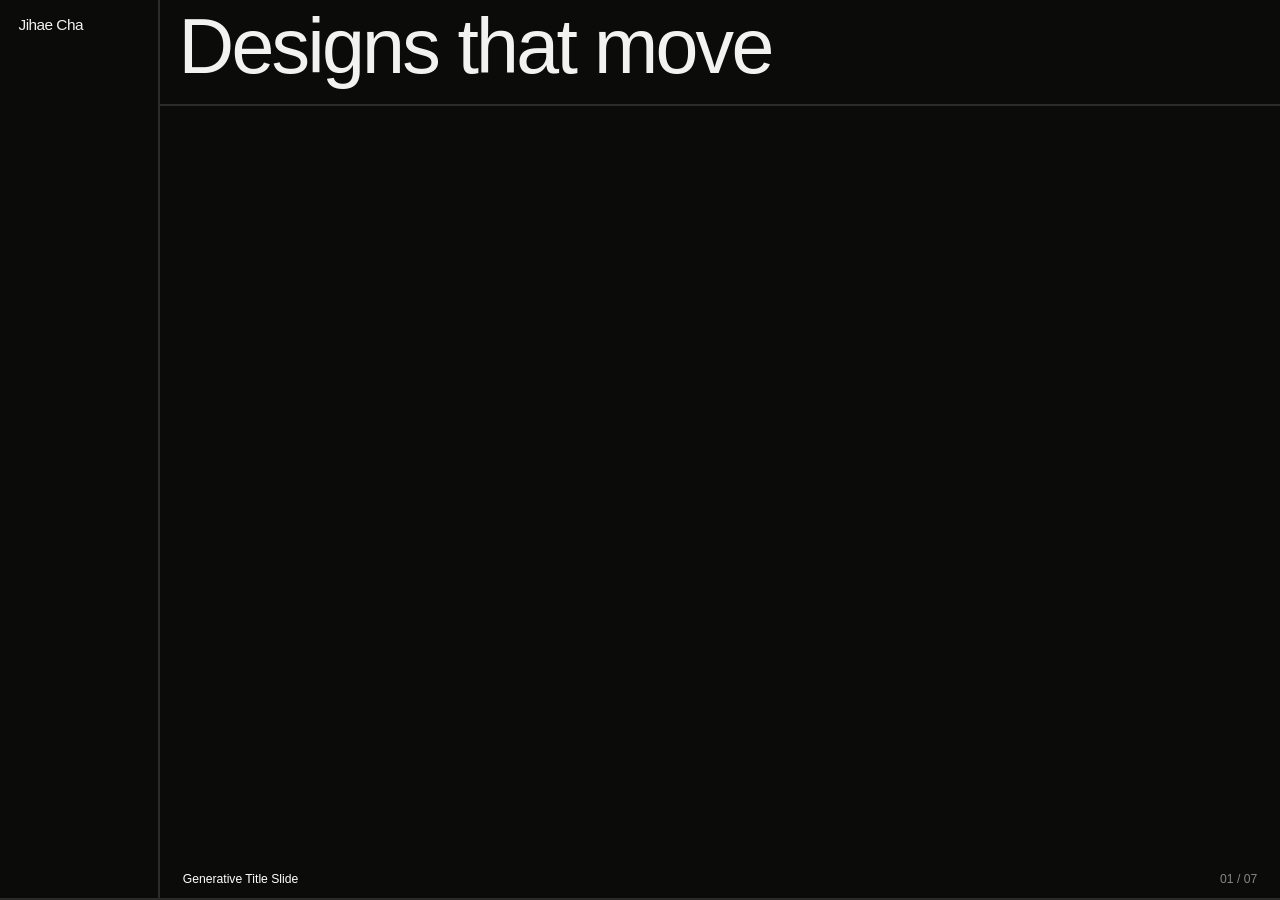
<file: index.html>
<!DOCTYPE html>
<html lang="en" data-theme="dark" data-mode="even" class="on-landing">
<head>
<meta charset="utf-8">
<meta name="viewport" content="width=device-width, initial-scale=1">
<!-- link preview: the landing's first screen -->
<meta name="description" content="Jihae Cha, designer">
<meta property="og:title" content="Jihae Cha">
<meta property="og:description" content="Jihae Cha, designer">
<meta property="og:type" content="website">
<meta property="og:url" content="https://jihaecha.nl/">
<meta property="og:image" content="https://jihaecha.nl/media/og.png">
<meta property="og:image:width" content="1200">
<meta property="og:image:height" content="630">
<meta name="twitter:card" content="summary_large_image">
<meta name="twitter:image" content="https://jihaecha.nl/media/og.png">
<title>Jihae Cha</title>
<!-- tab icon: a square drawn as a line, like the site's grid, its corners slightly rounded. Dark on light tabs, light on dark ones -->
<link rel="icon" type="image/svg+xml" href="data:image/svg+xml,%3Csvg xmlns='http://www.w3.org/2000/svg' viewBox='0 0 32 32'%3E%3Cstyle%3Erect%7Bfill:none;stroke:%23121211%7D@media (prefers-color-scheme:dark)%7Brect%7Bstroke:%23f2f2f0%7D%7D%3C/style%3E%3Crect x='4' y='4' width='24' height='24' rx='4' stroke-width='2.5'/%3E%3C/svg%3E">
<link rel="preconnect" href="https://api.fontshare.com" crossorigin>
<link rel="stylesheet" href="https://api.fontshare.com/v2/css?f[]=switzer@300,400,500&display=swap">
<link rel="stylesheet" href="subpage/lock.css?v=2">
<style>

  :root{
    --rule:#e6e6e4;
    --rule-flash:#000000;
    --rule-on:#dcdcda;
    --rule-idle:#e6e6e4;
    --ink:#121211;
    --ink-soft:#8e8e89;
    --paper:#ffffff;
    --shot-bg:#f4f4f2;
    --split:38%;
    --tscale:1.12;   /* Shared, the starting mode: text a step larger (was 1) */
    --pad:clamp(1rem, 2.4vmin, 1.9rem);
    --move:520ms cubic-bezier(.22,.61,.36,1);
  }
:root.grid-on{ --rule:var(--rule-flash); }
  /* instant to full strength, then the 600ms ease below carries it back */
  .grid-on .strip{ transition:grid-template-columns var(--move), border-color 0ms; }
  .grid-on .cell{ transition:border-color 0ms; }

  [data-theme="dark"]{
    --rule:#2b2b29;
    --rule-flash:#ffffff;
    --rule-on:#3a3a38;
    --rule-idle:#2b2b29;
    --ink:#f2f2f0;
    --ink-soft:#7c7c78;
    --paper:#0b0b0a;
    --shot-bg:#171716;
  }
  *{ box-sizing:border-box; }
  html,body{ margin:0; background:var(--paper); color:var(--ink); }
  body{ font-family:"Switzer", "Helvetica Neue", system-ui, sans-serif; font-weight:400; -webkit-font-smoothing:antialiased; }

  .content{ height:100svh; overflow-y:scroll; }
  @supports not (height:100svh){ .content{ height:100vh; } }

  .band{
    min-height:100svh;

    display:grid;
    grid-auto-rows:minmax(0, 1fr);
  }
  .band--work{ grid-template-rows: 1fr; }   /* the project fills the whole band */
  @supports not (min-height:100svh){ .band{ min-height:100vh; } }

  .strip{
    display:grid;
    grid-template-columns:var(--t);
    border-bottom:var(--line) solid var(--rule);
    min-height:0;
    transition:grid-template-columns var(--move), border-color 600ms ease;
  }
  .cell{
    padding:var(--pad);
    border-right:var(--line) solid var(--rule);
    transition:border-color 600ms ease;
    min-width:0; min-height:0;
    overflow:hidden;
    container-type:inline-size;
    display:flex; flex-direction:column;
  }
  .cell:last-child{ border-right:0; }
  .cell > *{ max-width:100%; overflow-wrap:break-word; }

  /* Landing keeps its rules always */
  .band--landing .strip,
  .band--landing .cell{ border-color:var(--rule-idle); }
  .band--landing .strip:last-child{ border-bottom:0; }

  h1,h2{ margin:0; font-weight:500; letter-spacing:-.03em; }
  h1{ font-size:clamp(1.6rem, 13cqi, 4.5rem); line-height:.96; }
  h2{ font-size:calc(clamp(1.05rem, 7cqi, 4rem) * var(--tscale)); line-height:1.04;
      transition:font-size var(--move); }

  .tags{ font-size:calc(clamp(.7rem, 2.6cqi, 1rem) * var(--tscale)); color:var(--ink-soft);
         margin:.5rem 0 0; transition:font-size var(--move); }
  .lede{ font-size:calc(clamp(.82rem, 3.4cqi, 1.45rem) * var(--tscale)); line-height:1.6;
         margin:1.1rem 0 0; max-width:64ch; transition:font-size var(--move); }
  .meta{ font-size:clamp(.7rem, 2.6cqi, .8rem); color:var(--ink-soft); margin:0; }
  .note{ font-family:"Switzer", "Helvetica Neue", sans-serif; font-style:italic; font-weight:400;
         font-size:clamp(.75rem,3cqi,.92rem); color:var(--ink-soft); margin:.5rem 0 0; }
  a{ color:var(--ink); text-decoration:none; border-bottom:1px solid currentColor; }
  a:hover{ color:var(--ink-soft); }
  .push{ margin-top:auto; }

  .shot{ padding:var(--pad); }
  .shot--empty{ display:flex; align-items:flex-end; }
  .shot img, .shot video{ width:100%; height:100%; object-fit:cover; display:block; background:var(--shot-bg); }

  [data-mode="read"] .shot,
  [data-mode="even"] .shot{ display:flex; align-items:flex-start; justify-content:flex-start; }
  [data-mode="read"] .shot img,
  [data-mode="read"] .shot video,
  [data-mode="even"] .shot img,
  [data-mode="even"] .shot video{
    width:auto; height:auto;
    max-width:100%; max-height:100%;
    object-fit:contain;
  }

  /* every project uses the same proportions as Generative Title Slide:
     same column split, same 16:9 image box */
  .band--work .strip:first-child{
    grid-template-columns:calc(var(--split) * 0.8) 1fr !important;
  }
  .shot img, .shot video{ aspect-ratio:16 / 9; }
  [data-mode="read"] .shot img,
  [data-mode="read"] .shot video,
  [data-mode="even"] .shot img,
  [data-mode="even"] .shot video,
  [data-mode="look"] .shot img,
  [data-mode="look"] .shot video{
    width:100%;
    height:auto;
    max-height:100%;
    object-fit:cover;
  }

  .ratio{
    position:fixed; z-index:30; bottom:var(--pad); left:50%;
    transform:translateX(-50%); display:flex;
    border:1px solid var(--ink); background:var(--paper);
  }
  .ratio button{
    appearance:none; background:transparent; border:0;
    border-right:1px solid var(--ink); padding:.45rem .85rem;
    font:inherit; font-size:12px; color:var(--ink); cursor:pointer;
  }
  .ratio button:last-child{ border-right:0; }
  /* every option looks the same: dark box, light outline and text, no filled state */
  .ratio button[aria-pressed="true"]{ background:transparent; color:var(--ink); }

  /* the menu stays out of the landing and arrives once the work is scrolled into view */
  .ratio{ transition:opacity .45s ease, translate .45s cubic-bezier(.2,.7,.2,1), visibility 0s linear 0s; }
  .on-landing .ratio{ opacity:0; translate:0 12px; visibility:hidden; pointer-events:none;
    transition:opacity .3s ease, translate .3s ease, visibility 0s linear .3s; }

  /* ---- Image / Shared / Text: one control in place of the old buttons ----
     The three old buttons stay in the page, hidden, so saving and the grid
     flash still happen through them. */
  .ratio .dialbtn{ display:none; }
  .dial{ position:relative; touch-action:none; outline:none; user-select:none; cursor:ew-resize; }
  .dial:focus-visible{ box-shadow:0 0 0 2px var(--paper), 0 0 0 4px var(--ink); }
  /* the menu is three ruled cells; no outer box: their own edges are the frame */
  .ratio{ border:0 !important; background:transparent !important; }
  /* small at rest: three slim cells, no names. Hover (or focus, or drag) and it opens
     to the full version; leave and it folds back */
  .dial--cells{ width:150px; height:20px; transition:width .38s cubic-bezier(.45,0,.2,1), height .38s cubic-bezier(.45,0,.2,1); }
  .dial--cells.open{ width:290px; height:40px; }
  .dial--cells .c span{ opacity:0; transition:opacity .2s ease; }
  .dial--cells.open .c span{ opacity:1; transition:opacity .25s ease .15s; }
  .dial--cells .c{ position:absolute; top:0; height:100%; box-sizing:border-box; background:var(--paper);
    border:var(--line) solid var(--rule-on); display:flex; align-items:center; justify-content:center; overflow:hidden; font-style:normal;
    cursor:pointer; }
  .dial--cells .c span{ font-size:12px; color:var(--ink-soft); white-space:nowrap; }
  .dial--cells .c.on span{ color:var(--ink); }
  .dial--cells .c.lead{ z-index:1; }
  /* hovered (or focused, or held while dragging): every line and every name goes white */
  .dial--cells .c{ transition:border-color .25s ease; }
  .dial--cells .c span{ transition:opacity .2s ease, color .25s ease; }
  .dial--cells:hover .c, .dial--cells:focus-visible .c, .dial--cells.held .c, .dial--cells.demo .c{ border-color:var(--rule-flash); }
  .dial--cells:hover .c span, .dial--cells:focus-visible .c span, .dial--cells.held .c span, .dial--cells.demo .c span{ color:var(--rule-flash); }
  /* the menu sits at the bottom centre, opening out from the middle */
  .ratio{ left:50% !important; transform:translateX(-50%) !important; }
  .dial--cells:not(.open){ width:112px; }   /* smaller when folded: the long cell shrinks with it */
  /* the hint, in the site's label style, just above the menu */
  .menu-hint{ position:fixed; z-index:31; transform:translateX(-50%); font-size:15px; font-weight:500; color:var(--rule-flash); padding:.3rem .65rem; white-space:nowrap;
              /* frosted glass: whatever is behind shows through, blurred, instead of a solid block */
              background:color-mix(in srgb, var(--paper) 35%, transparent);
              -webkit-backdrop-filter:blur(28px) saturate(1.4); backdrop-filter:blur(28px) saturate(1.4);
              padding:.45rem .8rem;
              translate:0 calc(-100% + 6px); opacity:0; pointer-events:none; transition:opacity .35s ease, translate .35s cubic-bezier(.45,0,.2,1); }
  .menu-hint.on{ opacity:1; translate:0 -100%; }   /* above the bar, lined up with its left edge */
  button:focus-visible, a:focus-visible{ outline:2px solid var(--ink); outline-offset:3px; }

  [data-mode="read"] .cell{ overflow-y:auto; }

  /* Read sets its own sizes rather than multiplying the base scale,
     so the clamp ceilings can't flatten the difference. */
  [data-mode="read"] h2{ font-size:clamp(2.2rem, 10cqi, 7rem); line-height:1; }
  [data-mode="read"] .lede{ font-size:clamp(1.15rem, 4.8cqi, 2.3rem); line-height:1.4; }
  [data-mode="read"] .tags{ font-size:clamp(.85rem, 2.8cqi, 1.15rem); }

  @media (max-width:760px){
    .strip{ grid-template-columns:1fr !important; }
    .cell{ border-right:0; border-bottom:var(--line) solid var(--rule); }
    .cell:last-child{ border-bottom:0; }
    .band--landing .cell{ border-color:var(--rule-idle); }
  }
  @media (max-height:520px){
    .content{ scroll-snap-type:none; }
    .band{ min-height:auto; }
  }
  @media (prefers-reduced-motion: reduce){ .strip,.cell{ transition:none; } }

  /* 19 defines this; the base file does not, so the row gap collapsed */
  :root{ --gap:clamp(1.5rem, 4vw, 4.5rem); }
  /* the weight of every grid line on the site */
  :root{ --line:2px; }

  /* the landing lives in its own frame so its styles and the page's never collide */
  .band--landing{ position:relative; display:block; border-bottom:var(--line) solid var(--rule); }   /* quiet, like the landing lines above it and the works below */
  /* while Jihae Cha is open, the line under the landing is full white, like the panel's other lines */
  .band--landing{ transition:border-color .6s ease; }
  .jihae-open .band--landing{ border-bottom-color:var(--ink); }

  /* the beat between landing and work: the landing's rule above it,
     the first project's rule below it, so no line is left hanging */
  .interlude{
    min-height:72svh; scroll-snap-align:none;   /* more room: a held pause between the landing and the work */
    display:flex; flex-direction:column; justify-content:space-between; gap:3rem;
    padding:calc(var(--pad) * 5) var(--pad) 0;
  }
  /* a quiet note: small, light, stepped back */
  .interlude__text{
    margin:0; max-width:46ch; color:var(--ink); opacity:.55;
    font-size:clamp(.95rem, 1.05vw, 1.15rem); line-height:1.4; letter-spacing:-.005em; font-weight:300;
  }
  .interlude__mark{
    display:flex; justify-content:space-between; align-items:flex-end;
    padding-bottom:.7rem; font-size:15px; font-weight:500; color:var(--ink-soft);
  }
  .interlude__mark span:last-child{ font-variant-numeric:tabular-nums; }
  .interlude + .band--work{ border-top:var(--line) solid var(--rule); }
  .landing-frame{ position:absolute; inset:0; width:100%; height:100%; border:0; display:block; background:var(--paper); }
  /* a small arrow at the foot of the landing: it scrolls, there is more below */
  .landing__down{ position:absolute; left:50%; bottom:calc(var(--pad) * 1.2); translate:-50% 0; z-index:2; appearance:none; background:none; border:0; padding:.6rem; color:var(--ink); cursor:pointer; }
  .landing__down:hover{ color:var(--ink); }
  .landing__down svg{ display:block; width:22px; height:22px; fill:none; stroke:currentColor; stroke-width:2; stroke-linecap:round; stroke-linejoin:round; animation:landing-down 1.8s cubic-bezier(.45,0,.2,1) infinite; }
  @keyframes landing-down{ 0%,100%{ transform:translateY(-3px); opacity:.45; } 50%{ transform:translateY(5px); opacity:1; } }
  @media (prefers-reduced-motion: reduce){ .landing__down svg{ animation:none; } }
  /* it waits until the landing has opened its first panel */
  .landing__down{ opacity:0; pointer-events:none; transition:opacity .8s ease; }
  .landing-open .landing__down{ opacity:1; pointer-events:auto; }
  /* shown once: it fades out after a few beats, or as soon as the page is scrolled */
  .landing-hinted .landing__down{ opacity:0; pointer-events:none; transition:opacity 1.2s ease; }
  @media (max-aspect-ratio:4/5){ .jihae-open .landing__down{ opacity:0; pointer-events:none; transition:opacity .3s ease; } }   /* phones: with Jihae Cha open, Designs' row is too short to hold the hint */
  .landing__down{ display:flex; flex-direction:column; align-items:center; gap:.5rem; font:inherit; font-size:13px; letter-spacing:.01em; }
  .landing__hint{ white-space:nowrap; font-weight:500; }

  /* the section after the landing: the Jihae Cha panel, full width, with the work mark under it */
  .interlude--about{ min-height:100svh; padding:0; gap:0; }
  .interlude--about .about-frame{ display:block; width:100%; flex:1; min-height:calc(100svh - 3.2rem); border:0; background:var(--paper); }
  .interlude--about .interlude__mark{ padding:0 var(--pad) .7rem; border-top:var(--line) solid var(--ink); padding-top:.9rem; }

  /* ---- after the landing: a breath, then a short statement (agency-homepage style) ---- */
  .intro{ min-height:100svh; padding:0; gap:0; display:grid; grid-template-rows:1fr auto; grid-template-columns:100%; justify-content:stretch; }
  .intro__body{ align-self:start; padding:calc(var(--pad) * 3) var(--pad) calc(var(--pad) * 4); max-width:min(980px, 92vw); }
  .intro__lede{ margin:0; font-weight:400; font-size:clamp(1.3rem, 2.5vw, 2.4rem); line-height:1.15; letter-spacing:-.025em; color:var(--ink);
      transition:letter-spacing 1.6s cubic-bezier(.45,0,.2,1), opacity 1.2s ease; }
  /* crowded until it scrolls into view, then given room */
  .intro:not(.seen) .intro__lede{ letter-spacing:-.075em; opacity:.35; }
  /* "More about Jihae": soft at rest, no underline (the arrow marks the link);
     on hover it turns full and is pushed aside, like the links in the landing */
  .intro__more{ display:inline-block; margin-top:2.2rem; font-size:18px; color:var(--ink-soft); text-decoration:none; border-bottom:0;
    transition:color .3s ease, padding .3s cubic-bezier(.25,1,.45,1); }
  .intro__more:hover, .intro__more:focus-visible{ color:var(--ink); padding-left:.5em; }
  .intro__facts{ margin:0; display:grid; grid-template-columns:repeat(3, 1fr); border-top:var(--line) solid var(--rule); }
  .intro__facts div{ padding:var(--pad); border-right:var(--line) solid var(--rule); }
  .intro__facts div:last-child{ border-right:0; }
  .intro__facts dt{ font-size:12px; color:var(--ink-soft); margin-bottom:.4rem; }
  .intro__facts dd{ margin:0; font-size:14px; color:var(--ink); }
  .intro .interlude__mark{ padding:.9rem var(--pad) .7rem; }   /* no line above "Selected work" */
  @media (max-width:700px){ .intro__facts{ grid-template-columns:1fr; } .intro__facts div{ border-right:0; border-bottom:var(--line) solid var(--rule); } }
  @media (prefers-reduced-motion: reduce){ .intro:not(.seen) .intro__lede{ letter-spacing:-.025em; opacity:1; } }
  @media (max-width:760px){   /* phones: the statement a step larger, so it reads as the page's voice, not a caption */
    .intro__lede{ font-size:clamp(1.6rem, 7vw, 2rem); line-height:1.18; }
    .intro__more{ font-size:19px; }
  }

  /* "View project" sits right under the project's image */
  .band--work .shot{ flex-direction:column; }
  .shot-link{ margin:.9rem 0 0; flex:none; }

  /* the way into the project, on hover: the reel reaches the grid. Its cell gives up the gap on
     the left and above, so the reel grows out until it meets the divider and the line above;
     the grid itself never moves, and the room under it stays. "View more" then arrives in the
     corner they meet at, a small tab whose two edges are grid lines too.
     THIS VERSION: see the block below — here the reels rest against the lines. */
  .band--work .reel{ position:relative; width:100%; min-height:0; display:flex; flex-direction:column; }
  .shot-link a{ border-bottom:0; color:inherit; }
  .shot-link a span{ display:inline-block; transition:translate .3s ease; }
  .shot-link .lock-ico{ width:.8em; height:.8em; margin-right:.4em; vertical-align:-.05em; fill:none; stroke:currentColor; stroke-width:1.6; stroke-linecap:round; }
  .shot-link a:hover{ color:inherit; }
  .shot-link a:hover span, .shot-link a:focus-visible span{ translate:4px 0; }
  .band--work .reel .shot-link{
    position:absolute; z-index:2; left:0; top:0; margin:0;
    padding:.6em .95em; font-size:clamp(14px, 1.2vw, 18px); font-weight:400; line-height:1.05; letter-spacing:-0.01em; white-space:nowrap;
    color:var(--ink);
    /* the page colour let partly through, so over light footage it reads as a tint, not a block */
    background:color-mix(in srgb, var(--paper) 62%, transparent);
    -webkit-backdrop-filter:blur(8px); backdrop-filter:blur(8px);
    border-right:var(--line) solid var(--rule); border-bottom:var(--line) solid var(--rule);
    opacity:0; transition:opacity .3s ease, border-color 600ms ease;
    pointer-events:none;   /* the reel itself takes the click */
  }
  .band--work .reel .shot-link a{ pointer-events:auto; }
  html:not(.scrolling) .band--work .shot:hover .shot-link, html:not(.scrolling) .band--work .shot:focus-within .shot-link{ opacity:1; transition:opacity .3s ease .3s, border-color 600ms ease; }   /* once the lines have arrived */
  .band--work .strip:first-child > .cell{ transition:border-color 600ms ease, padding var(--move); }
  .grid-on .band--work .strip:first-child > .cell{ transition:border-color 0ms, padding var(--move); }
  /* THIS VERSION, at rest (no hover needed): every reel already meets its grid lines. The divider keeps
     the original split for every project, so the grid lines up down the page and text and image keep
     their original proportion; the reel's cell gives up its gap on the left and above, so the reel
     reaches the divider and the line above. Hovering only brings up "View more". */
  @media (min-width:761px){
    html:not([data-mode="grid"]) .band--work .strip:first-child > .shot{ padding-left:0; padding-top:0; }
  }
  /* hover, in this version ("steady push"): the project grows as before, its picture reaching two gaps
     further left over the text and two gaps further down, the divider sliding with it. But the grid
     never changes: the reel is laid out that much bigger from the start, the extra hidden by a
     clip-path that opens on hover, and the divider is a line that slides with a transform. So the
     text never re-wraps and nothing moves under a still cursor. The row's .hot is set by the
     hover-intent script below the grid, from the picture's visible area. */
  @media (hover:hover) and (min-width:761px){
    html:not([data-mode="grid"]) .band--work .strip:first-child{ --grow:calc(var(--pad) * 2); --hover:500ms cubic-bezier(.22,1,.36,1); }
    html:not([data-mode="grid"]) .band--work .strip:first-child > .shot{ position:relative; overflow:visible; z-index:1;
      padding-bottom:calc(clamp(110px, 20svh, 260px) - var(--grow)); }   /* the reel already reaches into the room below; the clip hides it */
    html:not([data-mode="grid"]) .band--work .strip:first-child > .shot > .reel{
      margin-left:calc(var(--grow) * -1);
      clip-path:inset(0 0 calc(var(--grow) * (1 - var(--g, 0))) calc(var(--grow) * (1 - var(--g, 0)))); }   /* --g, 0 at rest to 1 grown, is stepped by the hover script frame by frame */
    /* the text keeps a fixed measure, narrower by the reach, so the picture
       only ever covers empty space and the lines never re-wrap */
    html:not([data-mode="grid"]) .band--work .strip:first-child > .cell:first-child{ border-right-color:transparent; }
    html:not([data-mode="grid"]) .band--work .strip:first-child > .cell:first-child > *{ max-width:calc(100% - var(--grow)); }   /* the type keeps its size: the cell, which sizes it, stays as wide */
    /* the divider that travels, standing in for the text cell's own rule (hidden while the rounding
       outlines are drawn: they trace the moved divider themselves) */
    html.rounding .band--work .strip:first-child > .shot::before{ visibility:hidden; }
    html:not([data-mode="grid"]) .band--work .strip:first-child > .shot::before{ content:""; position:absolute; z-index:3; top:0; bottom:0; left:calc(var(--line) * -1);
      border-left:var(--line) solid var(--rule); transform:translateX(calc(var(--grow) * -1 * var(--g, 0))); transition:border-color 600ms ease; pointer-events:none; }
    /* picture, divider and rounded outline all read the one --g, set in one frame: they cannot drift */
    html.lock-open .band--work .strip:first-child{ --g:0 !important; }
    .band--work .reel::after{ content:""; position:absolute; inset:0; z-index:1; background:#000; opacity:0; pointer-events:none; transition:opacity var(--hover, 500ms cubic-bezier(.22,1,.36,1)); }
    html:not(.lock-open) .band--work .strip.hot .reel::after{ opacity:.45; }   /* a dark veil, so the white "View more" reads over light footage */
    .band--work .reel .shot-link{ left:50%; top:50%; translate:-50% -50%; padding:0;
      background:none; -webkit-backdrop-filter:none; backdrop-filter:none; border:0;
      color:#fff; text-shadow:0 1px 14px rgba(0,0,0,.4);
      font-size:clamp(16px, 1.8vw, 30px); font-weight:500; letter-spacing:-.02em; }
    .band--work .reel .shot-link{ transition:opacity var(--hover, 500ms cubic-bezier(.22,1,.36,1)); }
    .band--work .shot:hover .shot-link{ opacity:0; }   /* "View more" follows the row's hover intent, not the raw hover */
    html:not(.lock-open) .band--work .strip.hot .shot .shot-link{ opacity:1; }
  }
  /* phones and touch screens keep the original link: "View more", small and grey, under the reel */
  @media (hover:none), (max-width:760px){
    .band--work .reel .shot-link{ position:static; flex:none; margin:.9rem 0 0; padding:0;
      font-size:var(--fs-meta); letter-spacing:normal; color:var(--ink-soft);
      background:none; -webkit-backdrop-filter:none; backdrop-filter:none; border:0;
      opacity:1; transition:none; pointer-events:auto; }
    .band--work .reel .shot-link a:hover{ color:var(--ink); }
  }
  @media (prefers-reduced-motion: reduce){
    .band--work .strip:first-child, .band--work .strip:first-child > .cell{ transition:border-color 600ms ease; }
    .band--work .strip:first-child > .shot > .reel{ clip-path:inset(0 0 calc(var(--pad) * 2) 0) !important; margin:0 !important; }   /* no growing: only the veil and "View more" fade */
    .band--work .strip:first-child > .shot::before{ display:none; }
  }

  /* Look: title and tags only, the project description stays hidden */
  [data-mode="look"] .band--work .lede{ display:none; }

  /* breathing room under each project ("View more" and the year), so one work doesn't run into the next */
  html:not([data-mode="grid"]) .band--work .strip:first-child > .cell{ padding-bottom:clamp(110px, 20svh, 260px); }

  /* with the empty row gone, each project's image grows to fill its cell down to the band's line */
  @media (min-width:701px){
    html[data-mode="even"] .band--work .shot img, html[data-mode="even"] .band--work .shot video,
    html[data-mode="read"] .band--work .shot img, html[data-mode="read"] .band--work .shot video{
      flex:1 1 auto; min-height:0; width:100%; height:auto; max-height:none; aspect-ratio:auto; object-fit:cover;
    }
    html[data-mode="even"] .band--work .reel, html[data-mode="read"] .band--work .reel{ flex:1 1 auto; }
  }

  /* the name panel's study, playing quietly in the lower right of the statement section */
  .intro{ position:relative; }
  .intro__study{ position:absolute; left:var(--pad);   /* lines up with the statement's left edge */ bottom:calc(3.4rem + var(--pad) * 2); width:min(30vw, 480px); height:min(32svh, 290px); opacity:.45;
      border:0; pointer-events:none; background:var(--paper); }
  @media (max-width:760px){ .intro__study{ position:relative; right:auto; bottom:auto; width:auto; height:42svh; margin:0 var(--pad) var(--pad); } }

  /* ===== Project text system, from the Figma "changed" frame (node 16:220) =====
     Switzer throughout the work rows. Title 27.48 Medium / 1.1 / -0.03em,
     tags + description + year + role + link all 13.35 Regular,
     ink-soft for everything except the title and the description. */
  .band--work{ font-family:"Switzer", "Helvetica Neue", system-ui, sans-serif; --fs-meta:13.35px; }
  /* the title keeps its original size */
  .band--work h2 .h2-sub{ display:block; }   /* the descriptor after the comma always starts its own line */
  .band--work .tags{
    font-weight:400; color:var(--ink-soft); line-height:normal;
    font-size:calc(clamp(.82rem, 3.4cqi, 1.45rem) * var(--tscale)); margin:.3rem 0 0;   /* same size as the description */
  }
  /* the description keeps its original size */
  .band--work .note{
    font-family:inherit; font-style:normal; font-weight:400; color:var(--ink-soft);
    font-size:calc(var(--fs-meta) * var(--tscale)); margin:.9rem 0 0;
  }
  /* year sits a held beat under the description, not pinned to the bottom */
  .band--work .meta{ font-weight:400; color:var(--ink-soft); line-height:normal;
    font-size:calc(var(--fs-meta) * var(--tscale)); }
  .band--work .cell > .meta.push{ margin-top:62px; }
  .band--work .cell > .meta.role{ margin-top:0; }
  /* Read keeps its own larger set, in the same proportions */
  [data-mode="read"] .band--work .lede{ font-size:clamp(1.15rem, 4.8cqi, 2.3rem); line-height:1.4; }
  [data-mode="read"] .band--work .tags{ font-size:clamp(1.15rem, 4.8cqi, 2.3rem); }

  /* ---- phones: each project stacks, its reel first, its words under it, View more last ----
     The split rule above is more specific than the general one-column rule, so it is
     undone here. A project is as tall as it needs, not a full screen. The reel's cell and
     its wrapper step aside (display:contents), so the reel, the words and the link lay out
     as one column in that order; taps still reach the cell as before. The menu chooses the
     balance and the order never changes: Image (where phones open) runs the reel edge to
     edge over a short caption, Shared keeps both at reading size, Text sets the words large
     under a smaller reel. */
  @media (max-width:760px){
    :root:not(.grid-on){ --rule:var(--rule-on); }
    /* the fixed name and menu icon sit on a band of page colour with a rule under it, so titles
       scrolling up pass beneath them instead of crossing them */
    body::before{ content:""; position:fixed; z-index:24; top:0; left:0; right:0;
      height:calc(var(--pad) * 2 + 20px); background:var(--paper); border-bottom:var(--line) solid var(--rule);
      pointer-events:none; transition:opacity .45s ease; }
    .on-landing body::before{ opacity:0; }
    html:has(.proj[data-open="true"]) body::before{ opacity:0; }
    /* the Text / Shared / Image menu sits on the left, on the same edge as the name and the captions */
    .ratio{ left:var(--pad) !important; transform:none !important; }   /* small screens and daylight lose the faintest grey: the lines a step stronger */
    .band--work .strip:first-child{ grid-template-columns:1fr !important; }
    html:not([data-mode="grid"]) .band--work{ min-height:auto; }
    html:not([data-mode="grid"]) .band--work .strip:first-child > .shot,
    html:not([data-mode="grid"]) .band--work .reel{ display:contents; }
    html:not([data-mode="grid"]) .band--work .reel video,
    html:not([data-mode="grid"]) .band--work .reel img{ order:1; width:calc(100% - var(--pad) * 2); margin:var(--pad) var(--pad) 0; }
    html:not([data-mode="grid"]) .band--work .strip:first-child > .cell:first-child{ order:2; padding:calc(var(--pad) * .8) var(--pad) 0; border-right:0; border-bottom:0; }
    html:not([data-mode="grid"]) .band--work .reel .shot-link{ order:3; margin:1rem var(--pad) clamp(56px, 12svh, 110px); }   /* then room before the next project */
    .band--work .cell > .meta.push{ margin-top:1.2rem; }

    [data-mode="even"] .band--work h2{ font-size:clamp(1.7rem, 8.4vw, 2.4rem); }
    [data-mode="even"] .band--work .lede{ font-size:16px; line-height:1.55; }
    [data-mode="even"] .band--work .tags{ font-size:14px; }

    html[data-mode="read"] .band--work .reel video, html[data-mode="read"] .band--work .reel img{ width:72%; }   /* the words lead, the reel steps back */

    /* Image: the reel edge to edge, meeting the line above, then a caption —
       title / categories / "Internship, CLEVER°FRANKE, 2026" at one size and one leading, then View more */
    html[data-mode="look"] .band--work .reel video, html[data-mode="look"] .band--work .reel img{ width:100%; margin:0; }
    [data-mode="look"] .band--work h2{ font-size:clamp(1.3rem, 6vw, 1.8rem); }
    html[data-mode="look"] .band--work .strip:first-child > .cell:first-child{ display:flex; flex-direction:row; flex-wrap:wrap; align-items:baseline; }   /* flex, so no stray space sneaks in before the comma */
    html[data-mode="look"] .band--work .cell:first-child > h2,
    html[data-mode="look"] .band--work .cell:first-child > .tags{ flex:0 0 100%; }
    html[data-mode="look"] .band--work .cell:first-child > .tags{ margin:.5rem 0 0; }
    html[data-mode="look"] .band--work .cell > .meta.push,
    html[data-mode="look"] .band--work .cell > .meta.role{ display:block; margin:0; }
    html[data-mode="look"] .band--work .cell > .meta.push:has(+ .meta.role)::after{ content:",\00a0"; }   /* only when a second line follows: a lone year (Monell, Slash) takes no comma */
    html[data-mode="look"] .band--work .cell:first-child > .tags,
    html[data-mode="look"] .band--work .cell > .meta.push,
    html[data-mode="look"] .band--work .cell > .meta.role{ font-size:14px; line-height:1.4; color:var(--ink-soft); }   /* Image would scale these to about 10px here */
    html[data-mode="look"] .band--work .reel .shot-link{ margin:1.1rem var(--pad) clamp(40px, 8svh, 72px); font-size:14px; }
  }

  /* ---- footer: an invitation, then a row of ways to get in touch ---------------------
     The Experience grid's idea, calm: the box you reach for takes more room and the others
     give way, on its gentle push. Nothing moves until you point at it. */
  .site-foot{
    position:relative; z-index:1; background:var(--paper);
    border-top:var(--line) solid var(--rule);
    font-size:16px; line-height:normal; color:var(--ink-soft);
  }
  .band--work + .site-foot{ border-top:0; }   /* the last project's own rule already sits above it */
  /* the invitation is one of the boxes */
  .site-foot__cell.site-foot__say{ white-space:nowrap; }   /* always the same three lines: it only scales, never rewraps */
  .site-foot__say b{ font-size:clamp(18px, 1.6vw, 24px); line-height:1.3; }
  /* the sign-off: a thin row of its own under everything, a line on top */
  .site-foot__copy{ margin:calc(var(--line) * -1) 0 0; padding:calc(var(--pad) * .9) var(--pad) calc(var(--pad) * .9 + 3rem);   /* room under it for the fixed menu */
    border-top:var(--line) solid var(--rule); font-size:13px; color:var(--ink-soft); position:relative; }   /* lifted one line so its rule and the boxes' bottom edges are the same line, not two */
  .site-foot__row{
    --push:cubic-bezier(.45,0,.25,1);
    display:grid; grid-template-columns:1fr 1fr 1fr; height:max(320px, 32svh);   /* fixed: tall enough for the largest hover text, so growing words never move the row (or anyone's text) */
    transition:grid-template-columns .9s var(--push);
  }
  .site-foot__row:has(> :nth-child(1):hover){ grid-template-columns:2.2fr 1fr 1fr; }
  .site-foot__row:has(> :nth-child(2):hover){ grid-template-columns:1fr 2.2fr 1fr; }
  .site-foot__row:has(> :nth-child(3):hover){ grid-template-columns:1fr 1fr 2.2fr; }
  .site-foot__cell{ margin:calc(var(--line) * -1) 0 0 calc(var(--line) * -1); min-width:0; white-space:nowrap; position:relative;
    overflow:hidden; border-radius:var(--r, 0px); transition:border-radius .9s var(--push);   /* its words are clipped by its own outline */
    display:flex; flex-direction:column; justify-content:space-between; gap:1rem;
    padding:var(--pad) var(--pad) calc(var(--pad) * 2);
    color:var(--ink); text-decoration:none; }
  a.site-foot__cell, a.site-foot__cell:hover{ border:0; color:var(--ink); }   /* not the site's link underline (as a rounded box it bent into a white arc) or its grey hover */
  /* each box draws its own outline, laid over its neighbour's on the shared side, so at rest they
     read as one ruled row; when a box takes over, the corners round (set by the script below) */
  .site-foot__cell::before{ content:""; position:absolute; pointer-events:none;
    inset:0; border:var(--line) solid var(--rule); border-radius:inherit;
    transition:border-radius .9s var(--push, cubic-bezier(.45,0,.25,1)); }
  .site-foot__cell small{ font-size:13px; color:var(--ink-soft); }
  .site-foot__cell b{ font-weight:400; font-size:clamp(18px, 1.6vw, 24px); letter-spacing:-.01em; }
  .site-foot__cell b span{ display:inline-block; transition:translate .9s var(--push); }
  a.site-foot__cell:hover b span{ translate:6px 0; }
  /* the box that takes over fills its frame with its words, scaled as one piece from their bottom left */
  /* the words scale through a registered number, --t, rather than a transform transition: that
     keeps their growth on the page's own clock, frame for frame with the box widening. Handed to
     the graphics card, the two drifted apart and the words shook as the box's edge slid */
  @property --t{ syntax:'<number>'; inherits:false; initial-value:0; }
  .site-foot__cell b{ display:block; width:max-content; transform-origin:0 100%; --t:0; transition:--t .9s var(--push); }
  @media (hover:hover) and (min-width:761px){
    /* drawn once at the big size and shown scaled down at rest: growing is then only ever a
       sharp image settling to full size, so the letters stay steady instead of shimmering.
       Out of the flow, so the big type never sizes the box. --big, --bigs, --k, --ks from the script */
    .site-foot__cell b{ position:absolute; left:var(--pad); bottom:calc(var(--pad) * 2);
      font-size:var(--big, 120px); transform:scale(calc(1 / var(--k, 5) + (1 - 1 / var(--k, 5)) * var(--t))); }
    .site-foot__say b{ font-size:var(--bigs, 56px); transform:scale(calc(1 / var(--ks, 2.4) + (1 - 1 / var(--ks, 2.4)) * var(--t))); }
    .site-foot__cell:hover b{ --t:1; }
    a.site-foot__cell:hover b span{ translate:12px 0; }
  }
  a.site-foot__cell:focus-visible{ outline:1px solid currentColor; outline-offset:-6px; }
  @media (prefers-reduced-motion: reduce){ .site-foot__row, .site-foot__cell b, .site-foot__cell b span{ transition:none; } }
  /* phones and touch: a plain list, one ruled row each, nothing moves */
  @media (max-width:760px), (hover:none){
    .site-foot__row, .site-foot__row:has(> *:hover){ grid-template-columns:1fr; height:auto; }
    .site-foot__cell{ border-bottom:var(--line) solid var(--rule); padding:calc(var(--pad) * 1.2) var(--pad); flex-direction:row; align-items:baseline; }
    .site-foot__cell::before{ display:none; }
    .site-foot__cell{ margin:0; border-radius:0; }
    .site-foot__cell:last-child{ border-bottom:0; }
  }

  /* ---- top right: About and the light/dark icon ------------------------------------
     The mirror of the name on the left: same face, size and weight, same distance from
     the top and side, same inverting blend, same arrival once the landing has gone. */
  .top-nav{
    position:fixed; z-index:25; top:var(--pad); right:var(--pad);
    display:flex; align-items:center; gap:20px;
    color:#fff; mix-blend-mode:difference;
    font-family:"Switzer", "Helvetica Neue", Helvetica, Arial, sans-serif;
    font-weight:400; font-size:20px; line-height:1; letter-spacing:-.01em;
    opacity:0; visibility:hidden; translate:0 -8px;
    transition:opacity .3s ease, translate .3s ease, visibility 0s linear .3s;
  }
  html:not(.on-landing) .top-nav{ opacity:1; visibility:visible; translate:0 0;
    transition:opacity .45s ease, translate .45s cubic-bezier(.2,.7,.2,1); }
  .top-nav a{ color:inherit; text-decoration:none; border:0; transition:opacity .2s ease;
    font-size:16px; translate:0 2px; }   /* nudged down onto the name's baseline; a step under the name, so the word and the icon together weigh the same as "Jihae Cha" */
  .theme{ appearance:none; background:none; border:0; padding:0; margin:0; color:inherit; cursor:pointer;
    display:flex; align-items:center; justify-content:center; width:20px; height:20px; transition:opacity .2s ease;
    margin-right:-1.7px;
    translate:0 1.5px; }   /* optical: centred by numbers it reads high next to lowercase letters, so it drops a little */   /* the icon's drawn edge, not its box, sits on the right margin, mirroring the name on the left */
  .theme svg{ width:20px; height:20px; display:block; fill:none; stroke:currentColor; stroke-width:1.7; stroke-linecap:round; stroke-linejoin:round; }
  .top-nav a:hover, .theme:hover{ opacity:.55; }
  html:not([data-mode="read"]) .nav-exp{ display:none; }   /* Experiments waits in the background: the menu offers it only in Read */
  .top-nav a:focus-visible, .theme:focus-visible{ outline:1px solid currentColor; outline-offset:4px; }
  /* phones: About, Contact and the theme fold into three lines; they open a full-screen menu set in the
     landing's light headline type, each item on its own ruled row */
  .menu-btn, .menu-panel{ display:none; }
  @media (max-width:760px){
    .top-nav > a, .top-nav > .theme{ display:none; }
    .menu-btn{ position:relative; display:flex; flex-direction:column; justify-content:center; gap:5px; width:24px; height:20px; padding:0; margin:0;
      background:none; border:0; color:inherit; cursor:pointer; }
    .menu-btn::after{ content:""; position:absolute; inset:-12px; }   /* a thumb-sized touch area */
    .menu-btn i{ display:block; height:1.7px; background:currentColor; border-radius:1px;
      transition:transform .35s cubic-bezier(.7,0,.15,1), opacity .2s ease; }
    .menu-open .menu-btn i:nth-child(1){ transform:translateY(6.7px) rotate(45deg); }
    .menu-open .menu-btn i:nth-child(2){ opacity:0; }
    .menu-open .menu-btn i:nth-child(3){ transform:translateY(-6.7px) rotate(-45deg); }
    .menu-btn:focus-visible{ outline:1px solid currentColor; outline-offset:6px; }
    .menu-panel{ position:fixed; inset:0; z-index:24; color:var(--ink);   /* under the nav, so the lines stay on top as the close */
      background:color-mix(in srgb, var(--paper) 72%, transparent);   /* the page shows through, softened, rather than a solid black */
      -webkit-backdrop-filter:blur(18px); backdrop-filter:blur(18px);
      display:flex; flex-direction:column; justify-content:flex-end; padding:var(--pad) var(--pad) calc(var(--pad) * 2 + 3rem);
      font-family:"Switzer", "Helvetica Neue", Helvetica, Arial, sans-serif;
      opacity:0; visibility:hidden; transition:opacity .35s ease, visibility 0s linear .35s; }
    .menu-open .menu-panel{ opacity:1; visibility:visible; transition:opacity .35s ease; }
    .menu-panel a, .menu-panel button{ display:block; width:100%; text-align:left; background:none; border:0; border-top:var(--line) solid var(--rule);
      color:var(--ink); font:inherit; font-weight:300; font-size:clamp(40px, 12vw, 56px); letter-spacing:-.035em; line-height:1;
      padding:.3em 0 .25em; text-decoration:none; cursor:pointer; }
    .menu-panel button{ font-size:18px; letter-spacing:-.01em; color:var(--ink-soft); padding:1em 0; }
  }
  /* ---- the name as the home logo ------------------------------------------------
     Just JIHAE CHA, no cell and no line. It sits on the same left edge as the bottom menu
     (var(--pad)), so the two fixed corners line up. Drawn with mix-blend-mode:difference,
     so it stays readable over anything that scrolls under it: light over dark text and
     pictures, dark in light mode. It arrives once the landing has gone, on the same beat
     as the bottom menu, and takes you back to the landing. */
  .stuck-name{
    position:fixed; z-index:25;
    top:var(--pad); left:var(--pad);
    font-family:"Switzer", "Helvetica Neue", Helvetica, Arial, sans-serif;
    font-weight:400; font-size:20px; line-height:1; letter-spacing:-.01em;
    white-space:nowrap;
    color:#fff; mix-blend-mode:difference;
    text-decoration:none; border:0; cursor:pointer;
    opacity:0; visibility:hidden; translate:0 -8px;
    transition:opacity .3s ease, translate .3s ease, visibility 0s linear .3s, transform .2s ease;
  }
  html:not(.on-landing) .stuck-name{ opacity:1; visibility:visible; translate:0 0;
    transition:opacity .45s ease, translate .45s cubic-bezier(.2,.7,.2,1), transform .2s ease; }
  .stuck-name:hover, .stuck-name:focus-visible{ color:#fff; outline:0; }

  /* ---- the menu, from the sketch: a small project strip. Text on the left, the
     picture on the right, the page's white dividing line between them ---- */
  .dial--strip{ width:120px; height:24px; border-radius:0; overflow:hidden; box-sizing:border-box; display:grid; grid-template-columns:var(--sx,60px) 1fr;
    border:var(--line) solid var(--rule-on); background:var(--paper);
    transition:width .26s cubic-bezier(.45,0,.2,1), height .26s cubic-bezier(.45,0,.2,1), border-radius .26s ease; }
  .dial--strip.open{ width:228px; height:40px; border-radius:0; }
  .dial--strip .st{ border-right:var(--line) solid var(--rule-flash); padding:5px 6px 0 7px; overflow:hidden;
    display:flex; flex-direction:column; gap:2px; min-width:0; transition:padding .38s cubic-bezier(.45,0,.2,1), gap .38s cubic-bezier(.45,0,.2,1); }
  .dial--strip.open .st{ padding:10px 8px 0 10px; gap:4px; }
  .dial--strip .st b{ display:block; height:2px; background:var(--ink-soft); opacity:.6; }
  .dial--strip .si{ padding:4px; min-width:0; transition:padding .38s cubic-bezier(.45,0,.2,1); }
  .dial--strip.open .si{ padding:7px; }
  .dial--strip .si i{ display:block; height:100%; background:var(--rule-idle); }
    #dial.dial--strip:focus-visible{ box-shadow:none; outline:2px solid var(--rule-on); outline-offset:3px; }

  /* ---- the layout's name, shown only while the menu moves ---- */
  .dial-say{ position:fixed; z-index:68; pointer-events:none; height:22px; translate:0 -100%; }
  .dial-say span{ position:absolute; bottom:4px; font-size:13px; font-weight:500; white-space:nowrap; color:var(--rule-flash);
    transform:translateX(-50%); opacity:0; transition:opacity .35s ease, color .25s ease; }
  .dial-say.moving span{ opacity:1; transition:opacity .2s ease, color .25s ease; }
  .dial-say[data-v="C"] span{ color:var(--ink-soft); }
  .dial-say[data-v="C"] span.on{ color:var(--rule-flash); }
  /* in this version the names live above the menu, not inside its cells */
</style>
</head>
<body>

<a class="stuck-name" id="stuckName" href="#top" aria-label="Jihae Cha, back to the landing">Jihae Cha</a>
<nav class="top-nav" aria-label="Site">
  <a href="#about" id="navAbout">About</a>
  <a href="experiments/" id="navExp" class="nav-exp">Experiments</a>
  <button type="button" id="theme" class="theme" aria-pressed="false" aria-label="Switch to dark mode"></button>
  <button type="button" class="menu-btn" id="menuBtn" aria-label="Menu" aria-expanded="false" aria-controls="menuPanel"><i></i><i></i><i></i></button>
</nav>
<!-- phones: About, Experiments and the theme, behind the three lines -->
<nav class="menu-panel" id="menuPanel" aria-label="Menu">
  <a href="#about" data-go="navAbout">About</a>
  <a href="experiments/" class="nav-exp">Experiments</a>
  <button type="button" data-go="theme" id="menuTheme">Light mode</button>
</nav>

<main class="content">

  <!-- LANDING: updated (reels rest 10%, click to open) -->
  <section class="band band--landing">
    <script src="content/design-order.js"></script>
    <script>
    /* /design sends here with ?view=design: the work and the landing's thumbnails in the order from
       content/design-order.js. It holds while moving around the site; arriving at the plain address
       from outside is always the original */
    (function(){
      var asked=/[?&]view=design\b/.test(location.search), on=asked;
      try{
        var inside=document.referrer.indexOf(location.origin+'/')===0;
        if(asked) sessionStorage.setItem('jihae-view','design');
        else if(!inside && !location.hash) sessionStorage.removeItem('jihae-view');
        on=sessionStorage.getItem('jihae-view')==='design';
      }catch(e){}
      window.__designView=on;
      if(asked && history.replaceState) history.replaceState(null,'','/design'+location.hash);
    })();
    </script>
    <iframe class="landing-frame" title="Jihae Cha" srcdoc="&lt;!doctype html&gt;
&lt;html lang=&quot;en&quot;&gt;
&lt;head&gt;
&lt;meta charset=&quot;utf-8&quot;&gt;
&lt;meta name=&quot;viewport&quot; content=&quot;width=device-width, initial-scale=1, viewport-fit=cover&quot;&gt;
&lt;title&gt;Jihae Cha (small)&lt;/title&gt;
&lt;link href=&quot;https://api.fontshare.com/v2/css?f[]=switzer@300,400&amp;display=swap&quot; rel=&quot;stylesheet&quot;&gt;
&lt;style&gt;
  /* two panels, name | designs; the dividing line travels as each one takes over the screen */
  :root {
    --line: 2px;  /* the weight of every grid line */
    --bg: #0b0b0a;
    --fg: #f2f2f0;
    --muted: #8a8a85;
    --rule: #3a3a38;
    --grid: #2b2b29;   /* the grid lines: as quiet as the lines in the works below */
    --stripe: #1c1c1a;
    --font: &quot;Switzer&quot;, &quot;Helvetica Neue&quot;, Helvetica, Arial, sans-serif;
    --size: clamp(12px, 0.95vw, 16px);
    --lede: clamp(14px, 1.3vw, 22px);
    --big: clamp(72px, 15.5vw, 340px);
    --head: clamp(32px, 4.4vw, 84px);
    --pad: clamp(14px, 1.6vw, 28px);
    --ease: cubic-bezier(.7, 0, .15, 1);
    --t: .6s;   /* opening and closing a section, both quick */
    color-scheme: dark;
  }

  /* light mode, switched from the portfolio page */
  :root[data-theme=&quot;light&quot;] {
    --bg: #ffffff;
    --fg: #121211;
    --muted: #8e8e89;
    --rule: #e6e6e4;
    --grid: #e6e6e4;
    --stripe: #efefed;
    color-scheme: light;
  }

  html, body { height: 100%; }
  body {
    margin: 0; font-weight: 300; overflow: hidden;
    background: var(--bg); color: var(--fg);
    font-family: var(--font); -webkit-font-smoothing: antialiased;
  }

  .stage {
    height: 100%;
    display: grid;
    grid-template-columns: 1fr 1fr;
    transition: grid-template-columns var(--t) var(--ease), grid-template-rows var(--t) var(--ease);
  }
  .stage.s1 { grid-template-columns: 7fr 1fr; }
  .stage.s2 { grid-template-columns: 1fr 7fr; }

  .panel {
    position: relative; min-width: 0; min-height: 0; overflow: hidden;
    display: flex; flex-direction: column;
    cursor: pointer; outline: none;
  }
  /* every panel and grid cell carries its own full outline, so each can round on
     its own. The outer edges sit 1px past the screen and are cut off until a
     corner rounds in; shared edges overlap so they still read as one hairline. */
  .stage { overflow: hidden; }
  /* a panel&#x27;s outline is drawn on a layer above it, so rounding never cuts into its content */
  /* ---- arrival: the dividing line draws itself from top to bottom ----------------
     While it draws, the panels&#x27; own outlines are held back; once it reaches the
     bottom they take over and the drawn line is removed. */
  .drawline { position: fixed; z-index: 5; pointer-events: none; background: var(--grid);
    /* sits exactly where the panels&#x27; own dividing line is (set from the layout on load),
       so nothing shifts when they take over */
    left: calc(50% - var(--line)); top: 0; width: var(--line); height: 100%; transform: scaleY(0); transform-origin: top;
    animation: draw-down .55s cubic-bezier(.65, 0, .35, 1) .1s forwards; }
  @keyframes draw-down { to { transform: scaleY(1); } }
  .arriving .panel::after { border-color: transparent; }
  @media (max-aspect-ratio: 4/5) {   /* stacked panels: the line runs across, left to right */
    .drawline { left: 0; top: calc(50% - var(--line)); width: 100%; height: var(--line); transform: scaleX(0); transform-origin: left;
      animation-name: draw-across; }
    @keyframes draw-across { to { transform: scaleX(1); } }
  }
  @media (prefers-reduced-motion: reduce) { .drawline { display: none; } .arriving .panel::after { border-color: var(--grid); } }
  .panel::after {
    content: &#x27;&#x27;; position: absolute; inset: 0; z-index: 3; pointer-events: none;
    border: var(--line) solid var(--grid);
    border-radius: var(--r, 0px);
    transition: border-radius .5s cubic-bezier(.7, 0, .15, 1);
  }
  .panel.name { margin: calc(-1 * var(--line)) 0 calc(-1 * var(--line)) calc(-1 * var(--line)); }
  .panel.designs { margin: calc(-1 * var(--line)); }
  /* keyboard focus marker: only while someone is actually using the keyboard, so a
     click (or the page focusing a panel itself) never leaves a line under the name */
  .kbd .panel:focus-visible .head { text-decoration: underline; text-underline-offset: .12em; text-decoration-thickness: 1px; }

  .head {
    margin: 0; padding: var(--pad);
    font-weight: 300; font-size: var(--fs, var(--head));
    line-height: .95; letter-spacing: -0.035em;
    white-space: nowrap;
    /* the larger heading is raised so the tops of its capitals line up with the smaller one&#x27;s,
       which stays where it always was */
    padding-top: max(0px, calc(var(--pad) + var(--nudge, 0px)));
    transition: font-size var(--t) var(--ease), padding-top var(--t) var(--ease);
  }

  /* things that only exist in one state */
  .reveal { opacity: 0; transform: translateY(12px); transition: opacity .35s, transform .35s; }
  .s1 .name .reveal, .s2 .designs .reveal {
    opacity: 1; transform: none;
    transition: opacity .7s ease, transform .9s var(--ease);
    transition-delay: var(--d, .8s);
  }

  /* name panel: subtext is there immediately, no fade */
  .name .reveal, .s1 .name .reveal { transform: none; transition: none; }

  .lede {
    margin: auto 0 0; padding: 0 var(--pad) var(--pad);
    font-size: var(--lede); font-weight: 300; line-height: 1.1; letter-spacing: -0.02em;
    max-width: 30ch; color: var(--muted);
  }
  /* the six-cell study under the name: squares round, return, then a random cell
     shoves in and spreads while the corners of the cells it touches curve away.
     It sits right under the name and fills the rest of the panel. */
  /* the study is drawn in the text colour: full white in dark mode, black in light */
  .tgrid {
    /* starts right under the name and fills the rest of the panel, behind the words.
       Its top edge is a line under the name; its right edge is the dividing line in
       the middle; left and bottom run off the screen. Its top is set from the name&#x27;s height. */
    position: absolute; left: 0; right: 0; bottom: var(--tg-gap, 0px); top: var(--tg-top, 30%);
    z-index: 0; overflow: hidden; pointer-events: none; box-sizing: border-box;
    border-top: var(--line) solid var(--grid);   /* the line under the heading, always straight */
    /* no bottom line of its own: the page&#x27;s white line under the landing closes it */
    opacity: 0;
    /* it now comes up while the heading is still growing, so its top edge rides the
       heading&#x27;s own curve rather than snapping to each measured height */
    transition: opacity .6s ease, top var(--t) var(--ease);
    --tdur: 1.2s; --tease: cubic-bezier(.65, 0, .35, 1); --xease: var(--tease);
  }
  .panel.name &gt; .head, .panel.name &gt; .lede { position: relative; z-index: 1; }
  .s1 .tgrid { opacity: 1; }
  /* while the open heading is still growing (and wrapping), its grid stays hidden, so it
     never shows sliding down under the name; it fades in once the name has settled */
  .s2 #dgrid { transition: opacity .3s ease .2s; }   /* comes up on the same beat as &quot;that move&quot; */
  /* the name&#x27;s grid is not held back for the heading to settle: it comes up on the same
     beat as &quot;, based in the Netherlands&quot;, so the sentence and the study arrive together */
  .s1 #tgrid { transition: opacity .45s ease .45s; }

  /* &quot;, based in the Netherlands&quot; continues the name when its panel opens, at the same size,
     the way &quot;that move&quot; continues Designs: it appears a beat later, no rise, no fade */
  .name .head .reveal { transform: none; transition: none; }
  .s1 .name .head .reveal { transition: opacity 0s linear .45s; }
  .stage:not(.s1) .name .head .reveal { position: absolute; }
  .s1 .name .head { white-space: nowrap; }   /* the sentence stays on one line inside the open panel */
  @media (max-aspect-ratio: 4/5) { .s1 .name .head { white-space: normal; } }   /* stacked phones: it may wrap */
  .s1 .name .head .reveal { position: relative; left: 0; }   /* a starting point for the slide back on close */
  /* closing: the words stay where they are, wrapped as they were, and fade softly while
     the panel closes; only once they&#x27;re gone does the heading drop back to one line */
  .stage.closing-name .name .head { white-space: nowrap; }   /* lines locked with &lt;br&gt;s while it fades */
  .stage.closing-name:not(.s1) .name .head .reveal { position: relative; left: calc(var(--fs, 60px) * -0.22);
    transition: opacity var(--t) var(--ease), left var(--t) var(--ease); }   /* drawn back with the line, same curve */
  /* the comma fades together with the words but stays where it is, so it never touches &quot;Cha&quot;;
     the words travel only about a word space, so they end where the space was */
  .name .head .reveal .cm { position: relative; left: 0; }
  .stage.closing-name:not(.s1) .name .head .reveal .cm { left: calc(var(--fs, 60px) * 0.22);
    transition: left var(--t) var(--ease); }
  /* the Jihae grid sits right under the name (its top is set from the name&#x27;s height),
     with a straight line along its top and a closing line lifted off the bottom edge */
  /* the Jihae grid carries no text: only the lines and their movement */
  #tgrid .tx, #tgrid .say { display: none; }
  /* two lines about Jihae under the name. They roll up one line at a time as the grid
     moves: the top line slides out, the next slides in underneath. No fading. */
  .about {
    position: relative; z-index: 1; margin: 0 var(--pad) calc(var(--pad) * .9);
    --row: 1.3em; height: calc(2 * var(--row)); overflow: hidden;
    font-size: var(--lede); font-weight: 300; letter-spacing: -0.015em; color: var(--muted);
    opacity: 0; transition: opacity .5s ease;
  }
  .s1 .about { opacity: 1; }
  /* in this version the bio is read inside the grid; the lines under the name stay
     only for screen readers */
  .about.sr { position: absolute; width: 1px; height: 1px; margin: 0; overflow: hidden; clip: rect(0 0 0 0); }
  /* the line inside the cell that has taken the space: no travelling, no fading. It is
     placed where the cell ends up and simply appears once the cell has grown. */
  .tgrid .say { position: absolute; z-index: 2; color: var(--fg); font-size: clamp(16px, 1.7vw, 28px); font-weight: 300;
    line-height: 1.2; letter-spacing: -0.02em; visibility: hidden; }
  .tgrid .say.on { visibility: visible; }
  .about .roll { transition: transform .9s cubic-bezier(.65, 0, .35, 1); }
  .about .roll.jump { transition: none; }
  .about p { margin: 0; height: var(--row); line-height: var(--row); white-space: nowrap; overflow: hidden; text-overflow: ellipsis; }
  @media (max-width: 600px) {   /* narrow screens: each line may wrap onto a second row */
    .about { height: calc(4 * var(--row)); }
    .about p { height: calc(2 * var(--row)); white-space: normal; }
  }
  /* the word in each cell: it relaxes when its cell takes the space, and gets
     squeezed, letters pressed together and wrapping, when its cell is crowded */
  #tgrid .ring { overflow: hidden; font-style: normal; }   /* the cells are &lt;i&gt; elements; keep their words upright */
  .tgrid .tx { position: absolute; color: var(--fg); font-size: var(--lede); font-weight: 300; line-height: 1.1;
    overflow-wrap: anywhere;
    /* the words move with their cells, on the same timing but without the bounce */
    transition: left var(--tdur) var(--xease), top var(--tdur) var(--xease), width var(--tdur) var(--xease), letter-spacing var(--tdur) var(--xease); }   /* no fade: a word gives way to the bio line at once */
  .tgrid .ln { position: absolute; background: var(--grid); opacity: 0;
    transition: left var(--tdur) var(--tease), top var(--tdur) var(--tease), height var(--tdur) var(--tease), opacity .8s ease; }
  .tgrid.keep .ln { opacity: 1; }
  .tgrid .ln.v { width: var(--line); }
  .tgrid .ln.h { left: -4px; right: -4px; height: var(--line); }
  .tgrid .ring { position: absolute; box-sizing: border-box; border: var(--line) solid var(--grid);
    transition: left var(--tdur) var(--tease), top var(--tdur) var(--tease), width var(--tdur) var(--tease), height var(--tdur) var(--tease), border-radius var(--tdur) var(--tease), border-color .9s ease; }
  .lede { --d: 1s; }

  /* designs panel: the same six-cell grid as the name panel, but calm. A discipline
     grows smoothly into the space, the others shrink without being crushed, and the
     corners that touch it soften. Its example projects appear once it has grown. */
  /* &quot;that move&quot; belongs to the open Designs panel only */
  /* &amp;quot;that move&amp;quot; appears a beat after the panel opens: no rise, no fade, it is simply there */
  .designs .head .reveal { display: inline-block; margin-left: .25em; transform: none; transition: none; }   /* the word space, kept even when it lifts out of the line */
  .s2 .designs .head .reveal { transform: none; transition: opacity 0s linear .2s; }
  .stage:not(.s2) .designs .head .reveal { position: absolute; }
  .stage.closing-des:not(.s2) .designs .head .reveal { transform: translateX(2.5vw);
    transition: opacity var(--t) var(--ease), transform var(--t) var(--ease); }   /* &quot;that move&quot; goes with its line too */
  .s1 .dgrid { opacity: 0; }
  .s2 .dgrid { opacity: 1; }
  .dgrid { --tdur: 1s; --tease: cubic-bezier(.45, 0, .2, 1); }
  .dgrid .ring { overflow: hidden; }
  .s2 .dgrid .ring { pointer-events: auto; cursor: pointer; }   /* once Designs is open, each area is a way into its project */
  /* the reel fills the whole cell, cut by its outline; the text sits on top of it */
  .dgrid .m { position: absolute; inset: 0; overflow: hidden; }   /* clipped by the cell&#x27;s own rounded edge, so the picture meets the line exactly */
  .dgrid .m video, .dgrid .m img { position: absolute; inset: 0; width: 100%; height: 100%; object-fit: cover; display: block;
    opacity: .1; transition: opacity var(--tdur) var(--tease); }   /* at rest every reel shows faintly, at 10%, behind its name */
  .dgrid .lead .m video, .dgrid .lead .m img { opacity: 1; }   /* the cell taking the space shows its reel fully */
  .dgrid .m &gt; :not(.cur) { display: none; }   /* an area with several projects shows one at a time */
  .dgrid .m .ph { position: absolute; inset: 0; opacity: .3; background: repeating-linear-gradient(115deg, var(--rule) 0 1px, transparent 1px 16px); }
  /* the area&#x27;s name, large and centred in its cell */
  .dgrid .t { position: absolute; z-index: 2; left: 50%; top: 50%; transform: translate(-50%, -50%);
    max-width: 88%; text-align: center; color: var(--fg); font-size: clamp(15px, 1.6vw, 28px); font-weight: 300;
    line-height: 1.05; letter-spacing: -0.02em; white-space: nowrap; overflow: hidden;
    transition: letter-spacing var(--tdur) var(--tease), font-size var(--tdur) var(--tease); }
  .dgrid .crowd .t { font-size: clamp(11px, 1.1vw, 19px); }   /* while another area takes the space, the others&#x27; names shrink */
  .dgrid .k { position: absolute; left: 12px; bottom: 14px; z-index: 2; font-size: var(--size); color: var(--fg);
    visibility: hidden; max-width: calc(100% - 30px); white-space: nowrap; overflow: hidden; text-overflow: ellipsis; }
  .dgrid .on .k { visibility: visible; }
  /* over a reel at full strength the names invert against the picture, so they read on light and dark alike */
  .dgrid .lead .t, .dgrid .lead .k { color: #fff; mix-blend-mode: difference; }

  /* phone: stack the panels, the horizontal line travels instead */
  @media (max-aspect-ratio: 4/5) {
    :root { --size: clamp(12px, 3.3vw, 14px); --big: clamp(56px, 20vw, 120px); --head: clamp(30px, 10vw, 54px); --lede: clamp(14px, 3.8vw, 17px); }
    .stage, .stage.s1, .stage.s2 { grid-template-columns: 1fr; }
    .stage { grid-template-rows: 50% 50%; }   /* in % and px, not fr: the rows keep their sizes when the landing grows */
    .stage.s1 { grid-template-rows: var(--s1rows, 86% 14%); }   /* Designs&#x27; row is just tall enough for Designs: set in fit() */
    .stage.s2 { grid-template-rows: var(--s2rows, 14% 86%); }   /* the name&#x27;s row is just tall enough for the name: set in fit() */
    .panel.name { margin: calc(-1 * var(--line)) calc(-1 * var(--line)) 0 calc(-1 * var(--line)); }
    .panel.designs { margin: calc(-1 * var(--line)); }
  }

  @media (prefers-reduced-motion: reduce) {
    *, *::before { transition-duration: 0s !important; transition-delay: 0s !important; animation: none !important; }
  }

  /* opening the Jihae Cha panel brings every line up to full strength: the grid, its outline,
     the line under the heading and the dividing line. --grid is registered so it can fade. */
  @property --grid { syntax: &quot;&lt;color&gt;&quot;; inherits: true; initial-value: #2b2b29; }
  .stage { transition: grid-template-columns var(--t) var(--ease), grid-template-rows var(--t) var(--ease), --grid .6s ease; }
  .stage.s1 { --grid: var(--fg); }

  .dgrid .w { position: absolute; inset: 0; width: 100%; height: 100%; object-fit: cover; display: block;
    opacity: 0; transition: opacity .9s ease; }
  .dgrid .w.cur { opacity: 1; }
  .dgrid .w.fit { object-fit: contain; background: #0b0b0a; }
  .dgrid .wk, .dgrid .wn { position: absolute; bottom: 14px; z-index: 2; font-size: var(--size); color: #fff; mix-blend-mode: difference; }
  .dgrid .wk { left: 2.2%; } .dgrid .wn { right: 2.2%; opacity: .5; font-variant-numeric: tabular-nums; }
  .s2 .dgrid { pointer-events: auto; cursor: pointer; }

  /* ---- about Jihae: read the text, or step into the grid (from about-read-experience) ---- */
  /* the bio, told by the grid. Every cell carries words: small and faint at the top of the
     cell, until it is that cell&#x27;s turn, when its line grows to fill the cell and comes fully
     up. An intrusion grows its words fast with a jolt; closeness grows them slowly. */
  #tgrid .ct { position: absolute; left: 50%; top: 14px; transform: translate(-50%, 0); z-index: 2;
    width: max-content; max-width: calc(100% - 28px); text-align: center; pointer-events: none;
    color: var(--fg);
    font-weight: 300; font-size: clamp(10px, .82vw, 13px); line-height: 1.35; letter-spacing: -0.01em;
    opacity: 0;   /* only the cell whose turn it is shows its line */
    transition: font-size var(--ctd, .9s) var(--cte, ease), top var(--ctd, .9s) var(--cte, ease),
      transform var(--ctd, .9s) var(--cte, ease), line-height var(--ctd, .9s) var(--cte, ease), opacity .6s ease; }
  /* a big line never runs longer than about 20 characters; it wraps into balanced lines instead */
  #tgrid .ct.big { max-width: min(calc(100% - 28px), 20ch); text-wrap: balance; top: 50%; transform: translate(-50%, -50%); opacity: 1; line-height: 1.04; letter-spacing: -0.025em; }
  #tgrid .ct.tiny { opacity: 0; }
  #tgrid .ct.inv { max-width: none; line-height: .92; }   /* intrusion: no line limit, it fills its whole cell */
  /* intrusion: the letters arrive crushed and slammed in; closeness: they drift together */
  #tgrid .ct.jolt { animation: ctJolt .7s cubic-bezier(.2, 0, .2, 1) both; }
  #tgrid .ct.drift { animation: ctDrift 1.4s cubic-bezier(.25, .1, .25, 1) both; }
  /* intrusion: slammed in oversized and crushed, knocked side to side, then it settles */
  @keyframes ctJolt {
    0%   { letter-spacing: -0.3em; transform: translate(-50%, -50%) scale(1.6) skewX(-8deg); opacity: 0; }
    12%  { letter-spacing: -0.22em; transform: translate(calc(-50% - 18px), -50%) scale(1.3) skewX(6deg); opacity: 1; }
    26%  { transform: translate(calc(-50% + 14px), -50%) scale(.92) skewX(-4deg); }
    40%  { transform: translate(calc(-50% - 8px), -50%) scale(1.06); }
    55%  { transform: translate(calc(-50% + 4px), -50%) scale(.98); }
    100% { letter-spacing: -0.025em; transform: translate(-50%, -50%) scale(1); opacity: 1; } }
  /* closeness: small, slow, letters easing in toward each other */
  @keyframes ctDrift { from { letter-spacing: 0.12em; opacity: 0; filter: blur(2px); } to { letter-spacing: -0.01em; opacity: 1; filter: blur(0); } }
  /* the whole grid takes the hit of an intrusion */
  #tgrid.shake { animation: gridShake .55s cubic-bezier(.3, 0, .3, 1); }
  @keyframes gridShake { 0% { transform: translate(0); } 12% { transform: translate(16px, -3px); } 28% { transform: translate(-12px, 2px); } 46% { transform: translate(8px, -1px); } 64% { transform: translate(-4px); } 82% { transform: translate(2px); } 100% { transform: translate(0); } }
  @media (prefers-reduced-motion: reduce) { #tgrid .ct.jolt, #tgrid .ct.drift, #tgrid.shake { animation: none; } }   /* a cell squeezed too thin to hold words */
  #tgrid .ct-measure { position: absolute; left: -9999px; top: 0; visibility: hidden; font-weight: 300;
    line-height: 1.04; letter-spacing: -0.025em; text-align: center; max-width: 20ch; text-wrap: balance; }
  /* ---- the end: three cells lead on ---- */
  .tgrid .go { position: absolute; left: 50%; top: 50%; transform: translate(-50%, -50%); z-index: 3; pointer-events: auto;
    color: var(--fg); text-decoration: none; white-space: nowrap; font-size: clamp(16px, 1.7vw, 28px); font-weight: 300;
    letter-spacing: -0.02em; border-bottom: 1px solid currentColor; padding-bottom: 2px; opacity: 0; animation: goIn .6s ease .5s forwards; }
  .tgrid .go { transition: font-size .6s cubic-bezier(.25,1,.45,1), letter-spacing .6s ease, opacity .3s ease; }
  .tgrid .go:hover, .tgrid .go:focus-visible { font-size: clamp(22px, 2.6vw, 44px); letter-spacing: -0.03em; }   /* the link grows with its cell */
  @keyframes goIn { to { opacity: 1; } }
  /* Experience: the about grid from landing-about-20261012, inside the stage under the pills */
  .ab .stg &gt; #tgrid { display: block; top: 0 !important; bottom: 0; border-top: 0; opacity: 0; transition: opacity .5s ease; }
  .ab .stg.in &gt; #tgrid { opacity: 1; }
  .ab #sumrow, .ab #readall { display: none !important; }
  .ab { position: relative; z-index: 1; flex: 1; min-height: 0; display: flex; flex-direction: column; cursor: default;
    opacity: 0; pointer-events: none; transition: opacity .35s ease; --shove: cubic-bezier(.2,1.6,.4,1); }
  .s1 .ab { opacity: 1; pointer-events: auto; transition: opacity .35s ease .45s; }   /* on the same beat as &quot;, based in the Netherlands&quot; */
  .ab .modes { display: none; }   /* Experience retired: it repeated the bio; the about text simply shows (the buttons stay in the markup for the script) */
  .ab .mode { font: inherit; font-weight: 400; font-size: clamp(12px, .95vw, 16px); color: var(--fg); background: none;
    border: 1.5px solid var(--fg); border-radius: 999px; padding: 6px 12px; cursor: pointer; transition: background .2s, color .2s; }
  .ab .mode:hover, .ab .mode[aria-pressed=&quot;true&quot;] { background: var(--fg); color: var(--bg); }
  .ab .mode[aria-pressed=&quot;true&quot;] { cursor: default; }
  .ab .stg { position: relative; flex: 1; overflow: hidden; border-top: var(--line) solid var(--grid); }
  .ab .text { position: absolute; inset: 0; padding: var(--pad) var(--pad) var(--pad) calc(var(--pad) * 1.5);   /* close under the line, a little in from the left */ overflow: auto; transition: opacity .45s ease; }
  .ab .text p { margin: 0 0 1em; max-width: 34em; font-size: clamp(15px, 1.4vw, 23px); line-height: 1.32; letter-spacing: -.012em; text-wrap: pretty; }   /* no orphans: the last line never holds a single word */
  .ab .text .w { display: inline-block; transition: transform .45s cubic-bezier(.25,1,.45,1); }
  .ab .stg.in .text { opacity: 0; pointer-events: none; }
  .ab .links { display: flex; flex-direction: column; align-items: flex-start; gap: .2em; margin-top: 2em; font-size: clamp(15px, 1.4vw, 23px); letter-spacing: -.012em; }
  .ab .links a { color: color-mix(in srgb, var(--fg) 50%, var(--bg)); text-decoration: none; display: inline-flex; gap: .5em; padding: .15em 0; transition: padding .3s cubic-bezier(.25,1,.45,1), color .3s ease; }   /* soft at rest, like &quot;More about Jihae&quot; */
  .ab .links a:hover, .ab .links a:focus-visible { padding-left: .5em; outline: 0; color: var(--fg); }   /* the whole link is pushed aside */
  @media (prefers-reduced-motion: reduce) { .ab * { transition-duration: 0s !important; animation: none !important; } }
  @media (max-aspect-ratio: 4/5) { .ab .text p, .ab .links { font-size: var(--fit, clamp(17px, 4.6vw, 20px)); } .ab .links { margin-top: 1.2em; } }   /* phones: as large as fits, so the bio and its links share one screen */
&lt;/style&gt;
&lt;/head&gt;
&lt;body&gt;
&lt;main class=&quot;stage arriving&quot; id=&quot;stage&quot;&gt;
  &lt;i class=&quot;drawline&quot; id=&quot;drawline&quot; aria-hidden=&quot;true&quot;&gt;&lt;/i&gt;
  &lt;section class=&quot;panel name&quot; data-state=&quot;s1&quot; tabindex=&quot;0&quot; role=&quot;button&quot; aria-label=&quot;About Jihae Cha&quot;&gt;
    &lt;h1 class=&quot;head&quot;&gt;Jihae Cha&lt;span class=&quot;reveal&quot;&gt;, based&amp;nbsp;in the&amp;nbsp;Netherlands&lt;/span&gt;&lt;/h1&gt;
    &lt;div class=&quot;about sr&quot; id=&quot;about&quot;&gt;&lt;div class=&quot;roll&quot; id=&quot;roll&quot;&gt;&lt;/div&gt;&lt;/div&gt;
    &lt;div class=&quot;ab&quot; id=&quot;ab&quot;&gt;
      &lt;div class=&quot;modes&quot; role=&quot;group&quot; aria-label=&quot;View&quot;&gt;
        &lt;button class=&quot;mode&quot; id=&quot;readB&quot; type=&quot;button&quot; aria-pressed=&quot;true&quot;&gt;Read&lt;/button&gt;
        &lt;button class=&quot;mode&quot; id=&quot;expB&quot; type=&quot;button&quot; aria-pressed=&quot;false&quot;&gt;Experience&lt;/button&gt;
      &lt;/div&gt;
      &lt;div class=&quot;stg&quot; id=&quot;abStage&quot;&gt;
        &lt;div class=&quot;text&quot; id=&quot;abText&quot;&gt;
          &lt;p&gt;Jihae loves technology, motion and conceptual design, and her work lives where the three meet.&lt;/p&gt;
          &lt;p&gt;She is a digital designer from South Korea, based in The Hague. During and after her Interactive Media Design studies at KABK, she followed her curiosity through studios in Berlin, Amsterdam and Utrecht, exploring AR/VR, 3D, photogrammetry, UX/UI, interaction and motion.&lt;/p&gt;
          &lt;p&gt;Along the way, she found what she loves most, design that moves and interacts with intention. In whatever digital form, she pictures where each element comes in and leaves, and asks why it moves and what story it tells.&lt;/p&gt;
          &lt;p&gt;Living between cultures, she noticed how differently people keep their space. In her work, she uses proxemics both as a subject and as a design method.&lt;/p&gt;
          &lt;nav class=&quot;links&quot; aria-label=&quot;More&quot;&gt;
            &lt;a href=&quot;mailto:jihae.cha9@gmail.com&quot; target=&quot;_top&quot;&gt;Email &lt;span aria-hidden=&quot;true&quot;&gt;→&lt;/span&gt;&lt;/a&gt;
            &lt;a href=&quot;https://www.linkedin.com/in/jihae-cha&quot; target=&quot;_blank&quot; rel=&quot;noopener&quot;&gt;LinkedIn &lt;span aria-hidden=&quot;true&quot;&gt;→&lt;/span&gt;&lt;/a&gt;
            &lt;a href=&quot;media/jihae-cha-cv.pdf&quot; target=&quot;_blank&quot; rel=&quot;noopener&quot;&gt;CV &lt;span aria-hidden=&quot;true&quot;&gt;→&lt;/span&gt;&lt;/a&gt;
          &lt;/nav&gt;
        &lt;/div&gt;
        &lt;div class=&quot;tgrid&quot; id=&quot;tgrid&quot; aria-hidden=&quot;true&quot;&gt;&lt;/div&gt;
        &lt;div id=&quot;sumrow&quot;&gt;&lt;div id=&quot;ctrl&quot;&gt;&lt;span id=&quot;cnt&quot; hidden&gt;&lt;/span&gt;&lt;button type=&quot;button&quot; id=&quot;replayB&quot; hidden&gt;&lt;/button&gt;&lt;button type=&quot;button&quot; id=&quot;allB&quot; hidden&gt;&lt;/button&gt;&lt;/div&gt;&lt;/div&gt;
        &lt;div class=&quot;readall&quot; id=&quot;readall&quot;&gt;&lt;/div&gt;
      &lt;/div&gt;
    &lt;/div&gt;
  &lt;/section&gt;

  &lt;section class=&quot;panel designs&quot; data-state=&quot;s2&quot; tabindex=&quot;0&quot; role=&quot;button&quot; aria-label=&quot;Designs that move: 3D, interaction, UX/UI, visual systems&quot;&gt;
    &lt;h2 class=&quot;head&quot;&gt;Designs&lt;span class=&quot;reveal&quot;&gt;that move&lt;/span&gt;&lt;/h2&gt;
    &lt;!-- four areas. Each cell shows a reel from the media folder next to this page;
         a cell with no file shows a striped placeholder instead. --&gt;
    &lt;div class=&quot;tgrid dgrid&quot; id=&quot;dgrid&quot; aria-hidden=&quot;true&quot;&gt;&lt;/div&gt;
  &lt;/section&gt;
&lt;/main&gt;

&lt;script&gt;
  const stage = document.getElementById(&#x27;stage&#x27;);

  // size each heading so it spans its panel&#x27;s width in the state being entered
  const meas = document.createElement(&#x27;span&#x27;);
  meas.style.cssText = &#x27;position:absolute;visibility:hidden;white-space:nowrap;font-size:100px;font-weight:300;letter-spacing:-0.035em;font-family:var(--font)&#x27;;
  document.body.appendChild(meas);
  const nameHead = document.querySelector(&#x27;.name .head&#x27;);
  const desHead = document.querySelector(&#x27;.designs .head&#x27;);
  const phone = matchMedia(&#x27;(max-aspect-ratio: 4/5)&#x27;);
  const FR = { s0: [.5, .5], s1: [7/8, 1/8], s2: [1/8, 7/8] };
  let current = &#x27;s0&#x27;;
  // Both headings follow one rule: an open panel&#x27;s heading is the same size whichever
  // panel is open, and so is a closed one&#x27;s. Each size is the largest that still fits
  // the longer of the two headings, so neither ever overflows its panel.
  function fit(s) {
    const W = stage.clientWidth;
    const width = (h, text, f) =&gt; {
      const pad = parseFloat(getComputedStyle(h).paddingLeft) * 2;
      meas.textContent = text;
      return Math.max((W * f - pad - 2) / meas.getBoundingClientRect().width * 100, 10);
    };
    const SCALE = 0.55;   // this version sets the headings at a fraction of the full width
    let n, d;
    if (phone.matches) {
      // stacked: both panels are full width, so both headings simply share one size
      n = d = Math.min(width(nameHead, &#x27;Jihae Cha&#x27;, 1), width(desHead, s === &#x27;s2&#x27; ? &#x27;Designs that move&#x27; : &#x27;Designs&#x27;, 1));
      if (s === &#x27;s1&#x27;) d = Math.min(width(nameHead, &#x27;Jihae Cha&#x27;, 1), width(desHead, &#x27;Designs that move&#x27;, 1));   // closed, Designs takes the size Jihae Cha has while Designs is open
      if (s === &#x27;s1&#x27;) {   // open, Jihae Cha has the screen to itself: the sentence reads larger, as large as its longest line allows
        const t = document.createElement(&#x27;span&#x27;); t.textContent = &#x27;the\u00a0Netherlands&#x27;;   // kept on one line
        Object.assign(t.style, { position: &#x27;absolute&#x27;, visibility: &#x27;hidden&#x27;, whiteSpace: &#x27;nowrap&#x27;, fontSize: &#x27;100px&#x27;, transition: &#x27;none&#x27; });
        nameHead.appendChild(t); const word = t.getBoundingClientRect().width / 100; t.remove();   // its width per pixel of size
        const room = W - parseFloat(getComputedStyle(nameHead).paddingLeft) * 2 - 4;
        n = Math.min(room / word * .96, width(nameHead, &#x27;Jihae Cha&#x27;, 1) * .78) / SCALE;
      }
    } else if (s === &#x27;s0&#x27;) {
      n = d = Math.min(width(nameHead, &#x27;Jihae Cha&#x27;, .5), width(desHead, &#x27;Designs&#x27;, .5));
    } else {
      const open = Math.min(width(nameHead, &#x27;Jihae Cha&#x27;, 7 / 8), width(desHead, &#x27;Designs that move&#x27;, 7 / 8));
      const closed = Math.min(width(nameHead, &#x27;Jihae Cha&#x27;, 1 / 8), width(desHead, &#x27;Designs&#x27;, 1 / 8));
      [n, d] = s === &#x27;s1&#x27; ? [open, closed] : [closed, open];
      // open, the name reads &quot;Jihae Cha, based in the Netherlands&quot; on one line, so it is sized to fit that whole sentence
      if (s === &#x27;s1&#x27;) n = Math.min(n, width(nameHead, &#x27;Jihae Cha, based in the Netherlands&#x27;, 7 / 8) / SCALE);
    }
    nameHead.style.setProperty(&#x27;--fs&#x27;, (n * SCALE).toFixed(1) + &#x27;px&#x27;);
    desHead.style.setProperty(&#x27;--fs&#x27;, (d * SCALE).toFixed(1) + &#x27;px&#x27;);
    // stacked, with Designs open: the name&#x27;s row holds the name and an even gap above and below it,
    // so Designs that move sits right under it rather than a seventh of the screen down
    if (phone.matches) {
      const pad = parseFloat(getComputedStyle(nameHead).paddingLeft), L = 2;
      const need = Math.round(pad * 2 + n * SCALE * .95 + L), H = stage.clientHeight;
      stage.style.setProperty(&#x27;--s2rows&#x27;, need + &#x27;px calc(100% - &#x27; + need + &#x27;px)&#x27;);
      // and the other way round: with Jihae Cha open, Designs&#x27; row holds just Designs
      const needD = Math.round(pad * 2 + d * SCALE * .95 + L);
      stage.style.setProperty(&#x27;--s1rows&#x27;, &#x27;calc(100% - &#x27; + needD + &#x27;px) &#x27; + needD + &#x27;px&#x27;);   // with Jihae Cha open, Designs&#x27; row holds just Designs; the landing grows by it, so Designs waits just below the screen
      stage.dataset.desH = needD;   // read when the landing grows on phones
    } else { stage.style.removeProperty(&#x27;--s2rows&#x27;); stage.style.removeProperty(&#x27;--s1rows&#x27;); }
    // line the two headings up along the top of their capitals: the smaller one stays put and
    // the larger one moves up by the difference in where each size puts its cap tops in its line
    const c = capTop(), small = Math.min(n, d) * SCALE;
    nameHead.style.setProperty(&#x27;--nudge&#x27;, (-c * (n * SCALE - small)).toFixed(1) + &#x27;px&#x27;);
    desHead.style.setProperty(&#x27;--nudge&#x27;, (-c * (d * SCALE - small)).toFixed(1) + &#x27;px&#x27;);
  }
  // where the top of a capital sits below the top of the line box, per pixel of font size
  function capTop() {
    const h = nameHead, cs = getComputedStyle(h), x = document.createElement(&#x27;canvas&#x27;).getContext(&#x27;2d&#x27;);
    x.font = &#x27;300 100px &#x27; + cs.fontFamily;
    const m = x.measureText(&#x27;H&#x27;), asc = m.fontBoundingBoxAscent, des = m.fontBoundingBoxDescent;
    if (!asc || !m.actualBoundingBoxAscent) return 0.2;
    return ((95 - (asc + des)) / 2 + asc - m.actualBoundingBoxAscent) / 100;   // line-height is .95
  }

  // resizing and the first sizing snap into place; only state changes animate
  function snap(s) {
    [nameHead, desHead].forEach(h =&gt; h.style.transition = &#x27;none&#x27;);
    fit(s);
    nameHead.offsetWidth;
    requestAnimationFrame(() =&gt; [nameHead, desHead].forEach(h =&gt; h.style.transition = &#x27;&#x27;));
  }
  let snapW = innerWidth;   // on phones a height-only resize (the landing growing, the address bar) leaves the sizes as they are
  addEventListener(&#x27;resize&#x27;, () =&gt; { if (phone.matches &amp;&amp; innerWidth === snapW) return; snapW = innerWidth; snap(current); });
  document.fonts &amp;&amp; document.fonts.ready.then(() =&gt; snap(current));
  snap(&#x27;s0&#x27;);

  // ---- the designs grid --------------------------------------------------------
  // Four areas in the same grid as the name panel, moving calmly: every few
  // seconds a random one grows into the space, the corners touching it soften, and
  // its example projects appear once it has grown. Runs only while Designs is open.
  const dg = (() =&gt; {
    const box = document.getElementById(&#x27;dgrid&#x27;);
    const W = [
      [&#x27;Generative Title Slide&#x27;, &#x27;media/generative.mp4&#x27;], [&#x27;Motion Explainer&#x27;, &#x27;media/motion-explainer.mp4&#x27;],
      [&#x27;Monell&#x27;, &#x27;media/monell.mp4&#x27;], [&#x27;AI Companion&#x27;, &#x27;media/AI-companion.mp4&#x27;], [&#x27;Line 0&#x27;, &#x27;media/line0-.mp4&#x27;],
      [&#x27;Bodiless Spacing&#x27;, &#x27;media/bodiless.jpg&#x27;], [&#x27;Slash&#x27;, &#x27;media/slash.mp4&#x27;]
    ];
    try {   // /design: the thumbnails in the same order as the work
      const P = window.parent;
      if (P.__designView &amp;&amp; P.DESIGN_ORDER) {
        const at = t =&gt; P.DESIGN_ORDER.findIndex(k =&gt; P.DESIGN_ORDER_NAMES[k] === t.toLowerCase().replace(/[^a-z0-9]/g, &#x27;&#x27;));
        W.sort((a, b) =&gt; at(a[0]) - at(b[0]));
      }
    } catch (e) {}
    const HOLD = 3200;
    const items = W.map(([name, src]) =&gt; {
      const el = document.createElement(/\.(mp4|mov|webm)$/i.test(src) ? &#x27;video&#x27; : &#x27;img&#x27;);
      if (el.tagName === &#x27;VIDEO&#x27;) { el.muted = true; el.loop = true; el.playsInline = true; el.preload = &#x27;metadata&#x27;; } else el.alt = &#x27;&#x27;;
      el.src = src; el.className = /line0-/.test(src) ? &#x27;w fit&#x27; : &#x27;w&#x27;; box.appendChild(el); return el;
    });
    const k = document.createElement(&#x27;span&#x27;); k.className = &#x27;wk&#x27;;
    const n = document.createElement(&#x27;span&#x27;); n.className = &#x27;wn&#x27;;
    box.append(k, n);
    let i = 0, timer = null;
    function show(j) {
      i = j; items.forEach((el, x) =&gt; el.classList.toggle(&#x27;cur&#x27;, x === i));
      k.textContent = W[i][0]; n.textContent = String(i + 1).padStart(2, &#x27;0&#x27;) + &#x27; / &#x27; + String(W.length).padStart(2, &#x27;0&#x27;);
    }
    function place() { if (!document.getElementById(&#x27;stage&#x27;).classList.contains(&#x27;s2&#x27;)) return; box.style.setProperty(&#x27;--tg-top&#x27;, (desHead.offsetTop + desHead.offsetHeight) + &#x27;px&#x27;); }
    box.addEventListener(&#x27;click&#x27;, e =&gt; {
      if (!document.getElementById(&#x27;stage&#x27;).classList.contains(&#x27;s2&#x27;) || window.parent === window) return;
      e.stopPropagation(); window.parent.postMessage({ landingWork: W[i][0] }, &#x27;*&#x27;);
    });
    function next() { show((i + 1) % W.length); timer = setTimeout(next, HOLD); }
    function play(on) { box.querySelectorAll(&#x27;video&#x27;).forEach(v =&gt; on ? v.play().catch(() =&gt; {}) : v.pause()); }
    addEventListener(&#x27;resize&#x27;, place);
    if (window.ResizeObserver) new ResizeObserver(place).observe(desHead);
    show(0);
    return {
      start() { clearTimeout(timer); place(); show(0); play(true); if (!still) timer = setTimeout(next, HOLD); },
      stop() { clearTimeout(timer); play(false); }
    };
  })();

  // ---- the six-cell study under the name ------------------------------------
  // Loop: six squares → all round their corners (the grid shown behind) → squares
  // again → a random cell shoves in hard and keeps spreading, squeezing the others
  // thin, a random number of times → equal again. Corners that touch the big cell,
  // or whose side runs along it, round fully; the rest soften slightly. Runs only
  // while the name panel is open.
  const still = matchMedia(&#x27;(prefers-reduced-motion: reduce)&#x27;).matches;
  addEventListener(&#x27;keydown&#x27;, e =&gt; { if (e.key === &#x27;Tab&#x27;) document.documentElement.classList.add(&#x27;kbd&#x27;); });
  addEventListener(&#x27;pointerdown&#x27;, () =&gt; document.documentElement.classList.remove(&#x27;kbd&#x27;));
  const tg = (() =&gt; {
    const box = document.getElementById(&#x27;tgrid&#x27;), COLS = 3, ROWS = 2;
    const SOFT = 0.42;  // how round the corners get in the all-round stage
    const FAR = 0.16;   // corners that don&#x27;t touch the big cell: a light softening only
    const SHOVE = { col: 10, row: 4.5, dur: &#x27;.42s&#x27;, ease: &#x27;cubic-bezier(.2,1.9,.4,1)&#x27;, calm: &#x27;cubic-bezier(.25,1,.45,1)&#x27; };  // the sudden shove, hard and overshooting
    // the gentle one: still a push, never a merge, but slow and modest, and the others give way calmly
    const GENTLE = { col: 5, row: 2.6, dur: &#x27;2.4s&#x27;, ease: &#x27;cubic-bezier(.45,0,.25,1)&#x27; };
    // the two lines that name the two kinds of closeness get their own motion:
    // intrusion is harder, faster and goes further than any other push, then keeps pressing;
    // closeness is the slowest and most modest move in the loop
    const INVADE = { col: 13, row: 5.2, dur: &#x27;.3s&#x27;, ease: &#x27;cubic-bezier(.2,2.4,.35,1)&#x27;, calm: &#x27;cubic-bezier(.25,1,.45,1)&#x27; };
    const INVADE_ON = { col: 24, row: 8, dur: &#x27;1.1s&#x27;, ease: &#x27;cubic-bezier(.3,0,.2,1)&#x27; };
    const TENDER = { col: 2.6, row: 1.5, dur: &#x27;1.3s&#x27;, ease: &#x27;cubic-bezier(.25,.1,.25,1)&#x27; };
    const GENTLE_ODDS = 0.25;   // about one takeover in four is gentle; the rest are aggressive
    const SPREAD = { col: 16, row: 6, dur: &#x27;1.8s&#x27;, ease: &#x27;cubic-bezier(.4,0,.2,1)&#x27; };   // then it keeps claiming more
    const CALM = { dur: &#x27;.8s&#x27;, ease: &#x27;cubic-bezier(.65,0,.35,1)&#x27; };
    const rings = [...Array(6)].map(() =&gt; { const d = document.createElement(&#x27;i&#x27;); d.className = &#x27;ring&#x27;; box.appendChild(d); return d; });
    rings.forEach(d =&gt; { d.ct = document.createElement(&#x27;span&#x27;); d.ct.className = &#x27;ct&#x27;; d.appendChild(d.ct); });
    // ---- the bio, in the order it is told ----------------------------------------------
    // &quot;what she does&quot; now comes second, so a skimming reader still gets it
    const T = [
      &#x27;Jihae is a designer living between cultures, where she noticed how differently people keep their distance.&#x27;,
      &#x27;In her work, she uses proxemics both as a subject and as a design method.&#x27;,
      &#x27;We seem to get equal space, but it\u2019s always moving.&#x27;,
      &#x27;When one takes more, another shrinks.&#x27;,
      &#x27;Sometimes that\u2019s an intrusion&#x27;,
      &#x27;Sometimes a sign of closeness&#x27;,
      &#x27;and online it happens without any physical distance&#x27;
    ];
    const INV = T[4], TEN = T[5];
    // each step: how the grid moves, which line it carries, and how long it holds (ms).
    // About 20 seconds in all, then it stops on three ways in. No loop.
    const SEQ = [
      { kind: &#x27;push&#x27;,   text: T[0], hold: 3800 },
      { kind: &#x27;push&#x27;,   text: T[1], hold: 3800 },
      { kind: &#x27;even&#x27;,   text: T[2], hold: 2200 },
      { kind: &#x27;round&#x27;,  text: T[3], hold: 2200 },
      { kind: &#x27;invade&#x27;, text: T[4], hold: 2600 },
      { kind: &#x27;tender&#x27;, text: T[5], hold: 3200 },
      { kind: &#x27;push&#x27;,   text: T[6], hold: 3000 },
      { kind: &#x27;end&#x27; }
    ];
    const LINKS = [[0, &#x27;Closer to her designs&#x27;, &#x27;#works&#x27;, &#x27;Her designs&#x27;], [2, &#x27;Closer to Jihae&#x27;, &#x27;mailto:jihae.cha9@gmail.com&#x27;, &#x27;Contact&#x27;], [4, &#x27;Closer to her experiments&#x27;, &#x27;#experiments&#x27;, &#x27;Experiments&#x27;]];   // [cell, in the grid, where, in read mode]
    const cnt = document.getElementById(&#x27;cnt&#x27;), readall = document.getElementById(&#x27;readall&#x27;), allB = document.getElementById(&#x27;allB&#x27;);
    let si = 0, ended = false, paused = false, shook = false;
    // links work inside the portfolio page (moves the page itself) and on their own
    function link(a, h) {
      if (h === &#x27;#works&#x27;) { a.setAttribute(&#x27;role&#x27;, &#x27;link&#x27;); a.tabIndex = 0; a.style.cursor = &#x27;pointer&#x27;; a.addEventListener(&#x27;keydown&#x27;, e =&gt; { if (e.key === &#x27;Enter&#x27;) a.click(); }); } else a.href = h;   // an in-page move: no address shown at the bottom of the browser
      if (h.startsWith(&#x27;mailto:&#x27;)) { a.target = &#x27;_top&#x27;; a.addEventListener(&#x27;click&#x27;, e =&gt; e.stopPropagation()); return a; }   // an email opens the mail app
      a.addEventListener(&#x27;click&#x27;, e =&gt; { e.preventDefault(); e.stopPropagation(); if (h === &#x27;#works&#x27;) { window.parent.postMessage({ landingWorks: true }, &#x27;*&#x27;); return; } try { window.top.location.hash = h; } catch (_) { location.hash = h; } });
      return a;
    }
    function clearGo() { box.querySelectorAll(&#x27;.go&#x27;).forEach(a =&gt; a.remove()); box.classList.remove(&#x27;golead&#x27;); rings.forEach(d =&gt; d.classList.remove(&#x27;on&#x27;)); }
    function showGo() {
      LINKS.forEach(([i, t, h]) =&gt; { const a = link(document.createElement(&#x27;a&#x27;), h); a.className = &#x27;go&#x27;; a.textContent = t; rings[i].appendChild(a); });
    }
    // read all: every line as plain text, plus the three ways in
    // read mode: the same lines, set as two running paragraphs (about her, then the idea)
    const para = ts =&gt; ts.map(t =&gt; /[.,]$/.test(t) ? t : t + &#x27;.&#x27;).join(&#x27; &#x27;)
      .replace(&#x27;intrusion. Sometimes&#x27;, &#x27;intrusion, sometimes&#x27;).replace(&#x27;closeness. and&#x27;, &#x27;closeness, and&#x27;);
    readall.innerHTML = `&lt;p&gt;${para(T.slice(0, 2))}&lt;/p&gt;&lt;p&gt;${para(T.slice(2))}&lt;/p&gt;` + &#x27;&lt;div class=&quot;links&quot;&gt;&lt;/div&gt;&#x27;;
    LINKS.forEach(([, , h, t]) =&gt; { const a = link(document.createElement(&#x27;a&#x27;), h); a.innerHTML = t + &#x27;&lt;span aria-hidden=&quot;true&quot;&gt;\u2192&lt;/span&gt;&#x27;; readall.querySelector(&#x27;.links&#x27;).appendChild(a); });
    readall.addEventListener(&#x27;click&#x27;, e =&gt; e.stopPropagation());
    // Each cell holds words. One cell at a time is &#x27;featured&#x27;: its line is large, sized to
    // fill the cell. Every other cell shows the line before it, small and faint.
    const MOTION_T = { hard: [&#x27;.5s&#x27;, &#x27;cubic-bezier(.2,1.6,.4,1)&#x27;], soft: [&#x27;2.2s&#x27;, &#x27;cubic-bezier(.45,0,.25,1)&#x27;], calm: [&#x27;1s&#x27;, &#x27;cubic-bezier(.65,0,.35,1)&#x27;],
      invade: [&#x27;.32s&#x27;, &#x27;cubic-bezier(.2,2.4,.35,1)&#x27;], tender: [&#x27;1.3s&#x27;, &#x27;cubic-bezier(.25,.1,.25,1)&#x27;] };
    const meas = document.createElement(&#x27;span&#x27;); meas.className = &#x27;ct-measure&#x27;; box.appendChild(meas);
    let featured = -1, featKind = &#x27;&#x27;, curLine = &#x27;&#x27;, prevLine = &#x27;&#x27;, lineAt = 0;
    function fitFs(text, w, h) {
      meas.innerHTML = text; meas.style.width = w + &#x27;px&#x27;;
      let lo = 12, hi = Math.min(400, h);
      for (let k = 0; k &lt; 14; k++) {
        const mid = (lo + hi) / 2; meas.style.fontSize = mid + &#x27;px&#x27;;
        if (meas.scrollHeight &lt;= h &amp;&amp; meas.scrollWidth &lt;= w + 1) lo = mid; else hi = mid;
      }
      return lo;
    }
    function render() {
      const W = box.clientWidth, H = box.clientHeight;
      meas.style.maxWidth = featKind === &#x27;invade&#x27; ? &#x27;none&#x27; : &#x27;&#x27;; meas.style.lineHeight = featKind === &#x27;invade&#x27; ? &#x27;.92&#x27; : &#x27;&#x27;;
      rings.forEach((d, k) =&gt; {
        const c = d.ct, b = last[k];
        c.classList.toggle(&#x27;inv&#x27;, k === featured &amp;&amp; featKind === &#x27;invade&#x27;);
        c.classList.toggle(&#x27;ten&#x27;, k === featured &amp;&amp; featKind === &#x27;tender&#x27;);
        const cw = b ? (b.r - b.l) / 100 * W : 0, ch = b ? (b.b - b.t) / 100 * H : 0;
        if (k === featured) {
          // break where the sentence pauses: after a comma, and closeness on two lines
          const line = (featKind === &#x27;tender&#x27; ? curLine.replace(&#x27; of &#x27;, &#x27;&lt;br&gt;of &#x27;) : curLine).replace(/, /g, &#x27;,&lt;br&gt;&#x27;);
          if (c.dataset.t !== line) { c.innerHTML = line; c.dataset.t = line; }
          c.classList.add(&#x27;big&#x27;); c.classList.remove(&#x27;tiny&#x27;);
          const inv = featKind === &#x27;invade&#x27;;   // intrusion fills its cell almost edge to edge
          const fw = Math.max(cw - (inv ? 24 : 56), 60), fs = fitFs(line, fw, ch * (inv ? .94 : .8));
          c.style.width = fw + &#x27;px&#x27;;   // the same box it was measured in, so it wraps the same and never overflows
          // every line takes all the room its cell has, even outgrowing the name; only closeness
          // stays quieter, at under half the name&#x27;s size 
          const cap = parseFloat(getComputedStyle(nameHead).fontSize) * .45;
          // the second line steps down after the opening, so the sizes rise and fall instead of always shouting
          const quiet = curLine === T[1] ? .55 : 1;
          c.style.fontSize = (featKind === &#x27;tender&#x27; ? Math.min(fs, cap) : fs * quiet).toFixed(1) + &#x27;px&#x27;;
        } else {
          const t = featured &lt; 0 ? curLine : prevLine;
          if (c.dataset.t !== t) { c.innerHTML = t; c.dataset.t = t; }
          c.classList.remove(&#x27;big&#x27;); c.style.fontSize = &#x27;&#x27;; c.style.width = &#x27;&#x27;;
          c.classList.toggle(&#x27;tiny&#x27;, cw &lt; 110 || ch &lt; 60);
        }
      });
    }
    // re-fit once the fonts have loaded, so sizes aren&#x27;t measured with a fallback
    if (document.fonts) document.fonts.ready.then(render);
    // a new line comes up in cell i (or no cell, i = -1: every cell then holds it small)
    function feature(i, text, kind) {
      const fresh = text !== curLine;   // the same line moving to another cell doesn&#x27;t play its entrance again
      if (fresh) { prevLine = curLine || text; curLine = text; lineAt = performance.now(); }
      featured = i; featKind = kind;
      const [dur, ease] = MOTION_T[kind] || MOTION_T.calm;
      rings.forEach(d =&gt; { d.ct.style.setProperty(&#x27;--ctd&#x27;, dur); d.ct.style.setProperty(&#x27;--cte&#x27;, ease); d.ct.classList.remove(&#x27;jolt&#x27;, &#x27;drift&#x27;); });
      render();
      if (fresh &amp;&amp; i &gt;= 0 &amp;&amp; (kind === &#x27;invade&#x27; || kind === &#x27;tender&#x27;)) {
        const c = rings[i].ct; void c.offsetWidth; c.classList.add(kind === &#x27;invade&#x27; ? &#x27;jolt&#x27; : &#x27;drift&#x27;);
      }
      if (kind === &#x27;invade&#x27; &amp;&amp; !shook) { shook = true; box.classList.remove(&#x27;shake&#x27;); void box.offsetWidth; box.classList.add(&#x27;shake&#x27;); }   // the whole grid takes the hit, once
    }
    const vls = [...Array(4)].map(() =&gt; { const d = document.createElement(&#x27;b&#x27;); d.className = &#x27;ln v&#x27;; box.appendChild(d); return d; });
    const hl = document.createElement(&#x27;b&#x27;); hl.className = &#x27;ln h&#x27;; box.appendChild(hl);
    const pct = w =&gt; { const t = w.reduce((a, b) =&gt; a + b, 0); return w.map(x =&gt; x / t * 100); };
    let last = [];   // where each cell is heading, for finding the cell under the cursor
    let pair = null;   // no longer used for merging; kept so resets stay simple
    let lead = -1, roundAll = false, size = SHOVE, timer = null, sub = null, stage = &#x27;equal&#x27;, left = 0, done = null;
    // --xease is the same move without overshoot: the text follows the cells on it, so it never bounces
    const motion = m =&gt; { box.style.setProperty(&#x27;--tdur&#x27;, m.dur); box.style.setProperty(&#x27;--tease&#x27;, m.ease); box.style.setProperty(&#x27;--xease&#x27;, m.calm || m.ease); };
    const head = document.querySelector(&#x27;.name .head&#x27;);
    const about = document.getElementById(&#x27;about&#x27;);
    // the grid starts right under the name
    const sumrow = document.getElementById(&#x27;sumrow&#x27;);
    function place() {   // the grid starts under the controls; frozen while closing
      if (!document.getElementById(&#x27;stage&#x27;).classList.contains(&#x27;s1&#x27;)) return;
      const top = (sumrow.offsetHeight ? sumrow.offsetTop + sumrow.offsetHeight : head.offsetTop + head.offsetHeight) + &#x27;px&#x27;;
      box.style.setProperty(&#x27;--tg-top&#x27;, top); readall.style.top = top;
    }

    // ---- the words ---------------------------------------------------------------
    // WORDS sit in the six cells. The bio is told in short LINES under the name:
    // the first shows with the rounded stage, and each takeover moves to the next.
    const WORDS = [&#x27;people&#x27;, &#x27;elements&#x27;, &#x27;technology&#x27;, &#x27;things&#x27;, &#x27;culture&#x27;, &#x27;you&#x27;];
    const LINES = T;   // the same text as the sequence
    const tx = WORDS.map(t =&gt; { const w = document.createElement(&#x27;span&#x27;); w.className = &#x27;tx&#x27;; w.textContent = t; box.appendChild(w); return w; });
    const roll = document.getElementById(&#x27;roll&#x27;);
    LINES.forEach(t =&gt; { const p = document.createElement(&#x27;p&#x27;); p.textContent = t; roll.appendChild(p); });
    let li = 0;
    const big = document.createElement(&#x27;span&#x27;); big.className = &#x27;say&#x27;; box.appendChild(big);
    let host = -1, showT = null;   // the cell carrying the line
    // the bio line sits inside the cell carrying it, like the words
    function place_say(cell, pl, pt, width) {
      if (big.parentNode !== cell) cell.appendChild(big);
      big.style.left = pl + &#x27;px&#x27;; big.style.top = pt + &#x27;px&#x27;;
      big.style.width = Math.min(width, 520) + &#x27;px&#x27;;
    }
    function hideSay() { clearTimeout(showT); big.classList.remove(&#x27;on&#x27;); }
    function showSay(text) { big.textContent = text; big.classList.add(&#x27;on&#x27;); }
    // show lines li and li+1: move the stack up by li rows
    function rollTo(i, now) {
      li = i;
      roll.classList.toggle(&#x27;jump&#x27;, !!(now || still));
      const row = roll.firstElementChild ? roll.firstElementChild.offsetHeight : 0;
      roll.style.transform = `translateY(${-i * row}px)`;
      if (now || still) { void roll.offsetWidth; roll.classList.remove(&#x27;jump&#x27;); }
    }
    function layout() {
      place();
      const L = parseFloat(getComputedStyle(box).getPropertyValue(&#x27;--line&#x27;)) || 1;
      box.classList.toggle(&#x27;keep&#x27;, roundAll);
      const rowH = [1, 1], rowCols = [[1, 1, 1], [1, 1, 1]];
      if (lead &gt;= 0) { const r = Math.floor(lead / COLS), c = lead % COLS; rowCols[r][c] = size.col; rowH[r] = size.row; }
      const R = pct(rowH), ry = [0, R[0], 100], boxes = [];
      for (let r = 0; r &lt; ROWS; r++) {
        const C = pct(rowCols[r]), cx = [0]; C.forEach((w, i) =&gt; cx.push(cx[i] + w));
        for (let c = 0; c &lt; COLS; c++) boxes.push({ l: cx[c], r: cx[c + 1], t: ry[r], b: ry[r + 1] });
        for (let k = 1; k &lt; COLS; k++) {
          const ln = vls[r * 2 + k - 1], top = r ? ry[1] : -2, bot = r ? 102 : ry[1];
          Object.assign(ln.style, { left: cx[k] + &#x27;%&#x27;, top: `calc(${top}% - ${r ? L : 0}px)`, height: `calc(${bot - top}% + ${2 * L}px)` });
        }
      }
      hl.style.top = ry[1] + &#x27;%&#x27;;
      last = boxes;
      const W = box.clientWidth, H = box.clientHeight, Lb = lead &gt;= 0 ? boxes[lead] : null, e = .05;
      const touch = (x, y) =&gt; Lb &amp;&amp; x &gt;= Lb.l - e &amp;&amp; x &lt;= Lb.r + e &amp;&amp; y &gt;= Lb.t - e &amp;&amp; y &lt;= Lb.b + e;
      const ov = (a0, a1, b0, b1) =&gt; Math.min(a1, b1) - Math.max(a0, b0) &gt; e;
      boxes.forEach((b, i) =&gt; {
        // outer edges sit under the frame, inner edges overlap their neighbour&#x27;s
        // the top row&#x27;s top edge tucks under the fixed line under the name
        // the top and bottom rows tuck their outer edges under the fixed top and bottom lines
        // every outer edge tucks under the panel&#x27;s edge; inner edges overlap their neighbour&#x27;s
        const d = rings[i], oL = b.l &lt;= e ? L : 0, oT = b.t &lt;= e ? L : 0, oR = L, oB = L;
        Object.assign(d.style, { left: `calc(${b.l}% - ${oL}px)`, top: `calc(${b.t}% - ${oT}px)`,
          width: `calc(${b.r - b.l}% + ${oL + oR}px)`, height: `calc(${b.b - b.t}% + ${oT + oB}px)` });
        const short = Math.min((b.r - b.l) / 100 * W, (b.b - b.t) / 100 * H);
        let rad = [0, 0, 0, 0];   // top left, top right, bottom right, bottom left
        if (roundAll) rad = [1, 1, 1, 1].map(() =&gt; short * SOFT);
        else if (Lb &amp;&amp; i !== lead) {
          const side = { t: Math.abs(b.t - Lb.b) &lt; e &amp;&amp; ov(b.l, b.r, Lb.l, Lb.r), b: Math.abs(b.b - Lb.t) &lt; e &amp;&amp; ov(b.l, b.r, Lb.l, Lb.r),
                         l: Math.abs(b.l - Lb.r) &lt; e &amp;&amp; ov(b.t, b.b, Lb.t, Lb.b), r: Math.abs(b.r - Lb.l) &lt; e &amp;&amp; ov(b.t, b.b, Lb.t, Lb.b) };
          const k = (x, y, s1, s2) =&gt; (touch(x, y) || side[s1] || side[s2]) ? short / 2 : short * FAR;
          rad = [k(b.l, b.t, &#x27;t&#x27;, &#x27;l&#x27;), k(b.r, b.t, &#x27;t&#x27;, &#x27;r&#x27;), k(b.r, b.b, &#x27;b&#x27;, &#x27;r&#x27;), k(b.l, b.b, &#x27;b&#x27;, &#x27;l&#x27;)];
        }
        d.style.borderRadius = rad.map(r =&gt; r.toFixed(1) + &#x27;px&#x27;).join(&#x27; &#x27;);
        // the cell&#x27;s word sits inside the cell (clipped by its outline, so it can never
        // cross a line) and steps in from the rounded corners
        const w = tx[i], cw = (b.r - b.l) / 100 * W;
        if (w.parentNode !== d) d.appendChild(w);
        const pl = 12 + rad[0] * .32, pt = 10 + rad[0] * .32, pr = 10 + rad[1] * .32;
        const pad = pl;
        w.style.left = pl + &#x27;px&#x27;; w.style.top = pt + &#x27;px&#x27;;
        w.style.width = Math.max(cw - pl - pr, 4) + &#x27;px&#x27;;
        w.style.overflowWrap = Lb &amp;&amp; i !== lead ? &#x27;anywhere&#x27; : &#x27;normal&#x27;;   // only crowded words break apart
        w.style.opacity = i === host &amp;&amp; big.classList.contains(&#x27;on&#x27;) ? 0 : 1;   // the cell showing the line gives up its word
        if (i === host) place_say(d, pl, pt, Math.max(cw - pl - pr, 60));
        w.style.letterSpacing = lead &lt; 0 ? &#x27;0em&#x27; : i === lead ? &#x27;0.14em&#x27; : (cw &lt; 90 ? &#x27;-0.12em&#x27; : &#x27;-0.06em&#x27;);
      });
    }
    const pick = () =&gt; { let n; do { n = Math.floor(Math.random() * 6); } while (n === lead); return n; };
    function step() {
      if (paused || si &gt;= SEQ.length) return;
      const S = SEQ[si];
      cnt.textContent = (si + 1) + &#x27; / &#x27; + SEQ.length;
      si++;
      intro = true;   // the visitor can intrude from the first move on
      clearTimeout(sub); clearGo();
      if (S.kind === &#x27;end&#x27;) {   // settle into equal space and offer three ways in
        ended = true; stage = &#x27;equal&#x27;; motion(CALM); roundAll = false; lead = -1; layout();
        featured = -1; curLine = prevLine = &#x27;&#x27;; render(); showGo(); return;
      }
      ended = false;
      if (S.kind === &#x27;even&#x27;) { stage = &#x27;equal&#x27;; motion(CALM); roundAll = false; lead = -1; pair = null; layout(); feature(Math.floor(Math.random() * 6), S.text, &#x27;calm&#x27;); }
      else if (S.kind === &#x27;round&#x27;) { stage = &#x27;round&#x27;; motion(CALM); roundAll = true; lead = -1; layout(); feature(pick(), S.text, &#x27;calm&#x27;); }
      else if (S.kind === &#x27;square&#x27;) { stage = &#x27;square&#x27;; motion(CALM); roundAll = false; lead = -1; layout(); feature(-1, curLine, &#x27;calm&#x27;); }
      else if (S.kind === &#x27;invade&#x27;) {   // intrusion: the hardest shove, a jolt through the grid, then it keeps pressing
        stage = &#x27;lead&#x27;; roundAll = false; pair = null; lead = pick(); motion(INVADE); size = INVADE; layout(); feature(lead, S.text, &#x27;invade&#x27;);
        sub = setTimeout(() =&gt; { motion(INVADE_ON); size = INVADE_ON; layout(); render(); }, 380);
      }
      else if (S.kind === &#x27;tender&#x27;) {   // closeness: the slowest, smallest move; the words drift together
        stage = &#x27;lead&#x27;; roundAll = false; pair = null; lead = pick(); motion(TENDER); size = TENDER; layout(); feature(lead, S.text, &#x27;tender&#x27;);
      }
      else if (S.kind === &#x27;gentle&#x27;) {   // closeness: slow, modest, the line drifts in
        stage = &#x27;lead&#x27;; roundAll = false; pair = null; lead = pick(); motion(GENTLE); size = GENTLE; layout(); feature(lead, S.text, &#x27;soft&#x27;);
      } else {                           // intrusion: a hard shove, then it keeps claiming more
        stage = &#x27;lead&#x27;; roundAll = false; pair = null; lead = pick(); motion(SHOVE); size = SHOVE; layout(); feature(lead, S.text, &#x27;hard&#x27;);
        sub = setTimeout(() =&gt; { motion(SPREAD); size = SPREAD; layout(); render(); }, 620);   // its words grow on with it
      }
      timer = setTimeout(step, S.hold);
    }
    // step by hand: arrows and keys jump to a line; nothing is skipped by waiting
    function goTo(n) {
      clearTimeout(timer); clearTimeout(sub); clearTimeout(idleT); follow = false;
      if (paused) toggleAll(false);
      si = Math.max(0, Math.min(n, SEQ.length - 1)); step();
    }
    function toggleAll(open) {
      // &quot;Close&quot; keeps exactly the width &quot;Read all&quot; had, so neither button moves
      allB.style.width = open ? allB.getBoundingClientRect().width + &#x27;px&#x27; : &#x27;&#x27;;
      paused = open; readall.classList.toggle(&#x27;on&#x27;, open); allB.setAttribute(&#x27;aria-pressed&#x27;, open);
      allB.textContent = open ? &#x27;Close&#x27; : &#x27;Read all&#x27;;
      clearTimeout(timer); clearTimeout(sub); follow = false;
      if (!open &amp;&amp; on &amp;&amp; !ended) timer = setTimeout(step, 400);
    }
    const ctl = (id, f) =&gt; { const b = document.getElementById(id);
      b.addEventListener(&#x27;click&#x27;, e =&gt; { e.stopPropagation(); f(); });
      b.addEventListener(&#x27;keydown&#x27;, e =&gt; e.stopPropagation()); };
    ctl(&#x27;replayB&#x27;, () =&gt; goTo(0));   // from the first line again
    ctl(&#x27;allB&#x27;, () =&gt; toggleAll(!paused));
    addEventListener(&#x27;keydown&#x27;, e =&gt; {
      if (!on) return;
      if (e.key === &#x27;ArrowRight&#x27;) goTo(si); else if (e.key === &#x27;ArrowLeft&#x27;) goTo(si - 2);
      else if (e.key === &#x27;Escape&#x27; &amp;&amp; paused) toggleAll(false);
    });
    function reset() { si = 0; ended = false; clearGo(); paused = false; readall.classList.remove(&#x27;on&#x27;); allB.textContent = &#x27;Read all&#x27;; allB.style.width = &#x27;&#x27;; allB.setAttribute(&#x27;aria-pressed&#x27;, false); cnt.textContent = &#x27;1 / &#x27; + SEQ.length; featured = -1; curLine = prevLine = &#x27;&#x27;; render(); clearTimeout(timer); clearTimeout(sub); stage = &#x27;equal&#x27;; lead = -1; pair = null; roundAll = false; rollTo(0, true); hideSay(); host = 0; showSay(LINES[0]); motion(CALM); layout(); }
    addEventListener(&#x27;resize&#x27;, () =&gt; { layout(); render(); });
    // the name grows and shrinks as the panels open and close; keep the grid right under it
    head.addEventListener(&#x27;transitionend&#x27;, place);
    if (window.ResizeObserver) { const ro = new ResizeObserver(place); ro.observe(head); ro.observe(about); ro.observe(sumrow); }
    reset();

    // ---- the visitor as the intruder --------------------------------------------
    // Once the opening has played, the cell under the cursor shoves in and crowds the
    // others. Moving the cursor stops the loop; after a few still seconds it carries on.
    const FOLLOW = { col: SPREAD.col, row: SPREAD.row, dur: &#x27;.75s&#x27;, ease: &#x27;cubic-bezier(.25,1.45,.45,1)&#x27;, calm: &#x27;cubic-bezier(.25,1,.45,1)&#x27; };
    const IDLE = 3000;
    let intro = false, follow = false, idleT = null, on = false;
    // the cell under the cursor pushes into the others. A normal or quick move shoves hard;
    // only a deliberately slow approach makes it push in gently. Never a merge.
    const SLOW = 0.45;   // px per ms
    let px = null, pt = 0, speed = 1;
    // at the end, the three ways in answer the cursor: the cell of the link under it takes the space,
    // the same push as the bio, and lets go again when the cursor leaves
    const NUDGE = { col: 1.8, row: 1.4, dur: &#x27;.6s&#x27;, ease: &#x27;cubic-bezier(.25,1,.45,1)&#x27; };   // just a little more room, not a takeover
    function endHover(e) {
      const r = box.getBoundingClientRect();
      const x = (e.clientX - r.left) / r.width * 100, y = (e.clientY - r.top) / r.height * 100;
      const i = x &lt; 0 || x &gt; 100 || y &lt; 0 || y &gt; 100 ? -1 : last.findIndex(b =&gt; x &gt;= b.l &amp;&amp; x &lt;= b.r &amp;&amp; y &gt;= b.t &amp;&amp; y &lt;= b.b);
      const to = LINKS.some(([k]) =&gt; k === i) ? i : -1;
      if (to === lead) return;
      lead = to; pair = null; roundAll = false;
      box.classList.toggle(&#x27;golead&#x27;, to &gt;= 0); rings.forEach((d, k) =&gt; d.classList.toggle(&#x27;on&#x27;, k === to));   // the squeezed links step aside
      if (to &lt; 0) { stage = &#x27;equal&#x27;; motion(CALM); } else { stage = &#x27;lead&#x27;; motion(NUDGE); size = NUDGE; }
      layout();
    }
    function point(e) {
      const now = performance.now();
      if (px) speed = speed * .6 + Math.hypot(e.clientX - px[0], e.clientY - px[1]) / Math.max(now - pt, 1) * .4;
      px = [e.clientX, e.clientY]; pt = now;
      if (ended &amp;&amp; on &amp;&amp; !still &amp;&amp; !paused) { endHover(e); return; }
      if (still || !on || !intro || ended || paused) return;
      if (!follow) { follow = true; clearTimeout(timer); clearTimeout(sub); hideSay(); roundAll = false; }   // the script pauses where it is
      clearTimeout(idleT);
      idleT = setTimeout(() =&gt; {   // still for a while: the takeovers carry on from here
        follow = false; timer = setTimeout(step, 600);   // and carries on from the next line
      }, IDLE);
      const r = box.getBoundingClientRect();
      const x = (e.clientX - r.left) / r.width * 100, y = (e.clientY - r.top) / r.height * 100;
      if (x &lt; 0 || x &gt; 100 || y &lt; 0 || y &gt; 100) return;   // over the name: nothing moves
      const i = last.findIndex(b =&gt; x &gt;= b.l &amp;&amp; x &lt;= b.r &amp;&amp; y &gt;= b.t &amp;&amp; y &lt;= b.b);
      if (i &lt; 0) return;
      if (i === lead) return;
      // every push the visitor makes carries the next line of the bio, in order. A line stays a
      // moment before the next one replaces it, so a quick sweep doesn&#x27;t flick through it unread.
      const now2 = performance.now();
      let line = curLine;
      if (!curLine || now2 - lineAt &gt; 600) {
        const nx = T.indexOf(curLine) + 1;
        if (nx &gt;= T.length) { follow = false; clearTimeout(idleT); si = SEQ.length - 1; step(); return; }   // past the last line: no loop back, it settles and offers the ways in
        line = T[nx]; lineAt = now2;
        si = T.indexOf(line) + 1; cnt.textContent = si + &#x27; / &#x27; + SEQ.length;   // the script carries on after this line, not from where it paused
      } else return;   // the line is still being read: it stays in its cell, so the same takeover never plays twice
      // the line decides how the cell moves: intrusion invades, closeness is gentle; any other
      // line follows the cursor&#x27;s speed
      lead = i; pair = null; host = -1; clearTimeout(sub);
      if (line === INV) {
        size = INVADE; motion(INVADE); layout(); feature(lead, line, &#x27;invade&#x27;);
        sub = setTimeout(() =&gt; { motion(INVADE_ON); size = INVADE_ON; layout(); render(); }, 380);
      } else if (line === TEN) {
        size = TENDER; motion(TENDER); layout(); feature(lead, line, &#x27;tender&#x27;);
      } else {
        const m = speed &lt; SLOW ? GENTLE : FOLLOW;
        size = m; motion(m); layout(); feature(lead, line, m === GENTLE ? &#x27;soft&#x27; : &#x27;hard&#x27;);
      }
    }
    box.parentElement.addEventListener(&#x27;pointermove&#x27;, e =&gt; { if (e.pointerType === &#x27;mouse&#x27;) point(e); });
    // phones have no hover: a tap on a cell does what passing the cursor over it does
    if (!matchMedia(&#x27;(hover: hover)&#x27;).matches) box.parentElement.addEventListener(&#x27;click&#x27;, e =&gt; { px = null; point(e); });
    const off = () =&gt; { on = false; intro = false; follow = false; pair = null; clearTimeout(idleT); };
    return {
      start() { off(); reset(); on = true; if (still) return; timer = setTimeout(step, 450); },   // starts on the same beat as &quot;, based in the Netherlands&quot;: the sentence and the study arrive together
      stop() { off(); reset(); },
      whenDone(f) { done = f; }
    };
  })();

  function go(s) {
    current = s;
    window.parent.postMessage({ landingName: s === &#x27;s1&#x27; }, &#x27;*&#x27;);   // the page whitens its half of the bottom line
    arrived();   // opening a panel before the line has finished drawing ends the arrival at once
    if (s !== &#x27;s1&#x27;) tg.stop();   // the grid runs only while Experience is chosen
    if (s === &#x27;s2&#x27;) dg.start(); else dg.stop();
    fit(s);
    const was = stage.classList.contains(&#x27;s1&#x27;) ? &#x27;s1&#x27; : stage.classList.contains(&#x27;s2&#x27;) ? &#x27;s2&#x27; : null;
    if (was === &#x27;s1&#x27; &amp;&amp; s !== &#x27;s1&#x27;) lockLines(); else unlockLines();   // measured before anything changes
    stage.className = &#x27;stage &#x27; + s;
    // the panel that just closed keeps its words in place while they fade out
    clearTimeout(closeT);
    if (was &amp;&amp; was !== s) {
      stage.classList.add(was === &#x27;s1&#x27; ? &#x27;closing-name&#x27; : &#x27;closing-des&#x27;);
      closeT = setTimeout(() =&gt; { stage.classList.remove(&#x27;closing-name&#x27;, &#x27;closing-des&#x27;); unlockLines(); }, 650);   // the (quicker) close time
    }
    clearTimeout(settleT);
    if (s !== &#x27;s0&#x27;) settleT = setTimeout(() =&gt; { if (current === s) { stage.classList.add(&#x27;settled&#x27;); window.parent.postMessage({ landingOpen: true }, &#x27;*&#x27;); } }, 650);   // the heading&#x27;s size change is .6s
  }
  let settleT = null, closeT = null;
  // The words after the name are wrapped one by one, so that on closing each can be kept on
  // the line it was on: breaks go in where the lines broke, and the heading stops wrapping.
  // As the name shrinks the words then move only sideways, never up a line.
  const nameReveal = document.querySelector(&#x27;.name .head .reveal&#x27;);
  nameReveal.innerHTML = nameReveal.textContent.split(&#x27; &#x27;).map(w =&gt; `&lt;span class=&quot;w${w === &#x27;,&#x27; ? &#x27; cm&#x27; : &#x27;&#x27;}&quot;&gt;${w}&lt;/span&gt;`).join(&#x27; &#x27;);
  function lockLines() {
    unlockLines();
    const ws = [...nameReveal.querySelectorAll(&#x27;.w&#x27;)];
    let top = ws.length ? ws[0].getBoundingClientRect().top : 0;
    ws.forEach((w, k) =&gt; {
      const t = w.getBoundingClientRect().top;
      if (k &amp;&amp; t &gt; top + 2) { const br = document.createElement(&#x27;br&#x27;); br.className = &#x27;lock&#x27;; w.before(br); top = t; }
    });
  }
  function unlockLines() { nameReveal.querySelectorAll(&#x27;br.lock&#x27;).forEach(b =&gt; b.remove()); }

  // the arrival line: when it has drawn to the bottom, the panels&#x27; own outlines take over
  const drawline = document.getElementById(&#x27;drawline&#x27;);
  // line it up with the real divider to the pixel: the designs panel&#x27;s own leading edge
  {
    const g = document.querySelector(&#x27;.panel.designs&#x27;).getBoundingClientRect();
    if (phone.matches) drawline.style.top = g.top + &#x27;px&#x27;; else drawline.style.left = g.left + &#x27;px&#x27;;
  }
  // after the arrival the page opens Designs and stays there: it is the home state
  const HOME = &#x27;s2&#x27;;
  let touched = false;   // once the visitor has clicked, the page no longer opens anything by itself
  function arrived() {
    if (!drawline.isConnected) return; drawline.remove(); stage.classList.remove(&#x27;arriving&#x27;);
    setTimeout(() =&gt; { if (!touched &amp;&amp; current !== HOME) go(HOME); }, 250);
  }
  drawline.addEventListener(&#x27;animationend&#x27;, arrived);
  if (matchMedia(&#x27;(prefers-reduced-motion: reduce)&#x27;).matches) arrived();

  // ---- how the panels open ----------------------------------------------------
  // The page rests on the first screen, both halves equal. Clicking a panel opens it,
  // clicking the other panel switches to it, and clicking the open one again returns to
  // the equal halves. After the arrival, Designs opens by itself and stays; that is home.
  const hover = matchMedia(&#x27;(hover: hover) and (pointer: fine)&#x27;).matches;
  let hoverT = null;
  function want(s) {
    clearTimeout(hoverT);
    // a short pause, so sweeping across the dividing line doesn&#x27;t flicker
    hoverT = setTimeout(() =&gt; { if (current !== s) go(s); }, 120);
  }
  document.querySelectorAll(&#x27;.panel&#x27;).forEach(p =&gt; {
    // clicking Jihae Cha opens its own content; clicking it again (or Designs) goes back to Designs
    const pick = () =&gt; { touched = true; clearTimeout(hoverT); const s = p.dataset.state;
      go(current === s ? HOME : s); };
    p.addEventListener(&#x27;click&#x27;, pick);
    p.addEventListener(&#x27;keydown&#x27;, e =&gt; { if (e.key === &#x27;Enter&#x27; || e.key === &#x27; &#x27;) { e.preventDefault(); pick(); } });
  });
&lt;/script&gt;

&lt;script&gt;
  /* ---- rounding by proximity ---------------------------------------
     The corners of the panels and of the small grid under the name round
     as the cursor comes near them: the closer it is to a corner, the
     rounder that corner, up to a full curve (half the cell&#x27;s shorter side).
     Only the corners around the cursor move, never a whole cell at once. Mouse and trackpad only;
     touch and reduced motion keep the square grid. */
  (function () {
    if (matchMedia(&#x27;(prefers-reduced-motion: reduce)&#x27;).matches) return;
    const mouse = matchMedia(&#x27;(hover: hover) and (pointer: fine)&#x27;).matches;
    const REACH = 240;   // how close the cursor has to be to a corner for that corner to start rounding (px)
    const PANEL_MAX = 180; // the most the big panels round (px)
    const cells = [...document.querySelectorAll(&#x27;.panel&#x27;)];
    let at = null, tick = null;
    function apply() {
      cells.forEach(c =&gt; {
        if (!at) { c.style.setProperty(&#x27;--r&#x27;, &#x27;0px&#x27;); return; }
        // only the corners near the cursor round, each by how close the cursor is to it
        const r = c.getBoundingClientRect(), x = at[0], y = at[1];
        let full = Math.min(r.width, r.height) / 2;
        const head = c.querySelector(&#x27;.head&#x27;), headPad = head ? parseFloat(getComputedStyle(head).paddingTop) || 16 : 0;
        if (c.classList.contains(&#x27;panel&#x27;)) full = Math.min(full, PANEL_MAX);
        const radii = [[r.left, r.top], [r.right, r.top], [r.right, r.bottom], [r.left, r.bottom]]
          // eased, so the corner right by the cursor rounds fully and corners further off barely move
          .map(([cx, cy], k) =&gt; {
            let r = full * Math.max(0, 1 - Math.hypot(x - cx, y - cy) / REACH) ** 2;
            // the top corners sit next to the heading: a curve wider than about 3.4x the padding
            // would cut into the letters, so those corners stop short of the text
            if (k &lt; 2 &amp;&amp; head) r = Math.min(r, headPad * 3.2);
            return r.toFixed(1) + &#x27;px&#x27;;
          });
        c.style.setProperty(&#x27;--r&#x27;, radii.join(&#x27; &#x27;));
      });
    }
    // phones: a tap rounds the corners around the finger for a moment, then they square again
    if (!mouse) {
      let backT = null;
      addEventListener(&#x27;click&#x27;, e =&gt; { at = [e.clientX, e.clientY]; apply(); clearTimeout(backT); backT = setTimeout(() =&gt; { at = null; apply(); }, 700); }, true);
      return;
    }
    addEventListener(&#x27;pointermove&#x27;, e =&gt; {
      at = [e.clientX, e.clientY]; apply();
      // the grid keeps shifting under a still cursor, so keep it updated while the cursor is here
      if (!tick) tick = setInterval(apply, 250);
    }, { passive: true });
    document.documentElement.addEventListener(&#x27;pointerleave&#x27;, () =&gt; {
      at = null; apply(); clearInterval(tick); tick = null;
    });
  })();
&lt;/script&gt;

&lt;script&gt;
  /* inside the portfolio page: a scroll over the landing moves the page underneath */
  addEventListener(&#x27;message&#x27;, e =&gt; { const o = e.data &amp;&amp; e.data.landingOpen; if (o === &#x27;s1&#x27; || o === &#x27;s2&#x27;) { touched = true; go(o); } });
  if (window.parent !== window) {
    addEventListener(&#x27;message&#x27;, e =&gt; {
      const t = e.data &amp;&amp; e.data.landingTheme;
      if (t === &#x27;light&#x27; || t === &#x27;dark&#x27;) document.documentElement.dataset.theme = t;
    });
    try { const t = window.parent.document.documentElement.dataset.theme; if (t) document.documentElement.dataset.theme = t; } catch (e) {}
    const send = dy =&gt; window.parent.postMessage({ landingScroll: dy }, &#x27;*&#x27;);
    addEventListener(&#x27;wheel&#x27;, e =&gt; send(e.deltaY * (e.deltaMode === 1 ? 16 : e.deltaMode === 2 ? innerHeight : 1)), { passive: true });
    // a swipe keeps gliding after the finger lifts, like a normal page scroll; screenY, since the frame itself moves as the page scrolls
    let ty = null, lt = 0, v = 0, coast = 0;
    addEventListener(&#x27;touchstart&#x27;, e =&gt; { cancelAnimationFrame(coast); ty = e.touches[0].screenY; lt = e.timeStamp; v = 0; }, { passive: true });
    addEventListener(&#x27;touchmove&#x27;, e =&gt; {
      if (ty === null) return;
      const y = e.touches[0].screenY, dy = ty - y, dt = e.timeStamp - lt;
      if (dt &gt; 0) v = .8 * (dy / dt) + .2 * v;   // px per ms, smoothed
      send(dy); ty = y; lt = e.timeStamp;
    }, { passive: true });
    addEventListener(&#x27;touchend&#x27;, e =&gt; {
      ty = null;
      if (e.timeStamp - lt &gt; 100 || Math.abs(v) &lt; .1) return;   // the finger stopped before lifting: no glide
      let last = performance.now();
      const glide = t =&gt; {
        const dt = Math.min(t - last, 50); last = t;
        v *= Math.pow(.95, dt / 16);
        if (Math.abs(v) &lt; .02) return;
        send(v * dt); coast = requestAnimationFrame(glide);
      };
      coast = requestAnimationFrame(glide);
    }, { passive: true });
  }
&lt;/script&gt;
&lt;script&gt;
(() =&gt; {
  const stage = document.getElementById(&#x27;abStage&#x27;), text = document.getElementById(&#x27;abText&#x27;), readB = document.getElementById(&#x27;readB&#x27;), expB = document.getElementById(&#x27;expB&#x27;);
  const still = matchMedia(&#x27;(prefers-reduced-motion: reduce)&#x27;).matches;

  /* ---- words keep their distance from the cursor ---- */
  text.querySelectorAll(&#x27;p&#x27;).forEach(p =&gt; {
    // the last two words of each paragraph are tied, so no word is left alone on the last line
    const tail = [...p.childNodes].reverse().find(n =&gt; n.nodeType === 3 &amp;&amp; / \S/.test(n.textContent));
    // short words (a, in, at…) stay with the word after them, never hanging at a line end
    p.childNodes.forEach(n =&gt; { if (n.nodeType === 3) n.textContent = n.textContent.replace(/(^|\s)(\S{1,2}) (?=\S)/g, &#x27;$1$2\u00a0&#x27;).replace(/(^|\s)(\S{1,2}) (?=\S)/g, &#x27;$1$2\u00a0&#x27;); });
    if (tail) tail.textContent = tail.textContent.replace(/ (\S+\s*)$/, &#x27;\u00a0$1&#x27;);
    const walk = n =&gt; [...n.childNodes].forEach(c =&gt; {
      if (c.nodeType === 3) {
        const f = document.createDocumentFragment();
        c.textContent.split(/( +)/).forEach(s =&gt; {
          if (!s) return;
          if (/^ +$/.test(s)) f.append(s); else { const w = document.createElement(&#x27;span&#x27;); w.className = &#x27;w&#x27;; w.textContent = s; f.append(w); }
        });
        c.replaceWith(f);
      } else if (c.nodeType === 1) walk(c);
    });
    walk(p);
  });
  const words = [...text.querySelectorAll(&#x27;.w&#x27;)];
  let mx = -1e4, my = -1e4, raf = 0;
  const R = 110, PUSH = 9;
  function lean() {
    raf = 0;
    words.forEach(w =&gt; {
      const r = w.getBoundingClientRect(), dx = r.left + r.width / 2 - mx, dy = r.top + r.height / 2 - my, d = Math.hypot(dx, dy);
      if (d &lt; R) { const f = (1 - d / R) ** 1.4 * PUSH; w.style.transform = `translate(${dx / d * f}px,${dy / d * f * .6}px)`; }
      else if (w.style.transform) w.style.transform = &#x27;&#x27;;
    });
  }
  // phones: a tap on the bio nudges the words around the finger aside, and they drift back
  if (!still &amp;&amp; !matchMedia(&#x27;(hover: hover)&#x27;).matches) {
    let backT = null;
    text.addEventListener(&#x27;click&#x27;, e =&gt; { mx = e.clientX; my = e.clientY; lean(); clearTimeout(backT); backT = setTimeout(() =&gt; { mx = my = -1e4; lean(); }, 600); });
  }
  if (!still &amp;&amp; matchMedia(&#x27;(hover: hover)&#x27;).matches) {
    text.addEventListener(&#x27;pointermove&#x27;, e =&gt; { mx = e.clientX; my = e.clientY; if (!raf) raf = requestAnimationFrame(lean); });
    text.addEventListener(&#x27;pointerleave&#x27;, () =&gt; { mx = my = -1e4; lean(); });
  }
  // two buttons switch between the views
  function mode(exp) {
    if ((expB.getAttribute(&#x27;aria-pressed&#x27;) === &#x27;true&#x27;) === exp) return;   // already there
    readB.setAttribute(&#x27;aria-pressed&#x27;, !exp); expB.setAttribute(&#x27;aria-pressed&#x27;, exp);
    if (exp) { stage.classList.add(&#x27;in&#x27;); tg.start(); } else { tg.stop(); stage.classList.remove(&#x27;in&#x27;); }
  }
  readB.addEventListener(&#x27;click&#x27;, () =&gt; mode(false));
  expB.addEventListener(&#x27;click&#x27;, () =&gt; mode(true));
  // clicks inside never open or close the panel
  [&#x27;click&#x27;,&#x27;keydown&#x27;].forEach(t =&gt; document.getElementById(&#x27;ab&#x27;).addEventListener(t, e =&gt; e.stopPropagation()));
  // each time the panel opens it starts on the text
  new MutationObserver(() =&gt; { if (!document.getElementById(&#x27;stage&#x27;).classList.contains(&#x27;s1&#x27;)) mode(false); })
    .observe(document.getElementById(&#x27;stage&#x27;), { attributes: true, attributeFilter: [&#x27;class&#x27;] });
})();
&lt;/script&gt;
&lt;script&gt;
  /* phones: the whole bio and its links fit on one screen. When the Jihae Cha panel opens, the
     text takes the largest size that fits under the heading, so nothing scrolls inside the landing */
  (() =&gt; {
    const phone = matchMedia(&#x27;(max-aspect-ratio: 4/5)&#x27;), stage = document.getElementById(&#x27;stage&#x27;), text = document.getElementById(&#x27;abText&#x27;);
    let t = null, grow = -1;
    const send = g =&gt; { if (g !== grow) { grow = g; window.parent.postMessage({ landingGrow: g }, &#x27;*&#x27;); } };
    function check() {
      cancelAnimationFrame(t);
      // open on phones, Jihae Cha fills the screen and the landing grows by Designs&#x27; row, which sits just below
      send(phone.matches &amp;&amp; stage.classList.contains(&#x27;s1&#x27;) &amp;&amp; window.parent !== window ? +stage.dataset.desH || 0 : 0);
      if (!phone.matches) { text.style.removeProperty(&#x27;--fit&#x27;); return; }
      if (!stage.classList.contains(&#x27;s1&#x27;)) return;
      t = requestAnimationFrame(() =&gt; {
        // the heading is still growing: a still copy of it gives its final height
        const name = stage.querySelector(&#x27;.panel.name&#x27;), head = name.querySelector(&#x27;.head&#x27;), copy = head.cloneNode(true);
        Object.assign(copy.style, { position: &#x27;absolute&#x27;, visibility: &#x27;hidden&#x27;, transition: &#x27;none&#x27;, width: head.offsetWidth + &#x27;px&#x27; });
        name.appendChild(copy); const headH = copy.offsetHeight; copy.remove();
        const room = text.clientHeight + head.offsetHeight - headH;   // the text&#x27;s height once the heading has settled
        let lo = 11, hi = Math.min(20, Math.max(17, innerWidth * .046));
        text.style.setProperty(&#x27;--fit&#x27;, hi + &#x27;px&#x27;);
        if (text.scrollHeight &lt;= room) return;
        while (hi - lo &gt; .25) {   // the largest size that still fits
          const m = (lo + hi) / 2; text.style.setProperty(&#x27;--fit&#x27;, m + &#x27;px&#x27;);
          if (text.scrollHeight &lt;= room) lo = m; else hi = m;
        }
        text.style.setProperty(&#x27;--fit&#x27;, lo + &#x27;px&#x27;);
      });
    }
    let late = null;
    new MutationObserver(() =&gt; { check(); clearTimeout(late); late = setTimeout(check, 750); }).observe(stage, { attributes: true, attributeFilter: [&#x27;class&#x27;] });   // again once the rows have finished moving
    let w = innerWidth, h = innerHeight;
    addEventListener(&#x27;resize&#x27;, () =&gt; { if (innerWidth !== w || Math.abs(innerHeight - h) &gt; 100) { w = innerWidth; h = innerHeight; check(); } });
  })();
&lt;/script&gt;
&lt;/body&gt;
&lt;/html&gt;
"></iframe>
    <script>
    /* /home sends here with ?landing=home: the earlier landing, from its own file. The choice
       holds for the visit, so coming back from a project keeps the same landing */
    (function(){
      var f=document.currentScript.previousElementSibling, b=/[?&]landing=home\b/.test(location.search);
      try{ if(b) sessionStorage.setItem('jihae-landing','home'); else b=sessionStorage.getItem('jihae-landing')==='home'; }catch(e){}
      if(b){ f.removeAttribute('srcdoc'); f.src='landing/home.html'; }
      /* show /home, not ?landing=home; with no trailing slash, relative paths still resolve from the root */
      if(/[?&]landing=home\b/.test(location.search) && history.replaceState) history.replaceState(null,'','/home'+location.hash);
    })();
    </script>
    <button class="landing__down" type="button" aria-label="See more"><span class="landing__hint">See more</span><svg viewBox="0 0 20 20" aria-hidden="true"><path d="M10 2.5v14.5M3.5 10.5l6.5 6.5 6.5-6.5"/></svg></button>
  </section>

  <!-- between the landing and the work: a held beat, closed by rules on both sides -->
  <section class="interlude intro" aria-label="About Jihae Cha">
    <div class="intro__body">
      <p class="intro__lede">Jihae loves technology, motion and conceptual design, and her work lives where the three meet. In whatever digital form, she pictures where each element comes in and leaves, and asks why it moves and what story it tells.</p>
      <a class="intro__more" href="#about" id="introMore">More about Jihae <span aria-hidden="true">→</span></a>
    </div>
    <div class="interlude__mark"><span>Selected work</span><span>07</span></div>
  </section>

  <section class="band band--work">
    <div class="strip" style="--t: calc(var(--split) * 0.8) 1fr;">
      <div class="cell">
        <h2>Generative Title Slide</h2>
        <p class="tags">Generative Design, System Design, Motion Design</p>
        <p class="lede">A title slide that draws itself from the data behind it. A generator tool and the system behind it turn each deck&rsquo;s own images into a cover tailored to its use case, on-brand while fitting the client&rsquo;s context.</p>
        <p class="meta push">Internship, CLEVER&deg;FRANKE</p>
        <p class="meta role">2026</p>
      </div>
      <div class="cell shot">
        <div class="reel">
          <video src="media/generative.mp4" poster="media/posters/generative.jpg" muted loop playsinline preload="none" data-lazy width="1200" height="675" aria-label="A title slide composed of coloured data bands"></video>
          <p class="meta shot-link"><a href="#">View more <span aria-hidden="true">&rarr;</span></a></p>
        </div>
      </div>
    </div>
  </section>

  <section class="band band--work">
    <div class="strip" style="--t: var(--split) 1fr;">
      <div class="cell">
        <h2>Motion Explainer, <span class="h2-sub">Personalized&nbsp;Search</span></h2>
        <p class="tags">UX Research, Motion Design, Interaction Design</p>
        <p class="lede">A motion-driven entry point that replaces search. Data points follow the cursor and gather into a set shaped by the user's role, so the system does the gathering while the user does the choosing.</p>
        <p class="meta push">Internship, CLEVER&deg;FRANKE</p>
        <p class="meta role">2026</p>
      </div>
      <div class="cell shot">
        <div class="reel">
          <video src="media/motion-explainer.mp4" poster="media/posters/motion-explainer.jpg" muted loop playsinline preload="none" data-lazy width="1600" height="869" aria-label="Data points gathering toward the cursor"></video>
          <p class="meta shot-link"><a href="#">View more <span aria-hidden="true">&rarr;</span></a></p>
        </div>
      </div>
    </div>
  </section>

  <section class="band band--work">
    <div class="strip" style="--t: var(--split) 1fr;">
      <div class="cell">
        <h2>MoneLL, <span class="h2-sub">Cosmetic Brand</span></h2>
        <p class="tags">Identity Design, Web Design, Art Direction</p>
        <p class="lede">A brand identity and website that bring a cosmetics line to Gen Z. With mature packaging and a logo already in place, the website and photoshoot close the gap to a younger audience, vintage in feel but modern in tone.</p>
        <p class="meta push">2025</p>
      </div>
      <div class="cell shot">
        <div class="reel">
          <video src="media/monell.mp4" poster="media/posters/monell.jpg" muted loop playsinline preload="none" data-lazy width="1600" height="900" aria-label="MoneLL brand and website in motion"></video>
          <p class="meta shot-link"><a href="#">View more <span aria-hidden="true">&rarr;</span></a></p>
        </div>
      </div>
    </div>
  </section>

  <section class="band band--work">
    <div class="strip" style="--t: var(--split) 1fr;">
      <div class="cell">
        <h2>AI Companion, <span class="h2-sub">Impulse Spending&nbsp;Coach</span></h2>
        <p class="tags">UX Research, UX Design</p>
        <p class="lede">An AI companion for the seconds before an impulse purchase. It opens a conversation when someone lingers in a shopping app, pairing that interruption with longer-term reflection on where the spending comes from.</p>
        <p class="meta push">Team of three</p>
        <p class="meta role">2025</p>
      </div>
      <div class="cell shot">
        <div class="reel">
          <video src="media/AI-companion.mp4" poster="media/posters/AI-companion.jpg" muted loop playsinline preload="none" data-lazy width="1600" height="900" aria-label="AI companion opening a conversation during a shopping session"></video>
          <p class="meta shot-link"><a href="#">View more <span aria-hidden="true">&rarr;</span></a></p>
        </div>
      </div>
    </div>
  </section>

  <section class="band band--work">
    <div class="strip" style="--t: calc(var(--split) * 0.9) 1fr;">
      <div class="cell">
        <h2>Line 0, <span class="h2-sub">Speculative Metro</span></h2>
        <p class="tags">3D Design, Motion Design, Spatial Design</p>
        <p class="lede">A speculative metro environment where space is given on invisible terms, made for my graduation show at the Royal Academy of Art, The Hague. Personal space is shaped by gender, identity, financial status and more, yet on public transport it is handed out by size and appearance.</p>
        <p class="meta push">Awarded by Pulchri Studio</p>
        <p class="meta role">2024</p>
      </div>
      <div class="cell shot">
        <div class="reel">
          <video src="media/line0.mp4" poster="media/posters/line0.jpg" muted loop playsinline preload="none" data-lazy width="1600" height="900" aria-label="Speculative metro car animation"></video>
          <p class="meta shot-link"><a href="#">View more <span aria-hidden="true">&rarr;</span></a></p>
        </div>
      </div>
    </div>
  </section>

  <section class="band band--work">
    <div class="strip" style="--t: var(--split) 1fr;">
      <div class="cell">
        <h2>Bodiless Spacing, <span class="h2-sub">Thesis</span></h2>
        <p class="tags">Editorial Design, Visual Systems, Identity Design</p>
        <p class="lede">A thesis that asks how personal space can be materialized, through experiments in physical and digital space. In the book's design, the distancing between letters, lines and elements gives the static page a sense of motion, so the book performs the distance it describes.</p>
        <p class="meta push">Selected for Matter Does Matter</p>
        <p class="meta role">2024</p>
      </div>
      <div class="cell shot">
        <div class="reel">
          <img src="media/bodiless.jpg" alt="The thesis book held open at an experiment spread" width="1800" height="1205" loading="lazy" decoding="async">
          <p class="meta shot-link"><a href="#">View more <span aria-hidden="true">&rarr;</span></a></p>
        </div>
      </div>
    </div>
  </section>

  <section class="band band--work">
    <div class="strip" style="--t: calc(var(--split) * 1.1) 1fr;">
      <div class="cell">
        <h2>Slash, <span class="h2-sub">Graduation Identity</span></h2>
        <p class="tags">Identity Design, Art Direction</p>
        <p class="lede">The identity for the 2024 Interactive/Media/Design graduation show. The students become the slash, tilting between the digital and the physical.</p>
        <p class="meta push">2024</p>
      </div>
      <div class="cell shot">
        <div class="reel">
          <video src="media/slash.mp4" poster="media/posters/slash.jpg" muted loop playsinline preload="none" data-lazy aria-label="Slash graduation identity, students posed at the angle of the marks"></video>
          <p class="meta shot-link"><a href="#">View more <span aria-hidden="true">&rarr;</span></a></p>
        </div>
      </div>
    </div>
  </section>

  <script>
  /* /design: the work in its own order (see the top of the landing) */
  (function(){
    if(!window.__designView || !window.DESIGN_ORDER) return;
    /* no years on the work in this view */
    [].forEach.call(document.querySelectorAll('.band--work .cell > .meta'),function(m){ if(/^\s*\d{4}\s*$/.test(m.textContent)) m.remove(); });
    var bands={};
    [].forEach.call(document.querySelectorAll('.band--work'),function(b){
      var t=b.querySelector('h2').textContent.toLowerCase().replace(/[^a-z0-9]/g,'');
      Object.keys(window.DESIGN_ORDER_NAMES).forEach(function(k){ if(t.indexOf(window.DESIGN_ORDER_NAMES[k])===0) bands[k]=b; });
    });
    var foot=document.currentScript;
    window.DESIGN_ORDER.forEach(function(k){ if(bands[k]) foot.parentNode.insertBefore(bands[k],foot); });
  })();
  </script>

  <footer class="site-foot" id="contact" aria-label="Contact">
    <div class="site-foot__row">
      <p class="site-foot__cell site-foot__say"><small>Hello</small><b>Open to new projects,<br>collaborations and<br>conversations.</b></p>
      <a class="site-foot__cell" href="mailto:jihae.cha9@gmail.com"><small>Email</small><b>Say hello <span aria-hidden="true">&rarr;</span></b></a>
      <a class="site-foot__cell" href="https://www.linkedin.com/in/jihae-cha" target="_blank" rel="noopener"><small>Profile</small><b>LinkedIn <span aria-hidden="true">&rarr;</span></b></a>
    </div>
    <p class="site-foot__copy">&copy; 2026 Jihae Cha</p>
  </footer>
  <script>
  /* footer: the Experiments grid's own system. The box you point at takes over and stays square;
     a box's corners round fully (half its short side) where they touch the big box and lightly
     (FAR) elsewhere. The words never move: a corner rounds only as far as keeps its arc GAP
     clear of them (as the homepage grid does), so near a label it rounds less */
  (function(){
    var row=document.querySelector('.site-foot__row'); if(!row) return;
    var cells=[].slice.call(row.children), FAR=0.16, GROW=2.2, GAP=12;
    var mq=matchMedia('(hover:hover) and (min-width:761px)'), still=matchMedia('(prefers-reduced-motion: reduce)');
    // where each box's words sit at rest, from its left, top and bottom (they keep these places)
    var rest=[];
    function measure(){
      rest=cells.map(function(c){
        var cr=c.getBoundingClientRect();
        return [].map.call(c.children,function(t){ var r=t.getBoundingClientRect();
          return { l:r.left-cr.left, t:r.top-cr.top, w:r.width, b:cr.bottom-r.bottom }; });
      });
    }
    // the largest arc that stays GAP clear of a box a across and b down from the corner
    function room(a,b){ a=Math.max(0,a-GAP); b=Math.max(0,b-GAP); return a+b+Math.sqrt(2*a*b); }
    function set(big){
      var W=row.getBoundingClientRect().width, H=row.getBoundingClientRect().height, n=cells.length;
      cells.forEach(function(c,i){
        if(big<0||!mq.matches||still.matches){ c.style.removeProperty('--r'); return; }
        var w=W*(i===big?GROW:1)/(n-1+GROW), short=Math.min(w,H);   // its width once the push has settled
        var rad=[0,0,0,0];   // top left, top right, bottom right, bottom left
        if(i!==big){
          var l=(i===big+1), r=(i===big-1), full=short/2, far=short*FAR;
          rad=[l?full:far, r?full:far, r?full:far, l?full:far];
          (rest[i]||[]).forEach(function(t){
            var right=w-(t.l+t.w), bottom=t.b, top=t.t, left=t.l;
            rad[0]=Math.min(rad[0],room(left,top)); rad[1]=Math.min(rad[1],room(right,top));
            rad[2]=Math.min(rad[2],room(right,bottom)); rad[3]=Math.min(rad[3],room(left,bottom));
          });
        }
        c.style.setProperty('--r', rad.map(function(x){ return Math.max(0,x).toFixed(1)+'px'; }).join(' '));
      });
    }
    // how much the words scale: from their resting size to 8.6vw (links) and 3.4vw (sentence)
    function scales(){
      var vw=innerWidth/100, clamp=function(a,v,b){ return Math.min(b,Math.max(a,v)); }, base=clamp(18,1.6*vw,24);
      var big=clamp(56,8.6*vw,170), bigs=clamp(30,3.4*vw,60);
      row.style.setProperty('--big', big.toFixed(1)+'px'); row.style.setProperty('--bigs', bigs.toFixed(1)+'px');
      row.style.setProperty('--k', (big/base).toFixed(3));
      row.style.setProperty('--ks', (bigs/base).toFixed(3));
    }
    scales(); addEventListener('resize',scales);
    measure(); addEventListener('resize',measure); if(document.fonts) document.fonts.ready.then(measure);
    cells.forEach(function(c,i){ c.addEventListener('pointerenter',function(e){ if(e.pointerType==='mouse') set(i); }); });
    row.addEventListener('pointerleave',function(){ set(-1); });
  })();
  </script>

</main>


<div class="ratio" role="group" aria-label="Layout">
  <div class="dial dial--strip" id="dial" tabindex="0" role="slider" aria-label="Text, Even or Image" aria-valuemin="15" aria-valuemax="68" aria-valuenow="38"><div class="st"><b style="width:82%"></b><b style="width:56%"></b><b style="width:70%"></b></div><div class="si"><i></i></div></div>
  <button type="button" class="dialbtn" tabindex="-1" data-split="68%" data-tscale="1.85" data-mode="read" aria-pressed="false">Text</button>
  <button type="button" class="dialbtn" tabindex="-1" data-split="38%" data-tscale="1.12" data-mode="even" aria-pressed="true">Even</button>
  <button type="button" class="dialbtn" tabindex="-1" data-split="15%" data-tscale="0.74" data-mode="look" aria-pressed="false">Image</button>
</div>


<script>
(function(){
  var buttons=document.querySelectorAll('.ratio button');
  var scroller=document.querySelector('.content');
  var KEY='jihae-split';
  var timer=null;

  var flashUntil=0;
  function flashGrid(){
    document.documentElement.classList.add('grid-on');
    flashUntil=performance.now()+900;
    clearTimeout(timer);
    timer=setTimeout(function(){
      document.documentElement.classList.remove('grid-on');
      flashUntil=0;
    },900);
  }

  function apply(mode,save){
    var btn=null;
    buttons.forEach(function(b){
      var on = b.dataset.mode===mode;
      b.setAttribute('aria-pressed',String(on));
      if(on) btn=b;
    });
    if(!btn) btn=buttons[1];
    document.documentElement.style.setProperty('--split', btn.dataset.split);
    document.documentElement.style.setProperty('--tscale', btn.dataset.tscale || '1');
    document.documentElement.dataset.mode = btn.dataset.mode;
    if(save){ flashGrid(); try{ localStorage.setItem(KEY,btn.dataset.mode); }catch(e){} }
  }

  function anchorEl(){
    var mid=scroller.clientHeight/2;
    var cands=scroller.querySelectorAll('.shot, .strip, .band');
    var best=null,d=Infinity;
    for(var i=0;i<cands.length;i++){
      var r=cands[i].getBoundingClientRect();
      if(r.height===0) continue;
      var diff=Math.abs((r.top+r.height/2)-mid);
      if(diff<d){ d=diff; best=cands[i]; }
    }
    return best;
  }

  function pinnedApply(mode){
    var el=anchorEl();
    var before=el?el.getBoundingClientRect().top:0;
    var snap=scroller.style.scrollSnapType;
    scroller.style.scrollSnapType='none';
    apply(mode,true);
    var start=performance.now();
    (function hold(t){
      if(el){
        var drift=el.getBoundingClientRect().top-before;
        if(drift) scroller.scrollTop+=drift;
      }
      if(t-start<700){ requestAnimationFrame(hold); }
      else{ scroller.style.scrollSnapType=snap; }
    })(start);
  }

  buttons.forEach(function(b){
    b.addEventListener('click',function(){ pinnedApply(b.dataset.mode); });
    b.addEventListener('mouseenter',function(){
      document.documentElement.classList.add('grid-on'); clearTimeout(timer);
    });
    b.addEventListener('mouseleave',function(){
      var wait=Math.max(300, flashUntil-performance.now());
      clearTimeout(timer);
      timer=setTimeout(function(){
        document.documentElement.classList.remove('grid-on');
        flashUntil=0;
      }, wait);
    });
  });

  var saved=null; try{ saved=localStorage.getItem(KEY); }catch(e){}
  apply(matchMedia('(max-width:760px)').matches ? 'look' : 'even', false);   /* opens in Even; on phones in Image, the work first */


  var themeBtn=document.getElementById('theme');
  var TKEY='jihae-theme';
  function setTheme(dark,save){
    document.documentElement.dataset.theme = dark ? 'dark' : 'light';
    themeBtn.setAttribute('aria-pressed', String(dark));
    var SUN='<svg viewBox="0 0 24 24" aria-hidden="true"><circle cx="12" cy="12" r="4.2"/><path d="M12 2.5v2.2M12 19.3v2.2M2.5 12h2.2M19.3 12h2.2M5.3 5.3l1.6 1.6M17.1 17.1l1.6 1.6M5.3 18.7l1.6-1.6M17.1 6.9l1.6-1.6"/></svg>';
    var MOON='<svg viewBox="-1.5 0 24 24" aria-hidden="true"><path d="M20 14.5A8 8 0 1 1 9.5 4a6.5 6.5 0 0 0 10.5 10.5z"/></svg>';
    themeBtn.innerHTML = dark ? SUN : MOON;   // shows the mode it switches to
    themeBtn.setAttribute('aria-label', dark ? 'Switch to light mode' : 'Switch to dark mode');
    if(save){ try{ localStorage.setItem(TKEY, dark?'dark':'light'); }catch(e){} }
    syncLanding();
  }
  /* the landing page lives in an iframe, so pass the theme on to it */
  var landing=document.querySelector('.landing-frame');
  function syncLanding(){
    if(landing && landing.contentWindow) landing.contentWindow.postMessage({ landingTheme: document.documentElement.dataset.theme }, '*');
  }
  if(landing) landing.addEventListener('load', syncLanding);
  themeBtn.addEventListener('click', function(){
    setTheme(document.documentElement.dataset.theme !== 'dark', true);
  });
  var st=null; try{ st=localStorage.getItem(TKEY); }catch(e){}
  setTheme(true, false);   /* always opens in dark */
})();
</script>

<!-- ===== click a project image → it grows into a project chapter ===== -->
<style>
  .content .shot img, .content .shot video{ cursor:pointer; }   /* opens the project, so a plain pointer rather than a zoom */
  .content .shot [data-zoom-hidden="true"]{ opacity:0; }

  .proj{
    position:fixed; inset:0; z-index:60; display:none;
    background:var(--paper); overflow-y:auto; overscroll-behavior:contain;
    scroll-behavior:smooth;
    --cols:12;
    --p-split:38%;
    --tscale:1;
    --v1:calc(var(--p-split) * 0.8);
    --v2:calc(var(--p-split) * 0.5);
  }
  .proj[data-open="true"]{ display:block; }
  .proj__inner{ opacity:0; transition:opacity 300ms ease; }
  .proj[data-in="true"] .proj__inner{ opacity:1; transition:opacity 340ms ease 180ms; }

  /* one grid for the whole chapter: twelve columns, distributed so that
     line 3 lands on the index's own vertical and line 11 on its mirror */
  .prow{
    display:grid;
    grid-template-columns:repeat(var(--cols), minmax(0,1fr));
    border-bottom:var(--line) solid transparent;
  }
  .proj .prow{
    grid-template-columns:
      repeat(2, calc(var(--v1) / 2))
      repeat(8, minmax(0,1fr))
      repeat(2, calc(var(--v2) / 2));
  }
  .pc{
    padding:var(--pad);
    min-width:0; container-type:inline-size;
    display:flex; flex-direction:column;
  }
  .pc--rule{ border-right:var(--line) solid transparent; }
  .pc > *{ max-width:100%; overflow-wrap:break-word; }
  .proj .pc:last-child{ border-right:0; }

  .proj__back{
    appearance:none; background:transparent; border:0; padding:0;
    font:inherit; font-size:clamp(.7rem,2.6cqi,.8rem); color:var(--ink); cursor:pointer;
    border-bottom:1px solid currentColor; align-self:flex-start; text-align:left;
  }
  .proj__back:hover{ color:var(--ink-soft); }

  .proj h2{ margin:0; font-weight:500; letter-spacing:-.03em;
            font-size:clamp(1.5rem, 6cqi, 3rem); line-height:1.02; }
  .proj h3{ margin:0 0 .6rem; font-weight:500; letter-spacing:-.02em;
            font-size:clamp(1rem, 5cqi, 1.45rem); line-height:1.1; }
  .proj .body{ font-size:clamp(.82rem, 3cqi, .95rem); line-height:1.7; margin:0 0 .9rem; max-width:54ch; }
  .proj .body:last-child{ margin-bottom:0; }
  .proj .hold .body + h3{ margin-top:calc(var(--pad) * 2); }   /* the second heading in a shared text column */

  .proj__hero .slot{ position:relative; width:100%; aspect-ratio:16/9; background:var(--shot-bg); }
  .proj__hero .slot > *{
    position:absolute; inset:0; width:100%; height:100%;
    object-fit:cover; display:block; opacity:0;
  }
  .proj[data-settled="true"] .proj__hero .slot > *{ opacity:1; }

  .proj .plate{ margin:0; display:flex; flex-direction:column; min-height:0; }
  .proj .plate img, .proj .plate video{
    width:100%; height:auto; display:block;
    aspect-ratio:var(--r, 16 / 9); object-fit:cover; background:var(--shot-bg);
  }

  /* ---- no declared ratio means: use the file's own shape ----------- */
  .proj .plate:not([style*="--r"]) img,
  .proj .plate:not([style*="--r"]) video{
    aspect-ratio:auto !important;
    height:auto !important;
    object-fit:contain !important;
  }

  /* ---- slideshow plate ---------------------------------------------
     Slide one sits in normal flow, so the plate keeps that file's own
     height and the column does not jump as the slides cycle. The others
     lie over it. The rule under the plate fills as the slide's time
     runs out, so the reader can see the next cut coming. */

  /* ---- tight sections ----------------------------------------------
     `tight:true` on a section closes the gap between its plates, for
     runs of screens or boards that read as one sequence rather than as
     separate figures. The gap between sections is unaffected. */
  .proj .stack--tight{ gap:calc(var(--pad) * .34); }
  .proj .stack--tight .pgroup{ gap:calc(var(--pad) * .34); }

  .proj .plate--show .frames{ position:relative; }
  .proj .plate--show .frames > img,
  .proj .plate--show .frames > video{
    position:relative; z-index:1;
    transition:opacity 700ms ease;
  }
  .proj .plate--show .frames > img:not(:first-child),
  .proj .plate--show .frames > video:not(:first-child){
    position:absolute; inset:0;
    width:100% !important; height:100% !important;
    object-fit:contain !important; object-position:center;
  }
  .proj .plate--show .frames > [data-on="false"]{ opacity:0; }
  .proj .plate--show .frames[data-still="true"] > img,
  .proj .plate--show .frames[data-still="true"] > video{ transition:none; }

  .proj .plate--show .dots{
    /* above every slide: the frames take z-index 1-3 while they cross,
       so anything lower than 4 disappears behind the incoming slide */
    position:absolute; left:0; right:0; bottom:0; z-index:5;
    display:flex; justify-content:center; gap:.4rem; padding:.7rem;
  }
  .proj .plate--show .dots button{
    appearance:none; padding:0; cursor:pointer; position:relative;
    width:1.6rem; height:2px; border:0; overflow:hidden;
    background:var(--ink-soft); opacity:.4;
    transition:opacity 200ms ease;
  }
  .proj .plate--show .dots button[aria-pressed="true"]{ opacity:.35; }
  .proj .plate--show .dots button > i{
    position:absolute; inset:0; display:block;
    background:var(--ink);
    transform:scaleX(0); transform-origin:left center;
  }
  .proj .plate--show .dots button:hover{ opacity:.7; }
  .proj .plate--show .dots button:focus-visible{ outline:2px solid var(--ink); outline-offset:3px; }


  /* ---- one vertical, moved ------------------------------------------
     Look narrows the text column until the plates take the page; Read
     opens it until the writing leads and the longer passages appear. */
  .proj[data-mode="look"]{ --p-split:15%; --tscale:.78; }
  .proj[data-mode="even"]{ --p-split:31.25%; --tscale:1; }
  .proj[data-mode="even"] .sec-text{ padding-right:calc(var(--pad) * 3); }   /* a wider gap between the text and its plates */
  .proj[data-mode="read"]{ --p-split:64%; --tscale:1.3; }

  /* ---- the rules appear only while the layout moves ---------------- */
  .proj .prow, .proj .pc--rule{
    transition:grid-template-columns var(--move), border-color 90ms ease;
  }
  .proj[data-hot="true"] .prow{ border-bottom-color:var(--ink); }
  .proj[data-hot="true"] .pc--rule{ border-right-color:var(--ink); }
  .proj:not([data-hot="true"]) .prow,
  .proj:not([data-hot="true"]) .pc--rule{
    transition:grid-template-columns var(--move), border-color 620ms ease;
  }
  html.nofx .proj .prow, html.nofx .proj .pc--rule{ transition:none !important; }

  /* at rest the verticals and the one rule under the statement stay, quietly;
     the sections themselves carry no horizontal rules */
  .proj:not([data-hot="true"]) .pc--rule{ border-right-color:var(--rule-idle); }
  .proj:not([data-hot="true"]) .prow--say{ border-bottom-color:var(--rule-idle) !important; }
  .proj .prow:not(.prow--say){ border-bottom:0 !important; }   /* no hidden rule either: it left a gap between one row's vertical and the next */

  .proj h3{ font-size:calc(clamp(1rem, 5cqi, 1.45rem) * var(--tscale)); }
  .proj .body{ font-size:calc(clamp(.82rem, 3cqi, .95rem) * var(--tscale)); }
  .proj h3, .proj .body{ transition:font-size var(--move); }

  /* ---- Shared and Image: all subpage text a step larger ----
     Title, statement, meta, section headings, body, captions and the
     Continue link all scale together. In Image the text column stays
     narrow; only the type is larger. Text mode is unchanged.
     Change --shared to tune it: 1.08 subtler, 1.2 clearly bigger. */
  .proj:is([data-mode="even"],[data-mode="look"]){ --shared:1.12; --tscale:var(--shared); }
  .proj:is([data-mode="even"],[data-mode="look"]) .prow--head h2{ font-size:calc(clamp(1.8rem, 7cqi, 3.4rem) * var(--shared)); }
  .proj:is([data-mode="even"],[data-mode="look"]) .statement{ font-size:calc(clamp(1.15rem, 3.4cqi, 2rem) * var(--shared)); }
  .proj:is([data-mode="even"],[data-mode="look"]) .mkey,
  .proj:is([data-mode="even"],[data-mode="look"]) .mval,
  .proj:is([data-mode="even"],[data-mode="look"]) .tags,
  .proj:is([data-mode="even"],[data-mode="look"]) .marker{ font-size:calc(15px * var(--shared)); }
  .proj:is([data-mode="even"],[data-mode="look"]) .figcap{ font-size:calc(clamp(.7rem, 3cqi, .82rem) * var(--shared)); }
  .proj:is([data-mode="even"],[data-mode="look"]) .credit{ font-size:calc(clamp(.66rem, 2.6cqi, .76rem) * var(--shared)); }
  .proj:is([data-mode="even"],[data-mode="look"]) .proj__back{ font-size:calc(clamp(.7rem, 2.6cqi, .8rem) * var(--shared)); }

  .proj .more{ display:none; }
  .proj[data-mode="read"] .more{ display:block; }
  .proj[data-mode="look"] .body{ display:none; }
  .proj .pnote{ margin-top:.6rem; max-width:34ch; text-wrap:pretty; hanging-punctuation:first; }   /* a narrow column, no lone last words */
  .proj[data-mode="look"] .pnote{ display:block; }   /* role, decision, learned and next stay at every text size */
  .proj .prow.prow--say:has(+ .prow--note) .pc{ padding-bottom:calc(var(--pad) * 2); }   /* the statement, then the notes, then the rule */
  .proj .prow.prow--say:has(+ .prow--note){ border-bottom-color:transparent !important; }
  .prow--end .pc{ padding-top:calc(var(--pad) * 3); padding-bottom:calc(var(--pad) * 3); }
  /* the ending closes like the homepage's bands: the sections' vertical meets a rule above the
     notes, a rule closes the notes above Continue, and no line stops in the air */
  .proj .prow--end, .proj .prow--foot{ border-top:var(--line) solid var(--rule-idle); transition:border-color 620ms ease; }
  /* room at the end: the last picture breathes before the notes' rule, and Continue sits well
     clear of the text-size slider fixed at the bottom */
  .proj .prow:has(+ .prow--end) .pc{ padding-bottom:calc(var(--pad) * 3); }
  .proj .prow--foot .pc{ padding-top:calc(var(--pad) * 2.5); padding-bottom:calc(var(--pad) * 4 + 80px); }
  .proj[data-hot="true"] :is(.prow--end, .prow--foot){ border-top-color:var(--ink); transition:border-color 90ms ease; }

  /* the title and the statement stand outside the moving split */
  .proj .prow--open{
    border-bottom:0;
    grid-template-columns:repeat(12, minmax(0,1fr)) !important;
    transition:none !important;
  }
  .proj .prow--open .pc{ border-right:0 !important; }
  .prow--head .pc{ padding-top:calc(var(--pad) * 3); padding-bottom:calc(var(--pad) * 2); }
  .prow--say{ border-bottom:var(--line) solid transparent !important; }
  .proj[data-hot="true"] .prow--say{ border-bottom-color:var(--ink) !important; }   /* the rule above Context lights with the rest during a move */
  /* same timing as the verticals: quick on, slow fade back */
  .proj[data-hot="true"] .prow--say{ transition:border-color 90ms ease !important; }
  .proj:not([data-hot="true"]) .prow--say{ transition:border-color 620ms ease !important; }
  .prow--say .pc{ padding-top:calc(var(--pad) * 1.5); padding-bottom:calc(var(--pad) * 7); }
  .prow--say + .prow .pc{ padding-top:var(--pad); }   /* the rule above Context sits as close as the rules between sections */
  .proj .prow--head h2{ font-size:clamp(1.8rem, 7cqi, 3.4rem); line-height:1; }

  .proj .statement{
    margin:0; font-weight:500; letter-spacing:-.025em;
    font-size:clamp(1.15rem, 3.4cqi, 2rem); line-height:1.18; max-width:38ch;
  }
  .proj .prow--open h2,
  .proj .prow--open .statement,
  .proj .prow--open .mkey,
  .proj .prow--open .mval{ transition:none !important; }

  .proj__mode{
    position:fixed; z-index:66; top:var(--pad); right:var(--pad);
    display:flex; border:1px solid var(--ink); background:var(--paper);
    opacity:0; pointer-events:none; transition:opacity 300ms ease 420ms;
  }
  .proj[data-settled="true"] .proj__mode{ opacity:1; pointer-events:auto; }
  .proj__mode button{
    appearance:none; background:transparent; border:0;
    border-right:1px solid var(--ink); padding:.45rem .85rem;
    font:inherit; font-size:12px; color:var(--ink); cursor:pointer;
  }
  .proj__mode button:last-child{ border-right:0; }
  .proj__mode button[aria-pressed="true"]{ background:transparent; color:var(--ink); }

  /* the section text holds at the top of the screen while its own plates scroll past,
     and leaves with them when the section ends */
  .proj .sec-text{ align-self:stretch; }
  .proj .hold{ position:sticky; top:calc(var(--pad) * 2 + 2rem); }   /* held just under the fixed "← Index" button */
  .proj .stack{ display:flex; flex-direction:column; gap:var(--pad); }
  .proj .stack > *{ margin:0; }

  .proj .pgroup{ display:grid; gap:var(--pad); }
  .proj .pgroup .plate{ margin:0; }
  .proj .plate[data-fit="contain"] img,
  .proj .plate[data-fit="contain"] video{
    object-fit:contain; object-position:left center;
    max-height:78svh; background:transparent;
  }
  .proj .plate[data-fit="contain"][data-align="right"] img,
  .proj .plate[data-fit="contain"][data-align="right"] video{ object-position:right center; }
  .proj .plate[data-fit="contain"][data-align="center"] img,
  .proj .plate[data-fit="contain"][data-align="center"] video{ object-position:center; }

  .proj .figcap{ font-size:clamp(.7rem,3cqi,.82rem); line-height:1.5;
                 color:var(--ink-soft); margin:.5rem 0 0; max-width:46ch; }
  .proj .figcap b{ font-weight:500; color:var(--ink); font-style:normal; }
  .proj .figcap--note{ font-style:italic; max-width:54ch; }
  .proj .credit{ font-size:clamp(.66rem,2.6cqi,.76rem); color:var(--ink-soft); margin:.25rem 0 0; }
  .proj .marker{ font-size:15px; font-weight:500; color:var(--ink-soft); margin:0; }
  .proj .tags{ font-size:15px; font-weight:500; color:var(--ink-soft); margin:.4rem 0 0; }
  .proj .mkey{ font-size:15px; font-weight:500; color:var(--ink-soft); margin:0; }
  .proj .mval{ font-size:15px; font-weight:500; color:var(--ink); margin:0; }
  .proj .mval span{ display:block; }
  .proj .figcap, .proj .credit{ font-weight:500; }

  /* ---- guide lines across the navigation ---------------------------
     The clicked box's four edges leave the index and travel to where the
     hero lands. They lead (380ms), the image follows (520ms), then they
     dissolve into the chapter's own rules. */
  .glines{ position:fixed; inset:0; z-index:65; pointer-events:none; }
  .glines b{
    position:absolute; display:block; background:var(--ink-soft); opacity:0;
    transition:left 380ms cubic-bezier(.22,.61,.36,1),
               top 380ms cubic-bezier(.22,.61,.36,1),
               opacity 240ms ease, background 240ms ease;
  }
  .glines b.v{ top:0; bottom:0; width:1px; }
  .glines b.h{ left:0; right:0; height:1px; }
  .glines[data-state="fly"] b{ background:var(--ink); opacity:1; }
  .glines[data-state="land"] b{ background:var(--rule-idle); opacity:.55; }
  @media (max-width:760px){ .glines{ display:none; } }

  /* the cover plate: wide, but the block beneath it stays in view */
  .proj__open{ border-bottom:0 !important; }
  .proj__open .pc{ padding:0; }
  .proj__open .slot{
    position:relative; width:100%;
    height:clamp(360px, 76svh, 900px);
    aspect-ratio:auto; background:var(--shot-bg);
  }

  .proj__exit{
    position:fixed; z-index:66; top:var(--pad); left:var(--pad);
    appearance:none; background:var(--paper); color:var(--ink);
    border:1px solid var(--ink); padding:.45rem .85rem;
    font:inherit; font-size:12px; cursor:pointer;
    opacity:0; pointer-events:none; transition:opacity 300ms ease 420ms;
  }
  .proj[data-settled="true"] .proj__exit{ opacity:1; pointer-events:auto; }

  .flier{
    position:fixed; z-index:70; pointer-events:none;
    transition:top var(--move), left var(--move), width var(--move), height var(--move);
    will-change:top,left,width,height;
  }
  .flier > *{
    position:absolute; inset:0; width:100%; height:100%;
    object-fit:cover; display:block; background:var(--shot-bg);
  }

  @media (max-width:1000px){ .proj{ --cols:6; } }
  @media (max-width:760px){
    .proj{ --cols:1; }
    .proj__inner{ padding-bottom:calc(var(--pad) * 2 + 40px); }
    .proj .prow--note .pc + .pc{ padding-top:0; }   /* stacked: the second part follows the first closely */   /* room under "Continue" for the fixed menu, at its open height */
    .proj .prow{ grid-template-columns:1fr !important; }
    .pc{ grid-column:1 / -1 !important; border-right:0; border-bottom:var(--line) solid transparent; }
    .prow > .pc:last-child{ border-bottom:0; }
    .pc:empty{ display:none; }
  }
  @media (prefers-reduced-motion: reduce){
    .flier{ transition:none; }
  }
  /* ---- the subpage uses the home page's Text / Shared / Image menu ----
     The old Read / Even / Look buttons stay in the markup, hidden. The menu
     stays out of the way over the cover image and arrives once the reader
     scrolls past it, as it does on the home page after the landing. */
  .proj__mode{ display:none !important; }
  /* in a project the name itself is the way back: an arrow eases in before it, "← Jihae Cha",
     read as "back to Jihae Cha" (clicking the name closes the project). No separate Back */
  .proj__exit{ display:none !important; }
  /* the landing's scroll-down arrow (its same line, weight and round ends), turned to point left.
     It sits just left of the name; in a project the name slides right to make room and the arrow
     fades in. Both move by transform, so they glide between pixels instead of stepping */
  .stuck-name::before{ content:""; position:absolute; right:calc(100% + .3em); top:50%; width:.9em; height:.9em; margin-top:-.45em; opacity:0;
    background:no-repeat 50% 50% / contain url("data:image/svg+xml,%3Csvg xmlns='http://www.w3.org/2000/svg' viewBox='0 0 20 20'%3E%3Cpath d='M17.5 10H3M9.5 3.5L3 10l6.5 6.5' fill='none' stroke='%23fff' stroke-width='2' stroke-linecap='round' stroke-linejoin='round'/%3E%3C/svg%3E");
    transition:opacity .2s ease; }   /* leaving: arrow and name together, quickly */
  .stuck-name{ transform:translateX(0); }
  html:has(.proj[data-open="true"]) .stuck-name{ transform:translateX(1.2em); }
  html:has(.proj[data-open="true"]) .stuck-name::before{ opacity:.6; transition:opacity .6s ease .45s; }   /* arriving: the name makes room first, then the arrow fades in */
  html:has(.proj[data-open="true"]) .stuck-name{
    z-index:72;   /* above the flying image (70), so the name never disappears under it */ opacity:1; visibility:visible; translate:0 0;
    transition:opacity .45s ease, translate .45s cubic-bezier(.2,.7,.2,1), transform .8s cubic-bezier(.2,.7,.2,1); }   /* transform: the slow slide that makes room for the arrow */
  html:has(.proj[data-open="true"]) .ratio{ z-index:67; }
  html:has(.proj[data-open="true"]):not(.proj-past-hero) .ratio{
    opacity:0; translate:0 12px; visibility:hidden; pointer-events:none;
    transition:opacity .3s ease, translate .3s ease, visibility 0s linear .3s; }
  html.proj-past-hero .ratio{
    opacity:1; translate:0 0; visibility:visible; pointer-events:auto;
    transition:opacity .45s ease, translate .45s cubic-bezier(.2,.7,.2,1), visibility 0s linear 0s; }

  /* ---- Generative Title Slide: its live plates (the sections in its
     <template> below; content/01-generative.js) ---------------------- */
  /* ---- live plates, in the site's ink ------------------------------ */
  .proj[data-chapter="media/generative"] .g-lab{ font-size:13px; font-weight:500; color:var(--ink-soft); }
  /* System: the two questions, clickable */
  .proj[data-chapter="media/generative"] .g-axes{ display:grid; grid-template-columns:minmax(0,1fr) minmax(0,1fr); grid-template-areas:"tl tr" "bl br"; position:relative; padding:56px 0; }
  .proj[data-chapter="media/generative"] .g-axes::before{ content:""; position:absolute; left:50%; top:0; bottom:0; border-left:1px solid var(--ink); }
  .proj[data-chapter="media/generative"] .g-axes::after{ content:""; position:absolute; top:50%; left:0; right:0; border-top:1px solid var(--ink); }
  .proj[data-chapter="media/generative"] .g-axes > span{ position:absolute; font-size:14px; font-weight:500; background:var(--paper); padding:2px 8px; z-index:1; line-height:1.3; text-align:center; }
  .proj[data-chapter="media/generative"] .g-axes small{ display:block; font-weight:400; color:var(--ink-soft); font-size:12px; }
  .proj[data-chapter="media/generative"] .g-axes > .t{ top:0; left:50%; transform:translateX(-50%); }
  .proj[data-chapter="media/generative"] .g-axes > .b{ bottom:0; left:50%; transform:translateX(-50%); }
  .proj[data-chapter="media/generative"] .g-axes > .l{ left:0; top:50%; transform:translateY(-50%); text-align:left; }
  .proj[data-chapter="media/generative"] .g-axes > .r{ right:0; top:50%; transform:translateY(-50%); text-align:right; }
  .proj[data-chapter="media/generative"] .g-axes button{ font:inherit; font-size:14px; background:transparent; color:var(--ink); border:0; padding:44px 24px; cursor:pointer; min-height:130px; }
  .proj[data-chapter="media/generative"] .g-axes button:hover{ background:var(--shot-bg); }
  .proj[data-chapter="media/generative"] .g-axes button[aria-pressed="true"]{ background:var(--ink); color:var(--paper); }
  .proj[data-chapter="media/generative"] .g-sl{ display:grid; grid-template-columns:5rem minmax(0,1fr) 2.4rem; gap:8px; align-items:center; font-size:12px; color:var(--ink-soft); font-variant-numeric:tabular-nums; }
  .proj[data-chapter="media/generative"] .g-sl span{ text-align:right; }
  .proj[data-chapter="media/generative"] .g-sl input[type=range]{ accent-color:var(--ink); width:100%; margin:0; }
  .proj[data-chapter="media/generative"] .slide{ position:relative; aspect-ratio:16/9; background:var(--shot-bg); overflow:hidden; }
  .proj[data-chapter="media/generative"] .slide canvas{ position:absolute; inset:0; width:100%; height:100%; }
  .proj[data-chapter="media/generative"] .slide .t{ position:absolute; left:5%; bottom:7%; color:#fff; font-size:clamp(13px,1.8vw,22px); line-height:1.1; text-shadow:0 0 12px rgba(0,0,0,.25); }
  .proj[data-chapter="media/generative"] .slide .t small{ display:block; font-size:.5em; margin-bottom:4px; }
  .proj[data-chapter="media/generative"] .slide .lg{ position:absolute; left:5%; top:6%; font-size:9px; letter-spacing:.08em; color:#fff; }
  .proj[data-chapter="media/generative"] .slide .dt{ position:absolute; right:5%; top:6%; font-size:9px; letter-spacing:.08em; color:#fff; }
  .proj[data-chapter="media/generative"] .pills{ display:flex; flex-wrap:wrap; gap:6px; }
  .proj[data-chapter="media/generative"] .pills button, .proj[data-chapter="media/generative"] .pill{ font:inherit; font-size:12px; padding:5px 10px; border:1px solid var(--rule-idle); border-radius:999px; background:transparent; color:var(--ink); cursor:pointer; }
  .proj[data-chapter="media/generative"] .pills button[aria-pressed="true"]{ background:var(--ink); color:var(--paper); border-color:var(--ink); }
  /* the opening line stays on one line where there is room (the column beside it is empty) */
  @media (min-width:900px){ .proj[data-chapter="media/generative"] .prow--say .statement{ white-space:nowrap; max-width:none; } }
  .proj[data-chapter="media/generative"] .g-full{ display:block; font-size:14px; font-weight:500; width:max-content; max-width:100%; margin-top:var(--pad); }
  .proj[data-chapter="media/generative"] .g-try summary{ cursor:pointer; font-size:14px; font-weight:500; width:max-content; border-bottom:1px solid currentColor; }
  .proj[data-chapter="media/generative"] .g-try summary::marker, .proj[data-chapter="media/generative"] .g-try summary::-webkit-details-marker{ display:none; content:""; }
  .proj[data-chapter="media/generative"] .g-try[open] summary{ margin-bottom:var(--pad); }
  .proj[data-chapter="media/generative"] .g-play{ display:grid; grid-template-columns:minmax(0,1fr) minmax(0,2fr); gap:var(--pad); align-items:start; }
  .proj[data-chapter="media/generative"] .g-ctl{ display:flex; flex-direction:column; gap:20px; }
  .proj[data-chapter="media/generative"] .g-uf{ display:flex; flex-direction:column; gap:8px; }
  .proj[data-chapter="media/generative"] .g-uf[hidden]{ display:none; }   /* fixed meetings have no motion to choose */
  .proj[data-chapter="media/generative"] .g-uf select{ font:inherit; font-size:14px; padding:8px; border:1px solid var(--rule-idle); border-radius:0; background:var(--paper); color:var(--ink); }
  .proj[data-chapter="media/generative"] .g-tags{ display:flex; gap:6px; flex-wrap:wrap; font-size:12px; }
  .proj[data-chapter="media/generative"] .g-tags span{ background:var(--shot-bg); padding:3px 8px; color:var(--ink-soft); }
  .proj[data-chapter="media/generative"] .g-src{ display:flex; gap:12px; align-items:center; }
  .proj[data-chapter="media/generative"] .g-src img{ width:64px; display:block; }
  .proj[data-chapter="media/generative"] .g-tg{ display:flex; gap:8px; align-items:center; font-size:13px; }
  .proj[data-chapter="media/generative"] .g-tg input{ accent-color:var(--ink); }
  /* the keyword scales, in the tool's blue */
  .proj[data-chapter="media/generative"] .g-ks{ --blue:#2236c8; display:flex; flex-direction:column; gap:18px; max-width:560px; }
  [data-theme="dark"] .proj[data-chapter="media/generative"] .g-ks{ --blue:#2236c8; }
  .proj[data-chapter="media/generative"] .g-k{ display:grid; grid-template-columns:minmax(0,1fr) minmax(0,1.4fr) minmax(0,1fr); gap:12px; align-items:center; font-size:13px; line-height:1.2; }
  .proj[data-chapter="media/generative"] .g-k > span:first-child{ text-align:right; }
  .proj[data-chapter="media/generative"] .g-k > span{ color:var(--blue); }
  .proj[data-chapter="media/generative"] .g-k small{ display:block; opacity:.6; }
  .proj[data-chapter="media/generative"] .g-k i{ position:relative; height:1px; background:var(--ink-soft); }
  .proj[data-chapter="media/generative"] .g-k b{ position:absolute; top:50%; left:var(--v,50%); width:11px; height:11px; margin:-5.5px 0 0 -5.5px; border-radius:50%; background:var(--blue);
    transition:left .9s cubic-bezier(.45,0,.2,1); }
  @media (max-width:760px){
    .proj[data-chapter="media/generative"] .g-k{ font-size:11px; }
  }
  /* the keyword scales in the right corner of the exploration video */
  .proj[data-chapter="media/generative"] .g-exv{ position:relative; }
  /* the team's structure on the left, the keywords top right: side by side, never over each other */
  .proj[data-chapter="media/generative"] .plate.g-exv > .g-exst{ position:absolute; left:50%; top:54%; translate:-50% -50%; width:56%; height:auto; background:none !important; pointer-events:none; }
  .proj[data-chapter="media/generative"] .g-exks{ --blue:#2236c8; position:absolute; right:2%; top:5%; width:19%; gap:12px; }
  .proj[data-chapter="media/generative"] .g-exks .g-k{ font-size:clamp(9px, .9vw, 12px); gap:8px; }
  .proj[data-chapter="media/generative"] .g-exks .g-k i{ background:rgba(255,255,255,.6); }
  .proj[data-chapter="media/generative"] .g-exks .g-k b{ width:9px; height:9px; margin:-4.5px 0 0 -4.5px; }
  @media (max-width:760px){
    .proj[data-chapter="media/generative"] .plate.g-exv > .g-exst{ width:96%; }
  }
  @media (max-width:760px){
    .proj[data-chapter="media/generative"] .g-exks{ position:static; width:100%; margin-top:16px; --blue:#2236c8; }
    [data-theme="dark"] .proj[data-chapter="media/generative"] .g-exks{ --blue:#2236c8; }
    .proj[data-chapter="media/generative"] .g-exks .g-k{ font-size:11px; }
    .proj[data-chapter="media/generative"] .g-exks .g-k i{ background:var(--ink-soft); }
  }
  /* System: framed in the generator's blue (title-slide-generator-10), with room above and below */
  .proj[data-chapter="media/generative"] .g-sys{ --blue:#2236c8; --tint:rgba(34,54,200,.06); --bline:rgba(34,54,200,.22); --bmut:rgba(34,54,200,.62);
    padding:clamp(40px,7vw,96px) clamp(20px,4vw,56px); gap:clamp(28px,4vw,48px); }
  [data-theme="dark"] .proj[data-chapter="media/generative"] .g-sys{ --blue:#2236c8; --tint:rgba(34,54,200,.06); --bline:rgba(34,54,200,.24); --bmut:rgba(34,54,200,.65); }
  .proj[data-chapter="media/generative"] .g-sys .g-axes::before{ border-left-color:var(--blue); }
  .proj[data-chapter="media/generative"] .g-sys .g-axes::after{ border-top-color:var(--blue); }
  .proj[data-chapter="media/generative"] .g-sys .g-axes > span{ color:#fff; background:transparent; }
  .proj[data-chapter="media/generative"] .g-sys .g-axes > span{ isolation:isolate; }
  .proj[data-chapter="media/generative"] .g-sys .g-axes small{ color:rgba(255,255,255,.6); }
  .proj[data-chapter="media/generative"] .g-sys .g-axes button:hover{ background:var(--tint); }
  .proj[data-chapter="media/generative"] .g-sys .g-axes button[aria-pressed="true"]{ background:var(--blue); color:var(--paper); }
  .proj[data-chapter="media/generative"] .g-sys .g-ks{ --blue:inherit; }
  .proj[data-chapter="media/generative"] .g-sys .g-k i{ background:var(--bline); }
  .proj[data-chapter="media/generative"] .g-sys .g-k small{ color:var(--bmut); opacity:1; }
  .proj[data-chapter="media/generative"] .g-exks .g-k b{ transition:left .7s cubic-bezier(.45,0,.2,1); }
  /* the dots only move to a meeting, never on their own */
  /* the structure, rebuilt from 03-structure.png: lines on its 1280 x 720 grid, meetings clickable */
  .proj[data-chapter="media/generative"] .plate.g-exv > .g-exst{ aspect-ratio:16/9; container-type:inline-size; color:#fff; pointer-events:auto; }
  .proj[data-chapter="media/generative"] .g-exst svg{ position:absolute; inset:0; width:100%; height:100%; }
  .proj[data-chapter="media/generative"] .g-exst path{ fill:none; stroke:rgba(255,255,255,.75); stroke-width:1; vector-effect:non-scaling-stroke; }
  .proj[data-chapter="media/generative"] .g-exst span, .proj[data-chapter="media/generative"] .g-exst button{ position:absolute; translate:-50% -50%; white-space:nowrap; line-height:1; }
  .proj[data-chapter="media/generative"] .g-exst .h1{ font-size:1.75cqi; font-weight:400; }
  .proj[data-chapter="media/generative"] .g-exst .h2{ font-size:1.15cqi; font-weight:600; }
  .proj[data-chapter="media/generative"] .g-exst button{ appearance:none; translate:none; display:grid; place-items:center; background:transparent; border:0; padding:0; margin:0;
    font:inherit; font-size:1.15cqi; color:#fff; cursor:pointer; transition:background .25s ease, color .25s ease; }
  .proj[data-chapter="media/generative"] .g-exst button:hover{ background:rgba(255,255,255,.12); }
  .proj[data-chapter="media/generative"] .g-exst button.on{ background:var(--blue, #2236c8); color:#fff; }
  .proj[data-chapter="media/generative"] .g-exst button:focus-visible{ outline:1px solid #fff; outline-offset:2px; }
  .proj[data-chapter="media/generative"] .g-exks.pick .g-k b{ transition:left .7s cubic-bezier(.45,0,.2,1); }
  /* parameters: white words, only the dots in the generator's blue (a step lighter in dark) */
  .proj[data-chapter="media/generative"] .g-k > span{ color:var(--ink) !important; }
  .proj[data-chapter="media/generative"] .g-exks .g-k > span{ color:#fff !important; }
  .proj[data-chapter="media/generative"] .g-k b{ background:#2236c8 !important; }
  [data-theme="dark"] .proj[data-chapter="media/generative"] .g-k b{ background:#3a55e6 !important; }
  /* System: a live slide in each quadrant, the source photo where the axes cross */
  .proj[data-chapter="media/generative"] .g-sys .g-axes{ padding:64px 0; }
  .proj[data-chapter="media/generative"] .g-sys .g-axes button{ display:flex; flex-direction:column; gap:10px; padding:44px 28px; min-height:0; text-align:left; transition:background .25s ease, color .25s ease; }
  .proj[data-chapter="media/generative"] .g-sys .g-axes button[aria-pressed="true"]{ color:#fff; }
  .proj[data-chapter="media/generative"] .g-qs{ display:block; width:100%; }
  .proj[data-chapter="media/generative"] .g-qs .slide{ display:block; }
  .proj[data-chapter="media/generative"] .g-src0{ position:absolute; left:50%; top:50%; translate:-50% -50%; width:clamp(48px,7%,84px); z-index:2; display:block; outline:6px solid var(--paper); }
  @media (max-width:760px){
    .proj[data-chapter="media/generative"] .g-sys .g-axes button{ padding:30px 8px; }
    .proj[data-chapter="media/generative"] .g-sys .g-axes > span{ font-size:12px; }
    .proj[data-chapter="media/generative"] .g-sys .g-axes small{ font-size:10px; }
  }
  .proj[data-chapter="media/generative"] #q-ec .slide .t{ text-shadow:none; }
  @media (max-width:760px){
    .proj[data-chapter="media/generative"] .stack > .plate{ max-width:100% !important; margin:0 !important; }
  }
  /* phones: every plate full width */
  /* the exploration video again, with the question over it */
  .proj[data-chapter="media/generative"] .g-exq{ position:relative; }
  .proj[data-chapter="media/generative"] .g-exq__say{ position:absolute; inset:0; display:grid; place-items:center; margin:0; padding:0 12%; text-align:center;
    color:#fff; font-weight:500; letter-spacing:-.025em; line-height:1.15; font-size:clamp(18px, 2.6vw, 40px); text-wrap:balance; }
  /* System: the slides smaller, centred in their quadrant */
  .proj[data-chapter="media/generative"] .g-sys .g-qs{ width:60%; align-self:center; }
  .proj[data-chapter="media/generative"] .g-sys .g-axes button{ align-items:center; }
  @media (max-width:760px){
    .proj[data-chapter="media/generative"] .g-sys .g-qs{ width:85%; }
  }
  /* System, tidied: lines stop short of the labels, grey; the pick is a blue outline */
  .proj[data-chapter="media/generative"] .g-sys .g-axes::before{ top:64px; bottom:64px; border-left-color:var(--rule-on) !important; }
  .proj[data-chapter="media/generative"] .g-sys .g-axes::after{ left:clamp(110px,13%,170px); right:clamp(110px,13%,170px); border-top-color:var(--rule-on) !important; }
  .proj[data-chapter="media/generative"] .g-sys .g-axes > span{ font-size:14px; }
  .proj[data-chapter="media/generative"] .g-sys .g-axes small{ font-size:12px; line-height:1.4; margin-top:2px; }
  .proj[data-chapter="media/generative"] .g-sys .g-axes small em{ font-style:normal; color:rgba(255,255,255,.4); }
  .proj[data-chapter="media/generative"] .g-sys .g-axes button:hover{ background:transparent; }
  .proj[data-chapter="media/generative"] .g-sys .g-axes button{ cursor:default; }
  .proj[data-chapter="media/generative"] .g-sys .g-axes button[aria-pressed="true"]{ background:transparent; }
  .proj[data-chapter="media/generative"] .g-sys .g-axes button .slide{ outline:1px solid transparent; outline-offset:6px; transition:outline-color .25s ease; }
  .proj[data-chapter="media/generative"] .g-exv > img{ filter:brightness(.6); }
  /* the still exploration wall, darker behind the table */
  /* System: more room above and below */
  /* Usability: bits of the tool, small, three across */
  .proj[data-chapter="media/generative"] .g-bits{ display:grid; grid-template-columns:minmax(0,2fr) minmax(0,1fr); grid-template-rows:auto auto; gap:var(--pad); align-items:start; }
  .proj[data-chapter="media/generative"] .g-bit--big{ grid-row:1 / 3; }
  .proj[data-chapter="media/generative"] .g-bit video{ aspect-ratio:16/9; object-fit:cover; }
  /* a placeholder box until the clip exists */
  .proj[data-chapter="media/generative"] .g-bit{ margin:0; }
  .proj[data-chapter="media/generative"] .g-bit video, .proj[data-chapter="media/generative"] .g-bit img{ width:100%; height:auto; display:block; background:var(--shot-bg); }
  .proj[data-chapter="media/generative"] .g-bit figcaption{ font-size:13px; font-weight:500; margin-top:8px; }
  @media (max-width:760px){
    .proj[data-chapter="media/generative"] .g-bits{ grid-template-columns:1fr; }
    .proj[data-chapter="media/generative"] .g-bit--big{ grid-row:auto; }
  }
  /* a clear pause between sections; plates inside a section stay close */
  .proj[data-chapter="media/generative"] section.prow + section.prow > .pc{ padding-top:calc(var(--pad) + clamp(32px,5vw,96px)); }
  /* Output, Starting point and Exploration sit as close as on the other subpages */
  .proj[data-chapter="media/generative"] section.prow:is(#sec-1,#sec-2) > .pc{ padding-top:var(--pad); }
  /* System gets more room above */
  .proj[data-chapter="media/generative"] section.prow:has(.g-sys) > .pc{ padding-top:calc(var(--pad) + clamp(64px,10vw,180px)); }
  /* padding, not margin, so the vertical rule runs unbroken */
  /* Usability at a smaller scale: three equal small tiles */
  .proj[data-chapter="media/generative"] .g-bits{ grid-template-columns:repeat(3,minmax(0,1fr)) !important; max-width:80%; }
  .proj[data-chapter="media/generative"] .g-bit--big{ grid-row:auto !important; }
  /* Tool: room between the three motions and the recording below */
  .proj[data-chapter="media/generative"] #sec-5 .g-bits{ margin-bottom:clamp(32px,5vw,96px); }
  /* Usability: one row at one height; the tall Advanced panel ends it as a narrow detail */
  .proj[data-chapter="media/generative"] #sec-6 .g-bits{ grid-template-columns:minmax(0,1.778fr) minmax(0,1.778fr) minmax(0,.549fr) !important; }   /* 80% wide, like the Tool row */
  .proj[data-chapter="media/generative"] #sec-6 .g-bit:nth-child(3) video{ aspect-ratio:576/1050; }
  @media (max-width:760px){
    .proj[data-chapter="media/generative"] .g-bits{ max-width:100%; grid-template-columns:1fr !important; }
    .proj[data-chapter="media/generative"] #sec-6 .g-bits{ grid-template-columns:1fr !important; }
    .proj[data-chapter="media/generative"] #sec-6 .g-bit:nth-child(3){ max-width:42%; }
    .proj[data-chapter="media/generative"] .g-src0{ width:32px; outline-width:3px; }
    .proj[data-chapter="media/generative"] .g-sys .g-axes > .l, .proj[data-chapter="media/generative"] .g-sys .g-axes > .r{ background:var(--paper); z-index:3; }   /* the axis line stops at the labels */   /* small enough to clear the Client / Non-client labels */
  }
  .proj[data-chapter="media/generative"] .g-cap{ font-size:13px; font-weight:500; margin-top:8px; }   /* the final tool's caption, like the tiles' */
  .proj[data-chapter="media/generative"] .g-cap span{ color:var(--ink-soft); }
  .proj[data-chapter="media/generative"] .g-bit figcaption b{ font-weight:500; }
  .proj[data-chapter="media/generative"] .g-bit figcaption span{ color:var(--ink-soft); }
  /* Exploration: structure and keywords side by side, larger type */
  .proj[data-chapter="media/generative"] .plate.g-exv > .g-exst{ left:4% !important; top:50% !important; translate:0 -50% !important; width:52% !important; }
  .proj[data-chapter="media/generative"] .g-exks{ right:4% !important; top:50% !important; translate:0 -50%; width:32% !important; gap:clamp(14px,2vw,28px) !important; }
  .proj[data-chapter="media/generative"] .g-exks .g-k{ font-size:clamp(11px,1.2vw,17px) !important; }
  .proj[data-chapter="media/generative"] .g-exks .g-k b{ width:11px; height:11px; margin:-5.5px 0 0 -5.5px; }
  .proj[data-chapter="media/generative"] .g-exst .h1{ font-size:2.3cqi !important; }
  .proj[data-chapter="media/generative"] .g-exst .h2, .proj[data-chapter="media/generative"] .g-exst button{ font-size:1.7cqi !important; }
  @media (max-width:760px){
    /* centred in the 4:3 dark frame, not in frame + keywords: (75% - 54%) / 2 of the width */
    .proj[data-chapter="media/generative"] .plate.g-exv > .g-exst{ left:2% !important; width:96% !important; top:0 !important; translate:0 0 !important; margin-top:10.5%; }
    .proj[data-chapter="media/generative"] .g-exks{ translate:none; width:100% !important; }
    .proj[data-chapter="media/generative"] .g-exks .g-k{ font-size:12px !important; }
  }
  .proj[data-chapter="media/generative"] .g-exbg{ aspect-ratio:16/9; background:#161616; }
  /* a plain dark frame behind the structure and keywords */
  @media (max-width:760px){
    .proj[data-chapter="media/generative"] .g-exbg{ aspect-ratio:4/3; }
  }
  /* Starting point: the diagram on the same dark frame as the structure plate */
  .proj[data-chapter="media/generative"] .plate.g-kef{ background:#161616; aspect-ratio:16/9; padding:4% 6%; }
  .proj[data-chapter="media/generative"] .plate.g-kef > img{ width:100%; height:100%; object-fit:contain; object-position:left center; background:transparent; }
  /* Exploration follows Starting point closely */
  @media (max-width:760px){
    .proj[data-chapter="media/generative"] .plate.g-kef{ aspect-ratio:auto; }
  }
  @media (max-width:760px){
    .proj[data-chapter="media/generative"] .g-axes button{ padding:36px 10px; font-size:12.5px; }
    .proj[data-chapter="media/generative"] .g-play{ grid-template-columns:1fr; }
  }
  @media (prefers-reduced-motion:reduce){
    .proj[data-chapter="media/generative"] .prow, .proj[data-chapter="media/generative"] .proj h3, .proj[data-chapter="media/generative"] .proj .body{ transition:none; }
  }
</style>

<div class="proj" id="proj" aria-hidden="true" data-mode="even">
  <button class="proj__exit" type="button" data-proj-close>&larr; Back</button>
  <div class="proj__mode" id="projMode">
    <button type="button" data-mode-set="read" aria-pressed="false">Read</button>
    <button type="button" data-mode-set="even" aria-pressed="true">Even</button>
    <button type="button" data-mode-set="look" aria-pressed="false">Look</button>
  </div>
  <div class="proj__inner" id="projInner"></div>
</div>


<!-- PROJECT CONTENT — one file per project. Order here is load
     order only; the running order is each chapter's `next`. -->
<script>
/* landing videos: fetch and play only near the viewport, pause when off-screen */
(function(){
  var vids=document.querySelectorAll('video[data-lazy]');
  if(!('IntersectionObserver' in window)){ vids.forEach(function(v){ v.preload='auto'; v.play().catch(function(){}); }); return; }
  var io=new IntersectionObserver(function(es){
    es.forEach(function(e){ var v=e.target;
      if(e.isIntersecting){ v.preload='auto'; v.play().catch(function(){}); } else v.pause(); });
  },{rootMargin:'300px 0px'});
  vids.forEach(function(v){ io.observe(v); });
})();
</script>
<script>window.CHAPTERS = {};</script>
<template data-chapter="media/generative">
<!-- 01 CONTEXT -->
  <section class="prow" id="sec-0">
    <div class="pc pc--rule sec-text" style="grid-column:1 / 3"><div class="hold">
      <h3>Context</h3>
      <p class="body">CLEVER°FRANKE’s identity is black and white, so client work stays in front and color only ever comes from the projects themselves. Title slides had no consistent approach: some used project images, some stayed black and white, and none felt fully part of the brand.</p>
      <p class="body more">The brief was to expand the colored treemap into a bigger role in the identity and to build a generative system that gives every deck its own title slide. It had to be simple enough for anyone in the studio to use, from designers to HR, produce at least three options per deck, and include motion for decks shared digitally.</p>
    </div></div>
    <div class="pc stack" style="grid-column:3 / 13">
      <figure class="plate"><img src="media/01-generative-title-slide/01-output.jpg" alt="A generated title slide on a conference stage screen" decoding="async"></figure>
    </div>
  </section>

  <!-- 02 STARTING POINT -->
  <section class="prow" id="sec-1">
    <div class="pc pc--rule sec-text" style="grid-column:1 / 3"><div class="hold">
      <h3>Starting point</h3>
      <p class="body">How can a brand element expand into a system? Instead of adding something new, I extended what was already there. The treemap appeared on the website, in videos and on social media, always built from colors extracted from project images.</p>
      <p class="body more">I kept the two things that made it recognisable, the treemap and the color extraction, and asked three questions of it: how the treemap could take more forms, how motion could create variation, and how color could live beyond the treemap.</p>
    </div></div>
    <div class="pc stack" style="grid-column:3 / 13">
      <figure class="plate g-kef"><img src="media/01-generative-title-slide/02-keep-expand.png" alt="Keep: the treemap and color extraction. Expand: more forms, motion, color beyond the treemap" loading="lazy" decoding="async"></figure>
    </div>
  </section>

  <!-- 03 EXPLORATION -->
  <section class="prow" id="sec-2">
    <div class="pc pc--rule sec-text" style="grid-column:1 / 3"><div class="hold">
      <h3>Exploration</h3>
      <p class="body">How can one system still give space to each use case? Explorations ran across shapes, gradients, image crops and subdivisions, then were sorted two ways: by who watches and who it’s for, and by keywords that tell each use case’s story.</p>
      <p class="body more">Every meeting the studio holds went into one table, split into internal and external use, and external use into client and non-client. Three keyword scales came out of it: wild to calm, less to more branding, abstract to literal.</p>
    </div></div>
    <div class="pc stack" style="grid-column:3 / 13">
      <figure class="plate g-exv"><div class="g-exbg" aria-hidden="true"></div>
        <div class="g-exst" id="gexst" aria-label="Use cases: internal and external, client and non-client">
          <svg viewBox="0 0 1280 720" preserveAspectRatio="none" aria-hidden="true">
            <path d="M62 0V710M441 0V710M814 106V710M1216 0V710M0 106H1280M0 192H1280M0 278H1280M0 364H1280M0 450H1280M814 536H1280M814 622H1280"/>
          </svg>
            <span class="h1" style="left:19.688%;top:6.944%">Internal use</span>
            <span class="h1" style="left:64.688%;top:6.944%">External use</span>
            <span class="h2" style="left:49.062%;top:20.833%">Non-client</span>
            <span class="h2" style="left:79.375%;top:20.833%">Client</span>
            <button type="button" data-g="in" style="left:4.844%;top:26.667%;width:29.609%;height:11.944%">Breakfast session</button>
            <button type="button" data-g="in" style="left:4.844%;top:38.611%;width:29.609%;height:11.944%">Intro</button>
            <button type="button" data-g="in" style="left:4.844%;top:50.556%;width:29.609%;height:11.944%">Team meeting</button>
            <button type="button" data-g="nc" style="left:34.453%;top:26.667%;width:29.141%;height:11.944%">Meetups</button>
            <button type="button" data-g="nc" style="left:34.453%;top:38.611%;width:29.141%;height:11.944%">Conference</button>
            <button type="button" data-g="nc" style="left:34.453%;top:50.556%;width:29.141%;height:11.944%">PR deck</button>
            <button type="button" data-g="cl" style="left:63.594%;top:26.667%;width:31.406%;height:11.944%">New Business deck</button>
            <button type="button" data-g="cl" style="left:63.594%;top:38.611%;width:31.406%;height:11.944%">Kick-off</button>
            <button type="button" data-g="cl" style="left:63.594%;top:50.556%;width:31.406%;height:11.944%">Client project update</button>
            <button type="button" data-g="cl" style="left:63.594%;top:62.500%;width:31.406%;height:11.944%">Demo</button>
            <button type="button" data-g="cl" style="left:63.594%;top:74.444%;width:31.406%;height:11.944%">Keynote case</button>
        </div>

        <div class="g-ks g-exks" aria-label="Keywords">
          <div class="g-k"><span>wild<small>internal</small></span><i><b></b></i><span>calm<small>external</small></span></div>
          <div class="g-k"><span>less branding<small>client</small></span><i><b></b></i><span>more branding<small>non-client</small></span></div>
          <div class="g-k"><span>abstract</span><i><b></b></i><span>literal</span></div>
        </div></figure>
      <figure class="plate g-exq"><video src="media/01-generative-title-slide/03-explorations.mp4" autoplay muted loop playsinline preload="metadata" aria-hidden="true"></video>
        <p class="g-exq__say">How can I create a system, while still giving space for each use case?</p></figure>
    </div>
  </section>

  <!-- 04 SYSTEM -->
  <section class="prow" id="sec-3">
    <div class="pc pc--rule sec-text" style="grid-column:1 / 3"><div class="hold">
      <h3>System</h3>
      <p class="body">The keywords became two rules: who it’s for sets the form, where it’s shown sets the motion. The deck’s images set the colors, and its use case sets the form and the motion. Two questions place every deck: is it for a client, and is it shown inside the studio or outside it?</p>
      <p class="body more">Client decks use the treemap, where each color takes as much of the frame as it covers in the photograph. Non-client decks lay the extracted colors over the image as a mosaic. External decks vary in motion intensity, and internal decks vary in motion type.</p>
    </div></div>
    <div class="pc stack" style="grid-column:3 / 13">
      <figure class="plate g-sys">
        <div class="g-axes" id="axes">
          <span class="t">External<small><em>calm</em> · motion intensity</small></span>
          <span class="b">Internal<small><em>wild</em> · motion type</small></span>
          <span class="l">Non-client<small><em>more branding, literal</em><br>mosaic</small></span>
          <span class="r">Client<small><em>less branding, abstract</em><br>treemap</small></span>
          <img class="g-src0" src="media/01-generative-title-slide/flower-source.jpg" alt="The one source photo behind all four slides">
          <button type="button" data-q="en" style="grid-area:tl"><span class="g-qs" id="q-en"><video class="slide" src="media/01-generative-title-slide/05-sys-ex-nonclient.mp4" autoplay muted loop playsinline preload="metadata" aria-hidden="true"></video></span></button>
          <button type="button" data-q="ec" style="grid-area:tr"><span class="g-qs" id="q-ec"><video class="slide" src="media/01-generative-title-slide/05-sys-ex-client.mp4" autoplay muted loop playsinline preload="metadata" aria-hidden="true"></video></span></button>
          <button type="button" data-q="in" style="grid-area:bl"><span class="g-qs" id="q-in"><video class="slide" src="media/01-generative-title-slide/05-sys-in-nonclient.mp4" autoplay muted loop playsinline preload="metadata" aria-hidden="true"></video></span></button>
          <button type="button" data-q="ic" style="grid-area:br"><span class="g-qs" id="q-ic"><video class="slide" src="media/01-generative-title-slide/05-sys-in-client.mp4" autoplay muted loop playsinline preload="metadata" aria-hidden="true"></video></span></button>
        </div>
      </figure>
    </div>
  </section>

  <!-- 06 GENERATOR -->
  <section class="prow" id="sec-5">
    <div class="pc pc--rule sec-text" style="grid-column:1 / 3"><div class="hold">
      <h3>Tool</h3>
      <p class="body">I built the generator as a browser tool. Anyone can drop in a project image, pick the meeting, and export a title slide, still or moving. The meeting type sets the look and the motion; only two sliders are left to touch.</p>
      <p class="body more">Behind the presets, the controls go further: the number of colors and cells, the gutter, how colors are extracted, pinning a color picked from the image, and the motion itself, from a simple rise to a ragged reveal, with duration, stagger and order. A new seed gives a new variation, and each one exports as PNG, SVG or a recorded loop.</p>
    </div></div>
    <div class="pc stack" style="grid-column:3 / 13">
      <div class="g-bits">
        <figure class="g-bit"><video src="media/01-generative-title-slide/06-tool-treemap.mp4" autoplay muted loop playsinline preload="metadata" aria-label="The treemap tool"></video><figcaption><b>Treemap.</b> <span>Color as a share of the image.</span></figcaption></figure>
        <figure class="g-bit"><video src="media/01-generative-title-slide/06-tool-mosaic.mp4" autoplay muted loop playsinline preload="metadata" aria-label="The mosaic tool"></video><figcaption><b>Mosaic.</b> <span>Colors kept in the image's own positions.</span></figcaption></figure>
        <figure class="g-bit"><video src="media/01-generative-title-slide/06-tool-color.mp4" autoplay muted loop playsinline preload="metadata" aria-label="The color palette tool"></video><figcaption><b>Color palette.</b> <span>The extracted colors as a set.</span></figcaption></figure>
      </div>
      <figure class="plate"><video src="media/01-generative-title-slide/07-tool.mp4" autoplay muted loop playsinline preload="metadata" aria-label="Screen recording of the final tool"></video><figcaption class="g-cap"><b>Final tool.</b> <span>Pick the meeting, drop in an image, export the slide.</span></figcaption></figure>
      <details class="g-try"><summary>Try a simplified version</summary>
        <div class="g-play">
          <div class="g-ctl">
            <label class="g-uf"><span class="g-lab">1 · Meeting</span>
              <select id="u-meet">
                <optgroup label="External · client"><option>Pitch</option><option selected>Kick-off</option><option>Client update</option><option>Demo</option><option>Keynote</option></optgroup>
                <optgroup label="External · non-client"><option>Conference</option><option>Meetup</option><option>PR deck</option></optgroup>
                <optgroup label="Internal · client"><option>Internal project update</option></optgroup>
                <optgroup label="Internal · non-client"><option>Breakfast session</option><option>Intro</option><option>Team meeting</option></optgroup>
              </select></label>
            <div class="g-tags" id="u-quad"></div>
            <div class="g-uf"><span class="g-lab">2 · Image</span>
              <div class="g-src"><img id="u-thumb" src="media/01-generative-title-slide/flower-source.jpg" alt="Current source image">
                <div class="pills"><label class="pill">Upload<input id="u-up" type="file" accept="image/*" hidden></label><button type="button" id="u-tul">Tulips</button><button type="button" id="u-none">No image</button></div></div></div>
            <div class="g-uf"><span class="g-lab">3 · Intensity</span><div id="u-sl" class="g-uf"></div></div>
            <label class="g-tg"><input id="u-bw" type="checkbox"> Black and white</label>
            <div class="g-uf" id="u-mow"><span class="g-lab">4 · Motion</span><div class="pills" id="u-mo"></div></div>
          </div>
          <div class="slide"><canvas id="u-cv"></canvas><span class="lg">Studio</span><span class="dt">Date</span><div class="t"><small id="u-sub">Kick-off</small>This is a title</div></div>
        </div>
      </details>
    </div>
  </section>

  <!-- 07 USABILITY -->
  <section class="prow" id="sec-6">
    <div class="pc pc--rule sec-text" style="grid-column:1 / 3"><div class="hold">
      <h3>Usability</h3>
      <p class="body">Small details, big difference. The tool is for everyone in the studio, so most of the work went into what you don’t have to think about.</p>
      <p class="body more">Motion timing, treatment and text position stay hidden under Advanced until you need them, with one reset back to the system’s values.</p>
    </div></div>
    <div class="pc stack" style="grid-column:3 / 13">
      <div class="g-bits">
        <figure class="g-bit g-bit--big"><video src="media/01-generative-title-slide/08-tool-bw.mp4" autoplay muted loop playsinline preload="metadata" aria-label="The tool with no image"></video><figcaption>No image: black and white</figcaption></figure>
        <figure class="g-bit"><video src="media/01-generative-title-slide/09-motion-touch.mp4" autoplay muted loop playsinline preload="metadata" aria-label="A final touch on the motion"></video><figcaption>A final touch on the motion</figcaption></figure>
        <figure class="g-bit"><video src="media/01-generative-title-slide/10-advanced.mp4" autoplay muted loop playsinline preload="metadata" aria-label="Advanced settings: editing the motion"></video><figcaption>Advanced: edit the motion</figcaption></figure>
      </div>
    </div>
  </section>

  <!-- 08 IN USE -->
  <section class="prow" id="sec-7">
    <div class="pc pc--rule sec-text" style="grid-column:1 / 3"><div class="hold">
      <h3>In use</h3>
      <p class="body">The same system scales from a conference stage to a meeting-room screen, branded each time and different each time.</p>
      <p class="body more">Testing with the team pointed to what to improve: more room to adjust the title area, fewer cell divisions and a tighter color range on request, choosing a still frame from the motion for PDF decks, and pulling the title from the deck itself so the whole presentation can be branded from one image.</p>
    </div></div>
    <div class="pc stack" style="grid-column:3 / 13">
      <figure class="plate"><video src="media/01-generative-title-slide/11-conference.mp4" autoplay muted loop playsinline preload="metadata" aria-label="Title slide on a conference stage"></video></figure>
      <figure class="plate" style="max-width:56%;margin-left:auto"><video src="media/01-generative-title-slide/12-client-meeting.mp4" autoplay muted loop playsinline preload="metadata" aria-label="Title slide in a client meeting"></video></figure>
    </div>
  </section>
</template>
<script src="content/01-generative-photo.js"></script>
<script src="content/01-generative.js"></script>
<script src="content/02-motion-explainer.js"></script>
<script src="content/03-monell.js"></script>
<script src="content/04-ai-companion.js"></script>
<script src="content/05-line0.js"></script>
<script src="content/06-bodiless.js"></script>
<script src="content/07-slash.js"></script>
<script src="subpage/lock.js?v=3"></script>
<script src="subpage/protect.js"></script>
<script>
/* a protected project says so before it is clicked, as an invitation rather than a wall: "View with
   password →" with a lock in place of "View more →", until it has been unlocked in this visit */
(function(){
  if(!window.CHAPTERS) return;
  document.querySelectorAll('.band--work .shot .reel').forEach(function(reel){
    var m=reel.querySelector('video, img'), a=reel.querySelector('.shot-link a'); if(!m||!a) return;
    var k=m.getAttribute('src'), ch=CHAPTERS[k];
    if(!ch||!ch.locked||(window.__lockUnlocked&&window.__lockUnlocked(k))) return;
    a.innerHTML='<svg class="lock-ico" viewBox="0 0 16 16" aria-hidden="true"><rect x="3" y="7" width="10" height="7" rx="1.5"/><path d="M5.5 7V5a2.5 2.5 0 0 1 5 0v2"/></svg>View with password <span aria-hidden="true">&rarr;</span>';
  });
})();
</script>

<script>
(function(){
  /* ===============================================================
     PROJECT CHAPTERS
     Content now lives in content/*.js — one file per project, loaded
     by the plain <script> tags above. Edit the text there and refresh;
     this file never needs opening. Plain scripts rather than JSON and
     fetch, because fetching JSON off file:// is CORS-blocked.

     The same files are loaded by each sub-0N-*.html, so a standalone
     subpage and the overlay here can never disagree.

       kind:'fig'  → lettered  A. B.    process, studies, concept
       kind:'doc'  → numbered  01. 02.  installation, documentation
       kind:'note' → unmarked           explains a step
     =============================================================== */
  /* a chapter is found by its file's NAME, not its type: media/generative.mp4,
     .mov, .jpg or plain media/generative all mean the same chapter, so a file
     can change format without touching any content/*.js key or next: link */
  function name(s){ return (s||'').split(/[?#]/)[0].replace(/\.[a-z0-9]+$/i,'').split('/').slice(-2).join('/'); }
  var CHAPTERS = {};
  Object.keys(window.CHAPTERS || {}).forEach(function(k){ CHAPTERS[name(k)] = window.CHAPTERS[k]; });

  var scroller=document.querySelector('.content');
  var shots=[].slice.call(document.querySelectorAll('.content .shot img, .content .shot video'));
  if(!shots.length) return;
  var proj=document.getElementById('proj');
  var inner=document.getElementById('projInner');
  var thumb=-1, flier=null, busy=false;

  function key(el){ return name(el.getAttribute('src')); }
  function bandOf(el){ return el.closest('.band--work'); }
  function isVideo(s){ return /\.(mp4|mov|webm|m4v)(\?|$)/i.test(s); }
  function slug(t){ return t.toLowerCase().replace(/[^a-z0-9]+/g,'-').replace(/^-|-$/g,''); }
  function esc(s){ return (s||'').replace(/&/g,'&amp;').replace(/</g,'&lt;'); }
  function indexOfKey(k){ k=name(k); for(var i=0;i<shots.length;i++){ if(key(shots[i])===k) return i; } return -1; }

  /* the index's h2 carries name and description in one line —
     "Line 0, Speculative Metro" — so the comma splits them */
  function headOf(i){
    var b=bandOf(shots[i]), h=b&&b.querySelector('h2');
    return h?h.textContent.trim():'';
  }
  function titleOf(i){ return headOf(i).split(',')[0].trim(); }
  function discOf(i){
    var b=bandOf(shots[i]), t=b&&b.querySelector('.tags');
    return t?t.textContent.trim().replace(/\.$/,''):'';
  }
  /* the year lives in the meta strip below the project */
  function yearOf(i){
    var b=bandOf(shots[i]);
    if(!b) return '';
    var strips=b.querySelectorAll('.strip');
    var m=strips[1]&&strips[1].querySelector('.meta');
    return m?m.textContent.trim().replace(/\.$/,''):'';
  }

  function cell(span,html,rule){
    return '<div class="pc'+(rule?' pc--rule':'')+'" style="grid-column:'+span[0]+' / '+span[1]+'">'+(html||'')+'</div>';
  }
  /* two labelled paragraphs side by side, in the title's and the meta's columns */
  function notesCells(list){
    var spans=[[1,5],[6,10]];
    return list.map(function(t,n){
      return cell(spans[n]||[1,13],'<p class="mkey">'+esc(t.name)+'</p><p class="body pnote">'+esc(t.body)+'</p>',false);
    }).join('')+cell([10,13],'',false);
  }
  function cellEl(span,rule){
    var d=document.createElement('div');
    d.className='pc'+(rule?' pc--rule':'');
    d.style.gridColumn=span[0]+' / '+span[1];
    return d;
  }
  function row(){ var r=document.createElement('div'); r.className='prow'; return r; }

  function mediaEl(src){
    var n;
    if(isVideo(src)){
      n=document.createElement('video'); n.src=src;
      n.autoplay=true; n.muted=true; n.loop=true; n.playsInline=true; n.preload='metadata';
    } else { n=document.createElement('img'); n.src=src; n.alt=''; n.decoding='async'; }
    return n;
  }

  /* ---- slideshow ----------------------------------------------------
     A figure with `slides:[…]` cross-fades through its files instead of
     showing one. The first slide stays in normal flow so the plate keeps
     that file's natural height; the rest sit on top of it.

     The rule under the plate is the clock: the active one fills across
     as its slide's time runs out, so the cut is never a surprise. It
     freezes where it is when the reader holds the frame, and carries on
     from there — the bar and the timer read from the same remainder. */
  function framesEl(item){
    var wrap=document.createElement('div');
    wrap.className='frames';
    var nodes=item.slides.map(function(src,i){
      var n=mediaEl(src);
      n.dataset.on = i===0 ? 'true' : 'false';
      wrap.appendChild(n);
      return n;
    });

    var dots=document.createElement('div');
    dots.className='dots';
    var buttons=nodes.map(function(_,i){
      var b=document.createElement('button');
      b.type='button';
      b.setAttribute('aria-label','Slide '+(i+1)+' of '+nodes.length);
      b.setAttribute('aria-pressed', String(i===0));
      b.innerHTML='<i></i>';
      dots.appendChild(b);
      return b;
    });
    wrap.appendChild(dots);

    var at=0, timer=null, seen=false, held=false;
    var wait=item.interval||4200;
    var spent=0, since=0;
    var still=window.matchMedia&&window.matchMedia('(prefers-reduced-motion: reduce)').matches;
    if(still) wrap.dataset.still='true';

    function bar(i){ return buttons[i].firstChild; }
    function at_(sx,i,ms){
      var f=bar(i);
      f.style.transition = ms ? ('transform '+ms+'ms linear') : 'none';
      f.style.transform  = 'scaleX('+sx+')';
    }
    function done(i){ /* slides already passed read as full, not empty */
      at_(i<at?1:0, i, 0);
    }
    function grown(){
      var m=getComputedStyle(bar(at)).transform, sx=0;
      if(m && m!=='none'){ sx=parseFloat(m.slice(m.indexOf('(')+1)) || 0; }
      return Math.min(Math.max(sx,0),1);
    }

    /* The outgoing slide is not faded out. It holds at full opacity
       underneath while the incoming one fades in on top, so the plate
       never dips to its background — no blink between slides. It is
       only hidden once the one above it has fully arrived. */
    var clear=null;
    function show(i){
      var was=at;
      at=(i+nodes.length)%nodes.length;
      spent=0;
      if(clear){ clearTimeout(clear); clear=null; }

      nodes.forEach(function(n,j){
        if(j===at){ n.style.zIndex=3; n.dataset.on='true'; }
        else if(j===was){ n.style.zIndex=2; n.dataset.on='true'; }
        else { n.style.zIndex=1; n.dataset.on='false'; }
      });
      if(was!==at){
        clear=setTimeout(function(){
          nodes[was].dataset.on='false';
          nodes[was].style.zIndex=1;
          clear=null;
        }, 720);
      }

      buttons.forEach(function(b,j){
        b.setAttribute('aria-pressed', String(j===at));
        done(j);
      });
      void bar(at).offsetWidth;   /* commit the reset before the fill */
    }

    function run(){
      if(timer||held||!seen) return;
      var left=Math.max(wait-spent, 60);
      since=Date.now();
      at_(1, at, still?0:left);
      timer=setTimeout(function(){ timer=null; show(at+1); run(); }, left);
    }
    function halt(){
      if(!timer) return;
      clearTimeout(timer); timer=null;
      spent+=Date.now()-since;
      at_(grown(), at, 0);      /* freeze the bar where the eye left it */
    }

    buttons.forEach(function(b,i){
      b.addEventListener('click',function(){ halt(); held=true; show(i); });
    });
    wrap.addEventListener('pointerenter',function(){ held=true; halt(); });
    wrap.addEventListener('pointerleave',function(){ held=false; run(); });
    wrap.addEventListener('focusin',function(){ held=true; halt(); });
    wrap.addEventListener('focusout',function(){ held=false; run(); });

    if(window.IntersectionObserver){
      new IntersectionObserver(function(es){
        seen=es[0].isIntersecting;
        if(seen) run(); else halt();
      },{threshold:.25}).observe(wrap);
    } else { seen=true; run(); }

    return wrap;
  }

  function plateEl(item,mark){
    var fig=document.createElement('figure'); fig.className='plate';
    if(item.fit) fig.dataset.fit=item.fit;
    if(item.ratio) fig.style.setProperty('--r', item.ratio);
    if(item.bg) fig.style.setProperty('--shot-bg', item.bg);   /* frame colour behind a contained file */
    if(item.w) fig.style.maxWidth=item.w;
    if(item.align==='right'){ fig.style.marginLeft='auto'; fig.dataset.align='right'; }
    else if(item.align==='center'){ fig.style.marginLeft='auto'; fig.style.marginRight='auto'; fig.dataset.align='center'; }
    if(item.slides && item.slides.length>1){ fig.className+=' plate--show';
      fig.appendChild(framesEl(item)); }
    else fig.appendChild(mediaEl(item.src || (item.slides||[])[0]));
    if(item.cap){
      var cap=document.createElement('figcaption');
      cap.className='figcap'+(item.kind==='note'?' figcap--note':'');
      cap.innerHTML=(mark?'<b>'+mark+'</b> ':'')+esc(item.cap);
      fig.appendChild(cap);
    }
    if(item.kind==='doc'&&item.credit){
      var cr=document.createElement('p'); cr.className='credit';
      cr.textContent='Photograph: '+item.credit;
      fig.appendChild(cr);
    }
    return fig;
  }

  /* A section is ONE row: the text holds in the left cell while that
     section's plates scroll past it on the right. */
  function sectionRow(sec,n){
    var r=row(); r.id='sec-'+n;

    var left=cellEl([1,3],true);
    left.className+=' sec-text';
    var hold=document.createElement('div');
    hold.className='hold';
    /* `also` adds a second heading and text beside the same plates */
    hold.innerHTML=[sec].concat(sec.also||[]).map(function(t){
      return '<h3>'+esc(t.name)+'</h3>'+
        (t.body||[]).map(function(p){ return '<p class="body">'+esc(p)+'</p>'; }).join('')+
        (t.more||[]).map(function(p){ return '<p class="body more">'+esc(p)+'</p>'; }).join('');
    }).join('');
    left.appendChild(hold);

    var right=cellEl([3,13],false);
    right.className+=' stack'+(sec.tight?' stack--tight':'');
    (sec.figures||[]).forEach(function(item){
      if(item.group&&item.group.length){
        var g=document.createElement('div');
        g.className='pgroup';
        g.style.gridTemplateColumns='repeat('+item.group.length+', minmax(0,1fr))';
        item.group.forEach(function(it){ g.appendChild(plateEl(it,'')); });
        right.appendChild(g);
      } else {
        right.appendChild(plateEl(item,''));
      }
    });

    r.appendChild(left); r.appendChild(right);
    return r;
  }

  function build(i){
    var tagsText=discOf(i);
    var yearText=yearOf(i);
    var title=titleOf(i);
    var k=key(shots[i]);
    proj.dataset.chapter=k;   /* lets a chapter carry its own default mode, see `mode` below */
    var ch=CHAPTERS[k]||{};
    if(ch.year) yearText=ch.year;   /* the chapter file is the source of truth */
    var sections=ch.sections||[];
    var html='';

    /* the cover plate */
    html+='<div class="prow proj__open">'+
      '<div class="pc proj__hero" style="grid-column:1 / 13">'+
        '<div class="slot" id="projSlot"></div>'+
      '</div>'+
    '</div>';

    /* title 1–5, then the meta pairs across the rest */
    var roleList=(ch.role||tagsText).split(/\s*,\s*/).filter(Boolean)
      .map(function(r){ return '<span>'+esc(r)+',</span>'; }).join('')
      .replace(/,<\/span>$/,'</span>');
    html+='<div class="prow prow--open prow--head">'+
      cell([1,6],'<h2>'+esc(headOf(i))+'</h2>'+
        (ch.context?'<p class="tags">'+esc(ch.context)+'</p>':'')+
        (ch.note?'<p class="tags">'+esc(ch.note)+'</p>':''),false)+
      cell([6,8],'<p class="mkey">Year</p><p class="mval">'+esc(yearText)+'</p>',false)+
      cell([8,10],'<p class="mkey">Scope</p><p class="mval">'+roleList+'</p>',false)+
      cell([10,13],(ch.tools?'<p class="mkey">Tools</p><p class="mval"><span>'+esc(ch.tools).replace(/\s*(\([^)]*\))/g,'</span><span>$1')+'</span></p>':''),false)+
    '</div>';

    /* the statement */
    if(ch.lede){
      html+='<div class="prow prow--open prow--say">'+
        cell([1,8],'<p class="statement">'+esc(ch.lede)+'</p>'+
          (ch.tool?'<a class="g-full" href="'+esc(ch.tool.href)+'" target="_blank" rel="noopener">'+esc(ch.tool.label)+'</a>':''),false)+
        cell([9,13],'',false)+
      '</div>';
    }

    /* My role and Key decision, under the statement and before the first plate */
    if(ch.top&&ch.top.length) html+='<div class="prow prow--open prow--say prow--note">'+notesCells(ch.top)+'</div>';

    inner.innerHTML=html;

    var slot=inner.querySelector('#projSlot');
    var hero;
    if(ch.banner){   /* the chapter names its own banner, different from the home tile */
      hero=document.createElement(/\.(mp4|mov|webm|m4v)(\?|$)/i.test(ch.banner)?'video':'img');
      hero.src=ch.banner; if(hero.tagName==='IMG') hero.alt='';
    } else hero=shots[i].cloneNode(true);
    ['loading','width','height','class'].forEach(function(a){ hero.removeAttribute(a); });
    hero.style.aspectRatio='auto';
    if(hero.tagName==='VIDEO'){ hero.autoplay=true; hero.muted=true; hero.loop=true; hero.playsInline=true; }
    slot.appendChild(hero);

    /* a chapter may write its sections out as HTML instead: a <template
       data-chapter> with its key, below the styles */
    var tpl=document.querySelector('template[data-chapter="'+k+'"]');
    if(tpl) inner.appendChild(tpl.content.cloneNode(true));
    else sections.forEach(function(sec,n){
      inner.appendChild(sectionRow(sec,n));
    });

    /* What I learned and What's next, after the last plate and before Continue */
    if(ch.bottom&&ch.bottom.length){
      var end=row(); end.className+=' prow--open prow--note prow--end';
      end.innerHTML=notesCells(ch.bottom);
      inner.appendChild(end);
    }

    /* the loop */
    var nx=ch.next;
    var ni=nx?indexOfKey(nx):-1;
    var foot=row();
    if(ni>=0){
      var nch=CHAPTERS[name(nx)]||{};
      foot.innerHTML=cell([1,3],'<p class="mkey">Continue</p>'+
        '<button class="proj__back" type="button" data-proj-go="'+ni+'">'+
          esc(titleOf(ni))+' &rarr;</button>',false)+
        cell([3,13],'',false);
      foot.className+=' prow--foot';
    } else {
      foot.innerHTML=cell([1,3],'<button class="proj__back" type="button" data-proj-close>&larr; Back</button>',false)+
        cell([3,13],'',false);
      foot.className+=' prow--foot';
    }
    inner.appendChild(foot);
    if(ch.init) ch.init();

    return slug(title);
  }

  function rectOf(el){
    var r=el.getBoundingClientRect();
    return {left:r.left, top:r.top, width:r.width, height:r.height};
  }
  function place(n,r){
    n.style.left=r.left+'px'; n.style.top=r.top+'px';
    n.style.width=r.width+'px'; n.style.height=r.height+'px';
  }
  function ch0(i){ try{ return CHAPTERS[key(shots[i])]||{}; }catch(e){ return {}; } }
  function locked(i){ var c=ch0(i); return !!c.locked && !(window.__lockUnlocked && window.__lockUnlocked(key(shots[i]))); }
  /* ---- the flight between a tile and its chapter ----------------------
     Kept simple and light on purpose. The flying piece is a still picture of
     the frame on screen when it was clicked, so no second copy of the video
     has to load mid-flight. The banner loads underneath while it flies, and
     the still dissolves into it once the banner can be seen. Every flying
     piece is tracked and swept away at the start of the next move, so
     nothing can ever be left stuck on screen. */
  var flying=[], timers=[];
  function later(fn,ms){ var t=setTimeout(fn,ms); timers.push(t); return t; }
  function sweep(){
    timers.forEach(clearTimeout); timers=[];
    flying.forEach(function(f){ if(f.parentNode) f.parentNode.removeChild(f); });
    flying=[]; flier=null;
  }
  function liveSource(el){   // the playing copy of this media: the band, or a tile in Free
    if(!el || el.tagName!=='VIDEO') return el;
    if(el.readyState>=2 && el.videoWidth) return el;
    var want=name(el.getAttribute('src')), best=null;
    [].forEach.call(document.querySelectorAll('video'),function(v){
      if(!best && v!==el && v.readyState>=2 && v.videoWidth && name(v.getAttribute('src'))===want) best=v; });
    return best||el;
  }
  function stillOf(v){
    try{
      var c=document.createElement('canvas'); c.width=v.videoWidth; c.height=v.videoHeight;
      c.getContext('2d').drawImage(v,0,0,c.width,c.height); c.style.objectFit='cover'; return c;
    }catch(e){ return null; }
  }
  function makeFlierFrom(el){
    var f=document.createElement('div'); f.className='flier';
    var pic=null;
    if(el && el.tagName==='VIDEO'){ var src=liveSource(el); if(src.readyState>=2 && src.videoWidth) pic=stillOf(src); }
    if(!pic && el){
      pic=el.cloneNode(false);
      ['loading','width','height','class','id'].forEach(function(a){ pic.removeAttribute(a); });
      if(pic.tagName==='VIDEO'){ pic.autoplay=true; pic.muted=true; pic.loop=true; pic.playsInline=true; }
      pic.style.aspectRatio='auto'; pic.style.opacity='';
    }
    if(pic) f.appendChild(pic);
    document.body.appendChild(f); flying.push(f);
    return f;
  }
  function makeFlier(i){ return makeFlierFrom(shots[i]); }
  /* run fn once el has something to show, or after max ms whatever happens */
  function whenReady(el,fn,max){
    var done=false, go=function(){ if(!done){ done=true; fn(); } };
    if(!el) return go();
    if(el.tagName==='VIDEO'){
      if(el.readyState>=2) return go();
      el.addEventListener('loadeddata',go,{once:true});
    } else {
      if(el.complete && el.naturalWidth) return go();
      el.addEventListener('load',go,{once:true});
    }
    el.addEventListener('error',go,{once:true});
    later(go,max||1500);
  }
  function dissolve(f,ms){
    if(!f) return;
    f.style.transition='opacity '+ms+'ms ease'; f.style.opacity='0';
    later(function(){ if(f.parentNode) f.parentNode.removeChild(f); flying=flying.filter(function(x){ return x!==f; }); }, ms+40);
  }


  function lock(on){
    if(scroller) scroller.style.overflowY = on ? 'hidden' : '';
    document.documentElement.style.overflow = on ? 'hidden' : '';
  }

  /* In Free mode the bands are hidden, so their shots have no rect. The
     index hands us the tile it was clicked from and the flight starts
     (and returns) there instead. */
  var originRect=null;
  window.__setFlightOrigin=function(r){ originRect=r; };
  function startRect(i){ return originRect || rectOf(shots[i]); }

  function open(i,push){
    if(busy) return;
    if(locked(i)){   // a protected project goes to its own password page, which opens it here once unlocked
      if(ch0(i).file) location.href=ch0(i).file;
      return;
    }
    busy=true;
    sweep();
    thumb=i;
    var name=build(i);

    proj.dataset.open='true'; proj.setAttribute('aria-hidden','false');
    proj.dataset.in='false'; proj.dataset.settled='false';
    proj.scrollTop=0;

    flier=makeFlier(i);
    place(flier, startRect(i));
    shots[i].dataset.zoomHidden='true';
    var target=rectOf(inner.querySelector('#projSlot'));
    flier.getBoundingClientRect();

    /* the banner starts loading now, hidden under the flying still */
    var heroEl=inner.querySelector('#projSlot > img, #projSlot > video');
    if(heroEl && heroEl.tagName==='VIDEO'){
      heroEl.muted=true; heroEl.playsInline=true; heroEl.preload='auto';
      var pr=heroEl.play&&heroEl.play(); if(pr&&pr.catch) pr.catch(function(){});
    }

    requestAnimationFrame(function(){
      proj.dataset.in='true';
      place(flier, target);
      pulse(1100);
    });
    var f=flier;
    later(function(){
      proj.dataset.settled='true';
      flier=null; busy=false;
      /* the flier is fixed, so it must not outstay a scroll: fade it the moment the page moves */
      var gone=false, out=function(){ if(gone) return; gone=true; proj.removeEventListener('scroll',out); dissolve(f,300); };
      proj.addEventListener('scroll',out,{passive:true});
      whenReady(heroEl,out,1500);
    }, 560);

    depth=0; if(push){ try{ history.pushState({proj:i},'', '#'+name); depth=1; }catch(e){} }
    lock(true);
  }

  var depth=0;   // history entries this visit pushed for the open chapter (open, then each Continue)
  function close(pop){
    if(busy||thumb<0) return; busy=true;
    var i=thumb;
    proj.scrollTop=0;
    /* closing always lands on the work: if the page behind is elsewhere (the project was opened from
       its password page or a link, so the landing sits behind it), it moves to this project's row
       first, unseen, and the picture flies home to it */
    var c=document.querySelector('.content'), row=shots[i].closest('.band--work'), rr=row&&row.getBoundingClientRect();
    if(c&&rr&&(rr.bottom<0||rr.top>innerHeight)){ c.style.scrollSnapType='none'; c.scrollTop+=rr.top-c.getBoundingClientRect().top; c.style.scrollSnapType=''; }
    proj.dataset.settled='false';

    sweep();
    var origin=rectOf(inner.querySelector('#projSlot'));
    var shown=inner.querySelector('#projSlot > video, #projSlot > img');
    flier=makeFlierFrom(ch0(i).banner ? shots[i] : (shown||shots[i]));
    place(flier, origin);
    flier.getBoundingClientRect();

    requestAnimationFrame(function(){
      proj.dataset.in='false';
      place(flier, startRect(i));
      pulse(700);
    });
    setTimeout(function(){
      proj.dataset.open='false'; proj.setAttribute('aria-hidden','true');
      inner.innerHTML='';
      sweep();
      shots[i].removeAttribute('data-zoom-hidden');
      lock(false);
      thumb=-1; busy=false;
    }, 560);

    /* the address loses the project: back through the entries this visit added for it (that is the
       homepage), or, if it came straight in with no entry of ours, just drop the #name */
    if(!pop){ try{ if(depth>0) history.go(-depth); else history.replaceState(null,'',location.pathname+location.search); }catch(e){} }
    depth=0;
  }

  function jump(ni){
    if(busy||ni<0) return;
    if(locked(ni)){ if(ch0(ni).file) location.href=ch0(ni).file; return; }   // its page asks for the password, then comes back
    busy=true;
    var old=thumb;
    proj.dataset.settled='false';
    proj.dataset.in='false';
    setTimeout(function(){
      shots[old].removeAttribute('data-zoom-hidden');
      thumb=ni;
      var name=build(ni);
      shots[ni].dataset.zoomHidden='true';
      proj.scrollTo({top:0, behavior:'instant'});   // the next project simply starts at its top: no scroll back through the old one
      proj.dataset.in='true';
      proj.dataset.settled='true';
      pulse(1000);
      busy=false;
      try{ history.pushState({proj:ni},'', '#'+name); depth++; }catch(e){}
    }, 320);
  }

  /* the chapter's rules go hot for the length of any move */
  var hotT=null;
  function pulse(ms){
    if(hotT) clearTimeout(hotT);
    proj.dataset.hot='true';
    hotT=setTimeout(function(){ proj.removeAttribute('data-hot'); hotT=null; }, ms||900);
  }

  /* ---- read / even / look ------------------------------------------ */
  var MKEY='jihae-projmode';
  var MODES={read:1,even:1,look:1};
  function setMode(m,save){
    proj.dataset.mode = MODES[m] ? m : 'even';
    var bs=proj.querySelectorAll('[data-mode-set]');
    [].forEach.call(bs,function(b){
      b.setAttribute('aria-pressed', String(b.dataset.modeSet===proj.dataset.mode));
    });
    if(save){ try{ localStorage.setItem(MKEY, proj.dataset.mode); }catch(e){} }
    if(save) pulse(760);
  }
  var savedMode=null; try{ savedMode=localStorage.getItem(MKEY); }catch(e){}
  setMode(MODES[savedMode]?savedMode:'even', false);
  window.__projSetMode=setMode;   /* driven by the shared menu, see below */
  window.__projClose=function(){ close(false); };   /* the name, top left, closes the chapter */

  shots.forEach(function(el,i){
    var box=el.closest('.shot')||el;
    box.addEventListener('click',function(e){
      var a=e.target.closest&&e.target.closest('a');
      if(a && !a.closest('.shot-link')) return;   // View more opens the project, same as its reel; other links go their own way
      e.preventDefault(); open(i,true);
    });
  });

  proj.addEventListener('click',function(e){
    var md=e.target.closest&&e.target.closest('[data-mode-set]');
    if(md){ setMode(md.dataset.modeSet,true); return; }
    var go=e.target.closest&&e.target.closest('[data-proj-go]');
    if(go){ jump(parseInt(go.dataset.projGo,10)); return; }
    var b=e.target.closest&&e.target.closest('[data-proj-close]');
    if(b){ close(false); return; }
    var j=e.target.closest&&e.target.closest('[data-jump]');
    if(j){
      e.preventDefault();
      var t=document.getElementById(j.dataset.jump);
      if(t) proj.scrollTo({top:t.offsetTop-8});
    }
  });

  document.addEventListener('keydown',function(e){
    if(proj.dataset.open==='true'&&e.key==='Escape') close(false);
  });
  window.addEventListener('popstate',function(){
    if(proj.dataset.open==='true') close(true);
  });

  if(location.hash){
    var want=location.hash.slice(1);
    for(var i=0;i<shots.length;i++){
      if(slug(titleOf(i))===want){ open(i,false); break; }
    }
  }
})();
</script>


<script>
/* hover intent for the Designs rows: a row turns .hot 80ms after the pointer comes onto its
   picture and cools 150ms after it leaves it, so brushing past doesn't flip it. The picture
   (.reel) listens: its box never changes, and the hidden reach is clipped, which also takes it
   out of hit-testing. So at rest only the visible picture counts; once grown, the whole grown
   picture does, and on leaving it shrinks away from the pointer rather than back under it.
   window.__coolRows() resets every row at once (the password screen calls it). */
(function(){
  var mq=matchMedia('(hover:hover) and (min-width:761px)');
  var rows=document.querySelectorAll('.band--work .strip:first-child');
  /* while a row grows or settles, the rounded outlines slide their sides instead of jumping */
  var root=document.documentElement, mt=null;
  /* --g on a row, 0 at rest to 1 grown, eased over 500ms on cubic-bezier(.22,1,.36,1). The picture's
     clip, the divider and (through __regridNow, in the same frame) the rounded outline all follow it */
  function bez(x1,y1,x2,y2){
    function at(a,b,t){ return ((1-3*b+3*a)*t+(3*b-6*a))*t*t+3*a*t; }
    return function(x){ var lo=0,hi=1,t=x; for(var i=0;i<20;i++){ var v=at(x1,x2,t); if(Math.abs(v-x)<1e-4) break; if(v<x) lo=t; else hi=t; t=(lo+hi)/2; } return at(y1,y2,t); };
  }
  var EASE=bez(.22,1,.36,1), DUR=500;
  function grow(row,to,now){
    var from=parseFloat(row.style.getPropertyValue('--g'))||0; cancelAnimationFrame(row._gr);
    if(now||from===to||matchMedia('(prefers-reduced-motion: reduce)').matches){ row.style.setProperty('--g',to); if(window.__regridNow) window.__regridNow(); return; }
    var t0=performance.now();
    (function step(){
      var k=Math.min(1,(performance.now()-t0)/DUR), g=from+(to-from)*EASE(k);
      row.style.setProperty('--g',g.toFixed(4)); if(window.__regridNow) window.__regridNow();
      if(k<1) row._gr=requestAnimationFrame(step);
    })();
  }
  function moving(){ root.classList.add('row-moving'); clearTimeout(mt); mt=setTimeout(function(){ root.classList.remove('row-moving'); },560); }
  rows.forEach(function(row){
    var t=null, reel=row.querySelector('.shot .reel')||row, inside=false;
    /* hover is decided from the picture's plain rectangle (the grown one while hot), not from
       what the browser hit-tests: a rounding corner cuts the spot under the cursor away, which
       read as leaving, shrank the picture and brought it back under the cursor, over and over */
    row._over=function(x,y){
      var q=reel.getBoundingClientRect(), g=row.classList.contains('hot')?0:Math.max(0,-parseFloat(getComputedStyle(reel).marginLeft)||0);
      return x>=q.left+g && x<=q.right && y>=q.top && y<=q.bottom-g;
    };
    row._track=function(e){
      var now=row._over(e.clientX,e.clientY); if(now===inside) return; inside=now; clearTimeout(t);
      if(now){ if(!held&&mq.matches) t=setTimeout(function(){ row._set(true); },80); }
      else t=setTimeout(function(){ row._set(false); },150);
    };
    row._cool=function(){ clearTimeout(t); inside=false; row.classList.remove('hot'); grow(row,0,true); };
    row._set=function(on){ moving(); row.classList.toggle('hot',on); grow(row, on?1:0); };
  });
  window.__coolRows=function(){ rows.forEach(function(r){ r._cool(); grow(r,0,true); }); };
  addEventListener('pointermove',function(e){ if(e.pointerType==='mouse') rows.forEach(function(r){ r._track(e); }); },{passive:true});
  document.documentElement.addEventListener('pointerleave',function(){ rows.forEach(function(r){ r._track({clientX:-1e4,clientY:-1e4}); }); });
  /* scrolling: the row that was grown settles once as the scroll starts and stays at rest all the
     way through (no flicker between wheel bursts); once the page has been still for 220ms, the
     picture under a resting pointer grows once */
  var held=false, ht=null, at=null;
  addEventListener('pointermove',function(e){ if(e.pointerType==='mouse') at=[e.clientX,e.clientY]; },{passive:true});
  addEventListener('scroll',function(){
    if(!mq.matches) return;
    if(!held){ held=true; rows.forEach(function(r){ if(r.classList.contains('hot')) r._set(false); else r._cool(); }); }
    clearTimeout(ht); ht=setTimeout(function(){
      held=false;
      if(!at||document.documentElement.classList.contains('lock-open')) return;
      var el=document.elementFromPoint(at[0],at[1]), reel=el&&el.closest('.band--work .shot .reel');
      var row=reel&&reel.closest('.strip'); if(row&&row._set) row._set(true);
    },220);
  },{capture:true,passive:true});
})();
</script>
<script>
/* while the page scrolls, the Designs reels don't answer hover: each reel
   passing under a resting pointer would widen its row and pull it back,
   so the lines slid to and fro and seemed to leave traces (Chrome) */
(function(){
  var root=document.documentElement, t=null;
  addEventListener('scroll',function(){
    root.classList.add('scrolling'); clearTimeout(t);
    t=setTimeout(function(){ root.classList.remove('scrolling'); },180);
  },{capture:true,passive:true});
})();
</script>
<script>
/* window.__flyLines(from, to) — from and to are viewport rects.
   Four lines: the two verticals of the box and its two horizontals,
   each extended across the viewport, animated from the box it left to
   the box it is going to. Called by open() and close(). */
(function(){
  var layer=null, timers=[];
  function ensure(){
    if(layer) return layer;
    layer=document.createElement('div');
    layer.className='glines';
    layer.setAttribute('aria-hidden','true');
    document.body.appendChild(layer);
    return layer;
  }
  function clearTimers(){ timers.forEach(clearTimeout); timers=[]; }

  window.__flyLines=function(from,to){
    if(!from||!to) return;
    var html=document.documentElement;
    if(html.classList.contains('nofx')) return;
    if(window.matchMedia&&window.matchMedia('(prefers-reduced-motion: reduce)').matches) return;
    if(window.innerWidth<=760) return;

    var L=ensure();
    clearTimers();
    L.innerHTML='';
    L.dataset.state='fly';

    /* the index's own lines go hot too, so the whole field lifts for
       the duration of the move rather than only the four that travel */

    var vw=window.innerWidth, vh=window.innerHeight;
    function cx(x){ return Math.max(0, Math.min(vw-1, x)); }
    function cy(y){ return Math.max(0, Math.min(vh-1, y)); }

    var pairs=[
      {k:'v', a:cx(from.left),               z:cx(to.left)},
      {k:'v', a:cx(from.left+from.width),    z:cx(to.left+to.width)},
      {k:'h', a:cy(from.top),                z:cy(to.top)},
      {k:'h', a:cy(from.top+from.height),    z:cy(to.top+to.height)}
    ];
    var made=pairs.map(function(p){
      var b=document.createElement('b');
      b.className=p.k;
      if(p.k==='v') b.style.left=Math.round(p.a)+'px';
      else b.style.top=Math.round(p.a)+'px';
      L.appendChild(b);
      return {el:b, p:p};
    });

    L.getBoundingClientRect();           /* settle the start state */
    requestAnimationFrame(function(){
      made.forEach(function(m){
        if(m.p.k==='v') m.el.style.left=Math.round(m.p.z)+'px';
        else m.el.style.top=Math.round(m.p.z)+'px';
      });
    });

    /* hold until the image has landed on them, then hand over to the
       chapter's own rules */
    /* they arrive at 380ms, hold bright for a beat, then settle to the
       weight of a rule and fade out as the chapter takes over */
    timers.push(setTimeout(function(){ L.dataset.state='land'; }, 420));
    timers.push(setTimeout(function(){
      L.dataset.state='off';
    }, 700));
    timers.push(setTimeout(function(){ L.innerHTML=''; }, 1000));
  };
})();
</script>




<script>
  /* scrolling over the landing frame scrolls the page */
  (function(){
    var root=document.documentElement;
    var scroller=document.querySelector('.content');
    addEventListener('message', function(e){
      var d=e.data; if(!d || typeof d.landingScroll!=='number') return;
      if(!scroller) return;
      /* a flick on the landing stops at About: momentum sent from the landing never runs past it */
      var dy=d.landingScroll, intro=document.querySelector('.intro');
      if(dy>0 && intro){
        var stop=scroller.scrollTop+intro.getBoundingClientRect().top-scroller.getBoundingClientRect().top;
        dy=Math.min(dy, Math.max(0, stop-scroller.scrollTop));
      }
      if(dy) scroller.scrollBy({ top:dy, left:0 });
    });
    /* touch screens: the page scrolls natively over the landing (a frame never hands a swipe on
       smoothly), and a tap is passed into the landing at the same spot */
    var frame=document.querySelector('.landing-frame'), band=document.querySelector('.band--landing');
    if(frame && band && matchMedia('(hover: none)').matches){
      frame.style.pointerEvents='none';
      band.addEventListener('click', function(e){
        if(e.target.closest('button, a') && e.target!==band) return;   // the page's own controls over the landing
        var w=frame.contentWindow, d=frame.contentDocument; if(!w||!d) return;
        var r=frame.getBoundingClientRect(), x=e.clientX-r.left, y=e.clientY-r.top, el=d.elementFromPoint(x,y);
        if(!el) return;
        var a=el.closest('a[target="_blank"]'); if(a){ window.open(a.href,'_blank','noopener'); return; }
        el.dispatchEvent(new w.MouseEvent('click',{ bubbles:true, cancelable:true, view:w, clientX:x, clientY:y }));
      });
    }
    addEventListener('message', function(e){ if(e.data && e.data.landingOpen) root.classList.add('landing-open'); });
    addEventListener('message', function(e){ if(e.data && typeof e.data.landingName==='boolean') root.classList.toggle('jihae-open', e.data.landingName); });
    addEventListener('message', function(e){ if(!e.data || typeof e.data.landingGrow!=='number') return; var b=document.querySelector('.band--landing'); if(b) b.style.height=e.data.landingGrow ? 'calc(100svh + '+e.data.landingGrow+'px)' : ''; });   // phones: the landing grows so the whole bio shows
    setTimeout(function(){ root.classList.add('landing-open'); setTimeout(function(){ root.classList.add('landing-hinted'); }, 4500); }, 8000);   /* in case the landing never reports */
    var hintT=null, hinted=function(){ root.classList.add('landing-hinted'); };
    addEventListener('message', function(e){ if(e.data && e.data.landingOpen && !hintT) hintT=setTimeout(hinted, 4500); });
    if(scroller) scroller.addEventListener('scroll', function(){ if(scroller.scrollTop>40) hinted(); }, { passive:true });
    /* the arrow on the landing: down to About */
    var down=document.querySelector('.landing__down');
    if(down) down.addEventListener('click', function(){
      var t=document.querySelector('.intro'); if(!t||!scroller) return;
      scroller.scrollTo({ top:scroller.scrollTop+t.getBoundingClientRect().top-scroller.getBoundingClientRect().top, behavior:'smooth' });
    });
    /* clicking an area in Designs: a quick run down to that project */
    var key=function(s){ return String(s||'').toLowerCase().replace(/[^a-z0-9]/g,''); };
    var running=0;
    function rush(box, to){
      var from=box.scrollTop, dist=to-from, t0=null, dur=Math.min(900, 380+Math.abs(dist)*.08);
      var set=function(y){ box.scrollTop=y; };
      if(matchMedia('(prefers-reduced-motion: reduce)').matches){ set(to); return; }
      var el=box, snap=el.style.scrollSnapType, me=++running;
      el.style.scrollSnapType='none';
      var end=function(){ if(me!==running) return; running++; set(to); el.style.scrollSnapType=snap; };
      setTimeout(end, dur+250);   // if frames stall, still arrive
      requestAnimationFrame(function f(now){
        if(me!==running) return;
        if(t0===null) t0=now;
        var p=Math.min(1,(now-t0)/dur), e=p<.5?4*p*p*p:1-Math.pow(-2*p+2,3)/2;   // fast in the middle, settled at the end
        set(from+dist*e);
        if(p<1) requestAnimationFrame(f); else end();
      });
    }
    /* "Closer to her designs" and "Works" in the landing: down to the first work */
    addEventListener('message', function(e){
      if(!e.data || !e.data.landingWorks || !scroller) return;
      var w=document.querySelector('.band--work');
      if(w) rush(scroller, w.getBoundingClientRect().top-scroller.getBoundingClientRect().top+scroller.scrollTop);
    });
    /* back from a password page (index.html#works): start at the first work, not the landing */
    if(location.hash==='#works' && scroller){
      var toWorks=function(){ var w=document.querySelector('.band--work'); if(w) scroller.scrollTop=w.getBoundingClientRect().top-scroller.getBoundingClientRect().top+scroller.scrollTop; };
      toWorks(); addEventListener('load', toWorks);
      if(history.replaceState) history.replaceState(null,'',location.pathname+location.search);
    }
    addEventListener('message', function(e){
      var d=e.data; if(!d || typeof d.landingWork!=='string') return;
      var want=key(d.landingWork), target=null;
      document.querySelectorAll('.band--work h2').forEach(function(h){ if(!target && want && key(h.textContent).indexOf(want)===0) target=h.closest('.band--work'); });
      if(target && scroller) rush(scroller, target.getBoundingClientRect().top-scroller.getBoundingClientRect().top+scroller.scrollTop);
    });
  })();
</script>
<script>
  /* ---- rounding by proximity ---------------------------------------
     As the cursor comes near a corner of the grid, that corner rounds:
     the closer it is, the rounder. Only the corners around the cursor
     move, never a whole cell at once. Works in every layout.

     How: while the cursor is over the page, the script reads every rule
     that is drawn (borders and 1px line elements), works out the cells
     those rules enclose, hides the real rules and redraws each cell as
     its own outline that can round. When the cursor leaves, the cells go
     square again and the real rules come back underneath.
     Mouse and trackpad only; touch and reduced motion keep the grid as is. */
  (function () {
    if (!matchMedia('(hover: hover) and (pointer: fine)').matches ||
        matchMedia('(prefers-reduced-motion: reduce)').matches) return;

    const REACH = 240;  // how close the cursor has to be to a corner for that corner to start rounding (px)
    const CAP = 220;    // the most a corner rounds (px); small cells always reach a full pill
    // the landing's bottom line is left alone: it stays one solid white line under the landing's own rounded cells
    const BORDERS = '.strip, .cell, .band:not(.band--landing)';
    const MARGIN = 600; // rules this far off screen still count, so cells cut by the screen edge stay square there

    const root = document.documentElement;
    const layer = document.createElement('div');
    layer.setAttribute('aria-hidden', 'true');
    layer.style.cssText = 'position:fixed;inset:0;pointer-events:none;overflow:hidden;display:none';
    // the layer rides inside the page's scroller, on a zero-height anchor at its end, so
    // Chrome scrolls the drawn outlines with the images and text. As a fixed layer they
    // stayed where they were for the frames before a scroll was noticed, leaving traces.
    const scroller = document.querySelector('.content');
    let anchor = null;
    if (scroller) {
      anchor = document.createElement('div');
      anchor.setAttribute('aria-hidden', 'true');
      anchor.style.cssText = 'position:relative;height:0;margin:0;padding:0;border:0;pointer-events:none';
      layer.style.position = 'absolute'; layer.style.inset = 'auto';
      anchor.appendChild(layer); scroller.appendChild(anchor);
    } else document.body.appendChild(layer);
    // line the layer up with the screen as it is now; it then scrolls along with the page
    function pin() {
      if (!anchor) return;
      const a = anchor.getBoundingClientRect();
      layer.style.left = -a.left + 'px'; layer.style.top = -a.top + 'px';
      layer.style.height = innerHeight + 'px';
    }
    const css = document.createElement('style');
    css.textContent =
      '.rounding .strip,.rounding .cell,.rounding .band:not(.band--landing){border-color:transparent!important}' +
      '.rounding .cell{transition:none!important}' +
      '.rounding .strip{transition:grid-template-columns var(--move)!important}' +
      '.rcell{position:absolute;box-sizing:border-box;border:var(--line,1px) solid var(--rule);border-radius:var(--r,0px);transition:border-radius .5s cubic-bezier(.7,0,.15,1)}' +
      '.row-moving .rcell{transition:border-radius .5s cubic-bezier(.7,0,.15,1)}' +   /* while a Designs row grows or settles, the outline is redrawn every frame on the sliding divider */
      '.rwall{position:absolute;background:var(--rule)}' +
      /* a rounded corner covers what lies outside its arc with the page colour, pictures included:
         the cover is the outline's own shadow, so it rounds on exactly the line's timing */
      '.rcell::before{content:"";position:absolute;inset:calc(var(--line,1px) * -1);border-radius:inherit;box-shadow:0 0 0 400px var(--paper);clip-path:inset(0);pointer-events:none;z-index:-1}';
    document.head.appendChild(css);

    const faded = el => { for (; el && el !== root; el = el.parentElement) { const cs = getComputedStyle(el); if (+cs.opacity === 0 || cs.display === 'none') return true; } return false; };
    // off while a chapter is open, and in the stacked phone layout, where the reel's cell steps aside
    // and the cells it would trace no longer match what is on screen; the real rules stay
    const narrow = matchMedia('(max-width:760px)');
    const blocked = () => narrow.matches || !!document.querySelector('.proj[data-open="true"]') || root.classList.contains('lock-open');

    // every drawn rule near the screen, as axis-aligned pixel runs
    // the visible width: the screen less any scrollbar, so lines stop where the page does
    function viewW() {
      const c = document.querySelector('.content');
      if (c && c.offsetParent !== null && c.scrollHeight > c.clientHeight) return Math.round(c.getBoundingClientRect().left + c.clientWidth);
      return root.clientWidth || innerWidth;
    }
    const lineW = () => parseFloat(getComputedStyle(root).getPropertyValue('--line')) || 1;
    // a hot Designs row reaches its picture over the text: its divider is drawn that much further left
    function reach(el) {
      const row = el.parentElement;
      if (!row || !row.closest('.band--work') || el !== row.firstElementChild) return 0;
      // where the sliding divider is this frame: the reach (how far the reel is laid past its cell)
      // times --g, the same number the picture's clip and the divider use
      const shot = row.querySelector('.shot'), reel = shot && shot.querySelector('.reel'); if (!reel) return 0;
      const g = parseFloat(row.style.getPropertyValue('--g')) || 0;
      return g ? Math.max(0, shot.getBoundingClientRect().left - reel.getBoundingClientRect().left) * g : 0;
    }
    function rules() {
      const W = viewW(), H = innerHeight, out = [];
      const near = r => r.bottom >= -MARGIN && r.top <= H + MARGIN && r.right >= 0 && r.left <= W;
      const push = (v, at, a, b) => out.push({ v, at: Math.round(at * 2) / 2, a, b });
      document.querySelectorAll(BORDERS).forEach(el => {
        const r = el.getBoundingClientRect();
        if ((!r.width && !r.height) || !near(r)) return;
        const cs = getComputedStyle(el);
        // colour is not read: while rounding, the real rules are made transparent on purpose
        const has = s => parseFloat(cs['border-' + s + '-width']) > 0 && cs['border-' + s + '-style'] !== 'none';
        const any = ['top', 'right', 'bottom', 'left'].filter(has);
        if (!any.length || faded(el)) return;
        any.forEach(s => {
          const w = parseFloat(cs['border-' + s + '-width']);
          if (s === 'top') push(false, r.top, r.left, r.right);
          if (s === 'bottom') push(false, r.bottom - w, r.left, r.right);
          if (s === 'left') push(true, r.left, r.top, r.bottom);
          if (s === 'right') push(true, r.right - w - reach(el), r.top, r.bottom);
        });
      });
      return out;
    }

    // the cells those rules enclose
    let cells = [], walls = [];
    let L = 1;
    function solve() {
      const W = viewW(), H = innerHeight;
      L = lineW();
      layer.style.width = W + 'px';
      pin();
      const X0 = -40, X1 = W + 40, Y0 = -MARGIN, Y1 = H + MARGIN;
      const segs = rules().map(s => {
        // a rule that runs off the screen counts as running on to the frame
        let a = s.a, b = s.b;
        if (s.v) { if (a <= Y0 + 2) a = Y0; if (b >= Y1 - 2) b = Y1; }
        else { if (a <= 1) a = X0; if (b >= W - 1) b = X1; }
        return { v: s.v, at: s.at, a, b };
      });
      const uniq = arr => arr.sort((p, q) => p - q).filter((v, i, a) => !i || v - a[i - 1] > 2);
      const xs = uniq([X0, X1].concat(segs.filter(s => s.v && s.at > X0 && s.at < X1).map(s => s.at)));
      const ys = uniq([Y0, Y1].concat(segs.filter(s => !s.v && s.at > Y0 && s.at < Y1).map(s => s.at)));
      const nx = xs.length - 1, ny = ys.length - 1, T = 2;
      const wallV = (i, j) => i === 0 || i === nx || segs.some(s => s.v && Math.abs(s.at - xs[i]) <= T && s.a <= ys[j] + T + 1 && s.b >= ys[j + 1] - T);
      const wallH = (i, j) => j === 0 || j === ny || segs.some(s => !s.v && Math.abs(s.at - ys[j]) <= T && s.a <= xs[i] + T + 1 && s.b >= xs[i + 1] - T);
      // join neighbouring pieces that no rule separates
      const id = new Int32Array(nx * ny).map((_, k) => k);
      const find = k => { while (id[k] !== k) k = id[k] = id[id[k]]; return k; };
      const join = (p, q) => { p = find(p); q = find(q); if (p !== q) id[p] = q; };
      const vw = [], hw = [];
      for (let j = 0; j < ny; j++) for (let i = 1; i < nx; i++) { const w = wallV(i, j); vw.push([i, j, w]); if (!w) join(j * nx + i - 1, j * nx + i); }
      for (let j = 1; j < ny; j++) for (let i = 0; i < nx; i++) { const w = wallH(i, j); hw.push([i, j, w]); if (!w) join((j - 1) * nx + i, j * nx + i); }
      const reg = new Map();
      for (let j = 0; j < ny; j++) for (let i = 0; i < nx; i++) {
        const k = find(j * nx + i);
        let g = reg.get(k); if (!g) reg.set(k, g = { i0: i, i1: i, j0: j, j1: j, n: 0 });
        g.i0 = Math.min(g.i0, i); g.i1 = Math.max(g.i1, i); g.j0 = Math.min(g.j0, j); g.j1 = Math.max(g.j1, j); g.n++;
      }
      const square = new Set();
      cells = [];
      reg.forEach((g, k) => {
        if (g.n === (g.i1 - g.i0 + 1) * (g.j1 - g.j0 + 1)) cells.push({ x0: xs[g.i0], x1: xs[g.i1 + 1], y0: ys[g.j0], y1: ys[g.j1 + 1] });
        else square.add(k);
      });
      // shapes that are not rectangles keep their rules straight
      walls = [];
      vw.forEach(([i, j, w]) => { if (w && i > 0 && i < nx && (square.has(find(j * nx + i - 1)) || square.has(find(j * nx + i)))) walls.push([xs[i], ys[j], L, ys[j + 1] - ys[j] + L]); });
      hw.forEach(([i, j, w]) => { if (w && j > 0 && j < ny && (square.has(find((j - 1) * nx + i)) || square.has(find(j * nx + i)))) walls.push([xs[i], ys[j], xs[i + 1] - xs[i] + L, L]); });
    }

    // draw: one outline per cell, reused between updates so the rounding animates
    const pool = new Map();
    const scrollY = () => { const c = document.querySelector('.content'); return (scrollingElement().scrollTop || 0) + (c ? c.scrollTop : 0); };
    const scrollingElement = () => document.scrollingElement || root;
    function draw() {
      const sy = Math.round(scrollY()), seen = new Set();
      layer.style.zIndex = '3';
      // a cell is known by its band and its place in it (first, second...), not by where its sides
      // are, so when a Designs row's divider moves the same outline slides instead of being replaced
      const nth = new Map();
      cells.slice().sort((p, q) => p.x0 - q.x0).forEach(c => {
        const band = Math.round(c.y0 + sy) + ',' + Math.round(c.y1 + sy);
        const n = (nth.get(band) || 0); nth.set(band, n + 1);
        c.key = band + '#' + n;
      });
      cells.forEach(c => {
        const key = c.key;
        let el = pool.get(key);
        if (!el) { el = document.createElement('i'); el.className = 'rcell'; layer.appendChild(el); pool.set(key, el); }
        seen.add(key);
        Object.assign(el.style, { left: c.x0 + 'px', top: c.y0 + 'px', width: (c.x1 - c.x0 + L) + 'px', height: (c.y1 - c.y0 + L) + 'px' });
        c.el = el;
      });
      pool.forEach((el, k) => { if (!seen.has(k)) { el.remove(); pool.delete(k); } });
      layer.querySelectorAll('.rwall').forEach(w => w.remove());
      walls.forEach(([x, y, w, h]) => { const b = document.createElement('b'); b.className = 'rwall'; Object.assign(b.style, { left: x + 'px', top: y + 'px', width: w + 'px', height: h + 'px' }); layer.appendChild(b); });
      shape();
    }
    // only the corners near the cursor round: each corner by how close the cursor is to it
    // ---- PREVIEW 1 + 3: the text sets how far a corner may round; images bend with it ----
    // A corner of radius r cuts off the region outside its arc. Text that starts a across
    // and b down from the corner stays clear while r <= a + b + sqrt(2ab).
    const GAP = 8;   // breathing room kept between the arc and the text
    let texts = [], media = [];
    function content() {
      const H = innerHeight, W = viewW();
      texts = []; media = [];
      const near = r => r.bottom > -40 && r.top < H + 40 && r.right > 0 && r.left < W && r.width > 0 && r.height > 0;
      const tw = document.createTreeWalker(document.body, NodeFilter.SHOW_TEXT, { acceptNode: n =>
        !n.nodeValue.trim() || !n.parentElement || n.parentElement.closest('script,style,.ratio,.top-nav,.stuck-name,iframe') || layer.contains(n) ? NodeFilter.FILTER_REJECT : NodeFilter.FILTER_ACCEPT });
      const rg = document.createRange();
      for (let n; (n = tw.nextNode());) {
        const pr = n.parentElement.getBoundingClientRect(); if (!near(pr) || faded(n.parentElement)) continue;
        rg.selectNodeContents(n); for (const r of rg.getClientRects()) if (near(r)) texts.push(r);
      }
      document.querySelectorAll('img, video, canvas').forEach(el => { const r = el.getBoundingClientRect(); if (near(r) && !faded(el)) media.push({ el, r }); });
    }
    const inside = (r, c) => r.left >= c.x0 - 2 && r.right <= c.x1 + L + 2 && r.top >= c.y0 - 2 && r.bottom <= c.y1 + L + 2;
    // per corner k (top left, top right, bottom right, bottom left): distances from that corner to a box
    function gaps(c, k, r) {
      const cx = (k === 0 || k === 3) ? c.x0 + L : c.x1, cy = (k === 0 || k === 1) ? c.y0 + L : c.y1;
      const a = (k === 0 || k === 3) ? r.left - cx : cx - r.right, b = (k === 0 || k === 1) ? r.top - cy : cy - r.bottom;
      return [Math.max(0, a), Math.max(0, b)];
    }
    function safe(c, k) {
      let m = Infinity;
      texts.forEach(t => { if (!inside(t, c)) return; let [a, b] = gaps(c, k, t); a = Math.max(0, a - GAP); b = Math.max(0, b - GAP); m = Math.min(m, a + b + Math.sqrt(2 * a * b)); });
      return m;
    }
    // the smallest corner an image needs so it stays inside the cell's arc
    function bend(r, a, b) {
      if (r <= 0 || a >= r || b >= r || Math.hypot(r - a, r - b) <= r) return 0;
      let lo = 0, hi = r;
      for (let i = 0; i < 24; i++) { const m = (lo + hi) / 2; (Math.hypot(r - a - m, r - b - m) + m <= r) ? hi = m : lo = m; }
      return hi;
    }
    function shape() {
      if (at) content();
      cells.forEach(c => {
        let rs = [0, 0, 0, 0];
        if (at) {
          const full = Math.min(CAP, Math.min(c.x1 - c.x0, c.y1 - c.y0) / 2);
          rs = [[c.x0, c.y0], [c.x1, c.y0], [c.x1, c.y1], [c.x0, c.y1]].map(([cx, cy], k) =>
            Math.min(full * Math.max(0, 1 - Math.hypot(at[0] - cx, at[1] - cy) / REACH) ** 2, safe(c, k)));
        }
        c.rs = rs;
        c.el.style.setProperty('--r', rs.map(r => r.toFixed(1) + 'px').join(' '));
      });
      // the picture bends, and so does every box around it that shares that corner
      // (in Free the tile and its media frame are filled, so they must bend too)
      const done = new Set();
      media.forEach(({ el, r }) => {
        if (el.closest('.band--work .reel')) return;   // the outline's cover rounds these
        const c = cells.find(c => inside(r, c));
        const rm = [0, 1, 2, 3].map(k => c && at ? bend(c.rs[k], ...gaps(c, k, r)) : 0);
        const pts = [[r.left, r.top], [r.right, r.top], [r.right, r.bottom], [r.left, r.bottom]];
        for (let e = el, i = 0; e && e !== document.body && i < 4; e = e.parentElement, i++) {
          const q = e.getBoundingClientRect(), qp = [[q.left, q.top], [q.right, q.top], [q.right, q.bottom], [q.left, q.bottom]];
          const v = rm.map((x, k) => Math.hypot(qp[k][0] - pts[k][0], qp[k][1] - pts[k][1]) < 3 ? x : 0);
          if (i && v.every(x => !x)) break;
          e.style.transition = 'border-radius .5s cubic-bezier(.7,0,.15,1), clip-path .5s cubic-bezier(.22,1,.36,1)';   // keeps a Designs reel's opening clip on its own curve
          e.style.borderRadius = v.map(x => x.toFixed(1) + 'px').join(' ');
          bent.add(e); done.add(e);
        }
      });
      bent.forEach(e => { if (!done.has(e)) { e.style.borderRadius = '0px'; bent.delete(e); } });
    }
    const bent = new Set();
    function corners(x0, y0, x1, y1, x, y, full) {
      return [[x0, y0], [x1, y0], [x1, y1], [x0, y1]]   // top left, top right, bottom right, bottom left
        // eased, so the corner right by the cursor rounds fully and corners further off barely move
        .map(([cx, cy]) => (full * Math.max(0, 1 - Math.hypot(x - cx, y - cy) / REACH) ** 2).toFixed(1) + 'px').join(' ');
    }

    let at = null, on = false, tick = null, off = null, raf = 0;
    function start() {
      clearTimeout(off); off = null;
      if (on) {
        // coming back while it was still settling: the real rules may already be showing
        // again, so hide them once more or they would sit beside the rounded corners
        root.classList.add('rounding');
        if (!tick) tick = setInterval(refresh, 250);
        refresh();
        return;
      }
      solve(); layer.style.display = 'block'; draw();
      root.classList.add('rounding'); on = true;
      tick = setInterval(refresh, 250);   // layouts keep moving under a still cursor
    }
    function refresh() { if (!on) return; if (blocked()) return stop(true); solve(); draw(); }
    // called by the hover script in the very frame it moves a row's --g, so the outline is drawn
    // where the picture and divider are, not a frame behind (mid-scroll the real rules show instead)
    window.__regridNow = () => { if (!scrolling) refresh(); };   // the hover-intent script calls it as a row turns hot or cools
    function stop(now) {
      at = null; if (!on) return;
      clearInterval(tick); tick = null; shape();
      // square again first, then the real rules come back under the outlines, then the outlines go
      off = setTimeout(() => {
        root.classList.remove('rounding');
        off = setTimeout(() => { layer.style.display = 'none'; layer.innerHTML = ''; pool.clear(); on = false; off = null; }, now ? 0 : 650);
      }, now ? 0 : 520);
    }

    addEventListener('pointermove', e => {
      if (blocked() || (e.target && e.target.tagName === 'IFRAME')) return stop();
      at = [e.clientX, e.clientY]; lastAt = at;
      if (scrolling) return;   // mid-scroll: the real rules are showing; rounding comes back when it stops
      if (!on || off) start();
      shape();
    }, { passive: true });
    root.addEventListener('pointerleave', () => stop());
    document.querySelectorAll('iframe').forEach(f => f.addEventListener('pointerenter', () => stop()));
    const later = () => { if (on && !off && !raf) raf = requestAnimationFrame(() => { raf = 0; refresh(); }); };
    // While the page scrolls, the drawn outlines are redrawn a frame behind the content,
    // so they shake. Hand back to the real rules (which scroll with the page, perfectly
    // still) the moment scrolling starts. The rounding only comes back when the cursor moves
    // again, so a cursor resting where the scroll left it never rounds corners on its own.
    let scrolling = 0, lastAt = null;
    const onScroll = () => {
      if (on) stop(true);
      clearTimeout(scrolling);
      scrolling = setTimeout(() => { scrolling = 0; }, 220);
    };
    addEventListener('scroll', onScroll, true);
    addEventListener('resize', later);
    // while the layout itself is moving (a mode change, a column opening), follow it every frame
    // so the redrawn cells never fall out of step with where the real lines are
    let moving = 0, follow = 0;
    function track() {
      moving = performance.now() + 700;
      if (follow || !on) return;
      const loop = () => { if (!on || performance.now() > moving) { follow = 0; return; } refresh(); follow = requestAnimationFrame(loop); };
      follow = requestAnimationFrame(loop);
    }
    ['transitionrun', 'transitionend'].forEach(t => addEventListener(t, e => { if (e.target !== layer && !layer.contains(e.target)) track(); }, true));
  })();
</script>
<script>
  /* hide the menu while the landing fills the screen; show it once the work is reached.
  */
  (function(){
    var root=document.documentElement;
    var slots=[document.querySelector('.band--landing')].filter(Boolean);
    root.classList.add('on-landing');
    if(!('IntersectionObserver' in window)) return;
    var seen=new Map();
    var io=new IntersectionObserver(function(es){
      es.forEach(function(e){ seen.set(e.target, e.isIntersecting && e.boundingClientRect.height>0 ? e.intersectionRatio : 0); });
      var landing=false; seen.forEach(function(r){ if(r>0.35) landing=true; });
      root.classList.toggle('on-landing', landing);
    },{ threshold:[0,.1,.2,.3,.35,.4,.5,.6,.7,.8,.9,1] });
    slots.forEach(function(el){ io.observe(el); });
  })();
</script>
<script>
  /* about section: restart its bio whenever it scrolls into view, and keep its theme in step */
  (function(){
    var f=document.querySelector('.about-frame'); if(!f) return;
    function post(m){ if(f.contentWindow) f.contentWindow.postMessage(m,'*'); }
    if('IntersectionObserver' in window) new IntersectionObserver(function(es){ es.forEach(function(e){ if(e.isIntersecting) post({ aboutPlay:true }); }); }, { threshold:.5 }).observe(f);
    function theme(){ post({ landingTheme: document.documentElement.dataset.theme }); }
    f.addEventListener('load', theme);
    var t=document.getElementById('theme'); if(t) t.addEventListener('click', function(){ setTimeout(theme, 0); });
  })();
</script>
<script>
  /* intro: the statement relaxes once it's in view; "More about Jihae" opens the name panel on the landing */
  (function(){
    var sec=document.querySelector('.intro'); if(!sec) return;
    if('IntersectionObserver' in window) new IntersectionObserver(function(es, o){ es.forEach(function(e){ if(e.isIntersecting){ sec.classList.add('seen'); o.disconnect(); } }); }, { threshold:.35 }).observe(sec);
    else sec.classList.add('seen');
    var more=document.getElementById('introMore'), content=document.querySelector('.content'), frame=document.querySelector('.landing-frame');
    more.addEventListener('click', function(e){ e.preventDefault();
      content.scrollTo({ top:0, behavior:'smooth' });
      setTimeout(function(){ if(frame && frame.contentWindow) frame.contentWindow.postMessage({ landingOpen:'s1' }, '*'); }, 450); });
  })();
</script>
<script>
  /* restart the study each time the statement section comes into view, and pass the theme on */
  (function(){
    var f=document.querySelector('.intro__study'); if(!f) return;
    function post(m){ if(f.contentWindow) f.contentWindow.postMessage(m,'*'); }
    if('IntersectionObserver' in window) new IntersectionObserver(function(es){ es.forEach(function(e){ if(e.isIntersecting) post({ studyPlay:true }); }); }, { threshold:.4 }).observe(f);
    f.addEventListener('load', function(){ post({ landingTheme: document.documentElement.dataset.theme }); });
    var t=document.getElementById('theme'); if(t) t.addEventListener('click', function(){ setTimeout(function(){ post({ landingTheme: document.documentElement.dataset.theme }); },0); });
  })();
</script>

<script>
/* shared: drag moves the page's dividing line live (the grid's rules light up while
   it moves); letting go settles on the nearest of Image, Shared, Text. */
(function(){
  var root=document.documentElement, dial=document.getElementById('dial');
  if(!dial) return;
  var STOPS=[{m:'look',v:15,t:.74,n:'Image'},{m:'even',v:38,t:1.12,n:'Even'},{m:'read',v:68,t:1.85,n:'Text'}];
  var MIN=15, MAX=68;
  var btn=function(m){ return document.querySelector('.ratio .dialbtn[data-mode="'+m+'"]'); };
  var still=matchMedia('(prefers-reduced-motion: reduce)').matches;
  var val=(STOPS.filter(function(s){ return s.m===document.documentElement.dataset.mode; })[0]||{v:38}).v, dragging=false;   // where the page opened: Even, or Image on phones
  function nearest(v){ return STOPS.reduce(function(a,s){ return Math.abs(s.v-v)<Math.abs(a.v-v)?s:a; }); }
  function tscale(v){ for(var i=0;i<STOPS.length-1;i++){ var a=STOPS[i], b=STOPS[i+1]; if(v<=b.v){ var k=Math.max(0,(v-a.v)/(b.v-a.v)); return a.t+(b.t-a.t)*k; } } return STOPS[2].t; }
  function live(v){
    val=Math.min(MAX,Math.max(MIN,v));
    root.style.setProperty('--split', val.toFixed(2)+'%');
    root.style.setProperty('--tscale', tscale(val).toFixed(3));
    var n=nearest(val); if(root.dataset.mode!==n.m) root.dataset.mode=n.m;
    dial.setAttribute('aria-valuenow',Math.round(val)); dial.setAttribute('aria-valuetext',n.n);
    window.__dialDraw && window.__dialDraw(val, n);
  }
  function glide(to, ms, done){
    var from=val, t0=performance.now();
    (function f(now){ var t=still?1:Math.min(1,(now-t0)/ms), e=t<.5?2*t*t:1-Math.pow(-2*t+2,2)/2; live(from+(to-from)*e); if(t<1) requestAnimationFrame(f); else done&&done(); })(t0);
  }
  function settle(to){
    var n=to!==undefined?STOPS.filter(function(s){return s.v===to;})[0]:nearest(val);
    glide(n.v, to!==undefined?520:280, function(){ var b=btn(n.m); b&&b.click(); setTimeout(function(){ if(!dragging) root.classList.remove('grid-on'); },700); });
  }
  function begin(){ root.classList.add('grid-on'); }
  window.__dial={ begin:begin, live:live, settle:settle, val:function(){ return val; }, drag:function(v){ dragging=v; }, stops:STOPS, min:MIN, max:MAX, nearest:nearest };
  new MutationObserver(function(){
    if(dragging) return;
    var s=STOPS.filter(function(s){ return s.m===root.dataset.mode; })[0];
    if(s && Math.abs(s.v-val)>.5) val=s.v;
    window.__dialDraw && window.__dialDraw(val, nearest(val));
  }).observe(root,{attributes:true,attributeFilter:['data-mode','data-theme']});
  dial.addEventListener('keydown',function(e){
    var i=STOPS.indexOf(nearest(val)), j=null;
    if(e.key==='ArrowLeft'||e.key==='ArrowUp') j=Math.min(2,i+1);     // left: toward Text
    if(e.key==='ArrowRight'||e.key==='ArrowDown') j=Math.max(0,i-1);  // right: toward Image
    if(j!==null){ e.preventDefault(); begin(); settle(STOPS[j].v); }
  });
})();
</script>
<script>
/* the strip: its white line is the page's line. Drag it and the page follows; click the
   text side for Text, the picture side for Image, near the line for Shared. */
(function(){
  var D=window.__dial, dial=document.getElementById('dial');
  var W=function(){ return dial.clientWidth; }, P=function(){ return Math.max(10, W()*.12); };
  // more text = the line further right, as on the page; Shared sits exactly in the middle
  function frac(v){ var a=D.stops; v=Math.min(D.max,Math.max(D.min,v)); return v<=a[1].v ? .5*(v-a[0].v)/(a[1].v-a[0].v) : .5+.5*(v-a[1].v)/(a[2].v-a[1].v); }
  function X(v){ return P()+frac(v)*(W()-2*P()); }
  window.__stripX=X;
  function draw(v){ dial.style.setProperty('--sx', X(v)+'px'); }
  window.__dialDraw=draw;
  var d0=null, closeT=null;
  function open(){ clearTimeout(closeT); dial.classList.add('open'); }
  function close(ms){ clearTimeout(closeT); closeT=setTimeout(function(){ if(!d0 && !dial.matches(':focus-visible') && !dial.matches(':hover') && !dial.classList.contains('demo')) dial.classList.remove('open'); }, ms||200); }
  dial.addEventListener('pointerenter',open); dial.addEventListener('pointerleave',function(){ close(); });
  dial.addEventListener('focus',open); dial.addEventListener('blur',function(){ close(150); });
  // keep the line in place while the strip opens and folds
  if(window.ResizeObserver) new ResizeObserver(function(){ draw(D.val()); }).observe(dial);
  dial.addEventListener('pointerdown',function(e){ dial.setPointerCapture(e.pointerId); dial.classList.add('held'); open(); d0={x:e.clientX,v:D.val(),moved:false}; });
  dial.addEventListener('pointermove',function(e){ if(!d0) return;
    if(!d0.moved && Math.abs(e.clientX-d0.x)>3){ d0.moved=true; D.begin(); D.drag(true); }
    if(d0.moved){ var x=X(d0.v)+(e.clientX-d0.x), f=Math.min(1,Math.max(0,(x-P())/(W()-2*P()))), a=D.stops;
      D.live(f<=.5 ? a[0].v+(f/.5)*(a[1].v-a[0].v) : a[1].v+((f-.5)/.5)*(a[2].v-a[1].v)); } });
  function up(e){ dial.classList.remove('held'); if(e.pointerType!=='') dial.blur(); if(!d0) return; var c=d0; d0=null; D.drag(false);
    if(!c.moved && e.type==='pointerup'){
      var x=e.clientX-dial.getBoundingClientRect().left, line=X(D.val()), s=D.stops;
      D.begin(); D.settle(Math.abs(x-line)<14 ? s[1].v : x<line ? s[2].v : s[0].v); if(!dial.matches(':hover')) close(250); return; }
    D.settle(); if(!dial.matches(':hover')) close(250); }
  dial.addEventListener('pointerup',up); dial.addEventListener('pointercancel',up);
  addEventListener('resize',function(){ draw(D.val()); });
  draw(D.val());
})();
</script>
<script>
/* hint + demonstration, together. "Drag to get closer to the image or the text" appears
   above the menu while the menu shows what it does on its own: it opens, Text pushes in,
   the others give way, it settles back and folds small. Only the menu moves; the page
   stays as it is. It happens:
     · the first time a project is on screen (not the landing or the about text), and
     · again whenever the menu has been left untouched for a while,
   until the menu is used for the first time in this visit. Not on hover. */
(function(){
  var D=window.__dial, dial=document.getElementById('dial'); if(!D||!dial) return;
  var root=document.documentElement, KEY='jihae-menu-used', IDLE=30000, used=false;
  try{ used=!!sessionStorage.getItem(KEY); }catch(e){}
  if(used) return;
  var still=matchMedia('(prefers-reduced-motion: reduce)').matches;
  var short=matchMedia('(max-width:760px)').matches;   // phones get a quicker tour
  var tip=document.createElement('div'); tip.className='menu-hint'; tip.setAttribute('role','status');
  tip.textContent='Drag to get closer to the image or the text';
  document.body.appendChild(tip);
  function place(){ var r=dial.getBoundingClientRect(), left=matchMedia('(max-width:760px)').matches;   // phones: the menu is on the left, so the hint starts at its edge
    tip.style.left=(left ? r.left : r.left+r.width/2)+'px'; tip.style.transform=left ? 'none' : ''; tip.style.top=(r.top-8)+'px'; }
  if(window.ResizeObserver) new ResizeObserver(function(){ if(tip.classList.contains('on')) place(); }).observe(dial);
  addEventListener('resize',function(){ if(tip.classList.contains('on')) place(); });

  var running=false, stopped=false, played=false, idleT=null, hideT=null;
  function draw(v){ window.__dialDraw && window.__dialDraw(v, D.nearest(v)); }      // the menu only; the page is not touched
  function tween(a,b,ms,next){ var t0=performance.now();
    (function f(now){ if(stopped) return; var t=still?1:Math.min(1,(now-t0)/ms), e=t<.5?2*t*t:1-Math.pow(-2*t+2,2)/2; draw(a+(b-a)*e); if(t<1) requestAnimationFrame(f); else next&&next(); })(t0); }
  function ready(){ return !used && !running && onWork && !root.classList.contains('on-landing') && !document.querySelector('.proj[data-open="true"]') && !dial.matches(':hover') && document.visibilityState==='visible'; }
  function show(){
    if(!ready()) { armIdle(); return; }
    running=true; stopped=false;
    dial.classList.add('open', 'demo');
    setTimeout(function(){ place(); tip.classList.add('on'); }, 400);
    // a full tour: from where it rests over to Text, across to Image, then home again,
    // holding at each stop so each one can be read
    var home=D.val(), text=D.stops[2].v, image=D.stops[0].v;
    var path= short ? [ {to:text, ms:1100, hold:800},    // phones: the same tour, about 9s instead of 21s
                        {to:image, ms:1500, hold:800},
                        {to:home, ms:1100, hold:400} ]
                    : [ {to:text, ms:2400, hold:2600},
                        {to:image, ms:3400, hold:2600},
                        {to:home, ms:2400, hold:1600} ];
    function leg(i, at){
      if(stopped) return;
      if(i>=path.length){ running=false; played=true; draw(D.val());
        // the words fade as the menu folds: the two end together
        clearTimeout(hideT); hideT=setTimeout(function(){ tip.classList.remove('on'); dial.classList.remove('demo'); if(!dial.matches(':hover')) dial.classList.remove('open'); },short?1000:2600);
        armIdle(); return; }
      var p=path[i];
      tween(at,p.to,p.ms,function(){ setTimeout(function(){ leg(i+1,p.to); },p.hold); });
    }
    setTimeout(function(){ tip.classList.remove('on'); },short?2200:2900);      // the hint leaves...
    setTimeout(function(){ leg(0,home); },short?2500:3300);                     // ...then the line moves, its name riding above
  }
  // left alone for a while: show it again
  function armIdle(){ clearTimeout(idleT); if(!used && !(short && played)) idleT=setTimeout(show, IDLE); }   // phones: once it has played through, not again
  // any touch on the menu stops what is playing and resets the wait
  function touched(){ stopped=true; if(running){ running=false; draw(D.val()); } clearTimeout(hideT); tip.classList.remove('on'); dial.classList.remove('demo'); armIdle(); }
  ['pointerdown','wheel','keydown'].forEach(function(t){ dial.addEventListener(t,touched,true); });
  // the first real use ends it for this visit
  function done(){ used=true; try{ sessionStorage.setItem(KEY,'1'); }catch(e){} clearTimeout(idleT); tip.classList.remove('on'); dial.classList.remove('demo'); }
  dial.addEventListener('pointerup',done,true);
  dial.addEventListener('keydown',function(e){ if(/Arrow/.test(e.key)) done(); },true);
  // only over the work itself: a project band has to fill a
  // good part of the screen. Leaving the landing for the about text is not enough.
  var onWork=false, first=true, seen=new Map();
  function quiet(){   // scrolled away mid-demo: stop it without counting it as used
    if(!running) return; stopped=true; running=false; draw(D.val());
    clearTimeout(hideT); tip.classList.remove('on'); dial.classList.remove('demo');
    if(!dial.matches(':hover')) dial.classList.remove('open'); armIdle(); }
  if('IntersectionObserver' in window){
    var io=new IntersectionObserver(function(es){
      es.forEach(function(e){ seen.set(e.target, e.isIntersecting && e.boundingClientRect.height>0 ? e.intersectionRatio : 0); });
      var was=onWork; onWork=false; seen.forEach(function(r){ if(r>0.3) onWork=true; });
      if(onWork && !was && first){ first=false; setTimeout(show,750); }   // once the menu has faded in
      if(!onWork && was) quiet();
    },{ threshold:[0,.15,.3,.45,.6] });
    document.querySelectorAll('.band--work').forEach(function(el){ io.observe(el); });
  } else { onWork=true; setTimeout(show,750); }
})();
</script>
<script>
  /* the logo scrolls the page back up to the landing */
  (function(){
    var a=document.getElementById('stuckName'), c=document.querySelector('.content');
    if(!a||!c) return;
    a.addEventListener('click', function(e){ e.preventDefault();
      var proj=document.getElementById('proj');
      if(proj && proj.dataset.open==='true' && window.__projClose){ window.__projClose(); return; }   /* in a chapter: back to the home page */
      c.scrollTo({ top:0, behavior:'smooth' }); });
  })();
  (function(){
    /* phones: the three lines open and close the menu; its items do what the nav's own do */
    (function(){
      var btn=document.getElementById('menuBtn'), panel=document.getElementById('menuPanel'), root=document.documentElement;
      if(!btn||!panel) return;
      var tl=document.getElementById('menuTheme');
      function label(){ tl.textContent = root.dataset.theme==='dark' ? 'Light mode' : 'Dark mode'; }
      function set(open){ root.classList.toggle('menu-open',open); btn.setAttribute('aria-expanded',String(open)); btn.setAttribute('aria-label',open?'Close menu':'Menu'); label(); }
      btn.addEventListener('click', function(){ set(!root.classList.contains('menu-open')); });
      panel.addEventListener('click', function(e){
        var t=e.target.closest('[data-go]'); if(!t) return; e.preventDefault();
        var go=document.getElementById(t.dataset.go); if(!go) return;
        if(t.dataset.go==='theme'){ go.click(); label(); return; }
        if(t.getAttribute('href') && t.getAttribute('href').indexOf('mailto:')===0){ set(false); location.href=t.getAttribute('href'); return; }   /* Contact: straight to mail */
        set(false); setTimeout(function(){ go.click(); }, 200);   /* once the menu has faded */
      });
      addEventListener('keydown', function(e){ if(e.key==='Escape' && root.classList.contains('menu-open')){ set(false); btn.focus(); } });
      matchMedia('(max-width:760px)').addEventListener('change', function(m){ if(!m.matches) set(false); });   /* wider: the nav is back, the menu goes */
    })();
    var a=document.getElementById('navAbout'), c=document.querySelector('.content'), f=document.querySelector('.landing-frame');
    if(!a||!c) return;
    a.addEventListener('click', function(e){ e.preventDefault();
      c.scrollTo({ top:0, behavior:'smooth' });
      setTimeout(function(){ if(f && f.contentWindow) f.contentWindow.postMessage({ landingOpen:'s1' }, '*'); }, 450); });
  })();
</script>
<script>
/* The subpage follows the home page menu. Text, Shared and Image map to the
   chapter's read, even and look, so one choice holds across both. */
(function(){
  var root=document.documentElement, proj=document.getElementById('proj');
  if(!proj||!window.__projSetMode) return;
  var MODES={read:1,even:1,look:1};
  function isOpen(){ return proj.dataset.open==='true'; }
  function follow(save){
    var m=root.dataset.mode;
    if(isOpen() && MODES[m] && proj.dataset.mode!==m) window.__projSetMode(m, save);
  }
  function pastHero(){
    var hero=proj.querySelector('.proj__open');
    var past=isOpen() && hero && proj.scrollTop > hero.offsetHeight*0.6;
    root.classList.toggle('proj-past-hero', !!past);
  }
  /* a chapter may open in its own mode (`mode:'look'` in its content file);
     leaving it brings back the reader's mode, unless they changed it there */
  var prev=null, ours=false;
  function press(m){ var b=document.querySelector('.ratio button[data-mode="'+m+'"]'); if(b){ ours=true; b.click(); } }   /* the observer below runs after this returns, and clears it */
  function chapterMode(){
    /* chapters are keyed by file (media/x.mp4) but the subpage carries the bare name (media/x) */
    var k=proj.dataset.chapter, c=null;
    if(isOpen() && window.CHAPTERS) Object.keys(CHAPTERS).forEach(function(f){
      if(f.split(/[?#]/)[0].replace(/\.[a-z0-9]+$/i,'').split('/').slice(-2).join('/')===k) c=CHAPTERS[f]; });
    var want=c && MODES[c.mode] ? c.mode : null;
    if(want){ if(prev===null) prev=root.dataset.mode; if(root.dataset.mode!==want) press(want); }
    else if(prev!==null){ var p=prev; prev=null; if(root.dataset.mode!==p) press(p); }
  }
  new MutationObserver(function(){ if(!ours) prev=null; ours=false; follow(true); })
    .observe(root,{attributes:true,attributeFilter:['data-mode']});
  new MutationObserver(function(){ chapterMode(); follow(false); pastHero(); })
    .observe(proj,{attributes:true,attributeFilter:['data-open','data-chapter']});
  proj.addEventListener('scroll', pastHero, {passive:true});
  chapterMode(); follow(false);   /* a chapter opened from the address (#motion-explainer) opened before this ran */
})();
</script>
<script>
/* the layout's name, above the menu, only while it moves.
   A: one word, over the cell of the layout it is heading to.
   C: all three names, over their cells, the one it is heading to lit.
   D: one word, riding on the cell that is taking the space. */
(function(){
  var V='D', dial=document.getElementById('dial'), D=window.__dial; if(!dial||!D) return;
  var NAMES=['Text','Even','Image'], VAL=[68,38,15];
  var box=document.createElement('div'); box.className='dial-say'; box.dataset.v=V; box.setAttribute('aria-hidden','true');
  var spans=(V==='C'?NAMES:['']).map(function(t){ var s=document.createElement('span'); s.textContent=t; box.appendChild(s); return s; });
  document.body.appendChild(box);
  var last=null, dir=0, hideT=null;
  function target(v){
    if(dir>0){ for(var i=VAL.length-1;i>=0;i--) if(VAL[i]>=v-.5) return i; }   // heading up, toward Text
    if(dir<0){ for(var j=0;j<VAL.length;j++) if(VAL[j]<=v+.5) return j; }      // heading down, toward Image
    var k=0; VAL.forEach(function(x,i){ if(Math.abs(x-v)<Math.abs(VAL[k]-v)) k=i; }); return k;
  }
  // where each name sits: Text over the text side, Shared on the line, Image over the picture side
  function centre(i, v){ var r=dial.getBoundingClientRect(), x=r.left+window.__stripX(v===undefined?VAL[i]:v);
    return i===0 ? (r.left+x)/2 : i===2 ? (x+r.right)/2 : x; }
  function place(v){
    var r=dial.getBoundingClientRect(); box.style.top=r.top+'px'; box.style.left='0px'; box.style.width='100%';
    var t=target(v);
    if(V==='A'){ spans[0].textContent=NAMES[t]; spans[0].style.left=centre(t)+'px'; }
    if(V==='D'){ spans[0].textContent=NAMES[t]; spans[0].style.left=(dial.getBoundingClientRect().left+window.__stripX(v))+'px'; }   // rides the line
    if(V==='C'){ spans.forEach(function(s,i){ s.style.left=centre(i)+'px'; s.classList.toggle('on',i===t); }); }
  }
  var orig=window.__dialDraw;
  window.__dialDraw=function(v,n){
    orig(v,n);
    if(last!==null && Math.abs(v-last)>.05){
      dir=v>last?1:-1; place(v); box.classList.add('moving');
      clearTimeout(hideT); hideT=setTimeout(function(){ box.classList.remove('moving'); dir=0; },650);   // gone once it settles
    }
    last=v;
  };
  // the hint sits a line higher, so the names have room under it
  var hint=function(){ return document.querySelector('.menu-hint'); };
    addEventListener('resize',function(){ if(last!==null) place(last); });
})();
</script>
</body>
</html>
</file>
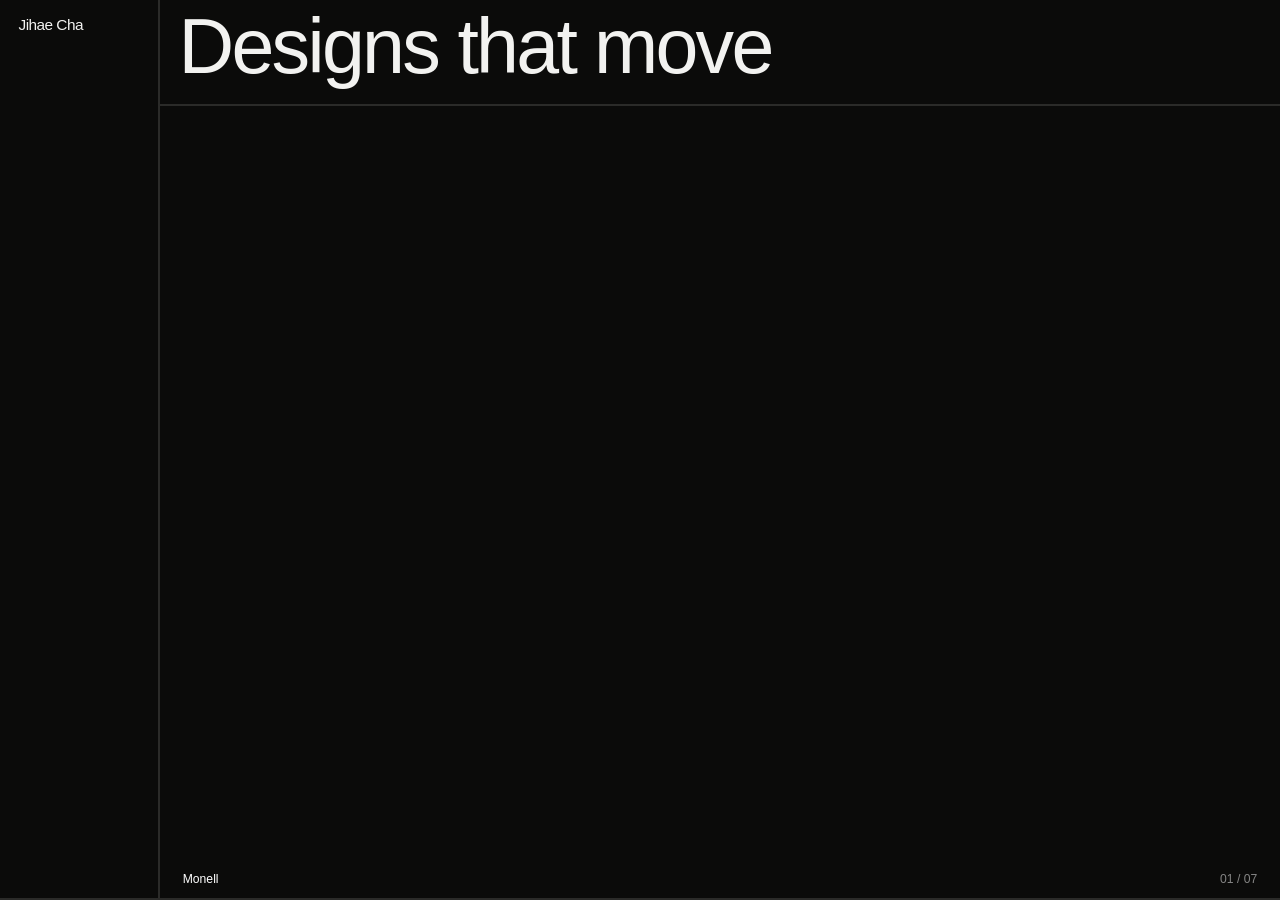
<file: design/index.html>
<!DOCTYPE html>
<html lang="en">
<head>
<meta charset="utf-8">
<meta name="description" content="Jihae Cha, designer">
<meta property="og:title" content="Jihae Cha">
<meta property="og:description" content="Jihae Cha, designer">
<meta property="og:type" content="website">
<meta property="og:url" content="https://jihaecha.nl/design">
<meta property="og:image" content="https://jihaecha.nl/media/og.png">
<meta property="og:image:width" content="1200">
<meta property="og:image:height" content="630">
<meta name="twitter:card" content="summary_large_image">
<meta name="twitter:image" content="https://jihaecha.nl/media/og.png">
<title>Jihae Cha</title>
<!-- /design: the site with the work in the order from content/design-order.js -->
<script>location.replace('../?view=design' + location.hash);</script>
<meta http-equiv="refresh" content="0; url=../?view=design">
</head>
<body></body>
</html>
</file>
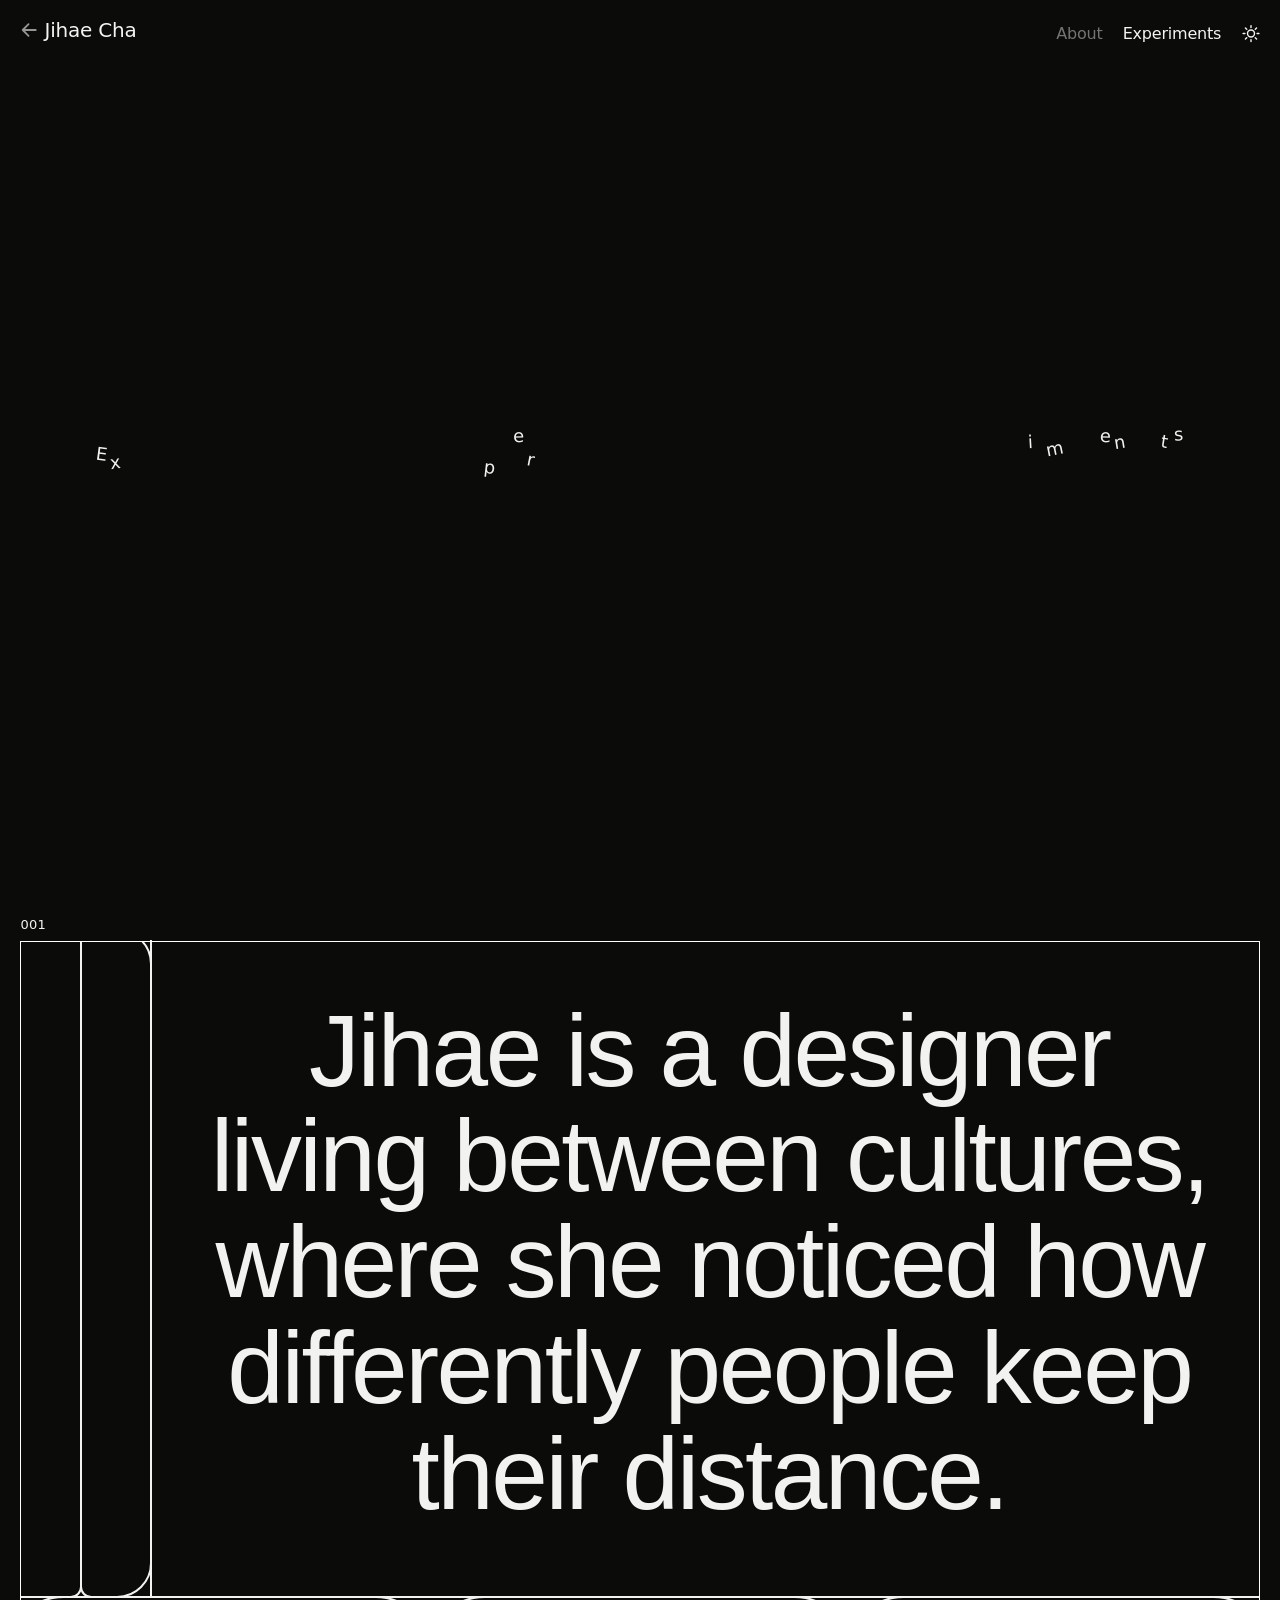
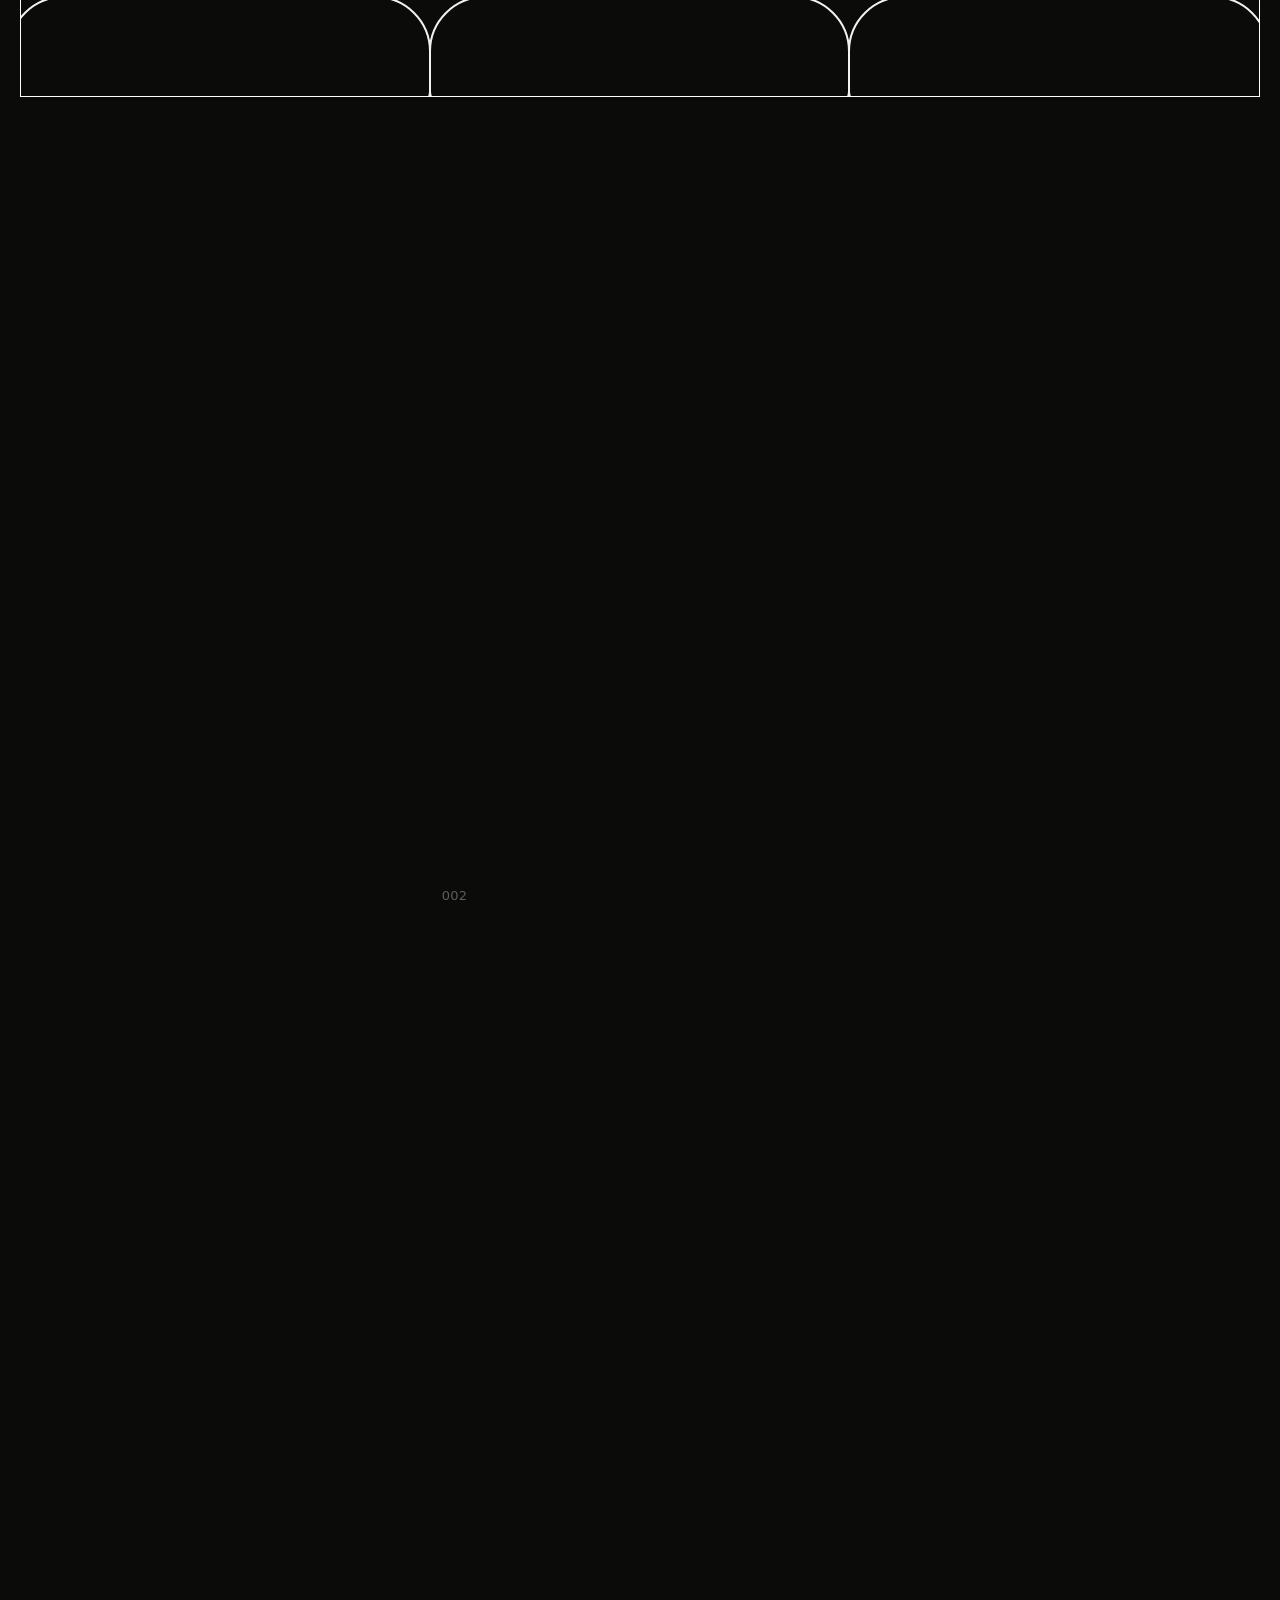
<file: experiments/index.html>
<!DOCTYPE html>
<html lang="en" data-theme="dark">
<head>
<meta charset="utf-8">
<base href="../">   <!-- one folder down: every path below is from the site root -->
<meta name="viewport" content="width=device-width, initial-scale=1">
<title>Experiments — Jihae Cha</title>
<link rel="icon" type="image/svg+xml" href="data:image/svg+xml,%3Csvg xmlns='http://www.w3.org/2000/svg' viewBox='0 0 32 32'%3E%3Cstyle%3Erect%7Bfill:none;stroke:%23121211%7D@media (prefers-color-scheme:dark)%7Brect%7Bstroke:%23f2f2f0%7D%7D%3C/style%3E%3Crect x='4' y='4' width='24' height='24' rx='4' stroke-width='2.5'/%3E%3C/svg%3E">
<link rel="preconnect" href="https://api.fontshare.com" crossorigin>
<link rel="stylesheet" href="https://api.fontshare.com/v2/css?f[]=switzer@300,400,500&display=swap">
<style>
  :root{ --paper:#ffffff; --ink:#121211; --frame:#121211; --frame-w:1.5px; --pad:clamp(14px, 1.6vw, 24px); }
  [data-theme="dark"]{ --paper:#0b0b0a; --ink:#f2f2f0; --frame:#ffffff; }   /* the frame: full white in dark, full black in light */
  html, body{ margin:0; background:var(--paper); color:var(--ink); }
  body{ font-family:"Switzer", "Helvetica Neue", system-ui, sans-serif; -webkit-font-smoothing:antialiased; }
  *{ box-sizing:border-box; }
  /* the same name and links as the homepage's top corners */
  .bar{ position:fixed; z-index:2; top:var(--pad); left:var(--pad); right:var(--pad);
    display:flex; justify-content:space-between; align-items:baseline;
    color:#fff; mix-blend-mode:difference; pointer-events:none; font-size:20px; line-height:1; letter-spacing:-.01em; }
  .bar a{ color:inherit; text-decoration:none; pointer-events:auto; transition:opacity .2s ease; }
  .bar a:hover{ opacity:.55; }
  .bar a:focus-visible{ outline:1px solid currentColor; outline-offset:4px; }
  .bar nav{ display:flex; align-items:center; gap:20px; font-size:16px; }
  .bar nav a{ translate:0 2px; }   /* onto the name's baseline, as on the homepage */
  /* the light/dark icon, as on the homepage */
  .theme{ appearance:none; background:none; border:0; padding:0; margin:0 -1.7px 0 0; color:inherit; cursor:pointer; pointer-events:auto;
    display:flex; align-items:center; justify-content:center; width:20px; height:20px; translate:0 1.5px; transition:opacity .2s ease; }
  .theme svg{ width:20px; height:20px; display:block; fill:none; stroke:currentColor; stroke-width:1.7; stroke-linecap:round; stroke-linejoin:round; }
  .theme:hover{ opacity:.55; }
  .theme:focus-visible{ outline:1px solid currentColor; outline-offset:4px; }
  /* ← before the name, as in a project: the landing's arrow, turned left, arriving slowly */
  .bar > a:first-child::before{ content:""; display:inline-block; width:.9em; height:.9em; margin-right:.3em; vertical-align:-.08em; opacity:.6;
    background:currentColor; -webkit-mask:no-repeat 0 50% / .9em .9em url("data:image/svg+xml,%3Csvg xmlns='http://www.w3.org/2000/svg' viewBox='0 0 20 20'%3E%3Cpath d='M17.5 10H3M9.5 3.5L3 10l6.5 6.5' fill='none' stroke='%23000' stroke-width='2' stroke-linecap='round' stroke-linejoin='round'/%3E%3C/svg%3E"); mask:no-repeat 0 50% / .9em .9em url("data:image/svg+xml,%3Csvg xmlns='http://www.w3.org/2000/svg' viewBox='0 0 20 20'%3E%3Cpath d='M17.5 10H3M9.5 3.5L3 10l6.5 6.5' fill='none' stroke='%23000' stroke-width='2' stroke-linecap='round' stroke-linejoin='round'/%3E%3C/svg%3E");
    animation:name-back .8s cubic-bezier(.2,.7,.2,1) .1s both; }
  @keyframes name-back{ from{ opacity:0; transform:translateX(.5em); } }   /* glides in by transform: smooth, no steps */
  @media (prefers-reduced-motion: reduce){ .bar > a:first-child::before{ animation:none; } }
  .page-head h1 .l{ display:inline-block; transition:transform .5s cubic-bezier(.22,1,.36,1); }   /* each letter keeps its distance from the cursor */
  /* the page you are on stays full white; the other links rest soft and light up on hover, so the
     menu reads apart from the white frames and title */
  .bar nav a:not([aria-current]){ opacity:.45; }
  .bar nav a:not([aria-current]):hover{ opacity:1; }
  /* the page's own title, alone, then the work soon after */
  .page-head{ min-height:100svh; display:flex; align-items:center; justify-content:center; padding:calc(var(--pad) * 2 + 20px) var(--pad); }   /* the first screen is the title alone; the work waits below */
  .page-head h1{ width:100%; }
  .page-head h1{ margin:0; font-weight:400; font-size:clamp(15px, 1.4vw, 23px); line-height:1.32; letter-spacing:0; padding:1.2em 0; text-align:center; }   /* the About text's size, centred; each letter is placed by the script */
  /* each experiment is only the piece, full width, one under another; no text, no rules */
  main{ display:flex; flex-direction:column; gap:calc(var(--pad) * 9); padding:calc(var(--pad) * 2) var(--pad) calc(var(--pad) * 4); counter-reset:exp; }
  .exp{ position:relative; width:100%; height:min(84svh, 820px); counter-increment:exp; }
  /* a piece in a .hold pins in place for a stretch of scrolling (the hold's extra height), then
     moves on up with the page; the next piece follows after it and never covers it */
  .hold{ height:calc(min(84svh, 820px) + 70svh); }
  .hold > .exp{ position:sticky; top:calc(var(--pad) * 2 + 20px + 1.6rem); }
  .exp video{ position:absolute; inset:0; width:100%; height:100%; display:block; object-fit:contain; background:var(--paper); }   /* the whole film, nothing cropped */
  /* a piece can go without its frame (exp--bare), and can start small and grow to full size as it
     scrolls up to the middle of the screen (exp--grow; --p set by the script) */
  .exp--bare::after{ display:none; }
  .exp--bare video{ background:transparent; }
  /* the piece grows by scaling from its top edge (so the first one's tip shows on the landing);
     its frame is drawn at that same size rather than scaled, so the line stays a crisp white
     stroke at every size, and its number sits on the frame's corner */
  .exp--grow{ --s:calc(.32 + .68 * var(--p, 0)); }
  .exp--grow > video, .exp--grow > iframe{ transform:scale(var(--s)); transform-origin:50% 0; will-change:transform; }
  .exp.exp--grow::after{ inset:0 calc((1 - var(--s)) * 50%) calc((1 - var(--s)) * 100%); }
  .exp.exp--grow::before{ left:calc((1 - var(--s)) * 50%); opacity:calc(.35 + .65 * var(--p, 0)); }
  /* the frame is drawn over the piece, and the piece is laid a few pixels past it on every side
     and cut back to the frame, so a piece's own outer edge never shows as a second line beside it */
  .exp::after{ content:""; position:absolute; inset:0; border:var(--frame-w) solid var(--frame); pointer-events:none; z-index:1; }
  /* its number, small, above the frame on the left: 001, 002... counted by itself, in page order */
  .exp::before{ content:counter(exp, decimal-leading-zero); position:absolute; left:0; bottom:100%; margin-bottom:.6rem;
    font-size:13px; line-height:1; color:var(--ink); font-variant-numeric:tabular-nums; letter-spacing:.02em; }
  .exp:nth-of-type(-n+99)::before{ content:"0" counter(exp, decimal-leading-zero); }
  .exp iframe{ position:absolute; inset:-8px; width:calc(100% + 16px); height:calc(100% + 16px); border:0; display:block; clip-path:inset(8px); }
</style>
</head>
<body>
<div class="bar">
  <a href="./" aria-label="Jihae Cha, back to the homepage">Jihae Cha</a>
  <nav aria-label="Site">
    <a href="./#about">About</a>
    <a href="experiments/" aria-current="page">Experiments</a>
    <button type="button" id="theme" class="theme" aria-pressed="true"></button>
  </nav>
</div>
<header class="page-head">
  <h1>Experiments</h1>
</header>

<main>
  <!-- one experiment per <article>: copy this block and change its piece (and its id and title) -->
  <div class="hold">
    <article class="exp" id="proxemics">
      <iframe src="experiments/grid.html" title="Personal Space, an interactive grid" id="grid" loading="lazy"></iframe>
    </article>
  </div>
  <article class="exp exp--bare exp--grow" id="3d-name">
    <video src="media/00-experiments/3D-name-web.mp4" muted loop playsinline autoplay preload="metadata" aria-label="Jihae's name in 3D"></video>
  </article>
</main>
<script>
  /* the title's letters rest scattered a little off their line and keep their distance from the
     cursor, as the words in About do, drifting back when it leaves */
  (function(){
    var h=document.querySelector('.page-head h1'); if(!h) return;
    if(matchMedia('(prefers-reduced-motion: reduce)').matches) return;
    var word=h.textContent; h.textContent=''; h.setAttribute('aria-label', word);
    var ls=word.split('').map(function(ch){ var l=document.createElement('span'); l.className='l'; l.setAttribute('aria-hidden','true'); l.textContent=ch; h.appendChild(l); return l; });
    var R=140, PUSH=14, mx=-1e4, my=-1e4, raf=0;
    // scattered with no rhythm, and the spread itself changes every visit: some visits the
    // letters huddle close, some the word stretches across the page with one or two long
    // silences (an E at the far left, the rest far off to the right). Order always holds.
    var rnd=function(a,b){ return a+Math.random()*(b-a); };
    ls.forEach(function(l){ l.style.translate='0 '+rnd(-1.1,1.1).toFixed(2)+'em'; l.style.rotate=rnd(-14,14).toFixed(1)+'deg'; });
    function spread(){
      var free=h.clientWidth, letters=0;
      ls.forEach(function(l){ l.style.marginRight='0px'; letters+=l.getBoundingClientRect().width; });
      var room=Math.max(0, free-letters);
      if(!h._span) h._span=Math.random()<.4 ? rnd(.02,.12) : Math.random()<.5 ? rnd(.25,.55) : rnd(.75,.98);   // huddled, loose, or across the page
      var total=room*h._span, n=ls.length-1;
      if(!h._w){   // gap weights: mostly small, and now and then one or two long silences
        h._w=[]; for(var i=0;i<n;i++) h._w.push(Math.random()<.12 ? rnd(4,9) : Math.pow(Math.random(),2));
      }
      var sum=h._w.reduce(function(a,b){ return a+b; },0)||1;
      ls.forEach(function(l,i){ l.style.marginRight=i<n ? (total*h._w[i]/sum).toFixed(1)+'px' : '0px'; });
    }
    spread(); addEventListener('resize',spread); if(document.fonts) document.fonts.ready.then(spread);
    function lean(){
      raf=0;
      ls.forEach(function(l){
        var r=l.getBoundingClientRect(), dx=r.left+r.width/2-mx, dy=r.top+r.height/2-my, d=Math.hypot(dx,dy);
        if(d<R&&d>0){ var f=Math.pow(1-d/R,1.4)*PUSH; l.style.transform='translate('+(dx/d*f).toFixed(1)+'px,'+(dy/d*f*.6).toFixed(1)+'px)'; }
        else if(l.style.transform) l.style.transform='';
      });
    }
    var head=document.querySelector('.page-head');
    if(matchMedia('(hover: hover)').matches){
      head.addEventListener('pointermove',function(e){ mx=e.clientX; my=e.clientY; if(!raf) raf=requestAnimationFrame(lean); });
      head.addEventListener('pointerleave',function(){ mx=my=-1e4; lean(); });
    } else {   /* phones: a tap nudges the letters near the finger aside, and they drift back */
      var back=null;
      head.addEventListener('click',function(e){ mx=e.clientX; my=e.clientY; lean(); clearTimeout(back); back=setTimeout(function(){ mx=my=-1e4; lean(); },600); });
    }
  })();
  /* exp--grow: 0 while its middle is at the bottom of the screen, 1 once it reaches the middle */
  (function(){
    var els=[].slice.call(document.querySelectorAll('.exp--grow')); if(!els.length) return;
    if(matchMedia('(prefers-reduced-motion: reduce)').matches){ els.forEach(function(el){ el.style.setProperty('--p',1); }); return; }
    var raf=0;
    function tick(){
      raf=0; var H=innerHeight;
      els.forEach(function(el){
        var r=el.getBoundingClientRect(), mid=r.top+r.height/2, p=(H-mid)/(H/2);
        p=Math.max(0,Math.min(1,p)); p=1-Math.pow(1-p,3);   // eases in as it arrives
        el.style.setProperty('--p',p.toFixed(3));
      });
    }
    addEventListener('scroll',function(){ if(!raf) raf=requestAnimationFrame(tick); },{passive:true});
    addEventListener('resize',tick); tick();
  })();
  /* the grid's ending links: "her designs" goes to the homepage's work */
  addEventListener('message', function(e){ if(e.data && e.data.landingWorks) location.href='./#works'; });
  /* light and dark, as on the homepage: it opens dark, the icon shows the mode it switches to,
     and the grid inside is told the theme too */
  (function(){
    var btn=document.getElementById('theme'), grid=document.getElementById('grid');
    var SUN='<svg viewBox="0 0 24 24" aria-hidden="true"><circle cx="12" cy="12" r="4.2"/><path d="M12 2.5v2.2M12 19.3v2.2M2.5 12h2.2M19.3 12h2.2M5.3 5.3l1.6 1.6M17.1 17.1l1.6 1.6M5.3 18.7l1.6-1.6M17.1 6.9l1.6-1.6"/></svg>';
    var MOON='<svg viewBox="-1.5 0 24 24" aria-hidden="true"><path d="M20 14.5A8 8 0 1 1 9.5 4a6.5 6.5 0 0 0 10.5 10.5z"/></svg>';
    function sync(){ if(grid.contentWindow) grid.contentWindow.postMessage({ landingTheme: document.documentElement.dataset.theme }, '*'); }
    function set(dark){
      document.documentElement.dataset.theme = dark ? 'dark' : 'light';
      btn.setAttribute('aria-pressed', String(dark));
      btn.innerHTML = dark ? SUN : MOON;
      btn.setAttribute('aria-label', dark ? 'Switch to light mode' : 'Switch to dark mode');
      try{ localStorage.setItem('jihae-theme', dark ? 'dark' : 'light'); }catch(e){}
      sync();
    }
    grid.addEventListener('load', sync);
    btn.addEventListener('click', function(){ set(document.documentElement.dataset.theme !== 'dark'); });
    set(true);   /* always opens in dark, like the homepage */
  })();
</script>
</body>
</html>
</file>
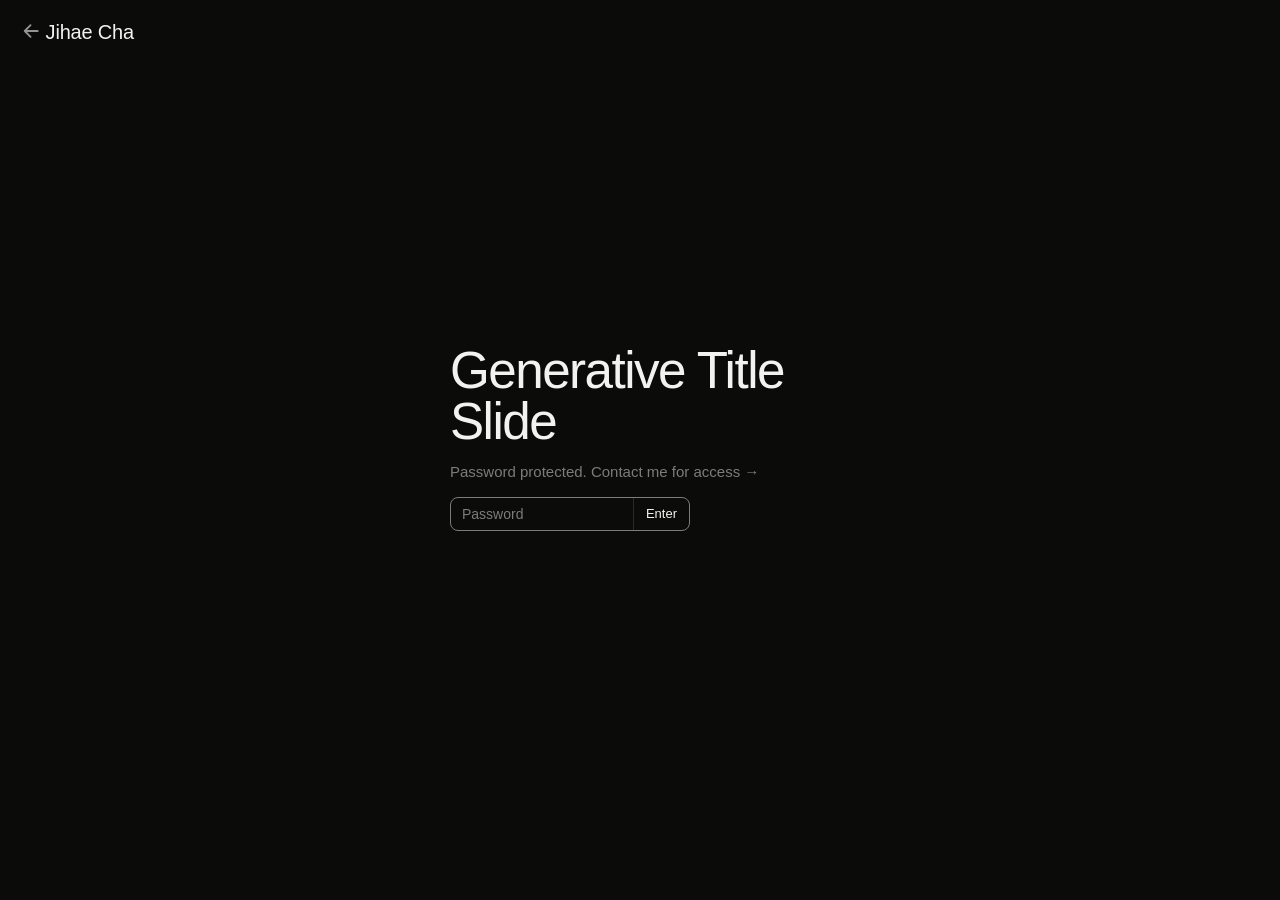
<file: generative-title/index.html>
<!DOCTYPE html>
<html lang="en" data-theme="dark">
<head>
<meta charset="utf-8">
<base href="../">   <!-- one folder down: every path below is from the site root -->
<meta name="viewport" content="width=device-width, initial-scale=1">
<title>Generative Title Slide — Jihae</title>
<link rel="icon" type="image/svg+xml" href="data:image/svg+xml,%3Csvg xmlns='http://www.w3.org/2000/svg' viewBox='0 0 32 32'%3E%3Cstyle%3Erect%7Bfill:none;stroke:%23121211%7D@media (prefers-color-scheme:dark)%7Brect%7Bstroke:%23f2f2f0%7D%7D%3C/style%3E%3Crect x='4' y='4' width='24' height='24' rx='4' stroke-width='2.5'/%3E%3C/svg%3E">
<link rel="stylesheet" href="subpage/lock-page.css">
<link rel="stylesheet" href="subpage/lock.css?v=2">
</head>
<!-- a protected project: subpage/lock.js asks for the password, then opens it on the index (data-go) -->
<body data-chapter="media/generative.mp4" data-title="Generative Title Slide" data-locked
      data-go="./#generative-title-slide">


<script src="subpage/lock.js?v=3"></script>
<script src="subpage/protect.js"></script>
</body>
</html>
</file>
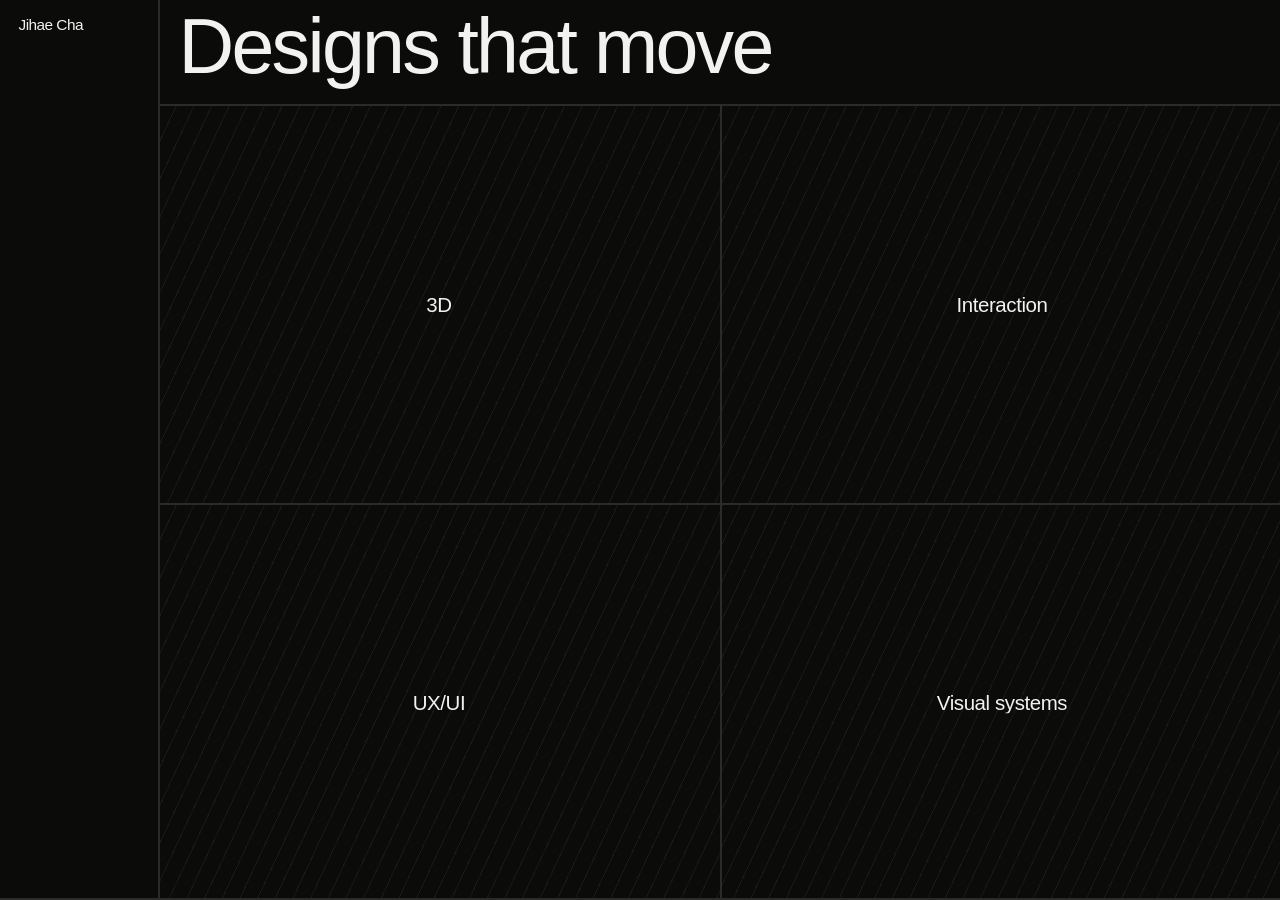
<file: home/index.html>
<!DOCTYPE html>
<html lang="en">
<head>
<meta charset="utf-8">
<!-- link preview: the landing's first screen -->
<meta name="description" content="Jihae Cha, designer">
<meta property="og:title" content="Jihae Cha">
<meta property="og:description" content="Jihae Cha, designer">
<meta property="og:type" content="website">
<meta property="og:url" content="https://jihaecha.nl/home">
<meta property="og:image" content="https://jihaecha.nl/media/og.png">
<meta property="og:image:width" content="1200">
<meta property="og:image:height" content="630">
<meta name="twitter:card" content="summary_large_image">
<meta name="twitter:image" content="https://jihaecha.nl/media/og.png">
<title>Jihae Cha</title>
<!-- /home: the site with the earlier landing (landing/home.html) -->
<script>location.replace('../?landing=home' + location.hash);</script>
<meta http-equiv="refresh" content="0; url=../?landing=home">
</head>
<body></body>
</html>
</file>
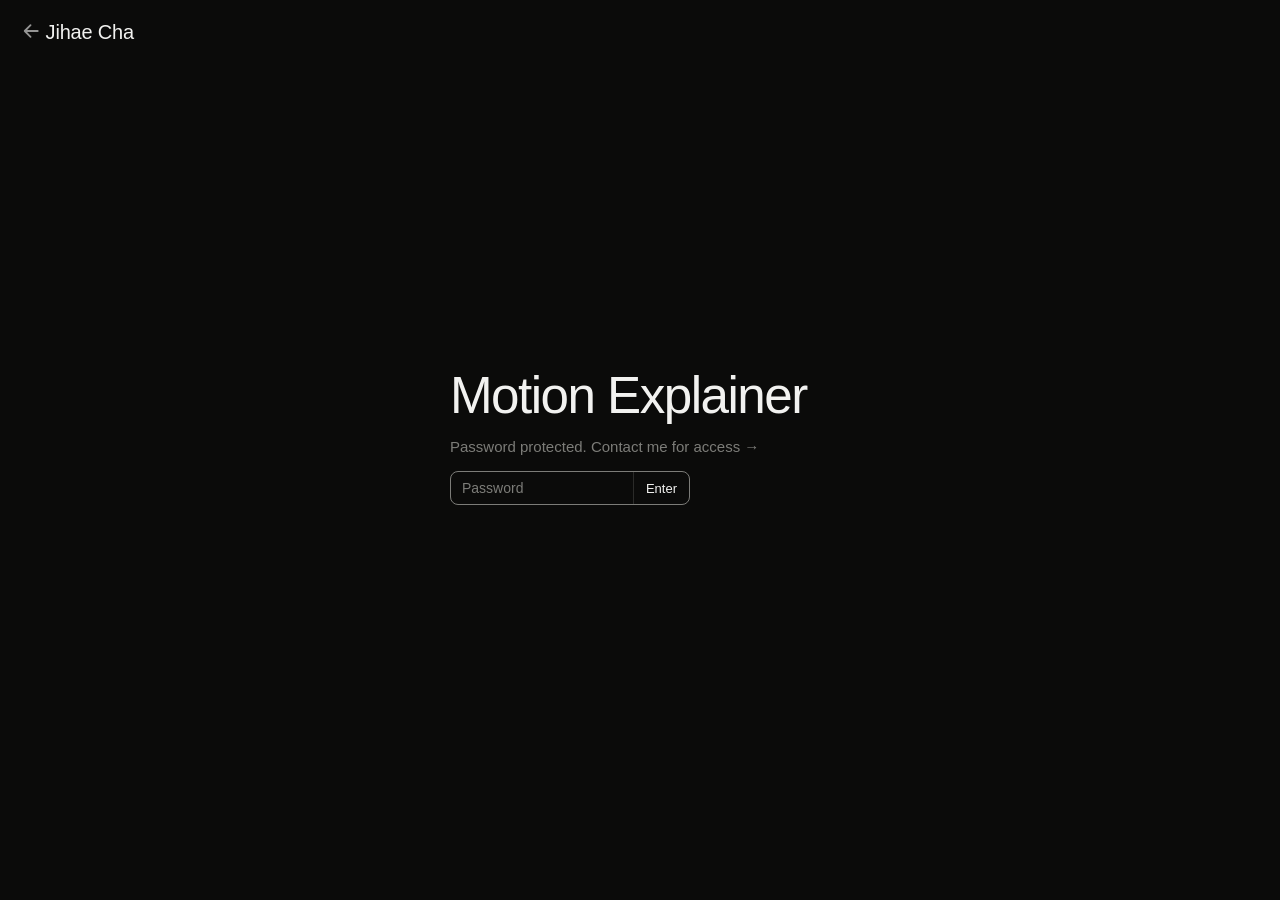
<file: motion-explainer/index.html>
<!DOCTYPE html>
<html lang="en" data-theme="dark">
<head>
<meta charset="utf-8">
<base href="../">   <!-- one folder down: every path below is from the site root -->
<meta name="viewport" content="width=device-width, initial-scale=1">
<title>Motion Explainer — Jihae</title>
<link rel="icon" type="image/svg+xml" href="data:image/svg+xml,%3Csvg xmlns='http://www.w3.org/2000/svg' viewBox='0 0 32 32'%3E%3Cstyle%3Erect%7Bfill:none;stroke:%23121211%7D@media (prefers-color-scheme:dark)%7Brect%7Bstroke:%23f2f2f0%7D%7D%3C/style%3E%3Crect x='4' y='4' width='24' height='24' rx='4' stroke-width='2.5'/%3E%3C/svg%3E">
<link rel="stylesheet" href="subpage/lock-page.css">
<link rel="stylesheet" href="subpage/lock.css?v=2">
</head>
<!-- a protected project: subpage/lock.js asks for the password, then opens it on the index (data-go) -->
<body data-chapter="media/motion-explainer.mp4" data-title="Motion Explainer" data-locked
      data-go="./#motion-explainer">


<script src="subpage/lock.js?v=3"></script>
<script src="subpage/protect.js"></script>
</body>
</html>
</file>
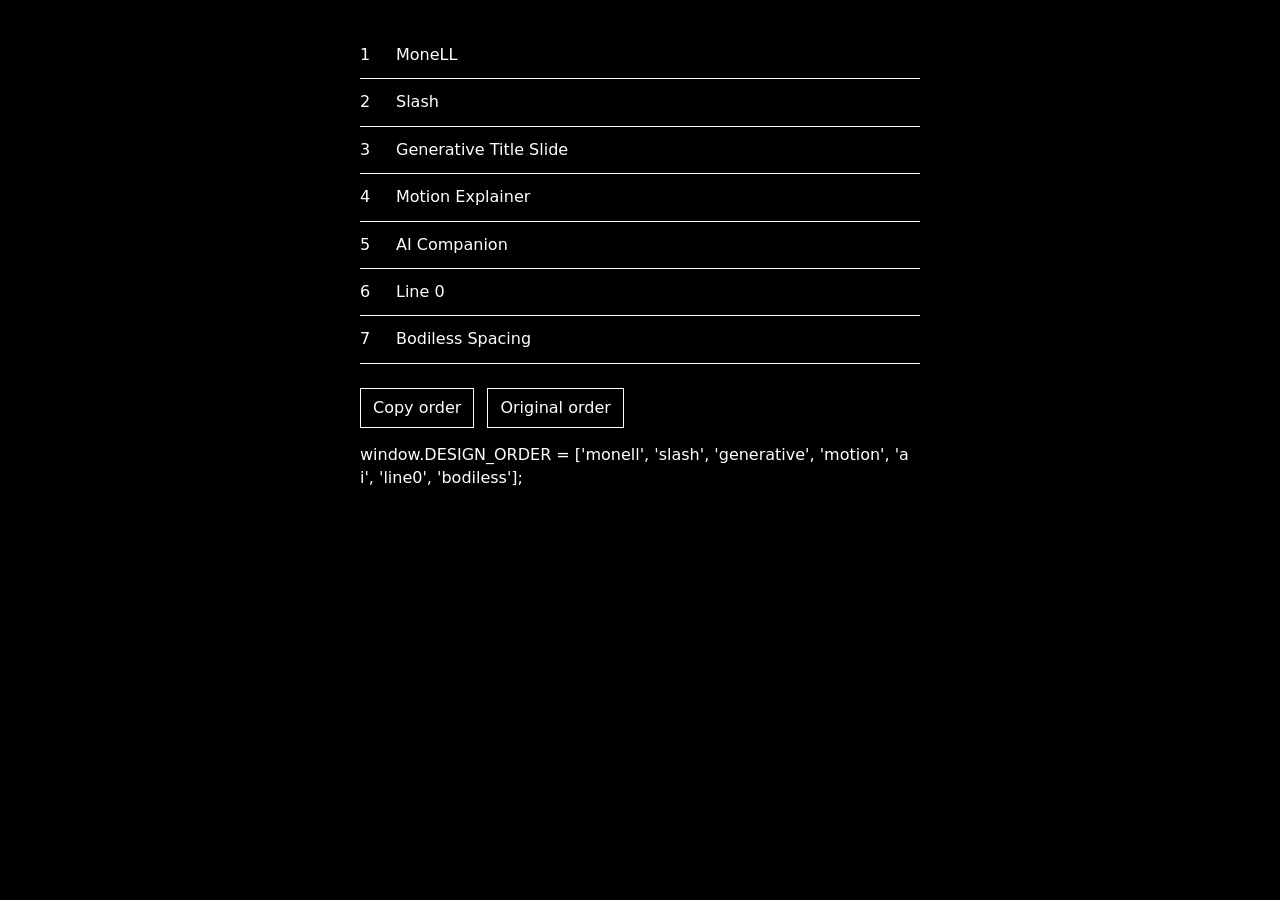
<file: order/index.html>
<!DOCTYPE html>
<html lang="en">
<head>
<meta charset="utf-8">
<meta name="viewport" content="width=device-width, initial-scale=1">
<meta name="robots" content="noindex">
<title>Order</title>
<style>
  body { background: #000; color: #fff; font: 16px/1.4 system-ui, sans-serif; margin: 0 auto; max-width: 560px; padding: 32px 20px; }
  ol { list-style: none; margin: 0; padding: 0; }
  li { display: flex; align-items: center; gap: 12px; padding: 12px 0; border-bottom: 1px solid #fff; cursor: grab; user-select: none; touch-action: none; }
  li.moving { opacity: .4; }
  li span:first-child { width: 1.5em; }
  button { background: #000; color: #fff; border: 1px solid #fff; font: inherit; padding: 8px 12px; cursor: pointer; margin: 24px 8px 16px 0; }
  output { display: block; word-break: break-all; }
</style>
</head>
<body>
<ol id="list"></ol>
<button id="copy">Copy order</button>
<button id="original">Original order</button>
<output id="line"></output>
<script src="../content/design-order.js"></script>
<script>
  /* Drag the work into order, copy the line, and paste it over the first list in content/design-order.js */
  var P = [['generative','Generative Title Slide'],['motion','Motion Explainer'],['monell','MoneLL'],['ai','AI Companion'],['line0','Line 0'],['bodiless','Bodiless Spacing'],['slash','Slash']];
  var list = document.getElementById('list'), out = document.getElementById('line'), moving = null;
  function text(){
    return 'window.DESIGN_ORDER = [' + [].map.call(list.children, function(li){ return "'" + li.dataset.k + "'"; }).join(', ') + '];';
  }
  function refresh(){
    [].forEach.call(list.children, function(li,i){ li.firstChild.textContent = i + 1; });
    out.textContent = text();
  }
  function fill(keys){
    list.innerHTML = '';
    keys.forEach(function(k){
      var p = P.filter(function(x){ return x[0] === k; })[0]; if (!p) return;
      var li = document.createElement('li'); li.dataset.k = k;
      li.innerHTML = '<span></span><span>' + p[1] + '</span>';
      list.appendChild(li);
    });
    refresh();
  }
  list.addEventListener('pointerdown', function(e){
    moving = e.target.closest('li'); if (!moving) return;
    moving.classList.add('moving'); e.preventDefault();
  });
  document.addEventListener('pointermove', function(e){
    if (!moving) return;
    var over = document.elementFromPoint(e.clientX, e.clientY), li = over && over.closest('li');
    if (!li || li === moving) return;
    var r = li.getBoundingClientRect();
    list.insertBefore(moving, e.clientY > r.top + r.height / 2 ? li.nextSibling : li);
    refresh();
  });
  document.addEventListener('pointerup', function(){ if (moving) moving.classList.remove('moving'); moving = null; });
  document.getElementById('original').onclick = function(){ fill(P.map(function(x){ return x[0]; })); };
  document.getElementById('copy').onclick = function(){
    var b = this;
    navigator.clipboard.writeText(text()).then(function(){ b.textContent = 'Copied'; setTimeout(function(){ b.textContent = 'Copy order'; }, 1200); });
  };
  fill(window.DESIGN_ORDER);
</script>
</body>
</html>
</file>
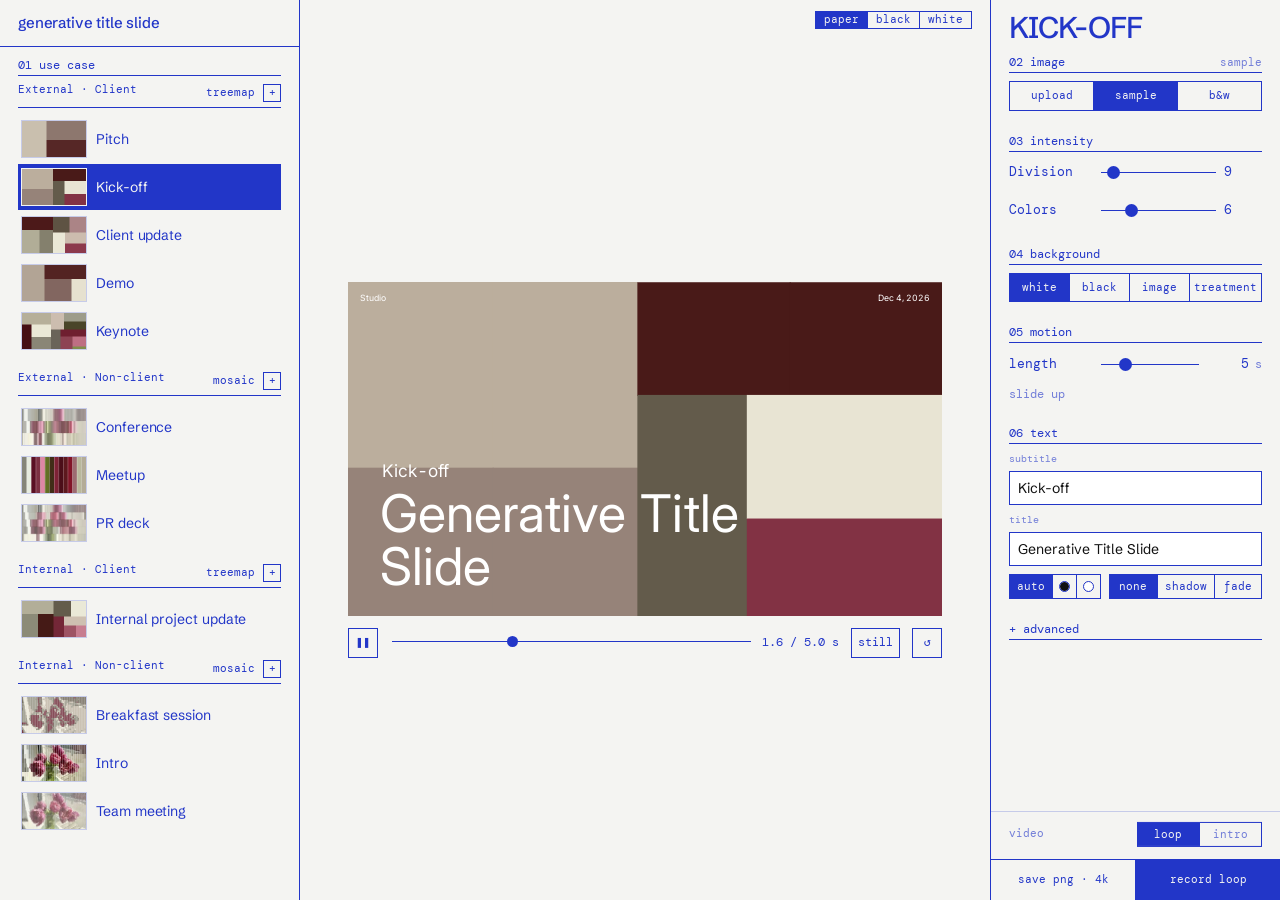
<file: generative-title/tool/index.html>
<!doctype html>
<html lang="en">
<meta charset="utf-8">
<meta name="robots" content="noindex">
<meta name="viewport" content="width=device-width, initial-scale=1">
<title>Title Slide Generator</title>
<link rel="stylesheet" href="https://fonts.googleapis.com/css2?family=Inter:wght@400;500&family=JetBrains+Mono:wght@400&family=Schibsted+Grotesk:wght@400;500;600&family=DM+Mono:wght@400;500&display=swap">
<style>
/* Layout: tool chrome follows the slide's own rules — straight, sharp, black/white, hairlines.
   Left: controls with the axis system as the meeting picker. Right: dark stage, slide centred. */
:root{--paper:#fafaf9;--ink:#111;--mut:#7a7a7a;--line:#e4e4e2;--stage:#1b1b1b;--stage-ink:#9a9a9a;
--sans:"Inter",system-ui,-apple-system,sans-serif;--mono:"JetBrains Mono",ui-monospace,Menlo,monospace}
@media (prefers-color-scheme:dark){:root:not([data-theme="light"]){--paper:#121212;--ink:#eee;--mut:#8a8a8a;--line:#2a2a2a;--stage:#0a0a0a;--stage-ink:#777;color-scheme:dark}}
:root[data-theme="dark"]{--paper:#121212;--ink:#eee;--mut:#8a8a8a;--line:#2a2a2a;--stage:#0a0a0a;--stage-ink:#777;color-scheme:dark}
*{box-sizing:border-box}
body{margin:0;background:var(--paper);color:var(--ink);font:13px/1.45 var(--sans)}
.app{display:grid;grid-template-columns:300px minmax(0,1fr) 290px;height:100vh;overflow:hidden}
aside{overflow-y:auto;overscroll-behavior:contain}
aside.right{border-right:0;border-left:1px solid var(--ink)}
.m2{font:10px/1 var(--mono);letter-spacing:.06em;text-transform:uppercase;color:var(--mut)}
.chosen b{font-weight:500;font-size:18px;letter-spacing:-.01em}
.export{position:sticky;bottom:0;margin-top:auto;display:flex;border-top:1px solid var(--ink);background:var(--paper)}
.export button{all:unset;flex:1;text-align:center;cursor:pointer;padding:12px 8px;font-size:13px;border-left:1px solid var(--ink)}
.export button:first-child{border-left:0}.export button:hover{background:var(--line)}
.export .pri{background:var(--ink);color:var(--paper)}.export .pri:hover{background:var(--ink);opacity:.85}
.export button:focus-visible{outline:2px solid var(--ink);outline-offset:-4px}
aside{border-right:1px solid var(--ink);display:flex;flex-direction:column}
.brand{display:flex;justify-content:space-between;align-items:baseline;padding:16px 18px;border-bottom:1px solid var(--ink)}
.brand b{font-weight:500;font-size:14px;letter-spacing:-.01em}
.brand span{font:10px/1 var(--mono);color:var(--mut);letter-spacing:.06em;text-transform:uppercase}
.sec{padding:16px 18px;border-bottom:1px solid var(--line);display:flex;flex-direction:column;gap:10px}
.h{display:flex;justify-content:space-between;font:10px/1 var(--mono);letter-spacing:.06em;text-transform:uppercase;color:var(--mut)}
.h em{font-style:normal;color:var(--ink)}
/* axis picker */
.pick{display:grid;grid-template-columns:1.1rem minmax(0,1fr) minmax(0,1fr);grid-template-rows:auto minmax(0,1fr) minmax(0,1fr)}
.pick .xl{font:10px/1 var(--mono);color:var(--mut);padding:0 0 6px 8px;text-transform:uppercase;letter-spacing:.05em}
.pick .yl{writing-mode:vertical-rl;transform:rotate(180deg);font:10px/1 var(--mono);color:var(--mut);text-transform:uppercase;letter-spacing:.05em;text-align:center;padding-left:4px}
.quad{border:1px solid var(--line);margin:-1px 0 0 -1px;padding:6px;display:flex;flex-direction:column;gap:1px;min-width:0}
.quad.on{border-color:var(--ink);position:relative;z-index:1}
.quad button[data-m^=Other]{color:var(--mut);font-size:15px;line-height:1}
.quad button{all:unset;cursor:pointer;font-size:12.5px;padding:3px 6px;line-height:1.3}
.quad button:hover{background:var(--line)}
.quad button[aria-pressed=true]{background:var(--ink);color:var(--paper)}
.quad button:focus-visible{outline:1px solid var(--ink)}
.rules{font:11px/1.5 var(--mono);color:var(--mut)}
.rules b{font-weight:400;color:var(--ink)}
/* image */
.src{display:grid;grid-template-columns:72px minmax(0,1fr);gap:10px;align-items:center}
.thumb{width:72px;aspect-ratio:16/9;background:#000 center/cover;border:1px solid var(--line)}
.seg{display:flex;border:1px solid var(--ink)}
.seg>*{all:unset;flex:1;text-align:center;font-size:12px;padding:6px 4px;cursor:pointer;border-left:1px solid var(--ink)}
.seg>*:first-child{border-left:0}
.seg>*:hover{background:var(--line)}
.seg>[aria-pressed=true]{background:var(--ink);color:var(--paper)}
.seg>*:focus-visible{outline:2px solid var(--ink);outline-offset:1px}
/* sliders */
.sl{display:grid;grid-template-columns:5rem minmax(0,1fr) 2.2rem;gap:10px;align-items:center;font-variant-numeric:tabular-nums}
.sl span:last-child{text-align:right;font-family:var(--mono);font-size:12px}
.sl small{grid-column:2/3;display:flex;justify-content:space-between;font:10px/1 var(--mono);color:var(--mut);margin-top:-6px}
input[type=range]{-webkit-appearance:none;appearance:none;width:100%;height:18px;background:transparent}
input[type=range]::-webkit-slider-runnable-track{height:1px;background:var(--ink)}
input[type=range]::-moz-range-track{height:1px;background:var(--ink)}
input[type=range]::-webkit-slider-thumb{-webkit-appearance:none;width:10px;height:14px;background:var(--ink);margin-top:-7px;border:0}
input[type=range]::-moz-range-thumb{width:10px;height:14px;background:var(--ink);border:0;border-radius:0}
input[type=range]:focus-visible{outline:1px solid var(--ink)}
.tg{display:flex;gap:8px;align-items:center;cursor:pointer}
.tg input{appearance:none;width:12px;height:12px;border:1px solid var(--ink);margin:0;display:grid;place-content:center}
.tg input:checked{background:var(--ink)}
.tg input:disabled{opacity:.5}
/* motion */
.modes{display:grid;grid-template-columns:1fr 1fr;border-top:1px solid var(--ink);border-left:1px solid var(--ink)}
.modes button{all:unset;cursor:pointer;font-size:12px;padding:7px 8px;border-right:1px solid var(--ink);border-bottom:1px solid var(--ink)}
.modes button:hover{background:var(--line)}
.modes button[aria-pressed=true]{background:var(--ink);color:var(--paper)}
.modes button:focus-visible{outline:2px solid var(--ink);outline-offset:-3px}
.fixed{font:11px/1.4 var(--mono);color:var(--mut)}
.fixed b{font-weight:400;color:var(--ink)}
input[type=text]{all:unset;box-sizing:border-box;width:100%;border-bottom:1px solid var(--line);padding:6px 0;font-size:13px}
input[type=text]:focus{border-color:var(--ink)}
/* stage */
main{background:var(--stage);display:flex;flex-direction:column;min-width:0;height:100vh}
.top{display:flex;justify-content:space-between;align-items:center;gap:12px;padding:10px 18px;border-bottom:1px solid #2c2c2c;color:var(--stage-ink);font:11px/1 var(--mono)}
.top .acts{display:flex}
.top button{all:unset;cursor:pointer;color:#eee;font:12px/1 var(--sans);padding:8px 12px;border:1px solid #3a3a3a;margin-left:-1px}
.top button:hover{background:#2a2a2a}
.top button:focus-visible{outline:1px solid #eee}
.top button.pri{background:#eee;color:#111;border-color:#eee}
.view{flex:1;display:flex;flex-direction:column;justify-content:center;align-items:center;padding:clamp(16px,4vw,48px);gap:12px}
#stage{position:relative;width:100%;max-width:1280px;aspect-ratio:16/9;background:#000;box-shadow:0 0 0 1px #2c2c2c}
main.drag #stage::after{content:"Drop image";position:absolute;inset:12px;border:1px dashed #eee;display:grid;place-items:center;color:#eee;font:12px var(--mono)}
canvas{display:block;width:100%;height:100%}
.cap{width:100%;max-width:1280px;display:flex;justify-content:space-between;gap:12px;color:var(--stage-ink);font:11px/1.4 var(--mono)}
.list{display:flex;flex-direction:column;gap:14px}
.grp{display:flex;flex-direction:column;gap:2px}
.grp .gh{font:10px/1 var(--mono);letter-spacing:.05em;text-transform:uppercase;color:var(--mut);padding:0 0 6px;display:flex;justify-content:space-between}
.grp .gh em{font-style:normal}
.row{all:unset;box-sizing:border-box;display:grid;grid-template-columns:64px minmax(0,1fr);gap:10px;align-items:center;padding:4px;cursor:pointer;font-size:13px}
.row canvas{width:64px;height:36px;display:block;background:#000;outline:1px solid var(--line)}
.row:hover{background:var(--line)}
.row[aria-pressed=true]{background:var(--ink);color:var(--paper)}
.row[aria-pressed=true] canvas{outline-color:var(--ink)}
.row:focus-visible{outline:2px solid var(--ink);outline-offset:-2px}
.row .plus{width:64px;height:36px;border:1px dashed var(--mut);display:grid;place-items:center;color:var(--mut);box-sizing:border-box}
.row.add{color:var(--mut)}
[hidden]{display:none!important}
.adv summary{cursor:pointer;list-style:none}.adv summary::-webkit-details-marker{display:none}
.adv summary span::before{content:'+ '}.adv[open] summary span::before{content:'– '}
@media (max-width:1100px){.app{grid-template-columns:260px minmax(0,1fr) 260px}}
@media (max-width:860px){.app{grid-template-columns:minmax(0,1fr)}aside{border-right:0;border-bottom:1px solid var(--ink)}.view{padding:16px}.app{height:auto;overflow:visible}main{height:auto}aside.right{border-left:0;border-top:1px solid var(--ink)}}
@media (prefers-reduced-motion:reduce){*{transition:none!important}}

/* deck skin: one grotesk, sentence case, slide-navigator numbering, notes */
:root{--sans:"Schibsted Grotesk","Helvetica Neue",Arial,sans-serif;--mono:var(--sans)}
body{font-family:var(--sans);font-variant-numeric:tabular-nums}
.h,.m2,.rules,.fixed,.pick .xl,.grp .gh,.top,.cap,.sl small,.sl span:last-child,#read,.lab{text-transform:none!important;letter-spacing:0!important;font-family:var(--sans)!important}
.h{font-size:12px;color:var(--mut)} .h span{color:var(--ink);font-weight:500} .h em{color:var(--mut)}
.brand b{font-size:15px;font-weight:600;letter-spacing:-.015em}
.m2{font-size:12px}
.grp .gh{font-size:11.5px;padding-bottom:4px;border-bottom:1px solid var(--line);margin-bottom:4px}
.list{counter-reset:slide}
.row{grid-template-columns:16px 64px minmax(0,1fr)!important;font-size:13.5px}
.row::before{counter-increment:slide;content:counter(slide);font-size:11px;color:var(--mut);text-align:right}
.row[aria-pressed=true]::before{color:var(--paper)}
.row.add{grid-template-columns:16px 64px minmax(0,1fr)!important}
.row.add::before{content:"";counter-increment:none}
.chosen b{font-size:28px;font-weight:500;letter-spacing:-.025em;line-height:1.05}
.fixed{font-size:12px;line-height:1.45}
.cap{font-size:12.5px;color:#a8a8a8;display:grid;grid-template-columns:3.5rem minmax(0,1fr) auto;gap:10px;align-items:baseline;border-top:1px solid #2c2c2c;padding-top:10px}
.cap::before{content:"Notes";color:#6f6f6f}
.top{font-size:12px}
.seg>*,.modes button,.export button,.top button{font-family:var(--sans)}
.transport{width:100%;max-width:1280px;display:grid;grid-template-columns:auto minmax(0,1fr) auto auto auto;gap:12px;align-items:center;color:#ddd}
.transport button{all:unset;cursor:pointer;min-width:30px;padding:0 6px;box-sizing:border-box;height:30px;display:grid;place-items:center;border:1px solid #3a3a3a;color:#eee;font-size:12px}
.transport button:hover{background:#2a2a2a}.transport button:focus-visible{outline:1px solid #eee}
#tc{font-size:12px;color:#a8a8a8;min-width:6.5em;text-align:right}
#scrub{-webkit-appearance:none;appearance:none;height:20px;background:transparent}
#scrub::-webkit-slider-runnable-track{height:2px;background:#4a4a4a}
#scrub::-moz-range-track{height:2px;background:#4a4a4a}
#scrub::-webkit-slider-thumb{-webkit-appearance:none;width:3px;height:16px;background:#eee;margin-top:-7px;border:0}
#scrub::-moz-range-thumb{width:3px;height:16px;background:#eee;border:0;border-radius:0}

/* spec-sheet skin: one ultramarine ink on paper, annotations on hairlines, dimension-line sliders */
:root,:root[data-theme="dark"]{--paper:#f4f4f2;--ink:#2236c8;--mut:rgba(34,54,200,.62);--line:rgba(34,54,200,.22);--tint:rgba(34,54,200,.07);--stage:#f4f4f2;--stage-ink:#2236c8;color-scheme:light;--sans:"DM Mono",ui-monospace,Menlo,monospace;--mono:var(--sans)}
@media (prefers-color-scheme:dark){:root:not([data-theme="light"]){--paper:#f4f4f2;--ink:#2236c8;--mut:rgba(34,54,200,.62);--line:rgba(34,54,200,.22);--tint:rgba(34,54,200,.07);--stage:#f4f4f2;--stage-ink:#2236c8;color-scheme:light}}
body{background:var(--paper);color:var(--ink);font-family:var(--sans);font-size:12.5px}
aside,aside.right{border-color:var(--ink)}
.brand{border-bottom:1px solid var(--ink)} .brand b{font-weight:500;font-size:13px;letter-spacing:0;text-transform:lowercase}
.sec{border-bottom:0;gap:10px}
.h{border-bottom:1px solid var(--ink);padding-bottom:4px;align-items:flex-end;font-size:11.5px}
.h span{font-weight:400;color:var(--ink)} .h em{color:var(--mut);font-size:10.5px}
.grp .gh{color:var(--ink);border-bottom:1px solid var(--line);font-size:10.5px}
.row{grid-template-columns:22px 56px minmax(0,1fr)!important;gap:10px!important;font-size:12.5px;padding:4px 4px;border-bottom:1px solid var(--line)}
.row .plus{display:none}
.row canvas{display:block;width:56px;height:32px;outline:1px solid var(--line)}
.row[aria-pressed=true] canvas{outline-color:var(--paper)}
.row::before{content:counter(slide,decimal-leading-zero)!important;text-align:left;color:var(--mut);font-size:10.5px}
.row.add::before{content:"+"!important;color:var(--mut)}
.row.add{grid-template-columns:22px minmax(0,1fr)!important}
.row:hover{background:var(--tint)}
.row[aria-pressed=true]{background:var(--ink);color:var(--paper)} .row[aria-pressed=true]::before{color:var(--paper)}
.chosen b{font-size:40px;line-height:.92;letter-spacing:-.05em;text-transform:uppercase;font-weight:500}
.chosen .fixed{color:var(--mut)}
.fixed,.rules{color:var(--mut)} .fixed b,.rules b{color:var(--ink)}
.sl{grid-template-columns:4.8rem minmax(0,1fr) 2.2rem;color:var(--ink);font-size:11.5px}
input[type=range]{height:22px;background:repeating-linear-gradient(90deg,var(--ink) 0 1px,transparent 1px 10%) 0 15px/100% 5px no-repeat}
input[type=range]::-webkit-slider-runnable-track{height:1px;background:var(--ink);border-left:1px solid var(--ink);border-right:1px solid var(--ink)}
input[type=range]::-moz-range-track{height:1px;background:var(--ink)}
input[type=range]::-webkit-slider-thumb{width:2px;height:16px;background:var(--ink);margin-top:-8px}
input[type=range]::-moz-range-thumb{width:2px;height:16px;background:var(--ink)}
.sl small{color:var(--mut);font-size:9.5px}
.seg,.modes,.export{border-color:var(--ink)} .seg>*,.modes button,.export button{border-color:var(--ink)!important;font-size:11px;text-transform:lowercase}
.seg>[aria-pressed=true],.modes button[aria-pressed=true],.export .pri{background:var(--ink);color:var(--paper)}
.seg>*:hover,.modes button:hover,.export button:hover{background:var(--tint)}
.thumb{border-color:var(--ink)}
input[type=text]{border-bottom-color:var(--line)} input[type=text]:focus{border-color:var(--ink)}
main{background:var(--stagebg);border-left:0;--stagebg:var(--paper);--sfg:var(--ink);transition:background .2s}
main[data-stage=black]{--stagebg:#141414;--sfg:#e8e8e8}
main[data-stage=white]{--stagebg:#ffffff}
main .top{background:transparent}
main[data-stage=black] .stg button{border-color:#8a8a8a;color:#e8e8e8}
main[data-stage=black] .stg button[aria-pressed=true]{background:#e8e8e8;color:#141414;border-color:#e8e8e8}
main[data-stage=black] #read{color:#9a9a9a}
main[data-stage=black] .transport,main[data-stage=black] #tc,main[data-stage=black] .cap{color:var(--sfg)}
main[data-stage=black] .transport button{border-color:#777;color:#e8e8e8}
main[data-stage=black] #scrub::-webkit-slider-runnable-track,main[data-stage=black] #scrub::-webkit-slider-thumb{background:#e8e8e8}
main[data-stage=black] #scrub::-moz-range-track,main[data-stage=black] #scrub::-moz-range-thumb{background:#e8e8e8}
main[data-stage=black] .cap{border-top-color:#555}
.stg{display:flex;align-items:center;gap:0;font-size:10.5px}
.stg span{color:var(--mut);margin-right:8px}
.stg button{all:unset;cursor:pointer;padding:3px 8px;border:1px solid var(--ink);margin-left:-1px;color:var(--ink)}
.stg button[aria-pressed=true]{background:var(--ink);color:var(--paper)}
.stg button:focus-visible{outline:2px solid var(--ink);outline-offset:1px}
.top{border-bottom:1px solid var(--line);color:var(--mut);font-size:10.5px}
#stage{box-shadow:none;outline:0}
main[data-stage=white] #stage{outline:1px solid rgba(0,0,0,.18);outline-offset:0}
.tlw{position:relative;min-width:0}
.tlw #scrub{width:100%;position:relative;z-index:1}
#holds{position:absolute;left:0;right:0;top:50%;height:0;pointer-events:none}
#holds span{position:absolute;top:-3px;height:6px;background:var(--sfg,var(--ink))}
#tc b{font-weight:400;margin-right:6px;padding:1px 5px;border:1px solid currentColor}
main.drag #stage::after{border-color:var(--ink);color:var(--ink);background:rgba(244,244,242,.8)}
.cap{color:var(--ink);border-top:1px solid var(--ink);font-size:10.5px;margin-top:8px}
.cap::before{content:"notes";color:var(--mut)}
.transport{color:var(--ink)} .transport button{border-color:var(--ink);color:var(--ink)} .transport button:hover{background:var(--tint)}
#tc{color:var(--ink)} #scrub::-webkit-slider-runnable-track{background:var(--ink);height:1px} #scrub::-moz-range-track{background:var(--ink);height:1px}
#scrub::-webkit-slider-thumb{background:var(--ink)} #scrub::-moz-range-thumb{background:var(--ink)}
#scrub{background:none}
.adv summary span::before{content:"+ "} .adv[open] summary span::before{content:"− "}

.fld{display:flex;flex-direction:column;gap:4px}
.fld span{font-size:10px;color:var(--mut)}
.fld input[type=text]{all:unset;box-sizing:border-box;width:100%;background:#fff;border:1px solid var(--ink);padding:8px 9px;font-size:13px;color:#111;font-family:var(--sans);cursor:text}
.fld input[type=text]::placeholder{color:#9a9a9a}
.fld input[type=text]:hover{border-width:1px;box-shadow:inset 0 0 0 1px var(--line)}
.fld input[type=text]:focus{box-shadow:inset 0 0 0 1px var(--ink)}

/* legibility pass: fewer lines, bigger text */
:root,:root[data-theme="dark"]{--mut:color-mix(in srgb,var(--ink) 78%,#f4f4f2)}
body{font-size:13px}
.row{grid-template-columns:56px minmax(0,1fr)!important;border-bottom:0!important;padding:5px 4px!important;font-size:13px}
.row::before{display:none!important}
.row.add{grid-template-columns:56px minmax(0,1fr)!important}
.row.add::before{display:none!important}
.row .plus{display:grid!important;width:56px;height:32px;border:1px dashed var(--line);place-items:center;color:var(--mut);box-sizing:border-box}
.grp{gap:2px}.list{gap:20px}
.grp .gh{border-bottom:1px solid var(--ink)!important;font-size:11px;padding-bottom:5px;margin-bottom:6px}
input[type=range]{background:none!important}
.sl small{display:none!important}
.sl{grid-template-columns:5rem minmax(0,1fr) 2.4rem;font-size:12.5px}
.sl span:last-child{font-size:13px}
.h{font-size:12px}.h em{font-size:11px}
.sec{gap:12px;padding:18px 18px}
.fixed,.rules{font-size:12px;line-height:1.5}
.len{display:grid;grid-template-columns:5rem minmax(0,1fr) auto;gap:10px;align-items:center;font-size:12.5px}
.num{display:flex;align-items:center;gap:4px;font-size:12px;color:var(--mut)}
.num input{all:unset;box-sizing:border-box;width:4.2em;background:#fff;border:1px solid var(--ink);padding:4px 6px;font-size:13px;color:#111;font-family:var(--sans);text-align:right}
.num input:focus{box-shadow:inset 0 0 0 1px var(--ink)}
.num input::-webkit-inner-spin-button{opacity:.5}
.top{border-bottom:0}

/* round handles */
input[type=range]::-webkit-slider-thumb{-webkit-appearance:none;width:13px!important;height:13px!important;border-radius:50%!important;background:var(--ink)!important;margin-top:-6px!important;border:0}
input[type=range]::-moz-range-thumb{width:13px!important;height:13px!important;border-radius:50%!important;background:var(--ink)!important;border:0}
#scrub::-webkit-slider-thumb{width:11px!important;height:11px!important;margin-top:-5px!important}
#scrub::-moz-range-thumb{width:11px!important;height:11px!important}
main[data-stage=black] #scrub::-webkit-slider-thumb{background:#e8e8e8!important}
main[data-stage=black] #scrub::-moz-range-thumb{background:#e8e8e8!important}
#holds{display:none}

.cap{display:none!important}
#mtag{display:none}
.chosen{padding-top:20px;padding-bottom:8px}
.top{min-height:40px}
.h em:empty{display:none}
#tc b{display:none}

.txo{display:grid;grid-template-columns:auto 1fr;gap:8px}
.seg.mini>*{font-size:10.5px!important;padding:4px 7px!important;flex:0 0 auto}
.seg.mini .dot{display:inline-block;width:9px;height:9px;border-radius:50%;outline:1px solid var(--ink);vertical-align:-1px}
#tsh{justify-content:stretch}#tsh>*{flex:1 1 0!important}
#tpos>*{flex:1 1 0!important}
.recm{position:sticky;bottom:43px;margin-top:auto;display:flex;align-items:center;justify-content:space-between;gap:8px;padding:10px 18px;background:var(--paper);border-top:1px solid var(--line);font-size:11px;color:var(--mut)}
.recm + .export{margin-top:0}
#recm>*{min-width:4.5em;text-align:center}

/* click-to-edit values */
.sl>span,.num{position:relative;cursor:text}
.sl>span:hover::after,.num:hover::after{content:"click to edit";position:absolute;right:0;bottom:calc(100% + 4px);white-space:nowrap;font-size:10px;padding:2px 6px;background:var(--ink);color:var(--paper);pointer-events:none}
.sl>span[contenteditable=true]{outline:0;border-bottom:1px solid var(--ink);min-width:2ch}
.sl>span[contenteditable=true]::after,.num:focus-within::after{display:none}
.num input{background:transparent!important;border:0!important;border-bottom:1px solid transparent!important;padding:0 2px!important;width:3.4em!important;box-shadow:none!important;color:var(--ink)!important;-moz-appearance:textfield}
.num input:focus{border-bottom-color:var(--ink)!important}
.num input::-webkit-inner-spin-button,.num input::-webkit-outer-spin-button{-webkit-appearance:none;margin:0}

/* quick hint + mixed type */
.sl>span:hover::after,.num:hover::after{animation:tip 1.3s ease forwards}
@keyframes tip{0%{opacity:0;transform:translateY(2px)}12%{opacity:1;transform:none}70%{opacity:1}100%{opacity:0}}
:root{--grot:"Schibsted Grotesk","Helvetica Neue",Arial,sans-serif}
.row{font-family:var(--grot)!important;font-size:14px!important;letter-spacing:-.005em}
.chosen b{font-family:var(--grot)!important;font-weight:500!important;letter-spacing:-.03em!important;font-size:42px!important}
.fld input[type=text]{font-family:var(--grot)!important;font-size:14px!important}
.brand b{font-family:var(--grot);font-size:15px;letter-spacing:-.01em;text-transform:none;font-weight:500}

/* compact layout */
.sec{padding:12px 18px!important;gap:8px!important}
.chosen{padding-top:14px!important;padding-bottom:2px!important}
.chosen b{font-size:30px!important}
.thumb{display:none!important}.src{grid-template-columns:1fr!important}
.list{gap:12px!important}
.row{padding:2px 4px!important;font-size:13px!important}
.row canvas{width:48px!important;height:27px!important}
.row{grid-template-columns:48px minmax(0,1fr)!important}
.grp .gh{margin-bottom:3px!important}
.gh em{display:flex;align-items:center;gap:8px}
.ghadd{all:unset;cursor:pointer;width:16px;height:16px;display:grid;place-items:center;border:1px solid var(--ink);color:var(--ink);font-size:11px;line-height:1}
.ghadd:hover{background:var(--ink);color:var(--paper)}
.ghadd:focus-visible{outline:2px solid var(--ink);outline-offset:1px}
.brand{padding:12px 18px!important}
.fld input[type=text]{padding:6px 8px!important}
.adv .fld{margin-top:4px}

/* left list back to the larger size */
.list{gap:18px!important}
.row{padding:5px 4px!important;font-size:14px!important;grid-template-columns:64px minmax(0,1fr)!important}
.row canvas{width:64px!important;height:36px!important}
.row.add{grid-template-columns:64px minmax(0,1fr)!important}
.row .plus{width:64px!important;height:36px!important}
.grp .gh{margin-bottom:6px!important}

.adv summary{position:relative}
.adv summary:hover::after{content:"fine-tune motion timing, treatment, studio name";position:absolute;left:0;right:0;bottom:calc(100% + 4px);white-space:normal;line-height:1.4;font-size:10px;padding:3px 7px;background:var(--ink);color:var(--paper);pointer-events:none;animation:tip 1.8s ease forwards;text-transform:none}
.adv[open] summary:hover::after{display:none}
</style>

<div class="app">
<aside class="left">
  <div class="brand"><b>generative title slide</b></div>
  <div class="sec">
    <div class="h"><span>01 use case</span></div>
    <div id="list" class="list"></div>
    <div class="rules" id="rules" hidden></div>
  </div>
</aside>

<main>
  <div class="top"><span id="read"></span>
  <div class="stg" role="group" aria-label="Stage"><button data-s="grey" aria-pressed="true">paper</button><button data-s="black" aria-pressed="false">black</button><button data-s="white" aria-pressed="false">white</button></div></div>
  <div class="view">
    <div id="stage"><canvas id="cv"></canvas></div>
    <div class="transport"><button id="play" aria-label="Pause" title="Play or pause (space)">❚❚</button><div class="tlw"><div id="holds"></div><input type="range" id="scrub" min="0" max="5" step="0.01" value="0" aria-label="Timeline"></div><span id="tc">0.0 / 5.0 s</span><button id="tostill" aria-label="Jump to the still frame" title="Jump to the still frame">still</button><button id="replay" aria-label="Back to start" title="Back to start">↺</button></div>
    <div class="cap"><span id="explain"></span><span id="state"></span></div>
  </div>
</main>

<aside class="right">
  <div class="sec chosen"><b id="aname">Kick-off</b></div>

  <div class="sec">
    <div class="h"><span>02 image</span><em id="srcname">sample</em></div>
    <div class="src"><div class="thumb" id="thumb"></div>
      <div class="seg" role="group" aria-label="Image source">
        <label tabindex="0" id="b-up">Upload<input id="up" type="file" accept="image/*" hidden></label>
        <button id="b-sample" aria-pressed="true">Sample</button><button id="b-none" aria-pressed="false">B&amp;W</button></div></div>
  </div>

  <div class="sec">
    <div class="h"><span>03 intensity</span></div>
    <div id="sliders" style="display:flex;flex-direction:column;gap:12px"></div>
    <input id="bw" type="checkbox" hidden>
  </div>

  <div class="sec">
    <div class="h"><span>04 background</span></div>
    <div class="seg" role="group" aria-label="Ground" id="ground"><button data-g="white">White</button><button data-g="black">Black</button><button data-g="image">Image</button><button data-g="treatment">Treatment</button></div>
  </div>

  <div class="sec">
    <div class="h"><span>05 motion</span><em id="mtag"></em></div>
    <div class="len"><span>length</span><input id="lenr" type="range" min="1" max="20" step="0.5" value="5" aria-label="Motion length"><label class="num"><input id="lenn" type="number" min="0.5" max="120" step="0.5" value="5" aria-label="Motion length in seconds"><span>s</span></label></div>
    <div class="modes" id="modes"></div>
    <div class="fixed" id="fixed"></div>
  </div>

  <div class="sec">
    <div class="h"><span>06 text</span></div>
    <label class="fld"><span>studio</span><input type="text" id="studio" value="Studio"></label>
    <label class="fld"><span>date</span><input type="text" id="date" placeholder="leave empty to hide"></label>
    <label class="fld"><span>subtitle</span><input type="text" id="sub"></label>
    <label class="fld"><span>title</span><input type="text" id="title" value="Generative Title Slide"></label>
    <div class="txo"><div class="seg mini" role="group" aria-label="Text color" id="tcol"><button data-c="auto" aria-pressed="true">auto</button><button data-c="black" aria-pressed="false" aria-label="Black text"><i class="dot" style="background:#111"></i></button><button data-c="white" aria-pressed="false" aria-label="White text"><i class="dot" style="background:#fff"></i></button></div>
      <div class="seg mini" role="group" aria-label="Behind the text" id="tsh"><button data-h="none" aria-pressed="true">none</button><button data-h="shadow" aria-pressed="false">shadow</button><button data-h="fade" aria-pressed="false">fade</button></div></div>
  </div>

  <details class="sec adv">
    <summary class="h"><span>advanced</span></summary>
    <div id="adv" style="display:flex;flex-direction:column;gap:12px"></div>
    <div class="fld"><span>text position</span><div class="seg mini" role="group" aria-label="Text position" id="tpos"><button data-p="bl">bottom</button><button data-p="ml">middle</button><button data-p="tl">top</button><button data-p="c">center</button></div></div>
    <div class="seg"><button id="advreset">Reset to system values</button></div>
  </details>

  <div class="recm"><span>video</span><div class="seg mini" role="group" aria-label="Video length" id="recm"><button data-r="loop" aria-pressed="true">loop</button><button data-r="intro" aria-pressed="false">intro</button></div></div>
  <div class="export"><button id="png">Save PNG · 4K</button><button id="rec" class="pri">Record loop</button></div>
</aside>
</div>

<script>
(function(){
const SAMPLE='[data-uri]';
const SW=200,SH=112;
let img=new Image(),px=null,NONE=false;const CC={};
const $=id=>document.getElementById(id),cv=$('cv');
let SEED=0;
function hash(a,b){const s=Math.sin((a+SEED*.7319)*127.1+(b+SEED*1.371)*311.7)*43758.5;return s-Math.floor(s)}
const ease=t=>t<.5?4*t*t*t:1-Math.pow(-2*t+2,3)/2;
function mv(){return Math.max(.02,Math.min(.45,ADV.mt/ADV.cycle))}
function pp(t,P){const x=(t%P)/P,h=mv();if(x<h)return ease(x/h);if(x<.5)return 1;if(x<.5+h)return 1-ease((x-.5)/h);return 0}

/* ---- source ---- */
function sample(){const c=document.createElement('canvas');c.width=SW;c.height=SH;const x=c.getContext('2d');
  const r=Math.max(SW/img.width,SH/img.height),w=img.width*r,h=img.height*r;x.drawImage(img,(SW-w)/2,(SH-h)/2,w,h);px=x.getImageData(0,0,SW,SH).data;
  for(const k in CC)delete CC[k];U.cache=null;drawThumbs()}
function col(u,v){const i=((Math.min(SH-1,v*SH|0))*SW+Math.min(SW-1,u*SW|0))*4;return[px[i],px[i+1],px[i+2]]}
function clusters(n){const key=n+'_'+SEED;if(CC[key])return CC[key];let cs=[];for(let i=0;i<n;i++)cs.push(col(hash(i,1),hash(i,2)));let cnt;
  for(let it=0;it<8;it++){const s=cs.map(()=>[0,0,0,0]);
    for(let i=0;i<px.length;i+=8){let bi=0,bd=1e9;for(let j=0;j<cs.length;j++){const c=cs[j],d=(c[0]-px[i])**2+(c[1]-px[i+1])**2+(c[2]-px[i+2])**2;if(d<bd){bd=d;bi=j}}
      s[bi][0]+=px[i];s[bi][1]+=px[i+1];s[bi][2]+=px[i+2];s[bi][3]++}
    cs=s.map((a,j)=>a[3]?[a[0]/a[3],a[1]/a[3],a[2]/a[3]]:cs[j]);cnt=s.map(a=>a[3])}
  return CC[key]=cs.map((c,i)=>({c,n:cnt[i]})).filter(o=>o.n).sort((a,b)=>b.n-a.n)}

/* ---- system ---- */
const QUAD={
 ec:{eng:'tree',tags:['External','Client','treemap','slide up · fixed'],a:['Division',3,120],b:['Colors',3,16]},
 en:{eng:'sweep',tags:['External','Non-client','mosaic','bands sweep · fixed'],a:['Bands',3,40],b:['Columns',4,200]},
 ic:{eng:'tree',tags:['Internal','Client','treemap','choose a motion'],a:['Division',3,200],b:['Colors',3,16],modes:['revealing','push, pull','size sets direction']},
 in:{eng:'sweep',tags:['Internal','Non-client','mosaic','choose a motion'],a:['Bands',3,40],b:['Columns',4,200],modes:['reveal','palette bloom','shuffle','thickness opens','push, pull']}};
const MEET={
 'Pitch':['ec',3,3],'Kick-off':['ec',9,6],'Client update':['ec',26,8],'Demo':['ec',5,4],'Keynote':['ec',55,12],
 'Conference':['en',16,130],'Meetup':['en',5,14],'PR deck':['en',34,200],
 'Internal project update':['ic',60,9,'revealing'],
 'Breakfast session':['in',24,90,'palette bloom'],'Intro':['in',8,30,'reveal'],'Team meeting':['in',38,170,'shuffle'],
 'Other ·ec':['ec',12,7],'Other ·en':['en',16,120],'Other ·ic':['ic',60,9,'revealing'],'Other ·in':['in',24,90,'palette bloom']};
const EXPLAIN={tree:'Treemap · each color takes the share of the slide it covers in the image',sweep:'Mosaic · the image glitches into bands and columns, then clears to disclose the picture'};
const ADV0={cycle:5,from:1,thin:75,swing:50,line:45,mt:1.75,pos:'bl'},ADV={...ADV0};
const U={bw:false,t0:0,ground:'white',seq:'inout'};let CUR='Kick-off';

function setMeet(){const m=CUR,[qid,A,B,mode]=MEET[m],q=QUAD[qid];SEED=mseed(m);
 Object.assign(U,{qid,eng:q.eng,A,B,modes:q.modes||null,mode:mode||null,cache:null,bk:null});
 U.ground=(mode==='reveal'||mode==='revealing')?'image':'white';U.seq='inout';syncSeg();
 const oth=m.startsWith('Other');$('aname').textContent=oth?'Other use case':m;$('sub').value=oth?'':m;$('sub').placeholder=oth?'Name your meeting':'';
 $('rules').innerHTML=`<b>${q.tags[2]}</b> · ${q.a[0].toLowerCase()} + ${q.b[0].toLowerCase()} · motion ${q.modes?'chosen':'fixed'}`;
 $('mtag').textContent=q.modes?'choose':'fixed';
 $('fixed').innerHTML=q.modes?'':`${q.tags[3].replace(' · fixed','')}`;
 $('sliders').innerHTML=[q.a,q.b].map((s,i)=>`<label class="sl">${s[0]}<input id="s${i}" type="range" min="${s[1]}" max="${s[2]}" value="${i?B:A}"><span id="v${i}">${i?B:A}</span><small><span>${s[1]}</span><span>${s[2]}</span></small></label>`).join('');
 [0,1].forEach(i=>$('s'+i).addEventListener('input',e=>{U[i?'B':'A']=+e.target.value;$('v'+i).textContent=e.target.value;U.cache=null;U.bk=null}));
 $('modes').innerHTML=(q.modes||[]).map(x=>`<button aria-pressed="${x===U.mode}">${x}</button>`).join('');
 $('modes').querySelectorAll('button').forEach(b=>b.addEventListener('click',()=>{U.mode=b.textContent;if((U.mode==='reveal'||U.mode==='revealing')&&U.ground==='white')U.ground='image';syncSeg();restart();$('modes').querySelectorAll('button').forEach(y=>y.setAttribute('aria-pressed',y===b))}));
 sync();axes();restart()}
const GROUPS=[['ec','External','Client'],['en','External','Non-client'],['ic','Internal','Client'],['in','Internal','Non-client']];
function axes(){$('list').innerHTML=GROUPS.map(([qid,a,b])=>`<div class="grp"><div class="gh"><span>${a} · ${b}</span><em>${QUAD[qid].eng==='tree'?'treemap':'mosaic'}<button class="ghadd" data-m="Other ·${qid}" title="Other use case" aria-label="Other use case">+</button></em></div>`+
  Object.keys(MEET).filter(k=>MEET[k][0]===qid).map(m=>m.startsWith('Other')
   ?(m===CUR?`<button class="row add" data-m="${m}" aria-pressed="true"><span class="plus">+</span>Other</button>`:'')
   :`<button class="row" data-m="${m}" aria-pressed="${m===CUR}"><canvas class="tc" width="128" height="72"></canvas>${m}</button>`).join('')+`</div>`).join('');
 $('list').querySelectorAll('.row,.ghadd').forEach(b=>b.addEventListener('click',()=>{CUR=b.dataset.m;setMeet();if(CUR.startsWith('Other'))$('sub').focus()}));drawThumbs()}
function mseed(m){return Object.keys(MEET).indexOf(m)*37+3}
function drawThumbs(){if(!px&&!NONE)return;const keep=SEED,save={...U},bw=BW;
 document.querySelectorAll('.row canvas').forEach(c=>{const m=c.parentNode.dataset.m,[qid,A,B,mode]=MEET[m],q=QUAD[qid],x=c.getContext('2d'),W=c.width,H=c.height;
  SEED=m===CUR?keep:mseed(m);
  Object.assign(U,{qid,eng:q.eng,A,B,modes:q.modes||null,mode:mode||(q.modes?q.modes[0]:null),seq:'inout',cache:null,bk:null,
   ground:(mode==='reveal'||mode==='revealing')?'image':'white'});
  if(m===CUR){U.A=save.A;U.B=save.B;U.mode=save.mode;U.ground=save.ground}
  BW=NONE||U.bw;const Lc=ADV.cycle,h=mv(),mm=U.modes?U.mode:'';
  const fr=q.eng==='sweep'&&!U.modes?.3:mm==='palette bloom'?.5:mm==='thickness opens'?.75:mm==='reveal'?.6:.55;
  const t=NONE?Lc*.64*.12:(mm==='push, pull'||mm==='shuffle')?1.3:h*Lc*fr;
  if(NONE)noimg(x,W,H,t);else if(q.eng==='tree'){x.fillStyle='#fff';x.fillRect(0,0,W,H);buildLayout(U.A,U.B,W,H).cells.forEach(k=>{x.fillStyle=RGB(k.c);x.fillRect(Math.floor(k.X),Math.floor(k.Y),Math.ceil(k.w)+1,Math.ceil(k.h)+1)})}else sweep(x,W,H,t)});
 Object.assign(U,save);U.cache=null;U.bk=null;SEED=keep;BW=bw}

function sync(){if(typeof syncSeg==='function'&&$('ground'))setTimeout(syncSeg);$('modes').hidden=!U.modes||NONE;$('fixed').hidden=!!U.modes&&!NONE;if(NONE)$('fixed').innerHTML='black and white, no image';
 $('b-sample').setAttribute('aria-pressed',!NONE&&$('srcname').textContent==='sample');$('b-none').setAttribute('aria-pressed',NONE);$('bw').checked=NONE||U.bw;$('bw').disabled=NONE;
 $('explain').textContent=NONE?(U.eng==='tree'?'No image · blocks slide up off black, one by one above division 2':'No image · a quick black-and-white band cut'):EXPLAIN[U.eng]}
let PAUSED=false,PT=0;
function curT(){return PAUSED?PT:(performance.now()-U.t0)/1000}
function restart(){U.t0=performance.now();if(PAUSED)PT=0}
function setPause(p){if(p===PAUSED)return;if(p){PT=curT();PAUSED=true}else{U.t0=performance.now()-PT*1000;PAUSED=false}
 $('play').textContent=PAUSED?'▶':'❚❚';$('play').setAttribute('aria-label',PAUSED?'Play':'Pause')}

/* ---- render ---- */
let BW=false;
const RGB=c=>{if(BW){const y=(.3*c[0]+.59*c[1]+.11*c[2])|0;return`rgb(${y},${y},${y})`}return`rgb(${c.map(v=>v|0)})`};
function photo(x,W,H){const r=Math.max(W/img.width,H/img.height);x.filter=BW?'grayscale(1)':'none';x.drawImage(img,(W-img.width*r)/2,(H-img.height*r)/2,img.width*r,img.height*r);x.filter='none'}

function ground(x,W,H){const g=U.ground;
 if(g==='image'){photo(x,W,H);return}
 if(g==='treatment'){const sw=U.eng==='sweep',b=sw?Math.min(240,U.A*2):28,c=sw?Math.max(4,U.B):48;
  for(let i=0;i<c;i++)for(let j=0;j<b;j++){x.fillStyle=RGB(col((i+.5)/c,(j+.5)/b));x.fillRect(i*W/c,j*H/b,W/c+1,H/b+1)}
  x.fillStyle=`rgba(255,255,255,${ADV.line/100})`;for(let i=1;i<c;i++)x.fillRect(i*W/c,0,Math.max(1,W/1000),H);return}
 x.fillStyle=g==='black'?'#000':'#fff';x.fillRect(0,0,W,H)}
function sweep(x,W,H,t){const ext=!U.modes,m=ext?'sweep':U.mode;
 let bands=U.A,cols=U.B,p=pp(t,ADV.cycle);
 if(ext)bands=Math.max(1,Math.round(ADV.from+(U.A-ADV.from)*p));
 ground(x,W,H);
 let widths=Array(cols).fill(1);
 if(m==='push, pull'){const C=1.8,w=Math.floor(t/C),e=ease(Math.min(1,(t%C)/(C*.55)));
  const tg=(k,i)=>hash(i,k*13+5)<.34?(hash(k*7+1,i)-.5)*.9*ADV.swing/50:0;
  widths=widths.map((_,i)=>1+tg(w-1,i)+(tg(w,i)-tg(w-1,i))*e)}
 const tot=widths.reduce((a,b)=>a+b,0),cl=m==='palette bloom'?clusters(9):null;let X=0;
 for(let i=0;i<cols;i++){const cw=widths[i]/tot*W;
  for(let j=0;j<bands;j++){let u=(i+.5)/cols,v=(j+.5)/bands;
   if(m==='shuffle'){const wave=Math.floor(t/.6),pr=v>.66?.03:.14;if(hash(i+wave*31,j)<pr){u=Math.min(.999,Math.max(0,u+Math.round((hash(j,i+wave)-.5)*6)/cols));v=Math.min(.999,Math.max(0,v+Math.round((hash(i*3,j+wave)-.5)*4)/bands))}}
   let c=col(u,v);
   if(cl){const s=1+Math.floor(p*(cl.length-1)+1e-4);let bi=0,bd=1e9;
    for(let k=0;k<s;k++){const d=(cl[k].c[0]-c[0])**2+(cl[k].c[1]-c[1])**2+(cl[k].c[2]-c[2])**2;if(d<bd){bd=d;bi=k}}c=cl[bi].c}
   if(m==='reveal'){const d=Math.hypot(u-.5,(v-.5)*.6)*1.9+(hash(i,j)-.5)*.35;if(d<p)continue}
   const w=m==='thickness opens'?cw*(1-ADV.thin/100*p):cw+1,ox=m==='thickness opens'?(cw-w)/2:0;
   x.fillStyle=RGB(c);x.fillRect(X+ox,j*H/bands,w,H/bands+1)}
  if(i&&m!=='thickness opens'){x.fillStyle=`rgba(255,255,255,${ADV.line/100})`;x.fillRect(X,0,Math.max(1,W/1000),H)}
  X+=cw}}

function layout(W,H){if(U.cache&&U.cache.W===W)return U.cache;return U.cache=buildLayout(U.A,U.B,W,H)}
function buildLayout(UA,UB,W,H){
 const cl=clusters(UB),tot=cl.reduce((a,b)=>a+b.n,0),cells=[],regs=[];
 (function lay(ids,X,Y,w,h,hz){if(!ids.length)return;if(ids.length===1){regs.push({X,Y,w,h,k:ids[0]});return}
  const s=ids.reduce((a,i)=>a+cl[i].n,0);let half=0,k=0;while(k<ids.length-1&&half+cl[ids[k]].n<s/2){half+=cl[ids[k]].n;k++}k=Math.max(1,k);
  const A=ids.slice(0,k),B=ids.slice(k),f=A.reduce((a,i)=>a+cl[i].n,0)/s;
  if(hz){lay(A,X,Y,w*f,h,!hz);lay(B,X+w*f,Y,w*(1-f),h,!hz)}else{lay(A,X,Y,w,h*f,!hz);lay(B,X,Y+h*f,w,h*(1-f),!hz)}})(cl.map((_,i)=>i),0,0,W,H,true);
 regs.forEach(r=>{const n=Math.max(1,Math.round(UA*cl[r.k].n/tot));let s=r.k*97;
  (function sub(X,Y,w,h,n){if(n<=1){cells.push({X,Y,w,h,c:cl[r.k].c});return}s++;const a=Math.max(1,Math.round(n*(.3+.4*hash(s,n)))),f=a/n;
   if(w>=h){sub(X,Y,w*f,h,a);sub(X+w*f,Y,w*(1-f),h,n-a)}else{sub(X,Y,w,h*f,a);sub(X,Y+h*f,w,h*(1-f),n-a)}})(r.X,r.Y,r.w,r.h,n)});
 const ar=cells.map(c=>c.w*c.h).sort((a,b)=>b-a);
 return {W,cells,hi:ar[Math.floor(ar.length*.22)]||0,lo:ar[Math.floor(ar.length*.62)]||0}}

function ppTree(x,W,H,t,L){
 if(!L.pt){const items=L.cells.map(c=>({n:c.w*c.h,c:c.c})).sort((a,b)=>b.n-a.n),nodes=[];
  const div=(it,w,h)=>{if(it.length===1)return{leaf:1,c:it[0].c};const tot=it.reduce((a,o)=>a+o.n,0);let run=0,k=1,best=9;
   for(let i=0;i<it.length-1;i++){run+=it[i].n;const d=Math.abs(run/tot-.5);if(d<best){best=d;k=i+1}}
   const f=Math.max(.02,Math.min(.98,it.slice(0,k).reduce((a,o)=>a+o.n,0)/tot)),hz=w>=h,n={hz,frac:f,rest:f,from:f,to:f};nodes.push(n);
   n.a=hz?div(it.slice(0,k),w*f,h):div(it.slice(0,k),w,h*f);n.b=hz?div(it.slice(k),w*(1-f),h):div(it.slice(k),w,h*(1-f));return n};
  L.pt={root:div(items,W,H),nodes,wave:-1}}
 const P=L.pt,C=1.7,dur=1.0,wv=Math.floor(t/C);
 if(wv!==P.wave){P.wave=wv;P.nodes.forEach(n=>{n.from=n.frac;n.to=n.frac});
  const pool=P.nodes.slice().sort((a,b)=>hash(P.nodes.indexOf(a),wv)-hash(P.nodes.indexOf(b),wv)),sw=(P.nodes.length<=2?.62:P.nodes.length<=5?.55:.5)*ADV.swing/50;
  pool.slice(0,Math.max(1,Math.round(P.nodes.length*.34))).forEach((n,i)=>{n.to=Math.max(.12,Math.min(.88,n.rest+(hash(i+3,wv+1)-.5)*sw))})}
 const e=ease(Math.min(1,(t%C)/dur));P.nodes.forEach(n=>{n.frac=n.from+(n.to-n.from)*e});
 (function lay(n,X,Y,w,h){if(n.leaf){const x0=Math.floor(X),y0=Math.floor(Y);x.fillStyle=RGB(n.c);x.fillRect(x0,y0,Math.ceil(X+w)-x0,Math.ceil(Y+h)-y0);return}
  const f=Math.max(.04,Math.min(.96,n.frac));if(n.hz){lay(n.a,X,Y,w*f,h);lay(n.b,X+w*f,Y,w*(1-f),h)}else{lay(n.a,X,Y,w,h*f);lay(n.b,X,Y+h*f,w,h*(1-f))}})(P.root,0,0,W,H)}
function tree(x,W,H,t){const L=layout(W,H),m=U.modes?U.mode:'slide up',p=pp(t,ADV.cycle);
 ground(x,W,H);
 if(m==='push, pull'){ppTree(x,W,H,t,L);return}
 L.cells.forEach((c,i)=>{let X=c.X,Y=c.Y,w=c.w,h=c.h;
  if(m==='push, pull'){const k=.12*Math.sin(t*1.2+i*1.7);X+=k*w*.5;w*=1-Math.abs(k)*.5;h*=1+.08*Math.sin(t+i)}
  x.save();x.beginPath();x.rect(Math.floor(c.X),Math.floor(c.Y),Math.ceil(c.w)+1,Math.ceil(c.h)+1);x.clip();x.fillStyle=RGB(c.c);
  if(m==='slide up'){const sg=(1-(c.Y+c.h)/H)*.6;let off;
   if(U.seq==='inout'){const f=(t%ADV.cycle)/ADV.cycle;
    if(f<.4)off=(1-ease(Math.max(0,Math.min(1,f/.4*1.6-sg))))*h*1.05;
    else if(f<.55)off=0;
    else if(f<.95)off=-ease(Math.max(0,Math.min(1,(f-.55)/.4*1.6-sg)))*h*1.05;
    else off=-h*1.05}
   else off=-Math.max(0,Math.min(1,(1-p)*1.6-sg))*h*1.05;
   x.fillRect(X,Y+off,w+1,h+1)}
  else if(m==='revealing'){const v=Math.hypot((c.X+c.w/2)/W-.5,((c.Y+c.h/2)/H-.5)*.6)*1.9+(hash(i,3)-.5)*.3;if(v>=p)x.fillRect(X,Y,w+1,h+1)}
  else if(m==='size sets direction'){const a=c.w*c.h,d=1-p;let ox=0,oy=0;if(a>=L.hi)oy=-h*d;else if(a>=L.lo)ox=-w*d;else oy=h*d;x.fillRect(X+ox,Y+oy,w+1,h+1)}
  else x.fillRect(X,Y,w+1,h+1);
  x.restore()})}

function noimg(x,W,H,t){const P=ADV.cycle*.64,f=(t%P)/P;x.fillStyle='#000';x.fillRect(0,0,W,H);
 if(U.eng==='tree'){const n=U.A<=2?1:Math.min(U.A,60);
  if(!U.bk||U.bk.n!==n||U.bk.W!==W){const r=[];let s=7;
   (function sp(X,Y,w,h,k){if(k<=1){r.push([X,Y,w,h]);return}s++;const a=Math.max(1,Math.round(k*(.3+.4*hash(s,k)))),fr=a/k;
    if(w>=h){sp(X,Y,w*fr,h,a);sp(X+w*fr,Y,w*(1-fr),h,k-a)}else{sp(X,Y,w,h*fr,a);sp(X,Y+h*fr,w,h*(1-fr),k-a)}})(0,0,W,H,n);U.bk={n,W,r}}
  const win=n===1?.22:.42,dur=n===1?.22:.18;x.fillStyle='#fff';
  U.bk.r.forEach(([X,Y,w,h],i)=>{const st=n===1?0:hash(i,11)*(win-dur),q=Math.max(0,Math.min(1,(f-st)/dur));if(q>=1)return;
   x.save();x.beginPath();x.rect(Math.floor(X),Math.floor(Y),Math.ceil(w)+1,Math.ceil(h)+1);x.clip();x.fillRect(X,Y-ease(q)*h*1.02,w+1,h+1);x.restore()});return}
 if(f<.36){const seq=[1,2,4,8,16,8,4,2,1],k=Math.min(seq.length-1,Math.floor(f/.36*seq.length)),b=Math.max(1,Math.round(seq[k]*U.A/16)),c=Math.max(2,Math.round(U.B/10));
  for(let i=0;i<c;i++)for(let j=0;j<b;j++)if(hash(i+k*7,j)<.45){x.fillStyle='#fff';x.fillRect(i*W/c,j*H/b,W/c+1,H/b+1)}
  x.fillStyle=`rgba(255,255,255,${ADV.line/100})`;for(let i=1;i<c;i++)x.fillRect(i*W/c,0,Math.max(1,W/1000),H)}}

function inkFor(x,X,Y,w,h){try{const d=x.getImageData(Math.max(0,X|0),Math.max(0,Y|0),Math.max(1,w|0),Math.max(1,h|0)).data;let L=0,n=0;
 for(let i=0;i<d.length;i+=16){L+=.2126*d[i]+.7152*d[i+1]+.0722*d[i+2];n++}return L/n>150?'#111':'#fff'}catch(e){return '#fff'}}
function tlayout(x,W,H){const s=W/1600,u=H/1080,maxW=W*.8,T=$('title').value,F=f=>`400 ${f}px Inter,system-ui,sans-serif`;
 const wrap=f=>{x.font=F(f);const out=[];let cur='';T.split(/\s+/).forEach(w=>{const t=cur?cur+' '+w:w;if(x.measureText(t).width>maxW&&cur){out.push(cur);cur=w}else cur=t});if(cur)out.push(cur);return out};
 let fs=168*u,lines=wrap(fs);
 if(lines.length>2){fs=118*u;lines=wrap(fs);while(lines.length>3&&fs>50*u){fs-=6*u;lines=wrap(fs)}}
 const lh=fs*1.02,tw=Math.min(maxW,Math.max(...lines.map(l=>{x.font=F(fs);return x.measureText(l).width}),200*s)),blockH=lh*lines.length+90*u;
 return {s,u,lines,fs,lh,tw,blockH,F}}
const TXT={mode:'auto',fx:'none'},AUTO={key:'',top:'#fff',bot:'#fff'};
function ensureAuto(){const key=[CUR,U.A,U.B,U.ground,U.mode,U.seq,NONE,U.bw,SEED,img.src.length,$('title').value,$('sub').value,$('studio').value,$('date').value,ADV.from,ADV.pos,ADV.mt,ADV.cycle].join('|');
 if(key===AUTO.key||(!px&&!NONE))return;AUTO.key=key;
 const W=480,H=270,c=document.createElement('canvas');c.width=W;c.height=H;const x=c.getContext('2d'),t=stillT();
 BW=NONE||U.bw;if(NONE)noimg(x,W,H,t);else (U.eng==='tree'?tree:sweep)(x,W,H,t);U.cache=null;U.bk=null;
 const L=tlayout(x,W,H),u=L.u;AUTO.top=inkFor(x,30*u,25*u,W-60*u,45*u);const P=tpos(L,W,H);AUTO.bot=inkFor(x,P.rx,P.base-P.bh,L.tw,P.bh+20*u)}
function tpos(L,W,H){const u=L.u,bh=(L.lines.length-1)*L.lh+L.fs*.95+18*u+54*u,p=ADV.pos;let base,lx=104*u,al='left';
 if(p==='tl')base=150*u+bh;else if(p==='ml')base=H/2+bh/2;else if(p==='c'){base=H/2+bh/2;lx=W/2;al='center'}else base=H-100*u;
 return {base,lx,al,bh,rx:al==='center'?W/2-L.tw/2:lx}}
function text(x,W,H){const L=tlayout(x,W,H),{s,u,lines,fs,lh,F}=L;let top,bot;
 if(TXT.mode==='auto'){ensureAuto();top=AUTO.top;bot=AUTO.bot}else top=bot=TXT.mode==='black'?'#111':'#fff';
 const sh=c=>{if(TXT.fx==='shadow'){x.shadowColor=c==='#fff'?'rgba(0,0,0,.35)':'rgba(255,255,255,.45)';x.shadowBlur=14*s}else x.shadowBlur=0};
 const P=tpos(L,W,H),lx=P.lx,base=P.base;
 x.font=F(28*u);x.textBaseline='alphabetic';x.fillStyle=top;sh(top);x.fillText($('studio').value||'Studio',38*u,60*u);
 const d=$('date').value;x.textAlign='right';x.fillText(d,W-40*u,60*u);x.textAlign='left';
 if(TXT.fx==='fade'){const k=bot==='#fff'?'0,0,0':'255,255,255';let g;
  if(ADV.pos==='bl'){g=x.createLinearGradient(0,H,0,H*.4);g.addColorStop(0,`rgba(${k},.55)`);g.addColorStop(1,`rgba(${k},0)`)}
  else if(ADV.pos==='tl'){g=x.createLinearGradient(0,0,0,H*.6);g.addColorStop(0,`rgba(${k},.55)`);g.addColorStop(1,`rgba(${k},0)`)}
  else{const y0=base-P.bh-90*u,y1=base+90*u;g=x.createLinearGradient(0,y0,0,y1);g.addColorStop(0,`rgba(${k},0)`);g.addColorStop(.5,`rgba(${k},.5)`);g.addColorStop(1,`rgba(${k},0)`)}
  x.fillStyle=g;x.fillRect(0,0,W,H)}
 x.fillStyle=bot;sh(bot);
 x.textAlign=P.al;x.font=F(fs);lines.forEach((l,i)=>x.fillText(l,lx,base-(lines.length-1-i)*lh));
 x.font=F(56*u);x.fillText($('sub').value,lx+(P.al==='left'?6*u:0),base-(lines.length-1)*lh-fs*.95-18*u);x.textAlign='left';x.shadowBlur=0}
document.querySelectorAll('#tcol button').forEach(b=>b.addEventListener('click',()=>{TXT.mode=b.dataset.c;document.querySelectorAll('#tcol button').forEach(y=>y.setAttribute('aria-pressed',y===b))}));
document.querySelectorAll('#tsh button').forEach(b=>b.addEventListener('click',()=>{TXT.fx=b.dataset.h;document.querySelectorAll('#tsh button').forEach(y=>y.setAttribute('aria-pressed',y===b))}));

function size(){const r=cv.getBoundingClientRect(),d=Math.min(2,devicePixelRatio||1),w=Math.round(r.width*d);if(cv.width!==w){cv.width=w;cv.height=Math.round(w*9/16);U.cache=null;U.bk=null}return[cv.width,cv.height]}
function render(t){const[W,H]=size(),x=cv.getContext('2d');BW=NONE||U.bw;
 if(NONE)noimg(x,W,H,t);else if(px)(U.eng==='tree'?tree:sweep)(x,W,H,t);text(x,W,H)}
const still=matchMedia('(prefers-reduced-motion: reduce)').matches;
let SCRUB=false;
function loop(now){const T=still?1.6:curT();render(T);
 const L=ADV.cycle*(NONE?.64:1),sc=$('scrub'),tt=((T%L)+L)%L;sc.max=L;if(!SCRUB)sc.value=tt;
 const H=holds(),k=JSON.stringify(H);if(k!==HK){HK=k;$('holds').innerHTML=H.map(([a,b])=>`<span style="left:${a*100}%;width:${(b-a)*100}%"></span>`).join('')}
 const fr=tt/L,isStill=H.some(([a,b])=>fr>=a&&fr<=b);
 $('tc').innerHTML=(isStill?'<b>still</b>':'')+tt.toFixed(1)+' / '+L.toFixed(1)+' s';requestAnimationFrame(loop)}
let HK='';
function stillT(){const H=holds(),L=ADV.cycle*(NONE?.64:1);if(!H.length)return curT();const[a,b]=H[0];return (a+(b-a)*.5)*L}
$('tostill').addEventListener('click',()=>{setPause(true);PT=stillT()});
function holds(){if(NONE)return U.eng==='tree'?[[U.A<=2?.22:.42,1]]:[[.36,1]];
 const m=U.eng==='tree'?(U.modes?U.mode:'slide up'):(U.modes?U.mode:'sweep');
 if(m==='push, pull'||m==='shuffle')return [];
 if(m==='slide up'&&U.seq==='inout')return [[.4,.55],[.95,1]];
 const h=mv();return [[h,.5],[.5+h,1]]}
$('scrub').addEventListener('pointerdown',()=>{SCRUB=true;setPause(true)});
addEventListener('pointerup',()=>{SCRUB=false});
$('scrub').addEventListener('input',e=>{setPause(true);PT=+e.target.value});

/* ---- inputs ---- */
const INK0=[34,54,200];
function setInk(c){const r=document.documentElement.style,[R,G,B]=c.map(v=>Math.round(v));
 r.setProperty('--ink',`rgb(${R},${G},${B})`);r.setProperty('--stage-ink',`rgb(${R},${G},${B})`);r.setProperty('--mut',`rgba(${R},${G},${B},.62)`);
 r.setProperty('--line',`rgba(${R},${G},${B},.22)`);r.setProperty('--tint',`rgba(${R},${G},${B},.07)`)}
function lumi(c){const f=v=>{v/=255;return v<=.03928?v/12.92:Math.pow((v+.055)/1.055,2.4)};return .2126*f(c[0])+.7152*f(c[1])+.0722*f(c[2])}
function inkFrom(){const keep=SEED;SEED=0;const cl=clusters(8);SEED=keep;const tot=cl.reduce((a,b)=>a+b.n,0);let best=null,bs=-1;
 cl.forEach(k=>{const[r,g,b]=k.c,mx=Math.max(r,g,b),mn=Math.min(r,g,b),chroma=(mx-mn)/255,sc=chroma*Math.sqrt(k.n/tot);if(sc>bs){bs=sc;best=k.c.slice()}});
 if(!best||bs<.04)return [20,20,20];
 let c=best;for(let i=0;i<40&&(1.05)/(lumi(c)+.05)<4.5;i++)c=c.map(v=>v*.9);return c}
let UPLOADED=false;
function load(src,up){NONE=false;UPLOADED=!!up;img=new Image();img.onload=()=>{sample();sync();setInk(UPLOADED?inkFrom():INK0)};img.src=src;$('thumb').style.backgroundImage=`url("${src}")`;sync()}
function file(f){if(!f||!/^image\//.test(f.type)){$('state').textContent='That file is not an image. Try PNG, JPEG or WebP.';return}
 const r=new FileReader();r.onload=()=>{$('srcname').textContent=f.name.length>18?f.name.slice(0,16)+'…':f.name;load(r.result,true)};r.readAsDataURL(f)}
$('bw').addEventListener('change',e=>{U.bw=e.target.checked;drawThumbs()});
$('b-sample').addEventListener('click',()=>{$('srcname').textContent='sample';load(SAMPLE)});
$('b-none').addEventListener('click',()=>{NONE=true;setInk(INK0);$('srcname').textContent='black and white';$('thumb').style.backgroundImage='none';sync();restart();drawThumbs()});
$('b-up').addEventListener('keydown',e=>{if(e.key==='Enter'||e.key===' '){e.preventDefault();$('up').click()}});
$('up').addEventListener('change',e=>file(e.target.files[0]));
const st=document.querySelector('main'),isFile=e=>[...(e.dataTransfer?.types||[])].includes('Files');
st.addEventListener('dragover',e=>{if(!isFile(e))return;e.preventDefault();st.classList.add('drag')});
st.addEventListener('dragleave',e=>{if(!st.contains(e.relatedTarget))st.classList.remove('drag')});
st.addEventListener('drop',e=>{if(!isFile(e))return;e.preventDefault();st.classList.remove('drag');file(e.dataTransfer.files[0])});
/* drag the slide out as a PNG (desktop, Keynote, Finder) */
const stg=$('stage');stg.draggable=true;
stg.addEventListener('dragstart',e=>{const url=cv.toDataURL('image/png');
 e.dataTransfer.setData('DownloadURL','image/png:title-slide.png:'+url);e.dataTransfer.setData('text/uri-list',url);
 const g=new Image();g.src=url;e.dataTransfer.setDragImage(cv,cv.clientWidth/2,cv.clientHeight/2)});
addEventListener('dragover',e=>e.preventDefault());addEventListener('drop',e=>e.preventDefault());
$('replay').addEventListener('click',restart);
document.querySelectorAll('.stg button').forEach(b=>b.addEventListener('click',()=>{document.querySelector('main').dataset.stage=b.dataset.s;document.querySelectorAll('.stg button').forEach(x=>x.setAttribute('aria-pressed',x===b))}));
$('play').addEventListener('click',()=>setPause(!PAUSED));
addEventListener('keydown',e=>{if(e.code!=='Space'||/INPUT|TEXTAREA|SELECT|BUTTON/.test(document.activeElement.tagName))return;e.preventDefault();setPause(!PAUSED)});

/* ---- export (works when the file is opened directly in a browser) ---- */
function save(blob,name){const a=document.createElement('a');a.href=URL.createObjectURL(blob);a.download=name;a.click();setTimeout(()=>URL.revokeObjectURL(a.href),2000)}
$('png').addEventListener('click',()=>{const c=document.createElement('canvas');c.width=3840;c.height=2160;const x=c.getContext('2d'),t=PAUSED?curT():stillT();
 BW=NONE||U.bw;U.cache=null;U.bk=null;if(NONE)noimg(x,3840,2160,t);else if(px)(U.eng==='tree'?tree:sweep)(x,3840,2160,t);text(x,3840,2160);U.cache=null;U.bk=null;
 c.toBlob(b=>{save(b,'title-slide-4k.png');$('state').textContent='saved title-slide-4k.png · 3840×2160'})});
$('rec').addEventListener('click',()=>{if(!window.MediaRecorder){$('state').textContent='This browser cannot record video.';return}
 const types=['video/mp4;codecs=avc1','video/mp4','video/webm;codecs=vp9','video/webm'],type=types.find(t=>MediaRecorder.isTypeSupported(t));
 if(!type){$('state').textContent='This browser cannot record video.';return}
 const mr=new MediaRecorder(cv.captureStream(60),{mimeType:type,videoBitsPerSecond:12e6}),ch=[];
 mr.ondataavailable=e=>e.data.size&&ch.push(e.data);
 mr.onstop=()=>{const n='title-slide'+(type.includes('mp4')?'.mp4':'.webm');save(new Blob(ch,{type}),n);$('state').textContent='saved '+n;$('rec').textContent=REC==='loop'?'Record loop':'Record intro'};
 restart();mr.start();$('rec').textContent='Recording…';setTimeout(()=>mr.state!=='inactive'&&mr.stop(),recLen()*1000+150)});
let REC='loop';
function recLen(){const L=ADV.cycle*(NONE?.64:1);if(REC==='loop')return L;const H=holds();return H.length?Math.min(L,H[0][1]*L):L}
document.querySelectorAll('#recm button').forEach(b=>b.addEventListener('click',()=>{REC=b.dataset.r;$('rec').textContent=REC==='loop'?'Record loop':'Record intro';
 document.querySelectorAll('#recm button').forEach(y=>y.setAttribute('aria-pressed',y===b));$('state').textContent=REC==='loop'?'':'intro · '+recLen().toFixed(1)+' s, ends on the still'}));

function syncSeg(){document.querySelectorAll('#ground button').forEach(b=>b.setAttribute('aria-pressed',b.dataset.g===U.ground));
 document.querySelectorAll('#seq button').forEach(b=>b.setAttribute('aria-pressed',b.dataset.s===U.seq));
 const sq=$('seq');if(sq)sq.hidden=!(U.eng==='tree'&&!U.modes)||NONE}
document.querySelectorAll('#ground button').forEach(b=>b.addEventListener('click',()=>{U.ground=b.dataset.g;syncSeg()}));
document.querySelectorAll('#seq button').forEach(b=>b.addEventListener('click',()=>{U.seq=b.dataset.s;syncSeg();restart()}));
const ADVDEF=[['mt','Motion time','s',.3,5,.05],['from','Sweep from','bands',1,10,1],['thin','Opens to','%',10,95,5],['swing','Push, pull','%',10,100,5],['line','Hairline','%',0,100,5]];
function syncLen(){$('lenr').value=Math.min(20,ADV.cycle);if(document.activeElement!==$('lenn'))$('lenn').value=ADV.cycle}
function setLen(v){if(!(v>=.5))return;v=Math.min(120,v);const L=curT()%ADV.cycle/ADV.cycle;ADV.cycle=v;syncLen();if(PAUSED)PT=L*ADV.cycle;else U.t0=performance.now()-L*ADV.cycle*1000}
$('lenr').addEventListener('input',e=>{setLen(+e.target.value);$('lenn').value=ADV.cycle});
$('lenn').addEventListener('input',e=>setLen(parseFloat(e.target.value)));
$('lenn').addEventListener('blur',()=>{$('lenn').value=ADV.cycle});
function advUI(){syncLen();$('adv').innerHTML=ADVDEF.map(([k,l,u,mn,mx,st])=>`<label class="sl">${l}<input id="a-${k}" type="range" min="${mn}" max="${mx}" step="${st}" value="${ADV[k]}"><span id="av-${k}">${ADV[k]}</span><small><span>${mn}${u==='s'?'s':''}</span><span>${mx}${u==='%'?'%':u==='s'?'s':''}</span></small></label>`).join('');
 ADVDEF.forEach(([k])=>$('a-'+k).addEventListener('input',e=>{ADV[k]=+e.target.value;$('av-'+k).textContent=e.target.value;syncLen();if(k==='cycle'||k==='from')restart()}))}
function syncPos(){document.querySelectorAll('#tpos button').forEach(b=>b.setAttribute('aria-pressed',b.dataset.p===ADV.pos))}
document.querySelectorAll('#tpos button').forEach(b=>b.addEventListener('click',()=>{ADV.pos=b.dataset.p;syncPos()}));syncPos();
$('advreset').addEventListener('click',()=>{Object.assign(ADV,ADV0);advUI();syncPos();syncLen();restart()});
advUI();

/* click a slider value to type it */
document.addEventListener('click',e=>{const sp=e.target.closest('.sl>span');if(!sp||sp.isContentEditable)return;const r=sp.parentNode.querySelector('input[type=range]');if(!r)return;
 const old=sp.textContent;sp.contentEditable='true';sp.focus();const sel=getSelection(),rg=document.createRange();rg.selectNodeContents(sp);sel.removeAllRanges();sel.addRange(rg);
 const done=ok=>{sp.contentEditable='false';sp.removeEventListener('keydown',kd);sp.removeEventListener('blur',bl);
  const v=parseFloat(sp.textContent.replace(',','.'));if(ok&&isFinite(v)){const mn=+r.min,mx=+r.max;r.value=Math.min(mx,Math.max(mn,v));r.dispatchEvent(new Event('input',{bubbles:true}))}else sp.textContent=old};
 const kd=ev=>{if(ev.key==='Enter'){ev.preventDefault();sp.blur()}else if(ev.key==='Escape'){ev.preventDefault();sp.textContent=old;done(false)}};
 const bl=()=>done(true);sp.addEventListener('keydown',kd);sp.addEventListener('blur',bl)});

/* fit-to-screen: move set-once options into Advanced */
(function(){const adv=document.querySelector('.adv'),anchor=$('adv');
 adv.insertBefore($('studio').closest('.fld'),anchor);adv.insertBefore($('date').closest('.fld'),anchor);
 $('date').value=new Date().toLocaleDateString('en-US',{month:'short',day:'numeric',year:'numeric'})})();
setMeet();load(SAMPLE);requestAnimationFrame(loop);
})();
</script>
</file>
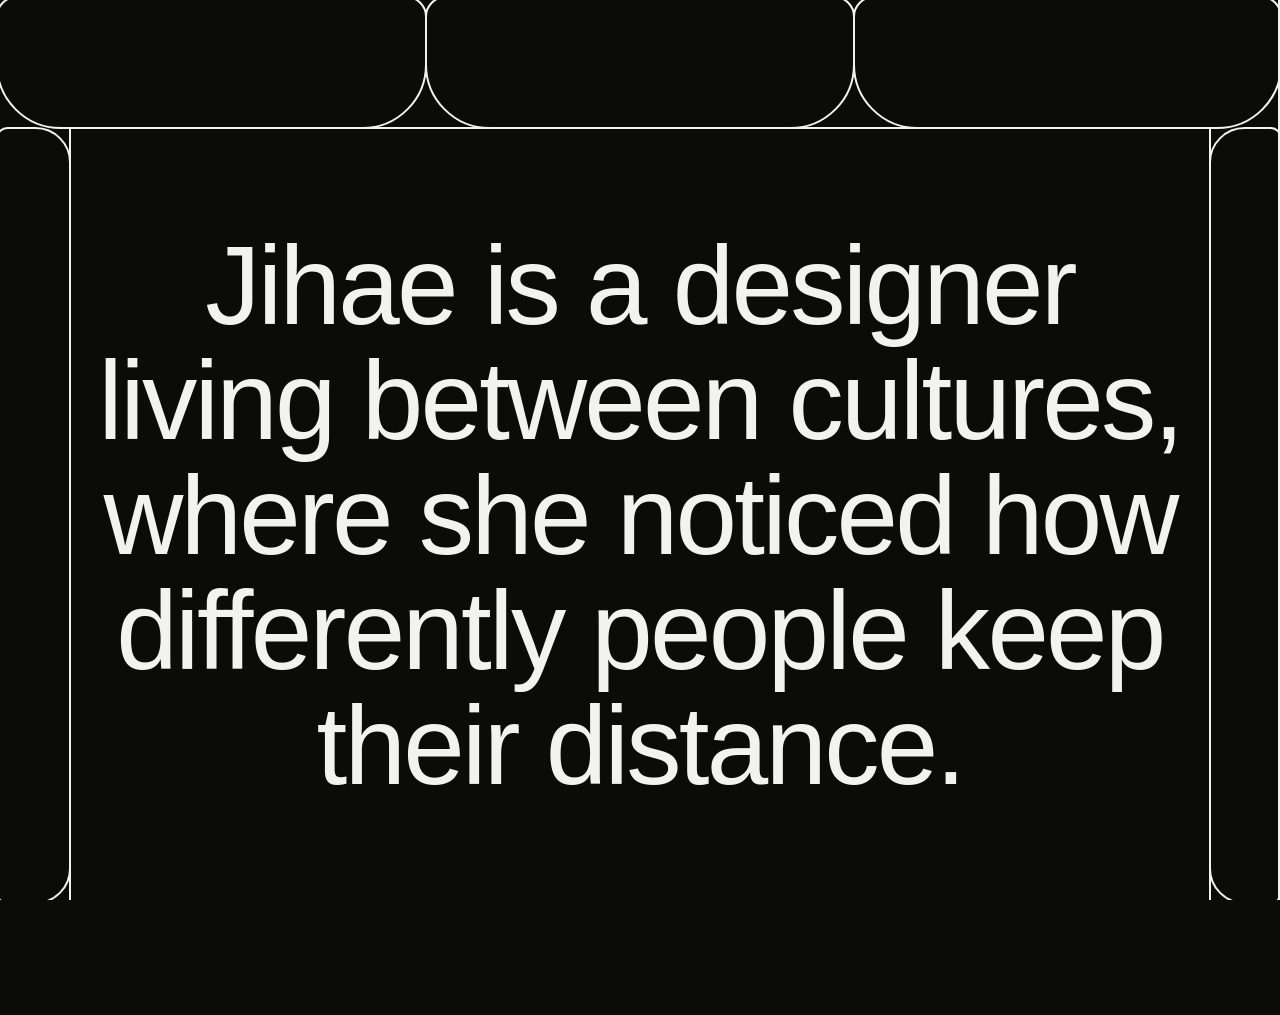
<file: experiments/grid.html>
<!doctype html>
<html lang="en">
<head>
<meta charset="utf-8">
<base href="../">
<meta name="viewport" content="width=device-width, initial-scale=1, viewport-fit=cover">
<title>Jihae Cha (small)</title>
<link href="https://api.fontshare.com/v2/css?f[]=switzer@300,400&display=swap" rel="stylesheet">
<style>
  /* two panels, name | designs; the dividing line travels as each one takes over the screen */
  :root {
    --line: 2px;  /* the weight of every grid line */
    --bg: #0b0b0a;
    --fg: #f2f2f0;
    --muted: #8a8a85;
    --rule: #3a3a38;
    --grid: #2b2b29;   /* the grid lines: as quiet as the lines in the works below */
    --stripe: #1c1c1a;
    --font: "Switzer", "Helvetica Neue", Helvetica, Arial, sans-serif;
    --size: clamp(12px, 0.95vw, 16px);
    --lede: clamp(14px, 1.3vw, 22px);
    --big: clamp(72px, 15.5vw, 340px);
    --head: clamp(32px, 4.4vw, 84px);
    --pad: clamp(14px, 1.6vw, 28px);
    --ease: cubic-bezier(.7, 0, .15, 1);
    --t: .6s;   /* opening and closing a section, both quick */
    color-scheme: dark;
  }

  /* light mode, switched from the portfolio page */
  :root[data-theme="light"] {
    --bg: #ffffff;
    --fg: #121211;
    --muted: #8e8e89;
    --rule: #e6e6e4;
    --grid: #e6e6e4;
    --stripe: #efefed;
    color-scheme: light;
  }

  html, body { height: 100%; }
  body {
    margin: 0; font-weight: 300; overflow: hidden;
    background: var(--bg); color: var(--fg);
    font-family: var(--font); -webkit-font-smoothing: antialiased;
  }

  .stage {
    height: 100%;
    display: grid;
    grid-template-columns: 1fr 1fr;
    transition: grid-template-columns var(--t) var(--ease), grid-template-rows var(--t) var(--ease);
  }
  .stage.s1 { grid-template-columns: 7fr 1fr; }
  .stage.s2 { grid-template-columns: 1fr 7fr; }

  .panel {
    position: relative; min-width: 0; min-height: 0; overflow: hidden;
    display: flex; flex-direction: column;
    cursor: pointer; outline: none;
  }
  /* every panel and grid cell carries its own full outline, so each can round on
     its own. The outer edges sit 1px past the screen and are cut off until a
     corner rounds in; shared edges overlap so they still read as one hairline. */
  .stage { overflow: hidden; }
  /* a panel's outline is drawn on a layer above it, so rounding never cuts into its content */
  /* ---- arrival: the dividing line draws itself from top to bottom ----------------
     While it draws, the panels' own outlines are held back; once it reaches the
     bottom they take over and the drawn line is removed. */
  .drawline { position: fixed; z-index: 5; pointer-events: none; background: var(--grid);
    /* sits exactly where the panels' own dividing line is (set from the layout on load),
       so nothing shifts when they take over */
    left: calc(50% - var(--line)); top: 0; width: var(--line); height: 100%; transform: scaleY(0); transform-origin: top;
    animation: draw-down .55s cubic-bezier(.65, 0, .35, 1) .1s forwards; }
  @keyframes draw-down { to { transform: scaleY(1); } }
  .arriving .panel::after { border-color: transparent; }
  @media (max-aspect-ratio: 4/5) {   /* stacked panels: the line runs across, left to right */
    .drawline { left: 0; top: calc(50% - var(--line)); width: 100%; height: var(--line); transform: scaleX(0); transform-origin: left;
      animation-name: draw-across; }
    @keyframes draw-across { to { transform: scaleX(1); } }
  }
  @media (prefers-reduced-motion: reduce) { .drawline { display: none; } .arriving .panel::after { border-color: var(--grid); } }
  .panel::after {
    content: ''; position: absolute; inset: 0; z-index: 3; pointer-events: none;
    border: var(--line) solid var(--grid);
    border-radius: var(--r, 0px);
    transition: border-radius .5s cubic-bezier(.7, 0, .15, 1);
  }
  .panel.name { margin: calc(-1 * var(--line)) 0 calc(-1 * var(--line)) calc(-1 * var(--line)); }
  .panel.designs { margin: calc(-1 * var(--line)); }
  /* keyboard focus marker: only while someone is actually using the keyboard, so a
     click (or the page focusing a panel itself) never leaves a line under the name */
  .kbd .panel:focus-visible .head { text-decoration: underline; text-underline-offset: .12em; text-decoration-thickness: 1px; }

  .head {
    margin: 0; padding: var(--pad);
    font-weight: 300; font-size: var(--fs, var(--head));
    line-height: .95; letter-spacing: -0.035em;
    white-space: nowrap;
    /* the larger heading is raised so the tops of its capitals line up with the smaller one's,
       which stays where it always was */
    padding-top: max(0px, calc(var(--pad) + var(--nudge, 0px)));
    transition: font-size var(--t) var(--ease), padding-top var(--t) var(--ease);
  }

  /* things that only exist in one state */
  .reveal { opacity: 0; transform: translateY(12px); transition: opacity .35s, transform .35s; }
  .s1 .name .reveal, .s2 .designs .reveal {
    opacity: 1; transform: none;
    transition: opacity .7s ease, transform .9s var(--ease);
    transition-delay: var(--d, .8s);
  }

  /* name panel: subtext is there immediately, no fade */
  .name .reveal, .s1 .name .reveal { transform: none; transition: none; }

  .lede {
    margin: auto 0 0; padding: 0 var(--pad) var(--pad);
    font-size: var(--lede); font-weight: 300; line-height: 1.1; letter-spacing: -0.02em;
    max-width: 30ch; color: var(--muted);
  }
  /* the six-cell study under the name: squares round, return, then a random cell
     shoves in and spreads while the corners of the cells it touches curve away.
     It sits right under the name and fills the rest of the panel. */
  /* the study is drawn in the text colour: full white in dark mode, black in light */
  .tgrid {
    /* starts right under the name and fills the rest of the panel, behind the words.
       Its top edge is a line under the name; its right edge is the dividing line in
       the middle; left and bottom run off the screen. Its top is set from the name's height. */
    position: absolute; left: 0; right: 0; bottom: var(--tg-gap, 0px); top: var(--tg-top, 30%);
    z-index: 0; overflow: hidden; pointer-events: none; box-sizing: border-box;
    border-top: var(--line) solid var(--grid);   /* the line under the heading, always straight */
    /* no bottom line of its own: the page's white line under the landing closes it */
    opacity: 0;
    /* it now comes up while the heading is still growing, so its top edge rides the
       heading's own curve rather than snapping to each measured height */
    transition: opacity .6s ease, top var(--t) var(--ease);
    --tdur: 1.2s; --tease: cubic-bezier(.65, 0, .35, 1); --xease: var(--tease);
  }
  .panel.name > .head, .panel.name > .lede { position: relative; z-index: 1; }
  .s1 .tgrid { opacity: 1; }
  /* while the open heading is still growing (and wrapping), its grid stays hidden, so it
     never shows sliding down under the name; it fades in once the name has settled */
  .s2 #dgrid { transition: opacity .3s ease .2s; }   /* comes up on the same beat as "that move" */
  /* the name's grid is not held back for the heading to settle: it comes up on the same
     beat as ", based in the Netherlands", so the sentence and the study arrive together */
  .s1 #tgrid { transition: opacity .45s ease .45s; }

  /* ", based in the Netherlands" continues the name when its panel opens, at the same size,
     the way "that move" continues Designs: it appears a beat later, no rise, no fade */
  .name .head .reveal { transform: none; transition: none; }
  .s1 .name .head .reveal { transition: opacity 0s linear .45s; }
  .stage:not(.s1) .name .head .reveal { position: absolute; }
  .s1 .name .head { white-space: nowrap; }   /* the sentence stays on one line inside the open panel */
  @media (max-aspect-ratio: 4/5) { .s1 .name .head { white-space: normal; } }   /* stacked phones: it may wrap */
  .s1 .name .head .reveal { position: relative; left: 0; }   /* a starting point for the slide back on close */
  /* closing: the words stay where they are, wrapped as they were, and fade softly while
     the panel closes; only once they're gone does the heading drop back to one line */
  .stage.closing-name .name .head { white-space: nowrap; }   /* lines locked with <br>s while it fades */
  .stage.closing-name:not(.s1) .name .head .reveal { position: relative; left: calc(var(--fs, 60px) * -0.22);
    transition: opacity var(--t) var(--ease), left var(--t) var(--ease); }   /* drawn back with the line, same curve */
  /* the comma fades together with the words but stays where it is, so it never touches "Cha";
     the words travel only about a word space, so they end where the space was */
  .name .head .reveal .cm { position: relative; left: 0; }
  .stage.closing-name:not(.s1) .name .head .reveal .cm { left: calc(var(--fs, 60px) * 0.22);
    transition: left var(--t) var(--ease); }
  /* the Jihae grid sits right under the name (its top is set from the name's height),
     with a straight line along its top and a closing line lifted off the bottom edge */
  /* the Jihae grid carries no text: only the lines and their movement */
  #tgrid .tx, #tgrid .say { display: none; }
  /* two lines about Jihae under the name. They roll up one line at a time as the grid
     moves: the top line slides out, the next slides in underneath. No fading. */
  .about {
    position: relative; z-index: 1; margin: 0 var(--pad) calc(var(--pad) * .9);
    --row: 1.3em; height: calc(2 * var(--row)); overflow: hidden;
    font-size: var(--lede); font-weight: 300; letter-spacing: -0.015em; color: var(--muted);
    opacity: 0; transition: opacity .5s ease;
  }
  .s1 .about { opacity: 1; }
  /* in this version the bio is read inside the grid; the lines under the name stay
     only for screen readers */
  .about.sr { position: absolute; width: 1px; height: 1px; margin: 0; overflow: hidden; clip: rect(0 0 0 0); }
  /* the line inside the cell that has taken the space: no travelling, no fading. It is
     placed where the cell ends up and simply appears once the cell has grown. */
  .tgrid .say { position: absolute; z-index: 2; color: var(--fg); font-size: clamp(16px, 1.7vw, 28px); font-weight: 300;
    line-height: 1.2; letter-spacing: -0.02em; visibility: hidden; }
  .tgrid .say.on { visibility: visible; }
  .about .roll { transition: transform .9s cubic-bezier(.65, 0, .35, 1); }
  .about .roll.jump { transition: none; }
  .about p { margin: 0; height: var(--row); line-height: var(--row); white-space: nowrap; overflow: hidden; text-overflow: ellipsis; }
  @media (max-width: 600px) {   /* narrow screens: each line may wrap onto a second row */
    .about { height: calc(4 * var(--row)); }
    .about p { height: calc(2 * var(--row)); white-space: normal; }
  }
  /* the word in each cell: it relaxes when its cell takes the space, and gets
     squeezed, letters pressed together and wrapping, when its cell is crowded */
  #tgrid .ring { overflow: hidden; font-style: normal; }   /* the cells are <i> elements; keep their words upright */
  .tgrid .tx { position: absolute; color: var(--fg); font-size: var(--lede); font-weight: 300; line-height: 1.1;
    overflow-wrap: anywhere;
    /* the words move with their cells, on the same timing but without the bounce */
    transition: left var(--tdur) var(--xease), top var(--tdur) var(--xease), width var(--tdur) var(--xease), letter-spacing var(--tdur) var(--xease); }   /* no fade: a word gives way to the bio line at once */
  .tgrid .ln { position: absolute; background: var(--grid); opacity: 0;
    transition: left var(--tdur) var(--tease), top var(--tdur) var(--tease), height var(--tdur) var(--tease), opacity .8s ease; }
  .tgrid.keep .ln { opacity: 1; }
  .tgrid .ln.v { width: var(--line); }
  .tgrid .ln.h { left: -4px; right: -4px; height: var(--line); }
  .tgrid .ring { position: absolute; box-sizing: border-box; border: var(--line) solid var(--grid);
    transition: left var(--tdur) var(--tease), top var(--tdur) var(--tease), width var(--tdur) var(--tease), height var(--tdur) var(--tease), border-radius var(--tdur) var(--tease), border-color .9s ease; }
  .lede { --d: 1s; }

  /* designs panel: the same six-cell grid as the name panel, but calm. A discipline
     grows smoothly into the space, the others shrink without being crushed, and the
     corners that touch it soften. Its example projects appear once it has grown. */
  /* "that move" belongs to the open Designs panel only */
  /* &quot;that move&quot; appears a beat after the panel opens: no rise, no fade, it is simply there */
  .designs .head .reveal { display: inline-block; margin-left: .25em; transform: none; transition: none; }   /* the word space, kept even when it lifts out of the line */
  .s2 .designs .head .reveal { transform: none; transition: opacity 0s linear .2s; }
  .stage:not(.s2) .designs .head .reveal { position: absolute; }
  .stage.closing-des:not(.s2) .designs .head .reveal { transform: translateX(2.5vw);
    transition: opacity var(--t) var(--ease), transform var(--t) var(--ease); }   /* "that move" goes with its line too */
  .s1 .dgrid { opacity: 0; }
  .s2 .dgrid { opacity: 1; }
  .dgrid { --tdur: 1s; --tease: cubic-bezier(.45, 0, .2, 1); }
  .dgrid .ring { overflow: hidden; }
  .s2 .dgrid .ring { pointer-events: auto; cursor: pointer; }   /* once Designs is open, each area is a way into its project */
  /* the reel fills the whole cell, cut by its outline; the text sits on top of it */
  .dgrid .m { position: absolute; inset: 0; overflow: hidden; }   /* clipped by the cell's own rounded edge, so the picture meets the line exactly */
  .dgrid .m video, .dgrid .m img { position: absolute; inset: 0; width: 100%; height: 100%; object-fit: cover; display: block;
    opacity: .1; transition: opacity var(--tdur) var(--tease); }   /* at rest every reel shows faintly, at 10%, behind its name */
  .dgrid .lead .m video, .dgrid .lead .m img { opacity: 1; }   /* the cell taking the space shows its reel fully */
  .dgrid .m > :not(.cur) { display: none; }   /* an area with several projects shows one at a time */
  .dgrid .m .ph { position: absolute; inset: 0; opacity: .3; background: repeating-linear-gradient(115deg, var(--rule) 0 1px, transparent 1px 16px); }
  /* the area's name, large and centred in its cell */
  .dgrid .t { position: absolute; z-index: 2; left: 50%; top: 50%; transform: translate(-50%, -50%);
    max-width: 88%; text-align: center; color: var(--fg); font-size: clamp(15px, 1.6vw, 28px); font-weight: 300;
    line-height: 1.05; letter-spacing: -0.02em; white-space: nowrap; overflow: hidden;
    transition: letter-spacing var(--tdur) var(--tease), font-size var(--tdur) var(--tease); }
  .dgrid .crowd .t { font-size: clamp(11px, 1.1vw, 19px); }   /* while another area takes the space, the others' names shrink */
  .dgrid .k { position: absolute; left: 12px; bottom: 14px; z-index: 2; font-size: var(--size); color: var(--fg);
    visibility: hidden; max-width: calc(100% - 30px); white-space: nowrap; overflow: hidden; text-overflow: ellipsis; }
  .dgrid .on .k { visibility: visible; }
  /* over a reel at full strength the names invert against the picture, so they read on light and dark alike */
  .dgrid .lead .t, .dgrid .lead .k { color: #fff; mix-blend-mode: difference; }

  /* phone: stack the panels, the horizontal line travels instead */
  @media (max-aspect-ratio: 4/5) {
    :root { --size: clamp(12px, 3.3vw, 14px); --big: clamp(56px, 20vw, 120px); --head: clamp(30px, 10vw, 54px); --lede: clamp(14px, 3.8vw, 17px); }
    .stage, .stage.s1, .stage.s2 { grid-template-columns: 1fr; }
    .stage { grid-template-rows: 50% 50%; }   /* in % and px, not fr: the rows keep their sizes when the landing grows */
    .stage.s1 { grid-template-rows: var(--s1rows, 86% 14%); }   /* Designs' row is just tall enough for Designs: set in fit() */
    .stage.s2 { grid-template-rows: var(--s2rows, 14% 86%); }   /* the name's row is just tall enough for the name: set in fit() */
    .panel.name { margin: calc(-1 * var(--line)) calc(-1 * var(--line)) 0 calc(-1 * var(--line)); }
    .panel.designs { margin: calc(-1 * var(--line)); }
  }

  @media (prefers-reduced-motion: reduce) {
    *, *::before { transition-duration: 0s !important; transition-delay: 0s !important; animation: none !important; }
  }

  /* opening the Jihae Cha panel brings every line up to full strength: the grid, its outline,
     the line under the heading and the dividing line. --grid is registered so it can fade. */
  @property --grid { syntax: "<color>"; inherits: true; initial-value: #2b2b29; }
  .stage { transition: grid-template-columns var(--t) var(--ease), grid-template-rows var(--t) var(--ease), --grid .6s ease; }
  .stage.s1 { --grid: var(--fg); }

  .dgrid .w { position: absolute; inset: 0; width: 100%; height: 100%; object-fit: cover; display: block;
    opacity: 0; transition: opacity .9s ease; }
  .dgrid .w.cur { opacity: 1; }
  .dgrid .w.fit { object-fit: contain; background: #0b0b0a; }
  .dgrid .wk, .dgrid .wn { position: absolute; bottom: 14px; z-index: 2; font-size: var(--size); color: #fff; mix-blend-mode: difference; }
  .dgrid .wk { left: 2.2%; } .dgrid .wn { right: 2.2%; opacity: .5; font-variant-numeric: tabular-nums; }
  .s2 .dgrid { pointer-events: auto; cursor: pointer; }

  /* ---- about Jihae: read the text, or step into the grid (from about-read-experience) ---- */
  /* the bio, told by the grid. Every cell carries words: small and faint at the top of the
     cell, until it is that cell's turn, when its line grows to fill the cell and comes fully
     up. An intrusion grows its words fast with a jolt; closeness grows them slowly. */
  #tgrid .ct { position: absolute; left: 50%; top: 14px; transform: translate(-50%, 0); z-index: 2;
    width: max-content; max-width: calc(100% - 28px); text-align: center; pointer-events: none;
    color: var(--fg);
    font-weight: 300; font-size: clamp(10px, .82vw, 13px); line-height: 1.35; letter-spacing: -0.01em;
    opacity: 0;   /* only the cell whose turn it is shows its line */
    transition: font-size var(--ctd, .9s) var(--cte, ease), top var(--ctd, .9s) var(--cte, ease),
      transform var(--ctd, .9s) var(--cte, ease), line-height var(--ctd, .9s) var(--cte, ease), opacity .6s ease; }
  /* a big line never runs longer than about 20 characters; it wraps into balanced lines instead */
  #tgrid .ct.big { max-width: min(calc(100% - 28px), 20ch); text-wrap: balance; top: 50%; transform: translate(-50%, -50%); opacity: 1; line-height: 1.04; letter-spacing: -0.025em; }
  #tgrid .ct.tiny { opacity: 0; }
  #tgrid .ct.inv { max-width: none; line-height: .92; }   /* intrusion: no line limit, it fills its whole cell */
  /* intrusion: the letters arrive crushed and slammed in; closeness: they drift together */
  #tgrid .ct.jolt { animation: ctJolt .7s cubic-bezier(.2, 0, .2, 1) both; }
  #tgrid .ct.drift { animation: ctDrift 1.4s cubic-bezier(.25, .1, .25, 1) both; }
  /* intrusion: slammed in oversized and crushed, knocked side to side, then it settles */
  @keyframes ctJolt {
    0%   { letter-spacing: -0.3em; transform: translate(-50%, -50%) scale(1.6) skewX(-8deg); opacity: 0; }
    12%  { letter-spacing: -0.22em; transform: translate(calc(-50% - 18px), -50%) scale(1.3) skewX(6deg); opacity: 1; }
    26%  { transform: translate(calc(-50% + 14px), -50%) scale(.92) skewX(-4deg); }
    40%  { transform: translate(calc(-50% - 8px), -50%) scale(1.06); }
    55%  { transform: translate(calc(-50% + 4px), -50%) scale(.98); }
    100% { letter-spacing: -0.025em; transform: translate(-50%, -50%) scale(1); opacity: 1; } }
  /* closeness: small, slow, letters easing in toward each other */
  @keyframes ctDrift { from { letter-spacing: 0.12em; opacity: 0; filter: blur(2px); } to { letter-spacing: -0.01em; opacity: 1; filter: blur(0); } }
  /* the whole grid takes the hit of an intrusion */
  #tgrid.shake { animation: gridShake .55s cubic-bezier(.3, 0, .3, 1); }
  @keyframes gridShake { 0% { transform: translate(0); } 12% { transform: translate(16px, -3px); } 28% { transform: translate(-12px, 2px); } 46% { transform: translate(8px, -1px); } 64% { transform: translate(-4px); } 82% { transform: translate(2px); } 100% { transform: translate(0); } }
  @media (prefers-reduced-motion: reduce) { #tgrid .ct.jolt, #tgrid .ct.drift, #tgrid.shake { animation: none; } }   /* a cell squeezed too thin to hold words */
  #tgrid .ct-measure { position: absolute; left: -9999px; top: 0; visibility: hidden; font-weight: 300;
    line-height: 1.04; letter-spacing: -0.025em; text-align: center; max-width: 20ch; text-wrap: balance; }
  /* ---- the end: three cells lead on ---- */
  .tgrid .go { position: absolute; left: 50%; top: 50%; transform: translate(-50%, -50%); z-index: 3; pointer-events: auto;
    color: var(--fg); text-decoration: none; white-space: nowrap; font-size: clamp(16px, 1.7vw, 28px); font-weight: 300;
    letter-spacing: -0.02em; border-bottom: 1px solid currentColor; padding-bottom: 2px; opacity: 0; animation: goIn .6s ease .5s forwards; }
  .tgrid .go { transition: font-size .6s cubic-bezier(.25,1,.45,1), letter-spacing .6s ease, opacity .3s ease; }
  .tgrid .go:hover, .tgrid .go:focus-visible { font-size: clamp(22px, 2.6vw, 44px); letter-spacing: -0.03em; }   /* the link grows with its cell */
  @keyframes goIn { to { opacity: 1; } }
  /* Experience: the about grid from landing-about-20261012, inside the stage under the pills */
  .ab .stg > #tgrid { display: block; top: 0 !important; bottom: 0; border-top: 0; opacity: 0; transition: opacity .5s ease; }
  .ab .stg.in > #tgrid { opacity: 1; }
  .ab #sumrow, .ab #readall { display: none !important; }
  .ab { position: relative; z-index: 1; flex: 1; min-height: 0; display: flex; flex-direction: column; cursor: default;
    opacity: 0; pointer-events: none; transition: opacity .35s ease; --shove: cubic-bezier(.2,1.6,.4,1); }
  .s1 .ab { opacity: 1; pointer-events: auto; transition: opacity .35s ease .45s; }   /* on the same beat as ", based in the Netherlands" */
  .ab .modes { display: none; }   /* Experience retired: it repeated the bio; the about text simply shows (the buttons stay in the markup for the script) */
  .ab .mode { font: inherit; font-weight: 400; font-size: clamp(12px, .95vw, 16px); color: var(--fg); background: none;
    border: 1.5px solid var(--fg); border-radius: 999px; padding: 6px 12px; cursor: pointer; transition: background .2s, color .2s; }
  .ab .mode:hover, .ab .mode[aria-pressed="true"] { background: var(--fg); color: var(--bg); }
  .ab .mode[aria-pressed="true"] { cursor: default; }
  .ab .stg { position: relative; flex: 1; overflow: hidden; border-top: var(--line) solid var(--grid); }
  .ab .text { position: absolute; inset: 0; padding: var(--pad) var(--pad) var(--pad) calc(var(--pad) * 1.5);   /* close under the line, a little in from the left */ overflow: auto; transition: opacity .45s ease; }
  .ab .text p { margin: 0 0 1em; max-width: 34em; font-size: clamp(15px, 1.4vw, 23px); line-height: 1.32; letter-spacing: -.012em; text-wrap: pretty; }   /* no orphans: the last line never holds a single word */
  .ab .text .w { display: inline-block; transition: transform .45s cubic-bezier(.25,1,.45,1); }
  .ab .stg.in .text { opacity: 0; pointer-events: none; }
  .ab .links { display: flex; flex-direction: column; align-items: flex-start; gap: .2em; margin-top: 2em; font-size: clamp(15px, 1.4vw, 23px); letter-spacing: -.012em; }
  .ab .links a { color: color-mix(in srgb, var(--fg) 50%, var(--bg)); text-decoration: none; display: inline-flex; gap: .5em; padding: .15em 0; transition: padding .3s cubic-bezier(.25,1,.45,1), color .3s ease; }   /* soft at rest, like "More about Jihae" */
  .ab .links a:hover, .ab .links a:focus-visible { padding-left: .5em; outline: 0; color: var(--fg); }   /* the whole link is pushed aside */
  @media (prefers-reduced-motion: reduce) { .ab * { transition-duration: 0s !important; animation: none !important; } }
  @media (max-aspect-ratio: 4/5) { .ab .text p, .ab .links { font-size: var(--fit, clamp(17px, 4.6vw, 20px)); } .ab .links { margin-top: 1.2em; } }   /* phones: as large as fits, so the bio and its links share one screen */
</style>

<style>
  /* Experiments: only the Jihae Cha panel, open, on its grid */
  .stage, .stage.s1, .stage.s2 { grid-template-columns: 1fr !important; grid-template-rows: 1fr !important; }
  .panel.designs, .drawline, .ab .modes { display: none !important; }
  .panel.name > .head { display: none !important; }   /* the page names it; the grid takes the whole frame */
  .ab .stg { border-top: 0 !important; }
</style>
</head>
<body>
<main class="stage arriving" id="stage">
  <i class="drawline" id="drawline" aria-hidden="true"></i>
  <section class="panel name" data-state="s1" tabindex="0" role="button" aria-label="About Jihae Cha">
    <h1 class="head">Jihae Cha<span class="reveal">, based&nbsp;in the&nbsp;Netherlands</span></h1>
    <div class="about sr" id="about"><div class="roll" id="roll"></div></div>
    <div class="ab" id="ab">
      <div class="modes" role="group" aria-label="View">
        <button class="mode" id="readB" type="button" aria-pressed="true">Read</button>
        <button class="mode" id="expB" type="button" aria-pressed="false">Experience</button>
      </div>
      <div class="stg" id="abStage">
        <div class="text" id="abText">
          <p>Jihae loves technology, motion and conceptual design, and her work lives where the three meet.</p>
          <p>She is a digital designer from South Korea, based in The Hague. During and after her Interactive Media Design studies at KABK, she followed her curiosity through studios in Berlin, Amsterdam and Utrecht, exploring AR/VR, 3D, photogrammetry, UX/UI, interaction and motion.</p>
          <p>Along the way, she found what she loves most, design that moves and interacts with intention. In whatever digital form, she pictures where each element comes in and leaves, and asks why it moves and what story it tells.</p>
          <p>Living between cultures, she noticed how differently people keep their space. In her work, she uses proxemics both as a subject and as a design method.</p>
          <nav class="links" aria-label="More">
            <a href="mailto:jihae.cha9@gmail.com" target="_top">Email <span aria-hidden="true">→</span></a>
            <a href="https://www.linkedin.com/in/jihae-cha" target="_blank" rel="noopener">LinkedIn <span aria-hidden="true">→</span></a>
            <a href="media/jihae-cha-cv.pdf" target="_blank" rel="noopener">CV <span aria-hidden="true">→</span></a>
          </nav>
        </div>
        <div class="tgrid" id="tgrid" aria-hidden="true"></div>
        <div id="sumrow"><div id="ctrl"><span id="cnt" hidden></span><button type="button" id="replayB" hidden></button><button type="button" id="allB" hidden></button></div></div>
        <div class="readall" id="readall"></div>
      </div>
    </div>
  </section>

  <section class="panel designs" data-state="s2" tabindex="0" role="button" aria-label="Designs that move: 3D, interaction, UX/UI, visual systems">
    <h2 class="head">Designs<span class="reveal">that move</span></h2>
    <!-- four areas. Each cell shows a reel from the media folder next to this page;
         a cell with no file shows a striped placeholder instead. -->
    <div class="tgrid dgrid" id="dgrid" aria-hidden="true"></div>
  </section>
</main>

<script>
  const stage = document.getElementById('stage');

  // size each heading so it spans its panel's width in the state being entered
  const meas = document.createElement('span');
  meas.style.cssText = 'position:absolute;visibility:hidden;white-space:nowrap;font-size:100px;font-weight:300;letter-spacing:-0.035em;font-family:var(--font)';
  document.body.appendChild(meas);
  const nameHead = document.querySelector('.name .head');
  const desHead = document.querySelector('.designs .head');
  const phone = matchMedia('(max-aspect-ratio: 4/5)');
  const FR = { s0: [.5, .5], s1: [7/8, 1/8], s2: [1/8, 7/8] };
  let current = 's0';
  // Both headings follow one rule: an open panel's heading is the same size whichever
  // panel is open, and so is a closed one's. Each size is the largest that still fits
  // the longer of the two headings, so neither ever overflows its panel.
  function fit(s) {
    const W = stage.clientWidth;
    const width = (h, text, f) => {
      const pad = parseFloat(getComputedStyle(h).paddingLeft) * 2;
      meas.textContent = text;
      return Math.max((W * f - pad - 2) / meas.getBoundingClientRect().width * 100, 10);
    };
    const SCALE = 0.55;   // this version sets the headings at a fraction of the full width
    let n, d;
    if (phone.matches) {
      // stacked: both panels are full width, so both headings simply share one size
      n = d = Math.min(width(nameHead, 'Jihae Cha', 1), width(desHead, s === 's2' ? 'Designs that move' : 'Designs', 1));
      if (s === 's1') d = Math.min(width(nameHead, 'Jihae Cha', 1), width(desHead, 'Designs that move', 1));   // closed, Designs takes the size Jihae Cha has while Designs is open
      if (s === 's1') {   // open, Jihae Cha has the screen to itself: the sentence reads larger, as large as its longest line allows
        const t = document.createElement('span'); t.textContent = 'the\u00a0Netherlands';   // kept on one line
        Object.assign(t.style, { position: 'absolute', visibility: 'hidden', whiteSpace: 'nowrap', fontSize: '100px', transition: 'none' });
        nameHead.appendChild(t); const word = t.getBoundingClientRect().width / 100; t.remove();   // its width per pixel of size
        const room = W - parseFloat(getComputedStyle(nameHead).paddingLeft) * 2 - 4;
        n = Math.min(room / word * .96, width(nameHead, 'Jihae Cha', 1) * .78) / SCALE;
      }
    } else if (s === 's0') {
      n = d = Math.min(width(nameHead, 'Jihae Cha', .5), width(desHead, 'Designs', .5));
    } else {
      const open = Math.min(width(nameHead, 'Jihae Cha', 7 / 8), width(desHead, 'Designs that move', 7 / 8));
      const closed = Math.min(width(nameHead, 'Jihae Cha', 1 / 8), width(desHead, 'Designs', 1 / 8));
      [n, d] = s === 's1' ? [open, closed] : [closed, open];
      // open, the name reads "Jihae Cha, based in the Netherlands" on one line, so it is sized to fit that whole sentence
      if (s === 's1') n = Math.min(n, width(nameHead, 'Jihae Cha, based in the Netherlands', 7 / 8) / SCALE);
    }
    nameHead.style.setProperty('--fs', (n * SCALE).toFixed(1) + 'px');
    desHead.style.setProperty('--fs', (d * SCALE).toFixed(1) + 'px');
    // stacked, with Designs open: the name's row holds the name and an even gap above and below it,
    // so Designs that move sits right under it rather than a seventh of the screen down
    if (phone.matches) {
      const pad = parseFloat(getComputedStyle(nameHead).paddingLeft), L = 2;
      const need = Math.round(pad * 2 + n * SCALE * .95 + L), H = stage.clientHeight;
      stage.style.setProperty('--s2rows', need + 'px calc(100% - ' + need + 'px)');
      // and the other way round: with Jihae Cha open, Designs' row holds just Designs
      const needD = Math.round(pad * 2 + d * SCALE * .95 + L);
      stage.style.setProperty('--s1rows', 'calc(100% - ' + needD + 'px) ' + needD + 'px');   // with Jihae Cha open, Designs' row holds just Designs; the landing grows by it, so Designs waits just below the screen
      stage.dataset.desH = needD;   // read when the landing grows on phones
    } else { stage.style.removeProperty('--s2rows'); stage.style.removeProperty('--s1rows'); }
    // line the two headings up along the top of their capitals: the smaller one stays put and
    // the larger one moves up by the difference in where each size puts its cap tops in its line
    const c = capTop(), small = Math.min(n, d) * SCALE;
    nameHead.style.setProperty('--nudge', (-c * (n * SCALE - small)).toFixed(1) + 'px');
    desHead.style.setProperty('--nudge', (-c * (d * SCALE - small)).toFixed(1) + 'px');
  }
  // where the top of a capital sits below the top of the line box, per pixel of font size
  function capTop() {
    const h = nameHead, cs = getComputedStyle(h), x = document.createElement('canvas').getContext('2d');
    x.font = '300 100px ' + cs.fontFamily;
    const m = x.measureText('H'), asc = m.fontBoundingBoxAscent, des = m.fontBoundingBoxDescent;
    if (!asc || !m.actualBoundingBoxAscent) return 0.2;
    return ((95 - (asc + des)) / 2 + asc - m.actualBoundingBoxAscent) / 100;   // line-height is .95
  }

  // resizing and the first sizing snap into place; only state changes animate
  function snap(s) {
    [nameHead, desHead].forEach(h => h.style.transition = 'none');
    fit(s);
    nameHead.offsetWidth;
    requestAnimationFrame(() => [nameHead, desHead].forEach(h => h.style.transition = ''));
  }
  let snapW = innerWidth;   // on phones a height-only resize (the landing growing, the address bar) leaves the sizes as they are
  addEventListener('resize', () => { if (phone.matches && innerWidth === snapW) return; snapW = innerWidth; snap(current); });
  document.fonts && document.fonts.ready.then(() => snap(current));
  snap('s0');

  // ---- the designs grid --------------------------------------------------------
  // Four areas in the same grid as the name panel, moving calmly: every few
  // seconds a random one grows into the space, the corners touching it soften, and
  // its example projects appear once it has grown. Runs only while Designs is open.
  const dg = (() => {
    const box = document.getElementById('dgrid');
    const W = [
      ['Generative Title Slide', 'media/generative.mp4'], ['Motion Explainer', 'media/motion-explainer.mp4'],
      ['Monell', 'media/monell.mp4'], ['AI Companion', 'media/AI-companion.mp4'], ['Line 0', 'media/line0-.mp4'],
      ['Bodiless Spacing', 'media/bodiless.jpg'], ['Slash', 'media/slash.mp4']
    ];
    const HOLD = 3200;
    const items = W.map(([name, src]) => {
      const el = document.createElement(/\.(mp4|mov|webm)$/i.test(src) ? 'video' : 'img');
      if (el.tagName === 'VIDEO') { el.muted = true; el.loop = true; el.playsInline = true; el.preload = 'metadata'; } else el.alt = '';
      el.src = src; el.className = /line0-/.test(src) ? 'w fit' : 'w'; box.appendChild(el); return el;
    });
    const k = document.createElement('span'); k.className = 'wk';
    const n = document.createElement('span'); n.className = 'wn';
    box.append(k, n);
    let i = 0, timer = null;
    function show(j) {
      i = j; items.forEach((el, x) => el.classList.toggle('cur', x === i));
      k.textContent = W[i][0]; n.textContent = String(i + 1).padStart(2, '0') + ' / ' + String(W.length).padStart(2, '0');
    }
    function place() { if (!document.getElementById('stage').classList.contains('s2')) return; box.style.setProperty('--tg-top', (desHead.offsetTop + desHead.offsetHeight) + 'px'); }
    box.addEventListener('click', e => {
      if (!document.getElementById('stage').classList.contains('s2') || window.parent === window) return;
      e.stopPropagation(); window.parent.postMessage({ landingWork: W[i][0] }, '*');
    });
    function next() { show((i + 1) % W.length); timer = setTimeout(next, HOLD); }
    function play(on) { box.querySelectorAll('video').forEach(v => on ? v.play().catch(() => {}) : v.pause()); }
    addEventListener('resize', place);
    if (window.ResizeObserver) new ResizeObserver(place).observe(desHead);
    show(0);
    return {
      start() { clearTimeout(timer); place(); show(0); play(true); if (!still) timer = setTimeout(next, HOLD); },
      stop() { clearTimeout(timer); play(false); }
    };
  })();

  // ---- the six-cell study under the name ------------------------------------
  // Loop: six squares → all round their corners (the grid shown behind) → squares
  // again → a random cell shoves in hard and keeps spreading, squeezing the others
  // thin, a random number of times → equal again. Corners that touch the big cell,
  // or whose side runs along it, round fully; the rest soften slightly. Runs only
  // while the name panel is open.
  const still = matchMedia('(prefers-reduced-motion: reduce)').matches;
  addEventListener('keydown', e => { if (e.key === 'Tab') document.documentElement.classList.add('kbd'); });
  addEventListener('pointerdown', () => document.documentElement.classList.remove('kbd'));
  const tg = (() => {
    const box = document.getElementById('tgrid'), COLS = 3, ROWS = 2;
    const SOFT = 0.42;  // how round the corners get in the all-round stage
    const FAR = 0.16;   // corners that don't touch the big cell: a light softening only
    const SHOVE = { col: 10, row: 4.5, dur: '.42s', ease: 'cubic-bezier(.2,1.9,.4,1)', calm: 'cubic-bezier(.25,1,.45,1)' };  // the sudden shove, hard and overshooting
    // the gentle one: still a push, never a merge, but slow and modest, and the others give way calmly
    const GENTLE = { col: 5, row: 2.6, dur: '2.4s', ease: 'cubic-bezier(.45,0,.25,1)' };
    // the two lines that name the two kinds of closeness get their own motion:
    // intrusion is harder, faster and goes further than any other push, then keeps pressing;
    // closeness is the slowest and most modest move in the loop
    const INVADE = { col: 13, row: 5.2, dur: '.3s', ease: 'cubic-bezier(.2,2.4,.35,1)', calm: 'cubic-bezier(.25,1,.45,1)' };
    const INVADE_ON = { col: 24, row: 8, dur: '1.1s', ease: 'cubic-bezier(.3,0,.2,1)' };
    const TENDER = { col: 2.6, row: 1.5, dur: '1.3s', ease: 'cubic-bezier(.25,.1,.25,1)' };
    const GENTLE_ODDS = 0.25;   // about one takeover in four is gentle; the rest are aggressive
    const SPREAD = { col: 16, row: 6, dur: '1.8s', ease: 'cubic-bezier(.4,0,.2,1)' };   // then it keeps claiming more
    const CALM = { dur: '.8s', ease: 'cubic-bezier(.65,0,.35,1)' };
    const rings = [...Array(6)].map(() => { const d = document.createElement('i'); d.className = 'ring'; box.appendChild(d); return d; });
    rings.forEach(d => { d.ct = document.createElement('span'); d.ct.className = 'ct'; d.appendChild(d.ct); });
    // ---- the bio, in the order it is told ----------------------------------------------
    // "what she does" now comes second, so a skimming reader still gets it
    const T = [
      'Jihae is a designer living between cultures, where she noticed how differently people keep their distance.',
      'In her work, she uses proxemics both as a subject and as a design method.',
      'We seem to get equal space, but it\u2019s always moving.',
      'When one takes more, another shrinks.',
      'Sometimes that\u2019s an intrusion',
      'Sometimes a sign of closeness',
      'and online it happens without any physical distance'
    ];
    const INV = T[4], TEN = T[5];
    // each step: how the grid moves, which line it carries, and how long it holds (ms).
    // About 20 seconds in all, then it stops on three ways in. No loop.
    const SEQ = [
      { kind: 'push',   text: T[0], hold: 3800 },
      { kind: 'push',   text: T[1], hold: 3800 },
      { kind: 'even',   text: T[2], hold: 2200 },
      { kind: 'round',  text: T[3], hold: 2200 },
      { kind: 'invade', text: T[4], hold: 2600 },
      { kind: 'tender', text: T[5], hold: 3200 },
      { kind: 'push',   text: T[6], hold: 3000 },
      { kind: 'end' }
    ];
    const LINKS = [[0, 'Closer to her designs', '#works', 'Her designs'], [2, 'Closer to Jihae', 'mailto:jihae.cha9@gmail.com', 'Contact'], [4, 'Closer to her experiments', '#experiments', 'Experiments']];   // [cell, in the grid, where, in read mode]
    const cnt = document.getElementById('cnt'), readall = document.getElementById('readall'), allB = document.getElementById('allB');
    let si = 0, ended = false, paused = false, shook = false;
    // links work inside the portfolio page (moves the page itself) and on their own
    function link(a, h) {
      if (h === '#works') { a.setAttribute('role', 'link'); a.tabIndex = 0; a.style.cursor = 'pointer'; a.addEventListener('keydown', e => { if (e.key === 'Enter') a.click(); }); } else a.href = h;   // an in-page move: no address shown at the bottom of the browser
      if (h.startsWith('mailto:')) { a.target = '_top'; a.addEventListener('click', e => e.stopPropagation()); return a; }   // an email opens the mail app
      a.addEventListener('click', e => { e.preventDefault(); e.stopPropagation(); if (h === '#works') { window.parent.postMessage({ landingWorks: true }, '*'); return; } try { window.top.location.hash = h; } catch (_) { location.hash = h; } });
      return a;
    }
    function clearGo() { box.querySelectorAll('.go').forEach(a => a.remove()); box.classList.remove('golead'); rings.forEach(d => d.classList.remove('on')); }
    function showGo() {
      LINKS.forEach(([i, t, h]) => { const a = link(document.createElement('a'), h); a.className = 'go'; a.textContent = t; rings[i].appendChild(a); });
    }
    // read all: every line as plain text, plus the three ways in
    // read mode: the same lines, set as two running paragraphs (about her, then the idea)
    const para = ts => ts.map(t => /[.,]$/.test(t) ? t : t + '.').join(' ')
      .replace('intrusion. Sometimes', 'intrusion, sometimes').replace('closeness. and', 'closeness, and');
    readall.innerHTML = `<p>${para(T.slice(0, 2))}</p><p>${para(T.slice(2))}</p>` + '<div class="links"></div>';
    LINKS.forEach(([, , h, t]) => { const a = link(document.createElement('a'), h); a.innerHTML = t + '<span aria-hidden="true">\u2192</span>'; readall.querySelector('.links').appendChild(a); });
    readall.addEventListener('click', e => e.stopPropagation());
    // Each cell holds words. One cell at a time is 'featured': its line is large, sized to
    // fill the cell. Every other cell shows the line before it, small and faint.
    const MOTION_T = { hard: ['.5s', 'cubic-bezier(.2,1.6,.4,1)'], soft: ['2.2s', 'cubic-bezier(.45,0,.25,1)'], calm: ['1s', 'cubic-bezier(.65,0,.35,1)'],
      invade: ['.32s', 'cubic-bezier(.2,2.4,.35,1)'], tender: ['1.3s', 'cubic-bezier(.25,.1,.25,1)'] };
    const meas = document.createElement('span'); meas.className = 'ct-measure'; box.appendChild(meas);
    let featured = -1, featKind = '', curLine = '', prevLine = '', lineAt = 0;
    function fitFs(text, w, h) {
      meas.innerHTML = text; meas.style.width = w + 'px';
      let lo = 12, hi = Math.min(400, h);
      for (let k = 0; k < 14; k++) {
        const mid = (lo + hi) / 2; meas.style.fontSize = mid + 'px';
        if (meas.scrollHeight <= h && meas.scrollWidth <= w + 1) lo = mid; else hi = mid;
      }
      return lo;
    }
    function render() {
      const W = box.clientWidth, H = box.clientHeight;
      meas.style.maxWidth = featKind === 'invade' ? 'none' : ''; meas.style.lineHeight = featKind === 'invade' ? '.92' : '';
      rings.forEach((d, k) => {
        const c = d.ct, b = last[k];
        c.classList.toggle('inv', k === featured && featKind === 'invade');
        c.classList.toggle('ten', k === featured && featKind === 'tender');
        const cw = b ? (b.r - b.l) / 100 * W : 0, ch = b ? (b.b - b.t) / 100 * H : 0;
        if (k === featured) {
          // break where the sentence pauses: after a comma, and closeness on two lines
          const line = (featKind === 'tender' ? curLine.replace(' of ', '<br>of ') : curLine).replace(/, /g, ',<br>');
          if (c.dataset.t !== line) { c.innerHTML = line; c.dataset.t = line; }
          c.classList.add('big'); c.classList.remove('tiny');
          const inv = featKind === 'invade';   // intrusion fills its cell almost edge to edge
          const fw = Math.max(cw - (inv ? 24 : 56), 60), fs = fitFs(line, fw, ch * (inv ? .94 : .8));
          c.style.width = fw + 'px';   // the same box it was measured in, so it wraps the same and never overflows
          // every line takes all the room its cell has, even outgrowing the name; only closeness
          // stays quieter, at under half the name's size 
          const cap = parseFloat(getComputedStyle(nameHead).fontSize) * .45;
          // the second line steps down after the opening, so the sizes rise and fall instead of always shouting
          const quiet = curLine === T[1] ? .55 : 1;
          c.style.fontSize = (featKind === 'tender' ? Math.min(fs, cap) : fs * quiet).toFixed(1) + 'px';
        } else {
          const t = featured < 0 ? curLine : prevLine;
          if (c.dataset.t !== t) { c.innerHTML = t; c.dataset.t = t; }
          c.classList.remove('big'); c.style.fontSize = ''; c.style.width = '';
          c.classList.toggle('tiny', cw < 110 || ch < 60);
        }
      });
    }
    // re-fit once the fonts have loaded, so sizes aren't measured with a fallback
    if (document.fonts) document.fonts.ready.then(render);
    // a new line comes up in cell i (or no cell, i = -1: every cell then holds it small)
    function feature(i, text, kind) {
      const fresh = text !== curLine;   // the same line moving to another cell doesn't play its entrance again
      if (fresh) { prevLine = curLine || text; curLine = text; lineAt = performance.now(); }
      featured = i; featKind = kind;
      const [dur, ease] = MOTION_T[kind] || MOTION_T.calm;
      rings.forEach(d => { d.ct.style.setProperty('--ctd', dur); d.ct.style.setProperty('--cte', ease); d.ct.classList.remove('jolt', 'drift'); });
      render();
      if (fresh && i >= 0 && (kind === 'invade' || kind === 'tender')) {
        const c = rings[i].ct; void c.offsetWidth; c.classList.add(kind === 'invade' ? 'jolt' : 'drift');
      }
      if (kind === 'invade' && !shook) { shook = true; box.classList.remove('shake'); void box.offsetWidth; box.classList.add('shake'); }   // the whole grid takes the hit, once
    }
    const vls = [...Array(4)].map(() => { const d = document.createElement('b'); d.className = 'ln v'; box.appendChild(d); return d; });
    const hl = document.createElement('b'); hl.className = 'ln h'; box.appendChild(hl);
    const pct = w => { const t = w.reduce((a, b) => a + b, 0); return w.map(x => x / t * 100); };
    let last = [];   // where each cell is heading, for finding the cell under the cursor
    let pair = null;   // no longer used for merging; kept so resets stay simple
    let lead = -1, roundAll = false, size = SHOVE, timer = null, sub = null, stage = 'equal', left = 0, done = null;
    // --xease is the same move without overshoot: the text follows the cells on it, so it never bounces
    const motion = m => { box.style.setProperty('--tdur', m.dur); box.style.setProperty('--tease', m.ease); box.style.setProperty('--xease', m.calm || m.ease); };
    const head = document.querySelector('.name .head');
    const about = document.getElementById('about');
    // the grid starts right under the name
    const sumrow = document.getElementById('sumrow');
    function place() {   // the grid starts under the controls; frozen while closing
      if (!document.getElementById('stage').classList.contains('s1')) return;
      const top = (sumrow.offsetHeight ? sumrow.offsetTop + sumrow.offsetHeight : head.offsetTop + head.offsetHeight) + 'px';
      box.style.setProperty('--tg-top', top); readall.style.top = top;
    }

    // ---- the words ---------------------------------------------------------------
    // WORDS sit in the six cells. The bio is told in short LINES under the name:
    // the first shows with the rounded stage, and each takeover moves to the next.
    const WORDS = ['people', 'elements', 'technology', 'things', 'culture', 'you'];
    const LINES = T;   // the same text as the sequence
    const tx = WORDS.map(t => { const w = document.createElement('span'); w.className = 'tx'; w.textContent = t; box.appendChild(w); return w; });
    const roll = document.getElementById('roll');
    LINES.forEach(t => { const p = document.createElement('p'); p.textContent = t; roll.appendChild(p); });
    let li = 0;
    const big = document.createElement('span'); big.className = 'say'; box.appendChild(big);
    let host = -1, showT = null;   // the cell carrying the line
    // the bio line sits inside the cell carrying it, like the words
    function place_say(cell, pl, pt, width) {
      if (big.parentNode !== cell) cell.appendChild(big);
      big.style.left = pl + 'px'; big.style.top = pt + 'px';
      big.style.width = Math.min(width, 520) + 'px';
    }
    function hideSay() { clearTimeout(showT); big.classList.remove('on'); }
    function showSay(text) { big.textContent = text; big.classList.add('on'); }
    // show lines li and li+1: move the stack up by li rows
    function rollTo(i, now) {
      li = i;
      roll.classList.toggle('jump', !!(now || still));
      const row = roll.firstElementChild ? roll.firstElementChild.offsetHeight : 0;
      roll.style.transform = `translateY(${-i * row}px)`;
      if (now || still) { void roll.offsetWidth; roll.classList.remove('jump'); }
    }
    function layout() {
      place();
      const L = parseFloat(getComputedStyle(box).getPropertyValue('--line')) || 1;
      box.classList.toggle('keep', roundAll);
      const rowH = [1, 1], rowCols = [[1, 1, 1], [1, 1, 1]];
      if (lead >= 0) { const r = Math.floor(lead / COLS), c = lead % COLS; rowCols[r][c] = size.col; rowH[r] = size.row; }
      const R = pct(rowH), ry = [0, R[0], 100], boxes = [];
      for (let r = 0; r < ROWS; r++) {
        const C = pct(rowCols[r]), cx = [0]; C.forEach((w, i) => cx.push(cx[i] + w));
        for (let c = 0; c < COLS; c++) boxes.push({ l: cx[c], r: cx[c + 1], t: ry[r], b: ry[r + 1] });
        for (let k = 1; k < COLS; k++) {
          const ln = vls[r * 2 + k - 1], top = r ? ry[1] : -2, bot = r ? 102 : ry[1];
          Object.assign(ln.style, { left: cx[k] + '%', top: `calc(${top}% - ${r ? L : 0}px)`, height: `calc(${bot - top}% + ${2 * L}px)` });
        }
      }
      hl.style.top = ry[1] + '%';
      last = boxes;
      const W = box.clientWidth, H = box.clientHeight, Lb = lead >= 0 ? boxes[lead] : null, e = .05;
      const touch = (x, y) => Lb && x >= Lb.l - e && x <= Lb.r + e && y >= Lb.t - e && y <= Lb.b + e;
      const ov = (a0, a1, b0, b1) => Math.min(a1, b1) - Math.max(a0, b0) > e;
      boxes.forEach((b, i) => {
        // outer edges sit under the frame, inner edges overlap their neighbour's
        // the top row's top edge tucks under the fixed line under the name
        // the top and bottom rows tuck their outer edges under the fixed top and bottom lines
        // every outer edge tucks under the panel's edge; inner edges overlap their neighbour's
        const d = rings[i], oL = b.l <= e ? L : 0, oT = b.t <= e ? L : 0, oR = L, oB = L;
        Object.assign(d.style, { left: `calc(${b.l}% - ${oL}px)`, top: `calc(${b.t}% - ${oT}px)`,
          width: `calc(${b.r - b.l}% + ${oL + oR}px)`, height: `calc(${b.b - b.t}% + ${oT + oB}px)` });
        const short = Math.min((b.r - b.l) / 100 * W, (b.b - b.t) / 100 * H);
        let rad = [0, 0, 0, 0];   // top left, top right, bottom right, bottom left
        if (roundAll) rad = [1, 1, 1, 1].map(() => short * SOFT);
        else if (Lb && i !== lead) {
          const side = { t: Math.abs(b.t - Lb.b) < e && ov(b.l, b.r, Lb.l, Lb.r), b: Math.abs(b.b - Lb.t) < e && ov(b.l, b.r, Lb.l, Lb.r),
                         l: Math.abs(b.l - Lb.r) < e && ov(b.t, b.b, Lb.t, Lb.b), r: Math.abs(b.r - Lb.l) < e && ov(b.t, b.b, Lb.t, Lb.b) };
          const k = (x, y, s1, s2) => (touch(x, y) || side[s1] || side[s2]) ? short / 2 : short * FAR;
          rad = [k(b.l, b.t, 't', 'l'), k(b.r, b.t, 't', 'r'), k(b.r, b.b, 'b', 'r'), k(b.l, b.b, 'b', 'l')];
        }
        d.style.borderRadius = rad.map(r => r.toFixed(1) + 'px').join(' ');
        // the cell's word sits inside the cell (clipped by its outline, so it can never
        // cross a line) and steps in from the rounded corners
        const w = tx[i], cw = (b.r - b.l) / 100 * W;
        if (w.parentNode !== d) d.appendChild(w);
        const pl = 12 + rad[0] * .32, pt = 10 + rad[0] * .32, pr = 10 + rad[1] * .32;
        const pad = pl;
        w.style.left = pl + 'px'; w.style.top = pt + 'px';
        w.style.width = Math.max(cw - pl - pr, 4) + 'px';
        w.style.overflowWrap = Lb && i !== lead ? 'anywhere' : 'normal';   // only crowded words break apart
        w.style.opacity = i === host && big.classList.contains('on') ? 0 : 1;   // the cell showing the line gives up its word
        if (i === host) place_say(d, pl, pt, Math.max(cw - pl - pr, 60));
        w.style.letterSpacing = lead < 0 ? '0em' : i === lead ? '0.14em' : (cw < 90 ? '-0.12em' : '-0.06em');
      });
    }
    const pick = () => { let n; do { n = Math.floor(Math.random() * 6); } while (n === lead); return n; };
    function step() {
      if (paused || si >= SEQ.length) return;
      const S = SEQ[si];
      cnt.textContent = (si + 1) + ' / ' + SEQ.length;
      si++;
      intro = true;   // the visitor can intrude from the first move on
      clearTimeout(sub); clearGo();
      if (S.kind === 'end') {   // settle into equal space and offer three ways in
        ended = true; stage = 'equal'; motion(CALM); roundAll = false; lead = -1; layout();
        featured = -1; curLine = prevLine = ''; render(); ended = false; si = 0; timer = setTimeout(step, 2600); return;
      }
      ended = false;
      if (S.kind === 'even') { stage = 'equal'; motion(CALM); roundAll = false; lead = -1; pair = null; layout(); feature(Math.floor(Math.random() * 6), S.text, 'calm'); }
      else if (S.kind === 'round') { stage = 'round'; motion(CALM); roundAll = true; lead = -1; layout(); feature(pick(), S.text, 'calm'); }
      else if (S.kind === 'square') { stage = 'square'; motion(CALM); roundAll = false; lead = -1; layout(); feature(-1, curLine, 'calm'); }
      else if (S.kind === 'invade') {   // intrusion: the hardest shove, a jolt through the grid, then it keeps pressing
        stage = 'lead'; roundAll = false; pair = null; lead = pick(); motion(INVADE); size = INVADE; layout(); feature(lead, S.text, 'invade');
        sub = setTimeout(() => { motion(INVADE_ON); size = INVADE_ON; layout(); render(); }, 380);
      }
      else if (S.kind === 'tender') {   // closeness: the slowest, smallest move; the words drift together
        stage = 'lead'; roundAll = false; pair = null; lead = pick(); motion(TENDER); size = TENDER; layout(); feature(lead, S.text, 'tender');
      }
      else if (S.kind === 'gentle') {   // closeness: slow, modest, the line drifts in
        stage = 'lead'; roundAll = false; pair = null; lead = pick(); motion(GENTLE); size = GENTLE; layout(); feature(lead, S.text, 'soft');
      } else {                           // intrusion: a hard shove, then it keeps claiming more
        stage = 'lead'; roundAll = false; pair = null; lead = pick(); motion(SHOVE); size = SHOVE; layout(); feature(lead, S.text, 'hard');
        sub = setTimeout(() => { motion(SPREAD); size = SPREAD; layout(); render(); }, 620);   // its words grow on with it
      }
      timer = setTimeout(step, S.hold);
    }
    // step by hand: arrows and keys jump to a line; nothing is skipped by waiting
    function goTo(n) {
      clearTimeout(timer); clearTimeout(sub); clearTimeout(idleT); follow = false;
      if (paused) toggleAll(false);
      si = Math.max(0, Math.min(n, SEQ.length - 1)); step();
    }
    function toggleAll(open) {
      // "Close" keeps exactly the width "Read all" had, so neither button moves
      allB.style.width = open ? allB.getBoundingClientRect().width + 'px' : '';
      paused = open; readall.classList.toggle('on', open); allB.setAttribute('aria-pressed', open);
      allB.textContent = open ? 'Close' : 'Read all';
      clearTimeout(timer); clearTimeout(sub); follow = false;
      if (!open && on && !ended) timer = setTimeout(step, 400);
    }
    const ctl = (id, f) => { const b = document.getElementById(id);
      b.addEventListener('click', e => { e.stopPropagation(); f(); });
      b.addEventListener('keydown', e => e.stopPropagation()); };
    ctl('replayB', () => goTo(0));   // from the first line again
    ctl('allB', () => toggleAll(!paused));
    addEventListener('keydown', e => {
      if (!on) return;
      if (e.key === 'ArrowRight') goTo(si); else if (e.key === 'ArrowLeft') goTo(si - 2);
      else if (e.key === 'Escape' && paused) toggleAll(false);
    });
    function reset() { si = 0; ended = false; clearGo(); paused = false; readall.classList.remove('on'); allB.textContent = 'Read all'; allB.style.width = ''; allB.setAttribute('aria-pressed', false); cnt.textContent = '1 / ' + SEQ.length; featured = -1; curLine = prevLine = ''; render(); clearTimeout(timer); clearTimeout(sub); stage = 'equal'; lead = -1; pair = null; roundAll = false; rollTo(0, true); hideSay(); host = 0; showSay(LINES[0]); motion(CALM); layout(); }
    addEventListener('resize', () => { layout(); render(); });
    // the name grows and shrinks as the panels open and close; keep the grid right under it
    head.addEventListener('transitionend', place);
    if (window.ResizeObserver) { const ro = new ResizeObserver(place); ro.observe(head); ro.observe(about); ro.observe(sumrow); }
    reset();

    // ---- the visitor as the intruder --------------------------------------------
    // Once the opening has played, the cell under the cursor shoves in and crowds the
    // others. Moving the cursor stops the loop; after a few still seconds it carries on.
    const FOLLOW = { col: SPREAD.col, row: SPREAD.row, dur: '.75s', ease: 'cubic-bezier(.25,1.45,.45,1)', calm: 'cubic-bezier(.25,1,.45,1)' };
    const IDLE = 3000;
    let intro = false, follow = false, idleT = null, on = false;
    // the cell under the cursor pushes into the others. A normal or quick move shoves hard;
    // only a deliberately slow approach makes it push in gently. Never a merge.
    const SLOW = 0.45;   // px per ms
    let px = null, pt = 0, speed = 1;
    // at the end, the three ways in answer the cursor: the cell of the link under it takes the space,
    // the same push as the bio, and lets go again when the cursor leaves
    const NUDGE = { col: 1.8, row: 1.4, dur: '.6s', ease: 'cubic-bezier(.25,1,.45,1)' };   // just a little more room, not a takeover
    function endHover(e) {
      const r = box.getBoundingClientRect();
      const x = (e.clientX - r.left) / r.width * 100, y = (e.clientY - r.top) / r.height * 100;
      const i = x < 0 || x > 100 || y < 0 || y > 100 ? -1 : last.findIndex(b => x >= b.l && x <= b.r && y >= b.t && y <= b.b);
      const to = LINKS.some(([k]) => k === i) ? i : -1;
      if (to === lead) return;
      lead = to; pair = null; roundAll = false;
      box.classList.toggle('golead', to >= 0); rings.forEach((d, k) => d.classList.toggle('on', k === to));   // the squeezed links step aside
      if (to < 0) { stage = 'equal'; motion(CALM); } else { stage = 'lead'; motion(NUDGE); size = NUDGE; }
      layout();
    }
    function point(e) {
      const now = performance.now();
      if (px) speed = speed * .6 + Math.hypot(e.clientX - px[0], e.clientY - px[1]) / Math.max(now - pt, 1) * .4;
      px = [e.clientX, e.clientY]; pt = now;
      if (ended && on && !still && !paused) { endHover(e); return; }
      if (still || !on || !intro || ended || paused) return;
      if (!follow) { follow = true; clearTimeout(timer); clearTimeout(sub); hideSay(); roundAll = false; }   // the script pauses where it is
      clearTimeout(idleT);
      idleT = setTimeout(() => {   // still for a while: the takeovers carry on from here
        follow = false; timer = setTimeout(step, 600);   // and carries on from the next line
      }, IDLE);
      const r = box.getBoundingClientRect();
      const x = (e.clientX - r.left) / r.width * 100, y = (e.clientY - r.top) / r.height * 100;
      if (x < 0 || x > 100 || y < 0 || y > 100) return;   // over the name: nothing moves
      const i = last.findIndex(b => x >= b.l && x <= b.r && y >= b.t && y <= b.b);
      if (i < 0) return;
      if (i === lead) return;
      // every push the visitor makes carries the next line of the bio, in order. A line stays a
      // moment before the next one replaces it, so a quick sweep doesn't flick through it unread.
      const now2 = performance.now();
      let line = curLine;
      if (!curLine || now2 - lineAt > 600) {
        const nx = T.indexOf(curLine) + 1;
        if (nx >= T.length) { follow = false; clearTimeout(idleT); si = SEQ.length - 1; step(); return; }   // past the last line: no loop back, it settles and offers the ways in
        line = T[nx]; lineAt = now2;
        si = T.indexOf(line) + 1; cnt.textContent = si + ' / ' + SEQ.length;   // the script carries on after this line, not from where it paused
      } else return;   // the line is still being read: it stays in its cell, so the same takeover never plays twice
      // the line decides how the cell moves: intrusion invades, closeness is gentle; any other
      // line follows the cursor's speed
      lead = i; pair = null; host = -1; clearTimeout(sub);
      if (line === INV) {
        size = INVADE; motion(INVADE); layout(); feature(lead, line, 'invade');
        sub = setTimeout(() => { motion(INVADE_ON); size = INVADE_ON; layout(); render(); }, 380);
      } else if (line === TEN) {
        size = TENDER; motion(TENDER); layout(); feature(lead, line, 'tender');
      } else {
        const m = speed < SLOW ? GENTLE : FOLLOW;
        size = m; motion(m); layout(); feature(lead, line, m === GENTLE ? 'soft' : 'hard');
      }
    }
    box.parentElement.addEventListener('pointermove', e => { if (e.pointerType === 'mouse') point(e); });
    // phones have no hover: a tap on a cell does what passing the cursor over it does
    if (!matchMedia('(hover: hover)').matches) box.parentElement.addEventListener('click', e => { px = null; point(e); });
    const off = () => { on = false; intro = false; follow = false; pair = null; clearTimeout(idleT); };
    return {
      start() { off(); reset(); on = true; if (still) return; timer = setTimeout(step, 450); },   // starts on the same beat as ", based in the Netherlands": the sentence and the study arrive together
      stop() { off(); reset(); },
      whenDone(f) { done = f; }
    };
  })();

  function go(s) {
    current = s;
    window.parent.postMessage({ landingName: s === 's1' }, '*');   // the page whitens its half of the bottom line
    arrived();   // opening a panel before the line has finished drawing ends the arrival at once
    if (s !== 's1') tg.stop();   // the grid runs only while Experience is chosen
    if (s === 's2') dg.start(); else dg.stop();
    fit(s);
    const was = stage.classList.contains('s1') ? 's1' : stage.classList.contains('s2') ? 's2' : null;
    if (was === 's1' && s !== 's1') lockLines(); else unlockLines();   // measured before anything changes
    stage.className = 'stage ' + s;
    // the panel that just closed keeps its words in place while they fade out
    clearTimeout(closeT);
    if (was && was !== s) {
      stage.classList.add(was === 's1' ? 'closing-name' : 'closing-des');
      closeT = setTimeout(() => { stage.classList.remove('closing-name', 'closing-des'); unlockLines(); }, 650);   // the (quicker) close time
    }
    clearTimeout(settleT);
    if (s !== 's0') settleT = setTimeout(() => { if (current === s) { stage.classList.add('settled'); window.parent.postMessage({ landingOpen: true }, '*'); } }, 650);   // the heading's size change is .6s
  }
  let settleT = null, closeT = null;
  // The words after the name are wrapped one by one, so that on closing each can be kept on
  // the line it was on: breaks go in where the lines broke, and the heading stops wrapping.
  // As the name shrinks the words then move only sideways, never up a line.
  const nameReveal = document.querySelector('.name .head .reveal');
  nameReveal.innerHTML = nameReveal.textContent.split(' ').map(w => `<span class="w${w === ',' ? ' cm' : ''}">${w}</span>`).join(' ');
  function lockLines() {
    unlockLines();
    const ws = [...nameReveal.querySelectorAll('.w')];
    let top = ws.length ? ws[0].getBoundingClientRect().top : 0;
    ws.forEach((w, k) => {
      const t = w.getBoundingClientRect().top;
      if (k && t > top + 2) { const br = document.createElement('br'); br.className = 'lock'; w.before(br); top = t; }
    });
  }
  function unlockLines() { nameReveal.querySelectorAll('br.lock').forEach(b => b.remove()); }

  // the arrival line: when it has drawn to the bottom, the panels' own outlines take over
  const drawline = document.getElementById('drawline');
  // line it up with the real divider to the pixel: the designs panel's own leading edge
  {
    const g = document.querySelector('.panel.designs').getBoundingClientRect();
    if (phone.matches) drawline.style.top = g.top + 'px'; else drawline.style.left = g.left + 'px';
  }
  // after the arrival the page opens Designs and stays there: it is the home state
  const HOME = 's2';
  let touched = false;   // once the visitor has clicked, the page no longer opens anything by itself
  function arrived() {
    if (!drawline.isConnected) return; drawline.remove(); stage.classList.remove('arriving');
    setTimeout(() => { if (!touched && current !== HOME) go(HOME); }, 250);
  }
  drawline.addEventListener('animationend', arrived);
  if (matchMedia('(prefers-reduced-motion: reduce)').matches) arrived();

  // ---- how the panels open ----------------------------------------------------
  // The page rests on the first screen, both halves equal. Clicking a panel opens it,
  // clicking the other panel switches to it, and clicking the open one again returns to
  // the equal halves. After the arrival, Designs opens by itself and stays; that is home.
  const hover = matchMedia('(hover: hover) and (pointer: fine)').matches;
  let hoverT = null;
  function want(s) {
    clearTimeout(hoverT);
    // a short pause, so sweeping across the dividing line doesn't flicker
    hoverT = setTimeout(() => { if (current !== s) go(s); }, 120);
  }
  document.querySelectorAll('.panel').forEach(p => {
    // clicking Jihae Cha opens its own content; clicking it again (or Designs) goes back to Designs
    const pick = () => { touched = true; clearTimeout(hoverT); const s = p.dataset.state;
      go(current === s ? HOME : s); };
    p.addEventListener('click', pick);
    p.addEventListener('keydown', e => { if (e.key === 'Enter' || e.key === ' ') { e.preventDefault(); pick(); } });
  });
</script>

<script>
  /* ---- rounding by proximity ---------------------------------------
     The corners of the panels and of the small grid under the name round
     as the cursor comes near them: the closer it is to a corner, the
     rounder that corner, up to a full curve (half the cell's shorter side).
     Only the corners around the cursor move, never a whole cell at once. Mouse and trackpad only;
     touch and reduced motion keep the square grid. */
  (function () {
    if (matchMedia('(prefers-reduced-motion: reduce)').matches) return;
    const mouse = matchMedia('(hover: hover) and (pointer: fine)').matches;
    const REACH = 240;   // how close the cursor has to be to a corner for that corner to start rounding (px)
    const PANEL_MAX = 180; // the most the big panels round (px)
    const cells = [...document.querySelectorAll('.panel')];
    let at = null, tick = null;
    function apply() {
      cells.forEach(c => {
        if (!at) { c.style.setProperty('--r', '0px'); return; }
        // only the corners near the cursor round, each by how close the cursor is to it
        const r = c.getBoundingClientRect(), x = at[0], y = at[1];
        let full = Math.min(r.width, r.height) / 2;
        const head = c.querySelector('.head'), headPad = head ? parseFloat(getComputedStyle(head).paddingTop) || 16 : 0;
        if (c.classList.contains('panel')) full = Math.min(full, PANEL_MAX);
        const radii = [[r.left, r.top], [r.right, r.top], [r.right, r.bottom], [r.left, r.bottom]]
          // eased, so the corner right by the cursor rounds fully and corners further off barely move
          .map(([cx, cy], k) => {
            let r = full * Math.max(0, 1 - Math.hypot(x - cx, y - cy) / REACH) ** 2;
            // the top corners sit next to the heading: a curve wider than about 3.4x the padding
            // would cut into the letters, so those corners stop short of the text
            if (k < 2 && head) r = Math.min(r, headPad * 3.2);
            return r.toFixed(1) + 'px';
          });
        c.style.setProperty('--r', radii.join(' '));
      });
    }
    // phones: a tap rounds the corners around the finger for a moment, then they square again
    if (!mouse) {
      let backT = null;
      addEventListener('click', e => { at = [e.clientX, e.clientY]; apply(); clearTimeout(backT); backT = setTimeout(() => { at = null; apply(); }, 700); }, true);
      return;
    }
    addEventListener('pointermove', e => {
      at = [e.clientX, e.clientY]; apply();
      // the grid keeps shifting under a still cursor, so keep it updated while the cursor is here
      if (!tick) tick = setInterval(apply, 250);
    }, { passive: true });
    document.documentElement.addEventListener('pointerleave', () => {
      at = null; apply(); clearInterval(tick); tick = null;
    });
  })();
</script>

<script>
  /* inside the portfolio page: a scroll over the landing moves the page underneath */
  addEventListener('message', e => { const o = e.data && e.data.landingOpen; if (o === 's1' || o === 's2') { touched = true; go(o); } });
  if (window.parent !== window) {
    addEventListener('message', e => {
      const t = e.data && e.data.landingTheme;
      if (t === 'light' || t === 'dark') document.documentElement.dataset.theme = t;
    });
    try { const t = window.parent.document.documentElement.dataset.theme; if (t) document.documentElement.dataset.theme = t; } catch (e) {}
    const send = dy => window.parent.postMessage({ landingScroll: dy }, '*');
    addEventListener('wheel', e => send(e.deltaY * (e.deltaMode === 1 ? 16 : e.deltaMode === 2 ? innerHeight : 1)), { passive: true });
    // a swipe keeps gliding after the finger lifts, like a normal page scroll; screenY, since the frame itself moves as the page scrolls
    let ty = null, lt = 0, v = 0, coast = 0;
    addEventListener('touchstart', e => { cancelAnimationFrame(coast); ty = e.touches[0].screenY; lt = e.timeStamp; v = 0; }, { passive: true });
    addEventListener('touchmove', e => {
      if (ty === null) return;
      const y = e.touches[0].screenY, dy = ty - y, dt = e.timeStamp - lt;
      if (dt > 0) v = .8 * (dy / dt) + .2 * v;   // px per ms, smoothed
      send(dy); ty = y; lt = e.timeStamp;
    }, { passive: true });
    addEventListener('touchend', e => {
      ty = null;
      if (e.timeStamp - lt > 100 || Math.abs(v) < .1) return;   // the finger stopped before lifting: no glide
      let last = performance.now();
      const glide = t => {
        const dt = Math.min(t - last, 50); last = t;
        v *= Math.pow(.95, dt / 16);
        if (Math.abs(v) < .02) return;
        send(v * dt); coast = requestAnimationFrame(glide);
      };
      coast = requestAnimationFrame(glide);
    }, { passive: true });
  }
</script>
<script>
(() => {
  const stage = document.getElementById('abStage'), text = document.getElementById('abText'), readB = document.getElementById('readB'), expB = document.getElementById('expB');
  const still = matchMedia('(prefers-reduced-motion: reduce)').matches;

  /* ---- words keep their distance from the cursor ---- */
  text.querySelectorAll('p').forEach(p => {
    // the last two words of each paragraph are tied, so no word is left alone on the last line
    const tail = [...p.childNodes].reverse().find(n => n.nodeType === 3 && / \S/.test(n.textContent));
    // short words (a, in, at…) stay with the word after them, never hanging at a line end
    p.childNodes.forEach(n => { if (n.nodeType === 3) n.textContent = n.textContent.replace(/(^|\s)(\S{1,2}) (?=\S)/g, '$1$2\u00a0').replace(/(^|\s)(\S{1,2}) (?=\S)/g, '$1$2\u00a0'); });
    if (tail) tail.textContent = tail.textContent.replace(/ (\S+\s*)$/, '\u00a0$1');
    const walk = n => [...n.childNodes].forEach(c => {
      if (c.nodeType === 3) {
        const f = document.createDocumentFragment();
        c.textContent.split(/( +)/).forEach(s => {
          if (!s) return;
          if (/^ +$/.test(s)) f.append(s); else { const w = document.createElement('span'); w.className = 'w'; w.textContent = s; f.append(w); }
        });
        c.replaceWith(f);
      } else if (c.nodeType === 1) walk(c);
    });
    walk(p);
  });
  const words = [...text.querySelectorAll('.w')];
  let mx = -1e4, my = -1e4, raf = 0;
  const R = 110, PUSH = 9;
  function lean() {
    raf = 0;
    words.forEach(w => {
      const r = w.getBoundingClientRect(), dx = r.left + r.width / 2 - mx, dy = r.top + r.height / 2 - my, d = Math.hypot(dx, dy);
      if (d < R) { const f = (1 - d / R) ** 1.4 * PUSH; w.style.transform = `translate(${dx / d * f}px,${dy / d * f * .6}px)`; }
      else if (w.style.transform) w.style.transform = '';
    });
  }
  // phones: a tap on the bio nudges the words around the finger aside, and they drift back
  if (!still && !matchMedia('(hover: hover)').matches) {
    let backT = null;
    text.addEventListener('click', e => { mx = e.clientX; my = e.clientY; lean(); clearTimeout(backT); backT = setTimeout(() => { mx = my = -1e4; lean(); }, 600); });
  }
  if (!still && matchMedia('(hover: hover)').matches) {
    text.addEventListener('pointermove', e => { mx = e.clientX; my = e.clientY; if (!raf) raf = requestAnimationFrame(lean); });
    text.addEventListener('pointerleave', () => { mx = my = -1e4; lean(); });
  }
  // two buttons switch between the views
  function mode(exp) {
    if ((expB.getAttribute('aria-pressed') === 'true') === exp) return;   // already there
    readB.setAttribute('aria-pressed', !exp); expB.setAttribute('aria-pressed', exp);
    if (exp) { stage.classList.add('in'); tg.start(); } else { tg.stop(); stage.classList.remove('in'); }
  }
  readB.addEventListener('click', () => mode(false));
  expB.addEventListener('click', () => mode(true));
  // clicks inside never open or close the panel
  ['click','keydown'].forEach(t => document.getElementById('ab').addEventListener(t, e => e.stopPropagation()));
  // each time the panel opens it starts on the text
  new MutationObserver(() => { if (!document.getElementById('stage').classList.contains('s1')) mode(false); })
    .observe(document.getElementById('stage'), { attributes: true, attributeFilter: ['class'] });
})();
</script>
<script>
  /* phones: the whole bio and its links fit on one screen. When the Jihae Cha panel opens, the
     text takes the largest size that fits under the heading, so nothing scrolls inside the landing */
  (() => {
    const phone = matchMedia('(max-aspect-ratio: 4/5)'), stage = document.getElementById('stage'), text = document.getElementById('abText');
    let t = null, grow = -1;
    const send = g => { if (g !== grow) { grow = g; window.parent.postMessage({ landingGrow: g }, '*'); } };
    function check() {
      cancelAnimationFrame(t);
      // open on phones, Jihae Cha fills the screen and the landing grows by Designs' row, which sits just below
      send(phone.matches && stage.classList.contains('s1') && window.parent !== window ? +stage.dataset.desH || 0 : 0);
      if (!phone.matches) { text.style.removeProperty('--fit'); return; }
      if (!stage.classList.contains('s1')) return;
      t = requestAnimationFrame(() => {
        // the heading is still growing: a still copy of it gives its final height
        const name = stage.querySelector('.panel.name'), head = name.querySelector('.head'), copy = head.cloneNode(true);
        Object.assign(copy.style, { position: 'absolute', visibility: 'hidden', transition: 'none', width: head.offsetWidth + 'px' });
        name.appendChild(copy); const headH = copy.offsetHeight; copy.remove();
        const room = text.clientHeight + head.offsetHeight - headH;   // the text's height once the heading has settled
        let lo = 11, hi = Math.min(20, Math.max(17, innerWidth * .046));
        text.style.setProperty('--fit', hi + 'px');
        if (text.scrollHeight <= room) return;
        while (hi - lo > .25) {   // the largest size that still fits
          const m = (lo + hi) / 2; text.style.setProperty('--fit', m + 'px');
          if (text.scrollHeight <= room) lo = m; else hi = m;
        }
        text.style.setProperty('--fit', lo + 'px');
      });
    }
    let late = null;
    new MutationObserver(() => { check(); clearTimeout(late); late = setTimeout(check, 750); }).observe(stage, { attributes: true, attributeFilter: ['class'] });   // again once the rows have finished moving
    let w = innerWidth, h = innerHeight;
    addEventListener('resize', () => { if (innerWidth !== w || Math.abs(innerHeight - h) > 100) { w = innerWidth; h = innerHeight; check(); } });
  })();
</script>

<script>
  /* open the panel straight onto the grid */
  (() => {
    addEventListener('load', () => {
      postMessage({ landingOpen: 's1' }, '*');
      setTimeout(() => document.getElementById('expB').click(), 60);
    });
  })();
</script>
</body>
</html>
</file>
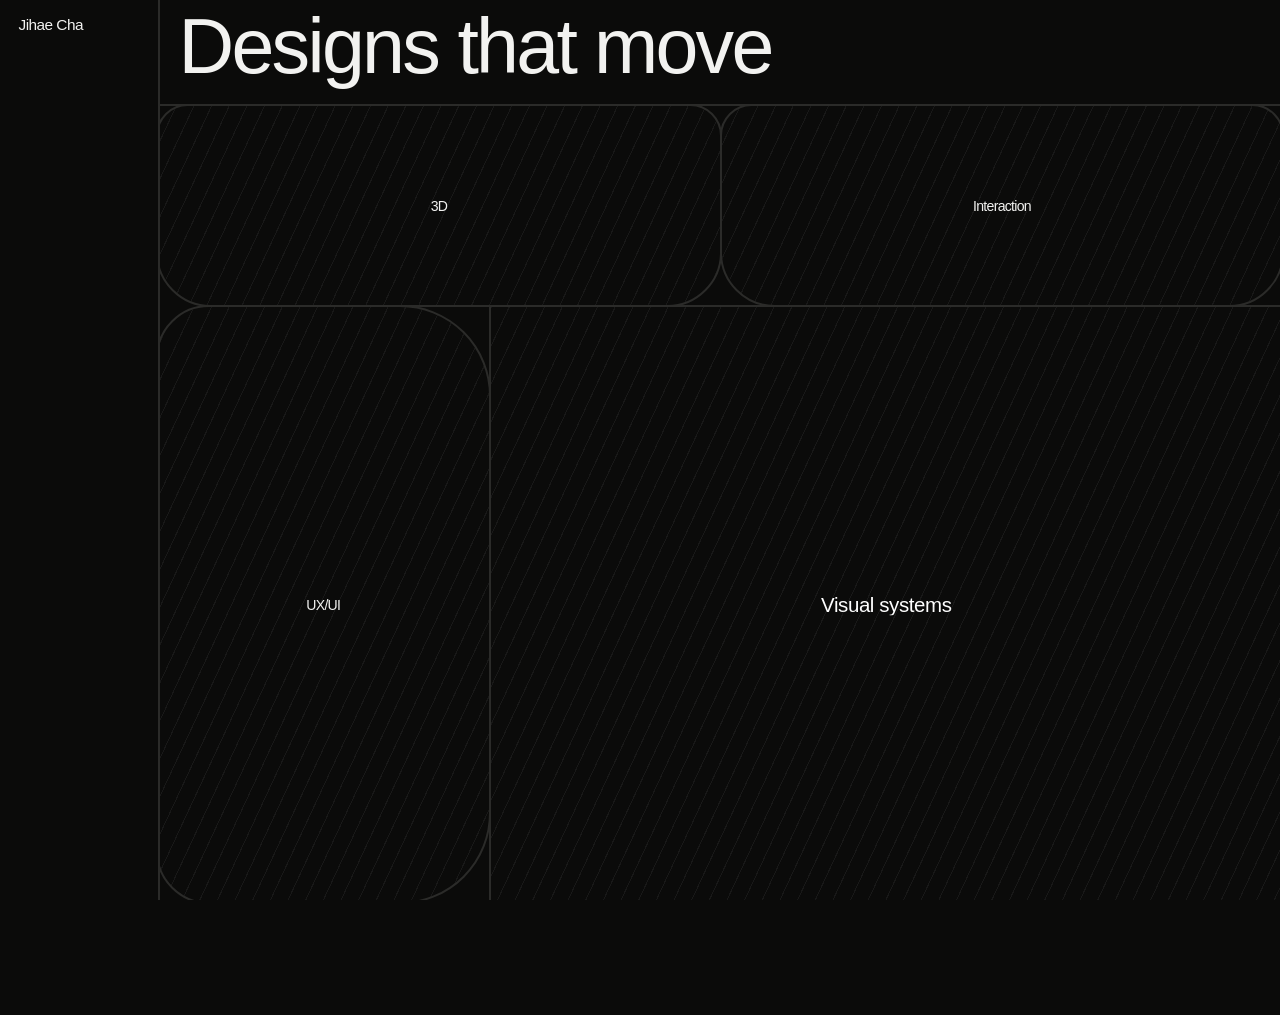
<file: landing/home.html>
<!doctype html>
<html lang="en">
<head>
<base href="../">   <!-- one folder down: media paths are from the site root -->
<meta charset="utf-8">
<meta name="viewport" content="width=device-width, initial-scale=1, viewport-fit=cover">
<title>Jihae Cha (small)</title>
<link href="https://api.fontshare.com/v2/css?f[]=switzer@300,400&display=swap" rel="stylesheet">
<style>
  /* two panels, name | designs; the dividing line travels as each one takes over the screen */
  :root {
    --line: 2px;  /* the weight of every grid line */
    --bg: #0b0b0a;
    --fg: #f2f2f0;
    --muted: #8a8a85;
    --rule: #3a3a38;
    --grid: #2b2b29;   /* the grid lines: as quiet as the lines in the works below */
    --stripe: #1c1c1a;
    --font: "Switzer", "Helvetica Neue", Helvetica, Arial, sans-serif;
    --size: clamp(12px, 0.95vw, 16px);
    --lede: clamp(14px, 1.3vw, 22px);
    --big: clamp(72px, 15.5vw, 340px);
    --head: clamp(32px, 4.4vw, 84px);
    --pad: clamp(14px, 1.6vw, 28px);
    --ease: cubic-bezier(.7, 0, .15, 1);
    --t: .6s;   /* opening and closing a section, both quick */
    color-scheme: dark;
  }

  /* light mode, switched from the portfolio page */
  :root[data-theme="light"] {
    --bg: #ffffff;
    --fg: #121211;
    --muted: #8e8e89;
    --rule: #e6e6e4;
    --grid: #e6e6e4;
    --stripe: #efefed;
    color-scheme: light;
  }

  html, body { height: 100%; }
  body {
    margin: 0; font-weight: 300; overflow: hidden;
    background: var(--bg); color: var(--fg);
    font-family: var(--font); -webkit-font-smoothing: antialiased;
  }

  .stage {
    height: 100%;
    display: grid;
    grid-template-columns: 1fr 1fr;
    transition: grid-template-columns var(--t) var(--ease), grid-template-rows var(--t) var(--ease);
  }
  .stage.s1 { grid-template-columns: 7fr 1fr; }
  .stage.s2 { grid-template-columns: 1fr 7fr; }

  .panel {
    position: relative; min-width: 0; min-height: 0; overflow: hidden;
    display: flex; flex-direction: column;
    cursor: pointer; outline: none;
  }
  /* every panel and grid cell carries its own full outline, so each can round on
     its own. The outer edges sit 1px past the screen and are cut off until a
     corner rounds in; shared edges overlap so they still read as one hairline. */
  .stage { overflow: hidden; }
  /* a panel's outline is drawn on a layer above it, so rounding never cuts into its content */
  /* ---- arrival: the dividing line draws itself from top to bottom ----------------
     While it draws, the panels' own outlines are held back; once it reaches the
     bottom they take over and the drawn line is removed. */
  .drawline { position: fixed; z-index: 5; pointer-events: none; background: var(--grid);
    /* sits exactly where the panels' own dividing line is (set from the layout on load),
       so nothing shifts when they take over */
    left: calc(50% - var(--line)); top: 0; width: var(--line); height: 100%; transform: scaleY(0); transform-origin: top;
    animation: draw-down .55s cubic-bezier(.65, 0, .35, 1) .1s forwards; }
  @keyframes draw-down { to { transform: scaleY(1); } }
  .arriving .panel::after { border-color: transparent; }
  @media (max-aspect-ratio: 4/5) {   /* stacked panels: the line runs across, left to right */
    .drawline { left: 0; top: calc(50% - var(--line)); width: 100%; height: var(--line); transform: scaleX(0); transform-origin: left;
      animation-name: draw-across; }
    @keyframes draw-across { to { transform: scaleX(1); } }
  }
  @media (prefers-reduced-motion: reduce) { .drawline { display: none; } .arriving .panel::after { border-color: var(--grid); } }
  .panel::after {
    content: ''; position: absolute; inset: 0; z-index: 3; pointer-events: none;
    border: var(--line) solid var(--grid);
    border-radius: var(--r, 0px);
    transition: border-radius .5s cubic-bezier(.7, 0, .15, 1);
  }
  .panel.name { margin: calc(-1 * var(--line)) 0 calc(-1 * var(--line)) calc(-1 * var(--line)); }
  .panel.designs { margin: calc(-1 * var(--line)); }
  /* keyboard focus marker: only while someone is actually using the keyboard, so a
     click (or the page focusing a panel itself) never leaves a line under the name */
  .kbd .panel:focus-visible .head { text-decoration: underline; text-underline-offset: .12em; text-decoration-thickness: 1px; }

  .head {
    margin: 0; padding: var(--pad);
    font-weight: 300; font-size: var(--fs, var(--head));
    line-height: .95; letter-spacing: -0.035em;
    white-space: nowrap;
    /* the larger heading is raised so the tops of its capitals line up with the smaller one's,
       which stays where it always was */
    padding-top: max(0px, calc(var(--pad) + var(--nudge, 0px)));
    transition: font-size var(--t) var(--ease), padding-top var(--t) var(--ease);
  }

  /* things that only exist in one state */
  .reveal { opacity: 0; transform: translateY(12px); transition: opacity .35s, transform .35s; }
  .s1 .name .reveal, .s2 .designs .reveal {
    opacity: 1; transform: none;
    transition: opacity .7s ease, transform .9s var(--ease);
    transition-delay: var(--d, .8s);
  }

  /* name panel: subtext is there immediately, no fade */
  .name .reveal, .s1 .name .reveal { transform: none; transition: none; }

  .lede {
    margin: auto 0 0; padding: 0 var(--pad) var(--pad);
    font-size: var(--lede); font-weight: 300; line-height: 1.1; letter-spacing: -0.02em;
    max-width: 30ch; color: var(--muted);
  }
  /* the six-cell study under the name: squares round, return, then a random cell
     shoves in and spreads while the corners of the cells it touches curve away.
     It sits right under the name and fills the rest of the panel. */
  /* the study is drawn in the text colour: full white in dark mode, black in light */
  .tgrid {
    /* starts right under the name and fills the rest of the panel, behind the words.
       Its top edge is a line under the name; its right edge is the dividing line in
       the middle; left and bottom run off the screen. Its top is set from the name's height. */
    position: absolute; left: 0; right: 0; bottom: var(--tg-gap, 0px); top: var(--tg-top, 30%);
    z-index: 0; overflow: hidden; pointer-events: none; box-sizing: border-box;
    border-top: var(--line) solid var(--grid);   /* the line under the heading, always straight */
    /* no bottom line of its own: the page's white line under the landing closes it */
    opacity: 0;
    /* it now comes up while the heading is still growing, so its top edge rides the
       heading's own curve rather than snapping to each measured height */
    transition: opacity .6s ease, top var(--t) var(--ease);
    --tdur: 1.2s; --tease: cubic-bezier(.65, 0, .35, 1); --xease: var(--tease);
  }
  .panel.name > .head, .panel.name > .lede { position: relative; z-index: 1; }
  .s1 .tgrid { opacity: 1; }
  /* while the open heading is still growing (and wrapping), its grid stays hidden, so it
     never shows sliding down under the name; it fades in once the name has settled */
  .s2 #dgrid { transition: opacity .3s ease .2s; }   /* comes up on the same beat as "that move" */
  /* the name's grid is not held back for the heading to settle: it comes up on the same
     beat as ", based in the Netherlands", so the sentence and the study arrive together */
  .s1 #tgrid { transition: opacity .45s ease .45s; }

  /* ", based in the Netherlands" continues the name when its panel opens, at the same size,
     the way "that move" continues Designs: it appears a beat later, no rise, no fade */
  .name .head .reveal { transform: none; transition: none; }
  .s1 .name .head .reveal { transition: opacity 0s linear .45s; }
  .stage:not(.s1) .name .head .reveal { position: absolute; }
  .s1 .name .head { white-space: nowrap; }   /* the sentence stays on one line inside the open panel */
  @media (max-aspect-ratio: 4/5) { .s1 .name .head { white-space: normal; } }   /* stacked phones: it may wrap */
  .s1 .name .head .reveal { position: relative; left: 0; }   /* a starting point for the slide back on close */
  /* closing: the words stay where they are, wrapped as they were, and fade softly while
     the panel closes; only once they're gone does the heading drop back to one line */
  .stage.closing-name .name .head { white-space: nowrap; }   /* lines locked with <br>s while it fades */
  .stage.closing-name:not(.s1) .name .head .reveal { position: relative; left: calc(var(--fs, 60px) * -0.22);
    transition: opacity var(--t) var(--ease), left var(--t) var(--ease); }   /* drawn back with the line, same curve */
  /* the comma fades together with the words but stays where it is, so it never touches "Cha";
     the words travel only about a word space, so they end where the space was */
  .name .head .reveal .cm { position: relative; left: 0; }
  .stage.closing-name:not(.s1) .name .head .reveal .cm { left: calc(var(--fs, 60px) * 0.22);
    transition: left var(--t) var(--ease); }
  /* the Jihae grid sits right under the name (its top is set from the name's height),
     with a straight line along its top and a closing line lifted off the bottom edge */
  /* the Jihae grid carries no text: only the lines and their movement */
  #tgrid .tx, #tgrid .say { display: none; }
  /* two lines about Jihae under the name. They roll up one line at a time as the grid
     moves: the top line slides out, the next slides in underneath. No fading. */
  .about {
    position: relative; z-index: 1; margin: 0 var(--pad) calc(var(--pad) * .9);
    --row: 1.3em; height: calc(2 * var(--row)); overflow: hidden;
    font-size: var(--lede); font-weight: 300; letter-spacing: -0.015em; color: var(--muted);
    opacity: 0; transition: opacity .5s ease;
  }
  .s1 .about { opacity: 1; }
  /* in this version the bio is read inside the grid; the lines under the name stay
     only for screen readers */
  .about.sr { position: absolute; width: 1px; height: 1px; margin: 0; overflow: hidden; clip: rect(0 0 0 0); }
  /* the line inside the cell that has taken the space: no travelling, no fading. It is
     placed where the cell ends up and simply appears once the cell has grown. */
  .tgrid .say { position: absolute; z-index: 2; color: var(--fg); font-size: clamp(16px, 1.7vw, 28px); font-weight: 300;
    line-height: 1.2; letter-spacing: -0.02em; visibility: hidden; }
  .tgrid .say.on { visibility: visible; }
  .about .roll { transition: transform .9s cubic-bezier(.65, 0, .35, 1); }
  .about .roll.jump { transition: none; }
  .about p { margin: 0; height: var(--row); line-height: var(--row); white-space: nowrap; overflow: hidden; text-overflow: ellipsis; }
  @media (max-width: 600px) {   /* narrow screens: each line may wrap onto a second row */
    .about { height: calc(4 * var(--row)); }
    .about p { height: calc(2 * var(--row)); white-space: normal; }
  }
  /* the word in each cell: it relaxes when its cell takes the space, and gets
     squeezed, letters pressed together and wrapping, when its cell is crowded */
  #tgrid .ring { overflow: hidden; font-style: normal; }   /* the cells are <i> elements; keep their words upright */
  .tgrid .tx { position: absolute; color: var(--fg); font-size: var(--lede); font-weight: 300; line-height: 1.1;
    overflow-wrap: anywhere;
    /* the words move with their cells, on the same timing but without the bounce */
    transition: left var(--tdur) var(--xease), top var(--tdur) var(--xease), width var(--tdur) var(--xease), letter-spacing var(--tdur) var(--xease); }   /* no fade: a word gives way to the bio line at once */
  .tgrid .ln { position: absolute; background: var(--grid); opacity: 0;
    transition: left var(--tdur) var(--tease), top var(--tdur) var(--tease), height var(--tdur) var(--tease), opacity .8s ease; }
  .tgrid.keep .ln { opacity: 1; }
  .tgrid .ln.v { width: var(--line); }
  .tgrid .ln.h { left: -4px; right: -4px; height: var(--line); }
  .tgrid .ring { position: absolute; box-sizing: border-box; border: var(--line) solid var(--grid);
    transition: left var(--tdur) var(--tease), top var(--tdur) var(--tease), width var(--tdur) var(--tease), height var(--tdur) var(--tease), border-radius var(--tdur) var(--tease), border-color .9s ease; }
  .lede { --d: 1s; }

  /* designs panel: the same six-cell grid as the name panel, but calm. A discipline
     grows smoothly into the space, the others shrink without being crushed, and the
     corners that touch it soften. Its example projects appear once it has grown. */
  /* "that move" belongs to the open Designs panel only */
  /* &quot;that move&quot; appears a beat after the panel opens: no rise, no fade, it is simply there */
  .designs .head .reveal { display: inline-block; margin-left: .25em; transform: none; transition: none; }   /* the word space, kept even when it lifts out of the line */
  .s2 .designs .head .reveal { transform: none; transition: opacity 0s linear .2s; }
  .stage:not(.s2) .designs .head .reveal { position: absolute; }
  .stage.closing-des:not(.s2) .designs .head .reveal { transform: translateX(2.5vw);
    transition: opacity var(--t) var(--ease), transform var(--t) var(--ease); }   /* "that move" goes with its line too */
  .s1 .dgrid { opacity: 0; }
  .s2 .dgrid { opacity: 1; }
  .dgrid { --tdur: 1s; --tease: cubic-bezier(.45, 0, .2, 1); }
  .dgrid .ring { overflow: hidden; }
  .s2 .dgrid .ring { pointer-events: auto; cursor: pointer; }   /* once Designs is open, each area is a way into its project */
  /* the reel fills the whole cell, cut by its outline; the text sits on top of it */
  .dgrid .m { position: absolute; inset: 0; overflow: hidden; }   /* clipped by the cell's own rounded edge, so the picture meets the line exactly */
  .dgrid .m video, .dgrid .m img { position: absolute; inset: 0; width: 100%; height: 100%; object-fit: cover; display: block;
    opacity: .1; transition: opacity var(--tdur) var(--tease); }   /* at rest every reel shows faintly, at 10%, behind its name */
  .dgrid .lead .m video, .dgrid .lead .m img { opacity: 1; }
  .dgrid .m .fit { object-fit: contain; background: #0b0b0a; }   /* Line 0 shown whole, dark around it */   /* the cell taking the space shows its reel fully */
  .dgrid .m > :not(.cur) { display: none; }   /* an area with several projects shows one at a time */
  .dgrid .m .ph { position: absolute; inset: 0; opacity: .3; background: repeating-linear-gradient(115deg, var(--rule) 0 1px, transparent 1px 16px); }
  /* the area's name, large and centred in its cell */
  .dgrid .t { position: absolute; z-index: 2; left: 50%; top: 50%; transform: translate(-50%, -50%);
    max-width: 88%; text-align: center; color: var(--fg); font-size: clamp(15px, 1.6vw, 28px); font-weight: 300;
    line-height: 1.05; letter-spacing: -0.02em; white-space: nowrap; overflow: hidden;
    transition: letter-spacing var(--tdur) var(--tease), font-size var(--tdur) var(--tease); }
  .dgrid .crowd .t { font-size: clamp(11px, 1.1vw, 19px); }   /* while another area takes the space, the others' names shrink */
  .dgrid .k { position: absolute; left: 12px; bottom: 14px; z-index: 2; font-size: var(--size); color: var(--fg);
    visibility: hidden; max-width: calc(100% - 30px); white-space: nowrap; overflow: hidden; text-overflow: ellipsis; }
  .dgrid .on .k { visibility: visible; }
  /* over a reel at full strength the names invert against the picture, so they read on light and dark alike */
  .dgrid .lead .t, .dgrid .lead .k { color: #fff; mix-blend-mode: difference; }

  /* phone: stack the panels, the horizontal line travels instead */
  @media (max-aspect-ratio: 4/5) {
    :root { --size: clamp(12px, 3.3vw, 14px); --big: clamp(56px, 20vw, 120px); --head: clamp(30px, 10vw, 54px); --lede: clamp(14px, 3.8vw, 17px); }
    .stage, .stage.s1, .stage.s2 { grid-template-columns: 1fr; }
    .stage { grid-template-rows: 50% 50%; }   /* in % and px, not fr: the rows keep their sizes when the landing grows */
    .stage.s1 { grid-template-rows: var(--s1rows, 86% 14%); }   /* Designs' row is just tall enough for Designs: set in fit() */
    .stage.s2 { grid-template-rows: var(--s2rows, 14% 86%); }   /* the name's row is just tall enough for the name: set in fit() */
    .panel.name { margin: calc(-1 * var(--line)) calc(-1 * var(--line)) 0 calc(-1 * var(--line)); }
    .panel.designs { margin: calc(-1 * var(--line)); }
  }

  @media (prefers-reduced-motion: reduce) {
    *, *::before { transition-duration: 0s !important; transition-delay: 0s !important; animation: none !important; }
  }

  /* opening the Jihae Cha panel brings every line up to full strength: the grid, its outline,
     the line under the heading and the dividing line. --grid is registered so it can fade. */
  @property --grid { syntax: "<color>"; inherits: true; initial-value: #2b2b29; }
  .stage { transition: grid-template-columns var(--t) var(--ease), grid-template-rows var(--t) var(--ease), --grid .6s ease; }
  .stage.s1 { --grid: var(--fg); }

  /* ---- about Jihae: read the text, or step into the grid (from about-read-experience) ---- */
  /* the bio, told by the grid. Every cell carries words: small and faint at the top of the
     cell, until it is that cell's turn, when its line grows to fill the cell and comes fully
     up. An intrusion grows its words fast with a jolt; closeness grows them slowly. */
  #tgrid .ct { position: absolute; left: 50%; top: 14px; transform: translate(-50%, 0); z-index: 2;
    width: max-content; max-width: calc(100% - 28px); text-align: center; pointer-events: none;
    color: var(--fg);
    font-weight: 300; font-size: clamp(10px, .82vw, 13px); line-height: 1.35; letter-spacing: -0.01em;
    opacity: 0;   /* only the cell whose turn it is shows its line */
    transition: font-size var(--ctd, .9s) var(--cte, ease), top var(--ctd, .9s) var(--cte, ease),
      transform var(--ctd, .9s) var(--cte, ease), line-height var(--ctd, .9s) var(--cte, ease), opacity .6s ease; }
  /* a big line never runs longer than about 20 characters; it wraps into balanced lines instead */
  #tgrid .ct.big { max-width: min(calc(100% - 28px), 20ch); text-wrap: balance; top: 50%; transform: translate(-50%, -50%); opacity: 1; line-height: 1.04; letter-spacing: -0.025em; }
  #tgrid .ct.tiny { opacity: 0; }
  #tgrid .ct.inv { max-width: none; line-height: .92; }   /* intrusion: no line limit, it fills its whole cell */
  /* intrusion: the letters arrive crushed and slammed in; closeness: they drift together */
  #tgrid .ct.jolt { animation: ctJolt .7s cubic-bezier(.2, 0, .2, 1) both; }
  #tgrid .ct.drift { animation: ctDrift 1.4s cubic-bezier(.25, .1, .25, 1) both; }
  /* intrusion: slammed in oversized and crushed, knocked side to side, then it settles */
  @keyframes ctJolt {
    0%   { letter-spacing: -0.3em; transform: translate(-50%, -50%) scale(1.6) skewX(-8deg); opacity: 0; }
    12%  { letter-spacing: -0.22em; transform: translate(calc(-50% - 18px), -50%) scale(1.3) skewX(6deg); opacity: 1; }
    26%  { transform: translate(calc(-50% + 14px), -50%) scale(.92) skewX(-4deg); }
    40%  { transform: translate(calc(-50% - 8px), -50%) scale(1.06); }
    55%  { transform: translate(calc(-50% + 4px), -50%) scale(.98); }
    100% { letter-spacing: -0.025em; transform: translate(-50%, -50%) scale(1); opacity: 1; } }
  /* closeness: small, slow, letters easing in toward each other */
  @keyframes ctDrift { from { letter-spacing: 0.12em; opacity: 0; filter: blur(2px); } to { letter-spacing: -0.01em; opacity: 1; filter: blur(0); } }
  /* the whole grid takes the hit of an intrusion */
  #tgrid.shake { animation: gridShake .55s cubic-bezier(.3, 0, .3, 1); }
  @keyframes gridShake { 0% { transform: translate(0); } 12% { transform: translate(16px, -3px); } 28% { transform: translate(-12px, 2px); } 46% { transform: translate(8px, -1px); } 64% { transform: translate(-4px); } 82% { transform: translate(2px); } 100% { transform: translate(0); } }
  @media (prefers-reduced-motion: reduce) { #tgrid .ct.jolt, #tgrid .ct.drift, #tgrid.shake { animation: none; } }   /* a cell squeezed too thin to hold words */
  #tgrid .ct-measure { position: absolute; left: -9999px; top: 0; visibility: hidden; font-weight: 300;
    line-height: 1.04; letter-spacing: -0.025em; text-align: center; max-width: 20ch; text-wrap: balance; }
  /* ---- the end: three cells lead on ---- */
  .tgrid .go { position: absolute; left: 50%; top: 50%; transform: translate(-50%, -50%); z-index: 3; pointer-events: auto;
    color: var(--fg); text-decoration: none; white-space: nowrap; font-size: clamp(16px, 1.7vw, 28px); font-weight: 300;
    letter-spacing: -0.02em; border-bottom: 1px solid currentColor; padding-bottom: 2px; opacity: 0; animation: goIn .6s ease .5s forwards; }
  .tgrid .go { transition: font-size .6s cubic-bezier(.25,1,.45,1), letter-spacing .6s ease, opacity .3s ease; }
  .tgrid .go:hover, .tgrid .go:focus-visible { font-size: clamp(22px, 2.6vw, 44px); letter-spacing: -0.03em; }   /* the link grows with its cell */
  @keyframes goIn { to { opacity: 1; } }
  /* Experience: the about grid from landing-about-20261012, inside the stage under the pills */
  .ab .stg > #tgrid { display: block; top: 0 !important; bottom: 0; border-top: 0; opacity: 0; transition: opacity .5s ease; }
  .ab .stg.in > #tgrid { opacity: 1; }
  .ab #sumrow, .ab #readall { display: none !important; }
  .ab { position: relative; z-index: 1; flex: 1; min-height: 0; display: flex; flex-direction: column; cursor: default;
    opacity: 0; pointer-events: none; transition: opacity .35s ease; --shove: cubic-bezier(.2,1.6,.4,1); }
  .s1 .ab { opacity: 1; pointer-events: auto; transition: opacity .35s ease .45s; }   /* on the same beat as ", based in the Netherlands" */
  .ab .modes { align-self: flex-end; display: flex; gap: 8px; padding: 0 var(--pad) var(--pad); }
  .ab .mode { font: inherit; font-weight: 400; font-size: clamp(12px, .95vw, 16px); color: var(--fg); background: none;
    border: 1.5px solid var(--fg); border-radius: 999px; padding: 6px 12px; cursor: pointer; transition: background .2s, color .2s; }
  .ab .mode:hover, .ab .mode[aria-pressed="true"] { background: var(--fg); color: var(--bg); }
  .ab .mode[aria-pressed="true"] { cursor: default; }
  .ab .stg { position: relative; flex: 1; overflow: hidden; border-top: var(--line) solid var(--grid); }
  .ab .text { position: absolute; inset: 0; padding: var(--pad) var(--pad) var(--pad) calc(var(--pad) * 1.5);   /* close under the line, a little in from the left */ overflow: auto; transition: opacity .45s ease; }
  .ab .text p { margin: 0 0 1em; max-width: 34em; font-size: clamp(15px, 1.4vw, 23px); line-height: 1.32; letter-spacing: -.012em; text-wrap: pretty; }   /* no orphans: the last line never holds a single word */
  .ab .text .w { display: inline-block; transition: transform .45s cubic-bezier(.25,1,.45,1); }
  .ab .stg.in .text { opacity: 0; pointer-events: none; }
  .ab .links { display: flex; flex-direction: column; align-items: flex-start; gap: .2em; margin-top: 2em; font-size: clamp(15px, 1.4vw, 23px); letter-spacing: -.012em; }
  .ab .links a { color: color-mix(in srgb, var(--fg) 50%, var(--bg)); text-decoration: none; display: inline-flex; gap: .5em; padding: .15em 0; transition: padding .3s cubic-bezier(.25,1,.45,1), color .3s ease; }   /* soft at rest, like "More about Jihae" */
  .ab .links a:hover, .ab .links a:focus-visible { padding-left: .5em; outline: 0; color: var(--fg); }   /* the whole link is pushed aside */
  @media (prefers-reduced-motion: reduce) { .ab * { transition-duration: 0s !important; animation: none !important; } }
  @media (max-aspect-ratio: 4/5) { .ab .text p, .ab .links { font-size: var(--fit, clamp(17px, 4.6vw, 20px)); } .ab .links { margin-top: 1.2em; } }   /* phones: as large as fits, so the bio and its links share one screen */
</style>
</head>
<body>
<main class="stage arriving" id="stage">
  <i class="drawline" id="drawline" aria-hidden="true"></i>
  <section class="panel name" data-state="s1" tabindex="0" role="button" aria-label="About Jihae Cha">
    <h1 class="head">Jihae Cha<span class="reveal">, based&nbsp;in the&nbsp;Netherlands</span></h1>
    <div class="about sr" id="about"><div class="roll" id="roll"></div></div>
    <div class="ab" id="ab">
      <div class="modes" role="group" aria-label="View">
        <button class="mode" id="readB" type="button" aria-pressed="true">Read</button>
        <button class="mode" id="expB" type="button" aria-pressed="false">Experience</button>
      </div>
      <div class="stg" id="abStage">
        <div class="text" id="abText">
          <p>Jihae loves technology, motion and conceptual design, and her work lives where the three meet.</p>
          <p>She is a digital designer from South Korea, based in The Hague. During and after her Interactive Media Design studies at KABK, she followed her curiosity through studios in Berlin, Amsterdam and Utrecht, exploring AR/VR, 3D, photogrammetry, UX/UI, interaction and motion.</p>
          <p>Along the way, she found what she loves most, design that moves and interacts with intention. In whatever digital form, she pictures where each element comes in and leaves, and asks why it moves and what story it tells.</p>
          <p>Living between cultures, she noticed how differently people keep their space. In her work, she uses proxemics both as a subject and as a design method.</p>
          <nav class="links" aria-label="More">
            <a role="link" tabindex="0" style="cursor:pointer" onclick="parent.postMessage({ landingWorks: true }, '*')" onkeydown="if (event.key === 'Enter') this.click()">Works <span aria-hidden="true">→</span></a>
            <a href="mailto:jihae.cha9@gmail.com" target="_top">Email <span aria-hidden="true">→</span></a>
            <a href="https://www.linkedin.com/in/jihae-cha" target="_blank" rel="noopener">LinkedIn <span aria-hidden="true">→</span></a>
          </nav>
        </div>
        <div class="tgrid" id="tgrid" aria-hidden="true"></div>
        <div id="sumrow"><div id="ctrl"><span id="cnt" hidden></span><button type="button" id="replayB" hidden></button><button type="button" id="allB" hidden></button></div></div>
        <div class="readall" id="readall"></div>
      </div>
    </div>
  </section>

  <section class="panel designs" data-state="s2" tabindex="0" role="button" aria-label="Designs that move: 3D, interaction, UX/UI, visual systems">
    <h2 class="head">Designs<span class="reveal">that move</span></h2>
    <!-- four areas. Each cell shows a reel from the media folder next to this page;
         a cell with no file shows a striped placeholder instead. -->
    <div class="tgrid dgrid" id="dgrid" aria-hidden="true"></div>
  </section>
</main>

<script>
  const stage = document.getElementById('stage');

  // size each heading so it spans its panel's width in the state being entered
  const meas = document.createElement('span');
  meas.style.cssText = 'position:absolute;visibility:hidden;white-space:nowrap;font-size:100px;font-weight:300;letter-spacing:-0.035em;font-family:var(--font)';
  document.body.appendChild(meas);
  const nameHead = document.querySelector('.name .head');
  const desHead = document.querySelector('.designs .head');
  const phone = matchMedia('(max-aspect-ratio: 4/5)');
  const FR = { s0: [.5, .5], s1: [7/8, 1/8], s2: [1/8, 7/8] };
  let current = 's0';
  // Both headings follow one rule: an open panel's heading is the same size whichever
  // panel is open, and so is a closed one's. Each size is the largest that still fits
  // the longer of the two headings, so neither ever overflows its panel.
  function fit(s) {
    const W = stage.clientWidth;
    const width = (h, text, f) => {
      const pad = parseFloat(getComputedStyle(h).paddingLeft) * 2;
      meas.textContent = text;
      return Math.max((W * f - pad - 2) / meas.getBoundingClientRect().width * 100, 10);
    };
    const SCALE = 0.55;   // this version sets the headings at a fraction of the full width
    let n, d;
    if (phone.matches) {
      // stacked: both panels are full width, so both headings simply share one size
      n = d = Math.min(width(nameHead, 'Jihae Cha', 1), width(desHead, s === 's2' ? 'Designs that move' : 'Designs', 1));
      if (s === 's1') d = Math.min(width(nameHead, 'Jihae Cha', 1), width(desHead, 'Designs that move', 1));   // closed, Designs takes the size Jihae Cha has while Designs is open
      if (s === 's1') {   // open, Jihae Cha has the screen to itself: the sentence reads larger, as large as its longest line allows
        const t = document.createElement('span'); t.textContent = 'the\u00a0Netherlands';   // kept on one line
        Object.assign(t.style, { position: 'absolute', visibility: 'hidden', whiteSpace: 'nowrap', fontSize: '100px', transition: 'none' });
        nameHead.appendChild(t); const word = t.getBoundingClientRect().width / 100; t.remove();   // its width per pixel of size
        const room = W - parseFloat(getComputedStyle(nameHead).paddingLeft) * 2 - 4;
        n = Math.min(room / word * .96, width(nameHead, 'Jihae Cha', 1) * .78) / SCALE;
      }
    } else if (s === 's0') {
      n = d = Math.min(width(nameHead, 'Jihae Cha', .5), width(desHead, 'Designs', .5));
    } else {
      const open = Math.min(width(nameHead, 'Jihae Cha', 7 / 8), width(desHead, 'Designs that move', 7 / 8));
      const closed = Math.min(width(nameHead, 'Jihae Cha', 1 / 8), width(desHead, 'Designs', 1 / 8));
      [n, d] = s === 's1' ? [open, closed] : [closed, open];
      // open, the name reads "Jihae Cha, based in the Netherlands" on one line, so it is sized to fit that whole sentence
      if (s === 's1') n = Math.min(n, width(nameHead, 'Jihae Cha, based in the Netherlands', 7 / 8) / SCALE);
    }
    nameHead.style.setProperty('--fs', (n * SCALE).toFixed(1) + 'px');
    desHead.style.setProperty('--fs', (d * SCALE).toFixed(1) + 'px');
    // stacked, with Designs open: the name's row holds the name and an even gap above and below it,
    // so Designs that move sits right under it rather than a seventh of the screen down
    if (phone.matches) {
      const pad = parseFloat(getComputedStyle(nameHead).paddingLeft), L = 2;
      const need = Math.round(pad * 2 + n * SCALE * .95 + L), H = stage.clientHeight;
      stage.style.setProperty('--s2rows', need + 'px calc(100% - ' + need + 'px)');
      // and the other way round: with Jihae Cha open, Designs' row holds just Designs
      const needD = Math.round(pad * 2 + d * SCALE * .95 + L);
      stage.style.setProperty('--s1rows', 'calc(100% - ' + needD + 'px) ' + needD + 'px');   // with Jihae Cha open, Designs' row holds just Designs; the landing grows by it, so Designs waits just below the screen
      stage.dataset.desH = needD;   // read when the landing grows on phones
    } else { stage.style.removeProperty('--s2rows'); stage.style.removeProperty('--s1rows'); }
    // line the two headings up along the top of their capitals: the smaller one stays put and
    // the larger one moves up by the difference in where each size puts its cap tops in its line
    const c = capTop(), small = Math.min(n, d) * SCALE;
    nameHead.style.setProperty('--nudge', (-c * (n * SCALE - small)).toFixed(1) + 'px');
    desHead.style.setProperty('--nudge', (-c * (d * SCALE - small)).toFixed(1) + 'px');
  }
  // where the top of a capital sits below the top of the line box, per pixel of font size
  function capTop() {
    const h = nameHead, cs = getComputedStyle(h), x = document.createElement('canvas').getContext('2d');
    x.font = '300 100px ' + cs.fontFamily;
    const m = x.measureText('H'), asc = m.fontBoundingBoxAscent, des = m.fontBoundingBoxDescent;
    if (!asc || !m.actualBoundingBoxAscent) return 0.2;
    return ((95 - (asc + des)) / 2 + asc - m.actualBoundingBoxAscent) / 100;   // line-height is .95
  }

  // resizing and the first sizing snap into place; only state changes animate
  function snap(s) {
    [nameHead, desHead].forEach(h => h.style.transition = 'none');
    fit(s);
    nameHead.offsetWidth;
    requestAnimationFrame(() => [nameHead, desHead].forEach(h => h.style.transition = ''));
  }
  let snapW = innerWidth;   // on phones a height-only resize (the landing growing, the address bar) leaves the sizes as they are
  addEventListener('resize', () => { if (phone.matches && innerWidth === snapW) return; snapW = innerWidth; snap(current); });
  document.fonts && document.fonts.ready.then(() => snap(current));
  snap('s0');

  // ---- the designs grid --------------------------------------------------------
  // Four areas in the same grid as the name panel, moving calmly: every few
  // seconds a random one grows into the space, the corners touching it soften, and
  // its example projects appear once it has grown. Runs only while Designs is open.
  const dg = (() => {
    const box = document.getElementById('dgrid'), PER = [2, 2], ROWS = PER.length;   // two areas on top, two below
    const D = [
      // name,              example projects shown when it grows,   reel (in the media folder)
      ['3D',                'Line 0',                                'media/line0-.mp4'],
      ['Interaction',       'Motion Explainer',                      'media/motion-explainer.mp4'],
      ['UX/UI',             ['AI Companion', 'Monell'],              ['media/AI-companion.mp4', 'media/monell.mp4']],
      // an area can hold several projects: each time it takes the space it shows the next one
      ['Visual systems',    ['Generative Title Slide', 'Slash', 'Bodiless Spacing'],     ['media/generative.mp4', 'media/slash.mp4', 'media/bodiless.jpg']]
    ];
    const GROW = { col: 2.4, row: 3 };     // how much an area grows: tall, its row takes three quarters of the height
    const SOFTEN = 0.55;                 // corners touching it round about halfway
    const FAR = 0.16;                    // all other corners: a light softening
    const HOLD = 2400;                   // time between moves (ms)
    const SHOW = 800;                    // when the examples appear, once it has grown (ms)
    // a reel, an image, or the striped placeholder when the file is missing
    function media(src) {
      const ph = () => { const p = document.createElement('div'); p.className = 'ph'; return p; };
      if (!src) return ph();
      const el = document.createElement(/\.(mp4|mov|webm)$/i.test(src) ? 'video' : 'img');
      if (el.tagName === 'VIDEO') { el.muted = true; el.loop = true; el.playsInline = true; el.preload = 'metadata'; } else el.alt = '';
      el.addEventListener('error', () => { const p = ph(); p.className = el.className + ' ph'; el.replaceWith(p); });
      if (/line0-/.test(src)) el.classList.add('fit');
      el.src = src; return el;
    }
    const cells = D.map(([name, ex, src]) => {
      const exs = [].concat(ex), srcs = [].concat(src);
      const c = document.createElement('div'); c.className = 'ring';
      const m = document.createElement('div'); m.className = 'm';
      const items = srcs.map((s, i) => { const el = media(s); if (i === 0) el.classList.add('cur'); m.appendChild(el); return el; });
      const t = document.createElement('span'); t.className = 't'; t.textContent = name;
      const k = document.createElement('span'); k.className = 'k'; k.textContent = exs[0];
      c.append(m, t, k); box.appendChild(c);
      // show project i: its reel and its name
      c.show = i => { [...m.children].forEach((el, j) => el.classList.toggle('cur', j === i)); k.textContent = exs[i] || exs[0]; };
      c.n = srcs.length; c.next = 0;
      // clicking an area takes the page down to the project it is showing
      c.addEventListener('click', e => {
        if (!document.getElementById('stage').classList.contains('s2') || window.parent === window) return;
        e.stopPropagation(); window.parent.postMessage({ landingWork: k.textContent }, '*');
      });
      return c;
    });
    const pct = w => { const t = w.reduce((a, b) => a + b, 0); return w.map(x => x / t * 100); };
    let lead = -1, timer = null, showT = null;
    function place() { if (!document.getElementById('stage').classList.contains('s2')) return; box.style.setProperty('--tg-top', (desHead.offsetTop + desHead.offsetHeight) + 'px'); }   // frozen while closing
    function layout() {
      place();
      const L = parseFloat(getComputedStyle(box).getPropertyValue('--line')) || 1;
      const rowH = Array(ROWS).fill(1), rowCols = PER.map(n => Array(n).fill(1));
      if (lead >= 0) { let r = 0, c = lead; while (c >= PER[r]) c -= PER[r++]; rowCols[r][c] = GROW.col; rowH[r] = GROW.row; }
      const R = pct(rowH), ry = [0], boxes = []; R.forEach((h, i) => ry.push(ry[i] + h));
      for (let r = 0; r < ROWS; r++) {
        const C = pct(rowCols[r]), cx = [0]; C.forEach((w, i) => cx.push(cx[i] + w));
        for (let c = 0; c < PER[r]; c++) boxes.push({ l: cx[c], r: cx[c + 1], t: ry[r], b: ry[r + 1] });
      }
      const W = box.clientWidth, H = box.clientHeight, Lb = lead >= 0 ? boxes[lead] : null, e = .05;
      const touch = (x, y) => Lb && x >= Lb.l - e && x <= Lb.r + e && y >= Lb.t - e && y <= Lb.b + e;
      const ov = (a0, a1, b0, b1) => Math.min(a1, b1) - Math.max(a0, b0) > e;
      boxes.forEach((b, i) => {
        const d = cells[i], oL = b.l <= e ? L : 0, oT = b.t <= e ? L : 0, oR = L, oB = L;   // every edge tucks under its neighbour or the grid's own frame, so the bottom line is drawn once
        Object.assign(d.style, { left: `calc(${b.l}% - ${oL}px)`, top: `calc(${b.t}% - ${oT}px)`,
          width: `calc(${b.r - b.l}% + ${oL + oR}px)`, height: `calc(${b.b - b.t}% + ${oT + oB}px)` });
        const short = Math.min((b.r - b.l) / 100 * W, (b.b - b.t) / 100 * H), cw = (b.r - b.l) / 100 * W;
        let rad = [0, 0, 0, 0];   // top left, top right, bottom right, bottom left
        if (Lb && i !== lead) {
          const side = { t: Math.abs(b.t - Lb.b) < e && ov(b.l, b.r, Lb.l, Lb.r), b: Math.abs(b.b - Lb.t) < e && ov(b.l, b.r, Lb.l, Lb.r),
                         l: Math.abs(b.l - Lb.r) < e && ov(b.t, b.b, Lb.t, Lb.b), r: Math.abs(b.r - Lb.l) < e && ov(b.t, b.b, Lb.t, Lb.b) };
          const k = (x, y, s1, s2) => (touch(x, y) || side[s1] || side[s2]) ? short / 2 * SOFTEN : short * FAR;
          rad = [k(b.l, b.t, 't', 'l'), k(b.r, b.t, 't', 'r'), k(b.r, b.b, 'b', 'r'), k(b.l, b.b, 'b', 'l')];
        }
        d.style.borderRadius = rad.map(r => r.toFixed(1) + 'px').join(' ');
        d.classList.toggle('lead', i === lead);   // its reel rises as it grows
        d.classList.toggle('crowd', lead >= 0 && i !== lead);   // the others' names shrink with their cells
        // text steps in from each rounded corner, so it never sits on a curve
        const t = d.querySelector('.t'), kk = d.querySelector('.k'), m = d.querySelector('.m');
        Object.assign(kk.style, { left: (12 + rad[3] * .32) + 'px', bottom: (12 + rad[3] * .32) + 'px' });
        t.style.letterSpacing = lead < 0 || i === lead ? '-0.02em' : (cw < 140 ? '-0.1em' : '-0.05em');
      });
    }
    // shuffled turns: every area takes the space once, in a random order, before any
    // area comes back; a new round never starts with the area that just had it
    let bag = [];
    const pick = () => {
      if (!bag.length) {
        bag = D.map((_, i) => i);
        for (let i = bag.length - 1; i > 0; i--) { const j = Math.floor(Math.random() * (i + 1)); [bag[i], bag[j]] = [bag[j], bag[i]]; }
        if (bag[0] === lead) bag.push(bag.shift());
      }
      return bag.shift();
    };
    function step() {
      clearTimeout(showT); cells.forEach(c => c.classList.remove('on'));
      lead = pick();
      const L = cells[lead]; if (L.n > 1) { L.show(L.next); L.next = (L.next + 1) % L.n; }   // next project in this area
      layout();
      const me = lead; showT = setTimeout(() => { if (lead === me) cells[me].classList.add('on'); }, SHOW);
      timer = setTimeout(step, HOLD);
    }
    function play(on) { box.querySelectorAll('video').forEach(v => on ? v.play().catch(() => {}) : v.pause()); }
    function reset() { clearTimeout(timer); clearTimeout(showT); lead = -1; cells.forEach(c => c.classList.remove('on')); layout(); }
    addEventListener('resize', layout);
    if (window.ResizeObserver) new ResizeObserver(place).observe(desHead);
    reset();
    return {
      start() { reset(); play(true); if (!still) timer = setTimeout(step, 200 + 150); },   // the first area moves in right away
      stop() { reset(); play(false); }
    };
  })();

  // ---- the six-cell study under the name ------------------------------------
  // Loop: six squares → all round their corners (the grid shown behind) → squares
  // again → a random cell shoves in hard and keeps spreading, squeezing the others
  // thin, a random number of times → equal again. Corners that touch the big cell,
  // or whose side runs along it, round fully; the rest soften slightly. Runs only
  // while the name panel is open.
  const still = matchMedia('(prefers-reduced-motion: reduce)').matches;
  addEventListener('keydown', e => { if (e.key === 'Tab') document.documentElement.classList.add('kbd'); });
  addEventListener('pointerdown', () => document.documentElement.classList.remove('kbd'));
  const tg = (() => {
    const box = document.getElementById('tgrid'), COLS = 3, ROWS = 2;
    const SOFT = 0.42;  // how round the corners get in the all-round stage
    const FAR = 0.16;   // corners that don't touch the big cell: a light softening only
    const SHOVE = { col: 10, row: 4.5, dur: '.42s', ease: 'cubic-bezier(.2,1.9,.4,1)', calm: 'cubic-bezier(.25,1,.45,1)' };  // the sudden shove, hard and overshooting
    // the gentle one: still a push, never a merge, but slow and modest, and the others give way calmly
    const GENTLE = { col: 5, row: 2.6, dur: '2.4s', ease: 'cubic-bezier(.45,0,.25,1)' };
    // the two lines that name the two kinds of closeness get their own motion:
    // intrusion is harder, faster and goes further than any other push, then keeps pressing;
    // closeness is the slowest and most modest move in the loop
    const INVADE = { col: 13, row: 5.2, dur: '.3s', ease: 'cubic-bezier(.2,2.4,.35,1)', calm: 'cubic-bezier(.25,1,.45,1)' };
    const INVADE_ON = { col: 24, row: 8, dur: '1.1s', ease: 'cubic-bezier(.3,0,.2,1)' };
    const TENDER = { col: 2.6, row: 1.5, dur: '1.3s', ease: 'cubic-bezier(.25,.1,.25,1)' };
    const GENTLE_ODDS = 0.25;   // about one takeover in four is gentle; the rest are aggressive
    const SPREAD = { col: 16, row: 6, dur: '1.8s', ease: 'cubic-bezier(.4,0,.2,1)' };   // then it keeps claiming more
    const CALM = { dur: '.8s', ease: 'cubic-bezier(.65,0,.35,1)' };
    const rings = [...Array(6)].map(() => { const d = document.createElement('i'); d.className = 'ring'; box.appendChild(d); return d; });
    rings.forEach(d => { d.ct = document.createElement('span'); d.ct.className = 'ct'; d.appendChild(d.ct); });
    // ---- the bio, in the order it is told ----------------------------------------------
    // "what she does" now comes second, so a skimming reader still gets it
    const T = [
      'Jihae is a designer living between cultures, where she noticed how differently people keep their distance.',
      'In her work, she uses proxemics both as a subject and as a design method.',
      'We seem to get equal space, but it\u2019s always moving.',
      'When one takes more, another shrinks.',
      'Sometimes that\u2019s an intrusion',
      'Sometimes a sign of closeness',
      'and online it happens without any physical distance'
    ];
    const INV = T[4], TEN = T[5];
    // each step: how the grid moves, which line it carries, and how long it holds (ms).
    // About 20 seconds in all, then it stops on three ways in. No loop.
    const SEQ = [
      { kind: 'push',   text: T[0], hold: 3800 },
      { kind: 'push',   text: T[1], hold: 3800 },
      { kind: 'even',   text: T[2], hold: 2200 },
      { kind: 'round',  text: T[3], hold: 2200 },
      { kind: 'invade', text: T[4], hold: 2600 },
      { kind: 'tender', text: T[5], hold: 3200 },
      { kind: 'push',   text: T[6], hold: 3000 },
      { kind: 'end' }
    ];
    const LINKS = [[0, 'Closer to her designs', '#works', 'Her designs'], [2, 'Closer to Jihae', 'mailto:jihae.cha9@gmail.com', 'Contact'], [4, 'Closer to her experiments', '#experiments', 'Experiments']];   // [cell, in the grid, where, in read mode]
    const cnt = document.getElementById('cnt'), readall = document.getElementById('readall'), allB = document.getElementById('allB');
    let si = 0, ended = false, paused = false, shook = false;
    // links work inside the portfolio page (moves the page itself) and on their own
    function link(a, h) {
      if (h === '#works') { a.setAttribute('role', 'link'); a.tabIndex = 0; a.style.cursor = 'pointer'; a.addEventListener('keydown', e => { if (e.key === 'Enter') a.click(); }); } else a.href = h;   // an in-page move: no address shown at the bottom of the browser
      if (h.startsWith('mailto:')) { a.target = '_top'; a.addEventListener('click', e => e.stopPropagation()); return a; }   // an email opens the mail app
      a.addEventListener('click', e => { e.preventDefault(); e.stopPropagation(); if (h === '#works') { window.parent.postMessage({ landingWorks: true }, '*'); return; } try { window.top.location.hash = h; } catch (_) { location.hash = h; } });
      return a;
    }
    function clearGo() { box.querySelectorAll('.go').forEach(a => a.remove()); box.classList.remove('golead'); rings.forEach(d => d.classList.remove('on')); }
    function showGo() {
      LINKS.forEach(([i, t, h]) => { const a = link(document.createElement('a'), h); a.className = 'go'; a.textContent = t; rings[i].appendChild(a); });
    }
    // read all: every line as plain text, plus the three ways in
    // read mode: the same lines, set as two running paragraphs (about her, then the idea)
    const para = ts => ts.map(t => /[.,]$/.test(t) ? t : t + '.').join(' ')
      .replace('intrusion. Sometimes', 'intrusion, sometimes').replace('closeness. and', 'closeness, and');
    readall.innerHTML = `<p>${para(T.slice(0, 2))}</p><p>${para(T.slice(2))}</p>` + '<div class="links"></div>';
    LINKS.forEach(([, , h, t]) => { const a = link(document.createElement('a'), h); a.innerHTML = t + '<span aria-hidden="true">\u2192</span>'; readall.querySelector('.links').appendChild(a); });
    readall.addEventListener('click', e => e.stopPropagation());
    // Each cell holds words. One cell at a time is 'featured': its line is large, sized to
    // fill the cell. Every other cell shows the line before it, small and faint.
    const MOTION_T = { hard: ['.5s', 'cubic-bezier(.2,1.6,.4,1)'], soft: ['2.2s', 'cubic-bezier(.45,0,.25,1)'], calm: ['1s', 'cubic-bezier(.65,0,.35,1)'],
      invade: ['.32s', 'cubic-bezier(.2,2.4,.35,1)'], tender: ['1.3s', 'cubic-bezier(.25,.1,.25,1)'] };
    const meas = document.createElement('span'); meas.className = 'ct-measure'; box.appendChild(meas);
    let featured = -1, featKind = '', curLine = '', prevLine = '', lineAt = 0;
    function fitFs(text, w, h) {
      meas.innerHTML = text; meas.style.width = w + 'px';
      let lo = 12, hi = Math.min(400, h);
      for (let k = 0; k < 14; k++) {
        const mid = (lo + hi) / 2; meas.style.fontSize = mid + 'px';
        if (meas.scrollHeight <= h && meas.scrollWidth <= w + 1) lo = mid; else hi = mid;
      }
      return lo;
    }
    function render() {
      const W = box.clientWidth, H = box.clientHeight;
      meas.style.maxWidth = featKind === 'invade' ? 'none' : ''; meas.style.lineHeight = featKind === 'invade' ? '.92' : '';
      rings.forEach((d, k) => {
        const c = d.ct, b = last[k];
        c.classList.toggle('inv', k === featured && featKind === 'invade');
        c.classList.toggle('ten', k === featured && featKind === 'tender');
        const cw = b ? (b.r - b.l) / 100 * W : 0, ch = b ? (b.b - b.t) / 100 * H : 0;
        if (k === featured) {
          // break where the sentence pauses: after a comma, and closeness on two lines
          const line = (featKind === 'tender' ? curLine.replace(' of ', '<br>of ') : curLine).replace(/, /g, ',<br>');
          if (c.dataset.t !== line) { c.innerHTML = line; c.dataset.t = line; }
          c.classList.add('big'); c.classList.remove('tiny');
          const inv = featKind === 'invade';   // intrusion fills its cell almost edge to edge
          const fw = Math.max(cw - (inv ? 24 : 56), 60), fs = fitFs(line, fw, ch * (inv ? .94 : .8));
          c.style.width = fw + 'px';   // the same box it was measured in, so it wraps the same and never overflows
          // every line takes all the room its cell has, even outgrowing the name; only closeness
          // stays quieter, at under half the name's size 
          const cap = parseFloat(getComputedStyle(nameHead).fontSize) * .45;
          // the second line steps down after the opening, so the sizes rise and fall instead of always shouting
          const quiet = curLine === T[1] ? .55 : 1;
          c.style.fontSize = (featKind === 'tender' ? Math.min(fs, cap) : fs * quiet).toFixed(1) + 'px';
        } else {
          const t = featured < 0 ? curLine : prevLine;
          if (c.dataset.t !== t) { c.innerHTML = t; c.dataset.t = t; }
          c.classList.remove('big'); c.style.fontSize = ''; c.style.width = '';
          c.classList.toggle('tiny', cw < 110 || ch < 60);
        }
      });
    }
    // re-fit once the fonts have loaded, so sizes aren't measured with a fallback
    if (document.fonts) document.fonts.ready.then(render);
    // a new line comes up in cell i (or no cell, i = -1: every cell then holds it small)
    function feature(i, text, kind) {
      const fresh = text !== curLine;   // the same line moving to another cell doesn't play its entrance again
      if (fresh) { prevLine = curLine || text; curLine = text; lineAt = performance.now(); }
      featured = i; featKind = kind;
      const [dur, ease] = MOTION_T[kind] || MOTION_T.calm;
      rings.forEach(d => { d.ct.style.setProperty('--ctd', dur); d.ct.style.setProperty('--cte', ease); d.ct.classList.remove('jolt', 'drift'); });
      render();
      if (fresh && i >= 0 && (kind === 'invade' || kind === 'tender')) {
        const c = rings[i].ct; void c.offsetWidth; c.classList.add(kind === 'invade' ? 'jolt' : 'drift');
      }
      if (kind === 'invade' && !shook) { shook = true; box.classList.remove('shake'); void box.offsetWidth; box.classList.add('shake'); }   // the whole grid takes the hit, once
    }
    const vls = [...Array(4)].map(() => { const d = document.createElement('b'); d.className = 'ln v'; box.appendChild(d); return d; });
    const hl = document.createElement('b'); hl.className = 'ln h'; box.appendChild(hl);
    const pct = w => { const t = w.reduce((a, b) => a + b, 0); return w.map(x => x / t * 100); };
    let last = [];   // where each cell is heading, for finding the cell under the cursor
    let pair = null;   // no longer used for merging; kept so resets stay simple
    let lead = -1, roundAll = false, size = SHOVE, timer = null, sub = null, stage = 'equal', left = 0, done = null;
    // --xease is the same move without overshoot: the text follows the cells on it, so it never bounces
    const motion = m => { box.style.setProperty('--tdur', m.dur); box.style.setProperty('--tease', m.ease); box.style.setProperty('--xease', m.calm || m.ease); };
    const head = document.querySelector('.name .head');
    const about = document.getElementById('about');
    // the grid starts right under the name
    const sumrow = document.getElementById('sumrow');
    function place() {   // the grid starts under the controls; frozen while closing
      if (!document.getElementById('stage').classList.contains('s1')) return;
      const top = (sumrow.offsetHeight ? sumrow.offsetTop + sumrow.offsetHeight : head.offsetTop + head.offsetHeight) + 'px';
      box.style.setProperty('--tg-top', top); readall.style.top = top;
    }

    // ---- the words ---------------------------------------------------------------
    // WORDS sit in the six cells. The bio is told in short LINES under the name:
    // the first shows with the rounded stage, and each takeover moves to the next.
    const WORDS = ['people', 'elements', 'technology', 'things', 'culture', 'you'];
    const LINES = T;   // the same text as the sequence
    const tx = WORDS.map(t => { const w = document.createElement('span'); w.className = 'tx'; w.textContent = t; box.appendChild(w); return w; });
    const roll = document.getElementById('roll');
    LINES.forEach(t => { const p = document.createElement('p'); p.textContent = t; roll.appendChild(p); });
    let li = 0;
    const big = document.createElement('span'); big.className = 'say'; box.appendChild(big);
    let host = -1, showT = null;   // the cell carrying the line
    // the bio line sits inside the cell carrying it, like the words
    function place_say(cell, pl, pt, width) {
      if (big.parentNode !== cell) cell.appendChild(big);
      big.style.left = pl + 'px'; big.style.top = pt + 'px';
      big.style.width = Math.min(width, 520) + 'px';
    }
    function hideSay() { clearTimeout(showT); big.classList.remove('on'); }
    function showSay(text) { big.textContent = text; big.classList.add('on'); }
    // show lines li and li+1: move the stack up by li rows
    function rollTo(i, now) {
      li = i;
      roll.classList.toggle('jump', !!(now || still));
      const row = roll.firstElementChild ? roll.firstElementChild.offsetHeight : 0;
      roll.style.transform = `translateY(${-i * row}px)`;
      if (now || still) { void roll.offsetWidth; roll.classList.remove('jump'); }
    }
    function layout() {
      place();
      const L = parseFloat(getComputedStyle(box).getPropertyValue('--line')) || 1;
      box.classList.toggle('keep', roundAll);
      const rowH = [1, 1], rowCols = [[1, 1, 1], [1, 1, 1]];
      if (lead >= 0) { const r = Math.floor(lead / COLS), c = lead % COLS; rowCols[r][c] = size.col; rowH[r] = size.row; }
      const R = pct(rowH), ry = [0, R[0], 100], boxes = [];
      for (let r = 0; r < ROWS; r++) {
        const C = pct(rowCols[r]), cx = [0]; C.forEach((w, i) => cx.push(cx[i] + w));
        for (let c = 0; c < COLS; c++) boxes.push({ l: cx[c], r: cx[c + 1], t: ry[r], b: ry[r + 1] });
        for (let k = 1; k < COLS; k++) {
          const ln = vls[r * 2 + k - 1], top = r ? ry[1] : -2, bot = r ? 102 : ry[1];
          Object.assign(ln.style, { left: cx[k] + '%', top: `calc(${top}% - ${r ? L : 0}px)`, height: `calc(${bot - top}% + ${2 * L}px)` });
        }
      }
      hl.style.top = ry[1] + '%';
      last = boxes;
      const W = box.clientWidth, H = box.clientHeight, Lb = lead >= 0 ? boxes[lead] : null, e = .05;
      const touch = (x, y) => Lb && x >= Lb.l - e && x <= Lb.r + e && y >= Lb.t - e && y <= Lb.b + e;
      const ov = (a0, a1, b0, b1) => Math.min(a1, b1) - Math.max(a0, b0) > e;
      boxes.forEach((b, i) => {
        // outer edges sit under the frame, inner edges overlap their neighbour's
        // the top row's top edge tucks under the fixed line under the name
        // the top and bottom rows tuck their outer edges under the fixed top and bottom lines
        // every outer edge tucks under the panel's edge; inner edges overlap their neighbour's
        const d = rings[i], oL = b.l <= e ? L : 0, oT = b.t <= e ? L : 0, oR = L, oB = L;
        Object.assign(d.style, { left: `calc(${b.l}% - ${oL}px)`, top: `calc(${b.t}% - ${oT}px)`,
          width: `calc(${b.r - b.l}% + ${oL + oR}px)`, height: `calc(${b.b - b.t}% + ${oT + oB}px)` });
        const short = Math.min((b.r - b.l) / 100 * W, (b.b - b.t) / 100 * H);
        let rad = [0, 0, 0, 0];   // top left, top right, bottom right, bottom left
        if (roundAll) rad = [1, 1, 1, 1].map(() => short * SOFT);
        else if (Lb && i !== lead) {
          const side = { t: Math.abs(b.t - Lb.b) < e && ov(b.l, b.r, Lb.l, Lb.r), b: Math.abs(b.b - Lb.t) < e && ov(b.l, b.r, Lb.l, Lb.r),
                         l: Math.abs(b.l - Lb.r) < e && ov(b.t, b.b, Lb.t, Lb.b), r: Math.abs(b.r - Lb.l) < e && ov(b.t, b.b, Lb.t, Lb.b) };
          const k = (x, y, s1, s2) => (touch(x, y) || side[s1] || side[s2]) ? short / 2 : short * FAR;
          rad = [k(b.l, b.t, 't', 'l'), k(b.r, b.t, 't', 'r'), k(b.r, b.b, 'b', 'r'), k(b.l, b.b, 'b', 'l')];
        }
        d.style.borderRadius = rad.map(r => r.toFixed(1) + 'px').join(' ');
        // the cell's word sits inside the cell (clipped by its outline, so it can never
        // cross a line) and steps in from the rounded corners
        const w = tx[i], cw = (b.r - b.l) / 100 * W;
        if (w.parentNode !== d) d.appendChild(w);
        const pl = 12 + rad[0] * .32, pt = 10 + rad[0] * .32, pr = 10 + rad[1] * .32;
        const pad = pl;
        w.style.left = pl + 'px'; w.style.top = pt + 'px';
        w.style.width = Math.max(cw - pl - pr, 4) + 'px';
        w.style.overflowWrap = Lb && i !== lead ? 'anywhere' : 'normal';   // only crowded words break apart
        w.style.opacity = i === host && big.classList.contains('on') ? 0 : 1;   // the cell showing the line gives up its word
        if (i === host) place_say(d, pl, pt, Math.max(cw - pl - pr, 60));
        w.style.letterSpacing = lead < 0 ? '0em' : i === lead ? '0.14em' : (cw < 90 ? '-0.12em' : '-0.06em');
      });
    }
    const pick = () => { let n; do { n = Math.floor(Math.random() * 6); } while (n === lead); return n; };
    function step() {
      if (paused || si >= SEQ.length) return;
      const S = SEQ[si];
      cnt.textContent = (si + 1) + ' / ' + SEQ.length;
      si++;
      intro = true;   // the visitor can intrude from the first move on
      clearTimeout(sub); clearGo();
      if (S.kind === 'end') {   // settle into equal space and offer three ways in
        ended = true; stage = 'equal'; motion(CALM); roundAll = false; lead = -1; layout();
        featured = -1; curLine = prevLine = ''; render(); showGo(); return;
      }
      ended = false;
      if (S.kind === 'even') { stage = 'equal'; motion(CALM); roundAll = false; lead = -1; pair = null; layout(); feature(Math.floor(Math.random() * 6), S.text, 'calm'); }
      else if (S.kind === 'round') { stage = 'round'; motion(CALM); roundAll = true; lead = -1; layout(); feature(pick(), S.text, 'calm'); }
      else if (S.kind === 'square') { stage = 'square'; motion(CALM); roundAll = false; lead = -1; layout(); feature(-1, curLine, 'calm'); }
      else if (S.kind === 'invade') {   // intrusion: the hardest shove, a jolt through the grid, then it keeps pressing
        stage = 'lead'; roundAll = false; pair = null; lead = pick(); motion(INVADE); size = INVADE; layout(); feature(lead, S.text, 'invade');
        sub = setTimeout(() => { motion(INVADE_ON); size = INVADE_ON; layout(); render(); }, 380);
      }
      else if (S.kind === 'tender') {   // closeness: the slowest, smallest move; the words drift together
        stage = 'lead'; roundAll = false; pair = null; lead = pick(); motion(TENDER); size = TENDER; layout(); feature(lead, S.text, 'tender');
      }
      else if (S.kind === 'gentle') {   // closeness: slow, modest, the line drifts in
        stage = 'lead'; roundAll = false; pair = null; lead = pick(); motion(GENTLE); size = GENTLE; layout(); feature(lead, S.text, 'soft');
      } else {                           // intrusion: a hard shove, then it keeps claiming more
        stage = 'lead'; roundAll = false; pair = null; lead = pick(); motion(SHOVE); size = SHOVE; layout(); feature(lead, S.text, 'hard');
        sub = setTimeout(() => { motion(SPREAD); size = SPREAD; layout(); render(); }, 620);   // its words grow on with it
      }
      timer = setTimeout(step, S.hold);
    }
    // step by hand: arrows and keys jump to a line; nothing is skipped by waiting
    function goTo(n) {
      clearTimeout(timer); clearTimeout(sub); clearTimeout(idleT); follow = false;
      if (paused) toggleAll(false);
      si = Math.max(0, Math.min(n, SEQ.length - 1)); step();
    }
    function toggleAll(open) {
      // "Close" keeps exactly the width "Read all" had, so neither button moves
      allB.style.width = open ? allB.getBoundingClientRect().width + 'px' : '';
      paused = open; readall.classList.toggle('on', open); allB.setAttribute('aria-pressed', open);
      allB.textContent = open ? 'Close' : 'Read all';
      clearTimeout(timer); clearTimeout(sub); follow = false;
      if (!open && on && !ended) timer = setTimeout(step, 400);
    }
    const ctl = (id, f) => { const b = document.getElementById(id);
      b.addEventListener('click', e => { e.stopPropagation(); f(); });
      b.addEventListener('keydown', e => e.stopPropagation()); };
    ctl('replayB', () => goTo(0));   // from the first line again
    ctl('allB', () => toggleAll(!paused));
    addEventListener('keydown', e => {
      if (!on) return;
      if (e.key === 'ArrowRight') goTo(si); else if (e.key === 'ArrowLeft') goTo(si - 2);
      else if (e.key === 'Escape' && paused) toggleAll(false);
    });
    function reset() { si = 0; ended = false; clearGo(); paused = false; readall.classList.remove('on'); allB.textContent = 'Read all'; allB.style.width = ''; allB.setAttribute('aria-pressed', false); cnt.textContent = '1 / ' + SEQ.length; featured = -1; curLine = prevLine = ''; render(); clearTimeout(timer); clearTimeout(sub); stage = 'equal'; lead = -1; pair = null; roundAll = false; rollTo(0, true); hideSay(); host = 0; showSay(LINES[0]); motion(CALM); layout(); }
    addEventListener('resize', () => { layout(); render(); });
    // the name grows and shrinks as the panels open and close; keep the grid right under it
    head.addEventListener('transitionend', place);
    if (window.ResizeObserver) { const ro = new ResizeObserver(place); ro.observe(head); ro.observe(about); ro.observe(sumrow); }
    reset();

    // ---- the visitor as the intruder --------------------------------------------
    // Once the opening has played, the cell under the cursor shoves in and crowds the
    // others. Moving the cursor stops the loop; after a few still seconds it carries on.
    const FOLLOW = { col: SPREAD.col, row: SPREAD.row, dur: '.75s', ease: 'cubic-bezier(.25,1.45,.45,1)', calm: 'cubic-bezier(.25,1,.45,1)' };
    const IDLE = 3000;
    let intro = false, follow = false, idleT = null, on = false;
    // the cell under the cursor pushes into the others. A normal or quick move shoves hard;
    // only a deliberately slow approach makes it push in gently. Never a merge.
    const SLOW = 0.45;   // px per ms
    let px = null, pt = 0, speed = 1;
    // at the end, the three ways in answer the cursor: the cell of the link under it takes the space,
    // the same push as the bio, and lets go again when the cursor leaves
    const NUDGE = { col: 1.8, row: 1.4, dur: '.6s', ease: 'cubic-bezier(.25,1,.45,1)' };   // just a little more room, not a takeover
    function endHover(e) {
      const r = box.getBoundingClientRect();
      const x = (e.clientX - r.left) / r.width * 100, y = (e.clientY - r.top) / r.height * 100;
      const i = x < 0 || x > 100 || y < 0 || y > 100 ? -1 : last.findIndex(b => x >= b.l && x <= b.r && y >= b.t && y <= b.b);
      const to = LINKS.some(([k]) => k === i) ? i : -1;
      if (to === lead) return;
      lead = to; pair = null; roundAll = false;
      box.classList.toggle('golead', to >= 0); rings.forEach((d, k) => d.classList.toggle('on', k === to));   // the squeezed links step aside
      if (to < 0) { stage = 'equal'; motion(CALM); } else { stage = 'lead'; motion(NUDGE); size = NUDGE; }
      layout();
    }
    function point(e) {
      const now = performance.now();
      if (px) speed = speed * .6 + Math.hypot(e.clientX - px[0], e.clientY - px[1]) / Math.max(now - pt, 1) * .4;
      px = [e.clientX, e.clientY]; pt = now;
      if (ended && on && !still && !paused) { endHover(e); return; }
      if (still || !on || !intro || ended || paused) return;
      if (!follow) { follow = true; clearTimeout(timer); clearTimeout(sub); hideSay(); roundAll = false; }   // the script pauses where it is
      clearTimeout(idleT);
      idleT = setTimeout(() => {   // still for a while: the takeovers carry on from here
        follow = false; timer = setTimeout(step, 600);   // and carries on from the next line
      }, IDLE);
      const r = box.getBoundingClientRect();
      const x = (e.clientX - r.left) / r.width * 100, y = (e.clientY - r.top) / r.height * 100;
      if (x < 0 || x > 100 || y < 0 || y > 100) return;   // over the name: nothing moves
      const i = last.findIndex(b => x >= b.l && x <= b.r && y >= b.t && y <= b.b);
      if (i < 0) return;
      if (i === lead) return;
      // every push the visitor makes carries the next line of the bio, in order. A line stays a
      // moment before the next one replaces it, so a quick sweep doesn't flick through it unread.
      const now2 = performance.now();
      let line = curLine;
      if (!curLine || now2 - lineAt > 600) {
        const nx = T.indexOf(curLine) + 1;
        if (nx >= T.length) { follow = false; clearTimeout(idleT); si = SEQ.length - 1; step(); return; }   // past the last line: no loop back, it settles and offers the ways in
        line = T[nx]; lineAt = now2;
        si = T.indexOf(line) + 1; cnt.textContent = si + ' / ' + SEQ.length;   // the script carries on after this line, not from where it paused
      } else return;   // the line is still being read: it stays in its cell, so the same takeover never plays twice
      // the line decides how the cell moves: intrusion invades, closeness is gentle; any other
      // line follows the cursor's speed
      lead = i; pair = null; host = -1; clearTimeout(sub);
      if (line === INV) {
        size = INVADE; motion(INVADE); layout(); feature(lead, line, 'invade');
        sub = setTimeout(() => { motion(INVADE_ON); size = INVADE_ON; layout(); render(); }, 380);
      } else if (line === TEN) {
        size = TENDER; motion(TENDER); layout(); feature(lead, line, 'tender');
      } else {
        const m = speed < SLOW ? GENTLE : FOLLOW;
        size = m; motion(m); layout(); feature(lead, line, m === GENTLE ? 'soft' : 'hard');
      }
    }
    box.parentElement.addEventListener('pointermove', e => { if (e.pointerType === 'mouse') point(e); });
    // phones have no hover: a tap on a cell does what passing the cursor over it does
    if (!matchMedia('(hover: hover)').matches) box.parentElement.addEventListener('click', e => { px = null; point(e); });
    const off = () => { on = false; intro = false; follow = false; pair = null; clearTimeout(idleT); };
    return {
      start() { off(); reset(); on = true; if (still) return; timer = setTimeout(step, 450); },   // starts on the same beat as ", based in the Netherlands": the sentence and the study arrive together
      stop() { off(); reset(); },
      whenDone(f) { done = f; }
    };
  })();

  function go(s) {
    current = s;
    window.parent.postMessage({ landingName: s === 's1' }, '*');   // the page whitens its half of the bottom line
    arrived();   // opening a panel before the line has finished drawing ends the arrival at once
    if (s !== 's1') tg.stop();   // the grid runs only while Experience is chosen
    if (s === 's2') dg.start(); else dg.stop();
    fit(s);
    const was = stage.classList.contains('s1') ? 's1' : stage.classList.contains('s2') ? 's2' : null;
    if (was === 's1' && s !== 's1') lockLines(); else unlockLines();   // measured before anything changes
    stage.className = 'stage ' + s;
    // the panel that just closed keeps its words in place while they fade out
    clearTimeout(closeT);
    if (was && was !== s) {
      stage.classList.add(was === 's1' ? 'closing-name' : 'closing-des');
      closeT = setTimeout(() => { stage.classList.remove('closing-name', 'closing-des'); unlockLines(); }, 650);   // the (quicker) close time
    }
    clearTimeout(settleT);
    if (s !== 's0') settleT = setTimeout(() => { if (current === s) { stage.classList.add('settled'); window.parent.postMessage({ landingOpen: true }, '*'); } }, 650);   // the heading's size change is .6s
  }
  let settleT = null, closeT = null;
  // The words after the name are wrapped one by one, so that on closing each can be kept on
  // the line it was on: breaks go in where the lines broke, and the heading stops wrapping.
  // As the name shrinks the words then move only sideways, never up a line.
  const nameReveal = document.querySelector('.name .head .reveal');
  nameReveal.innerHTML = nameReveal.textContent.split(' ').map(w => `<span class="w${w === ',' ? ' cm' : ''}">${w}</span>`).join(' ');
  function lockLines() {
    unlockLines();
    const ws = [...nameReveal.querySelectorAll('.w')];
    let top = ws.length ? ws[0].getBoundingClientRect().top : 0;
    ws.forEach((w, k) => {
      const t = w.getBoundingClientRect().top;
      if (k && t > top + 2) { const br = document.createElement('br'); br.className = 'lock'; w.before(br); top = t; }
    });
  }
  function unlockLines() { nameReveal.querySelectorAll('br.lock').forEach(b => b.remove()); }

  // the arrival line: when it has drawn to the bottom, the panels' own outlines take over
  const drawline = document.getElementById('drawline');
  // line it up with the real divider to the pixel: the designs panel's own leading edge
  {
    const g = document.querySelector('.panel.designs').getBoundingClientRect();
    if (phone.matches) drawline.style.top = g.top + 'px'; else drawline.style.left = g.left + 'px';
  }
  // after the arrival the page opens Designs and stays there: it is the home state
  const HOME = 's2';
  let touched = false;   // once the visitor has clicked, the page no longer opens anything by itself
  function arrived() {
    if (!drawline.isConnected) return; drawline.remove(); stage.classList.remove('arriving');
    setTimeout(() => { if (!touched && current !== HOME) go(HOME); }, 250);
  }
  drawline.addEventListener('animationend', arrived);
  if (matchMedia('(prefers-reduced-motion: reduce)').matches) arrived();

  // ---- how the panels open ----------------------------------------------------
  // The page rests on the first screen, both halves equal. Clicking a panel opens it,
  // clicking the other panel switches to it, and clicking the open one again returns to
  // the equal halves. After the arrival, Designs opens by itself and stays; that is home.
  const hover = matchMedia('(hover: hover) and (pointer: fine)').matches;
  let hoverT = null;
  function want(s) {
    clearTimeout(hoverT);
    // a short pause, so sweeping across the dividing line doesn't flicker
    hoverT = setTimeout(() => { if (current !== s) go(s); }, 120);
  }
  document.querySelectorAll('.panel').forEach(p => {
    // clicking Jihae Cha opens its own content; clicking it again (or Designs) goes back to Designs
    const pick = () => { touched = true; clearTimeout(hoverT); const s = p.dataset.state;
      go(current === s ? HOME : s); };
    p.addEventListener('click', pick);
    p.addEventListener('keydown', e => { if (e.key === 'Enter' || e.key === ' ') { e.preventDefault(); pick(); } });
  });
</script>

<script>
  /* ---- rounding by proximity ---------------------------------------
     The corners of the panels and of the small grid under the name round
     as the cursor comes near them: the closer it is to a corner, the
     rounder that corner, up to a full curve (half the cell's shorter side).
     Only the corners around the cursor move, never a whole cell at once. Mouse and trackpad only;
     touch and reduced motion keep the square grid. */
  (function () {
    if (matchMedia('(prefers-reduced-motion: reduce)').matches) return;
    const mouse = matchMedia('(hover: hover) and (pointer: fine)').matches;
    const REACH = 240;   // how close the cursor has to be to a corner for that corner to start rounding (px)
    const PANEL_MAX = 180; // the most the big panels round (px)
    const cells = [...document.querySelectorAll('.panel')];
    let at = null, tick = null;
    function apply() {
      cells.forEach(c => {
        if (!at) { c.style.setProperty('--r', '0px'); return; }
        // only the corners near the cursor round, each by how close the cursor is to it
        const r = c.getBoundingClientRect(), x = at[0], y = at[1];
        let full = Math.min(r.width, r.height) / 2;
        const head = c.querySelector('.head'), headPad = head ? parseFloat(getComputedStyle(head).paddingTop) || 16 : 0;
        if (c.classList.contains('panel')) full = Math.min(full, PANEL_MAX);
        const radii = [[r.left, r.top], [r.right, r.top], [r.right, r.bottom], [r.left, r.bottom]]
          // eased, so the corner right by the cursor rounds fully and corners further off barely move
          .map(([cx, cy], k) => {
            let r = full * Math.max(0, 1 - Math.hypot(x - cx, y - cy) / REACH) ** 2;
            // the top corners sit next to the heading: a curve wider than about 3.4x the padding
            // would cut into the letters, so those corners stop short of the text
            if (k < 2 && head) r = Math.min(r, headPad * 3.2);
            return r.toFixed(1) + 'px';
          });
        c.style.setProperty('--r', radii.join(' '));
      });
    }
    // phones: a tap rounds the corners around the finger for a moment, then they square again
    if (!mouse) {
      let backT = null;
      addEventListener('click', e => { at = [e.clientX, e.clientY]; apply(); clearTimeout(backT); backT = setTimeout(() => { at = null; apply(); }, 700); }, true);
      return;
    }
    addEventListener('pointermove', e => {
      at = [e.clientX, e.clientY]; apply();
      // the grid keeps shifting under a still cursor, so keep it updated while the cursor is here
      if (!tick) tick = setInterval(apply, 250);
    }, { passive: true });
    document.documentElement.addEventListener('pointerleave', () => {
      at = null; apply(); clearInterval(tick); tick = null;
    });
  })();
</script>

<script>
  /* inside the portfolio page: a scroll over the landing moves the page underneath */
  addEventListener('message', e => { const o = e.data && e.data.landingOpen; if (o === 's1' || o === 's2') { touched = true; go(o); } });
  if (window.parent !== window) {
    addEventListener('message', e => {
      const t = e.data && e.data.landingTheme;
      if (t === 'light' || t === 'dark') document.documentElement.dataset.theme = t;
    });
    try { const t = window.parent.document.documentElement.dataset.theme; if (t) document.documentElement.dataset.theme = t; } catch (e) {}
    const send = dy => window.parent.postMessage({ landingScroll: dy }, '*');
    addEventListener('wheel', e => send(e.deltaY * (e.deltaMode === 1 ? 16 : e.deltaMode === 2 ? innerHeight : 1)), { passive: true });
    // a swipe keeps gliding after the finger lifts, like a normal page scroll; screenY, since the frame itself moves as the page scrolls
    let ty = null, lt = 0, v = 0, coast = 0;
    addEventListener('touchstart', e => { cancelAnimationFrame(coast); ty = e.touches[0].screenY; lt = e.timeStamp; v = 0; }, { passive: true });
    addEventListener('touchmove', e => {
      if (ty === null) return;
      const y = e.touches[0].screenY, dy = ty - y, dt = e.timeStamp - lt;
      if (dt > 0) v = .8 * (dy / dt) + .2 * v;   // px per ms, smoothed
      send(dy); ty = y; lt = e.timeStamp;
    }, { passive: true });
    addEventListener('touchend', e => {
      ty = null;
      if (e.timeStamp - lt > 100 || Math.abs(v) < .1) return;   // the finger stopped before lifting: no glide
      let last = performance.now();
      const glide = t => {
        const dt = Math.min(t - last, 50); last = t;
        v *= Math.pow(.95, dt / 16);
        if (Math.abs(v) < .02) return;
        send(v * dt); coast = requestAnimationFrame(glide);
      };
      coast = requestAnimationFrame(glide);
    }, { passive: true });
  }
</script>
<script>
(() => {
  const stage = document.getElementById('abStage'), text = document.getElementById('abText'), readB = document.getElementById('readB'), expB = document.getElementById('expB');
  const still = matchMedia('(prefers-reduced-motion: reduce)').matches;

  /* ---- words keep their distance from the cursor ---- */
  text.querySelectorAll('p').forEach(p => {
    // the last two words of each paragraph are tied, so no word is left alone on the last line
    const tail = [...p.childNodes].reverse().find(n => n.nodeType === 3 && / \S/.test(n.textContent));
    // short words (a, in, at…) stay with the word after them, never hanging at a line end
    p.childNodes.forEach(n => { if (n.nodeType === 3) n.textContent = n.textContent.replace(/(^|\s)(\S{1,2}) (?=\S)/g, '$1$2\u00a0').replace(/(^|\s)(\S{1,2}) (?=\S)/g, '$1$2\u00a0'); });
    if (tail) tail.textContent = tail.textContent.replace(/ (\S+\s*)$/, '\u00a0$1');
    const walk = n => [...n.childNodes].forEach(c => {
      if (c.nodeType === 3) {
        const f = document.createDocumentFragment();
        c.textContent.split(/( +)/).forEach(s => {
          if (!s) return;
          if (/^ +$/.test(s)) f.append(s); else { const w = document.createElement('span'); w.className = 'w'; w.textContent = s; f.append(w); }
        });
        c.replaceWith(f);
      } else if (c.nodeType === 1) walk(c);
    });
    walk(p);
  });
  const words = [...text.querySelectorAll('.w')];
  let mx = -1e4, my = -1e4, raf = 0;
  const R = 110, PUSH = 9;
  function lean() {
    raf = 0;
    words.forEach(w => {
      const r = w.getBoundingClientRect(), dx = r.left + r.width / 2 - mx, dy = r.top + r.height / 2 - my, d = Math.hypot(dx, dy);
      if (d < R) { const f = (1 - d / R) ** 1.4 * PUSH; w.style.transform = `translate(${dx / d * f}px,${dy / d * f * .6}px)`; }
      else if (w.style.transform) w.style.transform = '';
    });
  }
  // phones: a tap on the bio nudges the words around the finger aside, and they drift back
  if (!still && !matchMedia('(hover: hover)').matches) {
    let backT = null;
    text.addEventListener('click', e => { mx = e.clientX; my = e.clientY; lean(); clearTimeout(backT); backT = setTimeout(() => { mx = my = -1e4; lean(); }, 600); });
  }
  if (!still && matchMedia('(hover: hover)').matches) {
    text.addEventListener('pointermove', e => { mx = e.clientX; my = e.clientY; if (!raf) raf = requestAnimationFrame(lean); });
    text.addEventListener('pointerleave', () => { mx = my = -1e4; lean(); });
  }
  // two buttons switch between the views
  function mode(exp) {
    if ((expB.getAttribute('aria-pressed') === 'true') === exp) return;   // already there
    readB.setAttribute('aria-pressed', !exp); expB.setAttribute('aria-pressed', exp);
    if (exp) { stage.classList.add('in'); tg.start(); } else { tg.stop(); stage.classList.remove('in'); }
  }
  readB.addEventListener('click', () => mode(false));
  expB.addEventListener('click', () => mode(true));
  // clicks inside never open or close the panel
  ['click','keydown'].forEach(t => document.getElementById('ab').addEventListener(t, e => e.stopPropagation()));
  // each time the panel opens it starts on the text
  new MutationObserver(() => { if (!document.getElementById('stage').classList.contains('s1')) mode(false); })
    .observe(document.getElementById('stage'), { attributes: true, attributeFilter: ['class'] });
})();
</script>
<script>
  /* phones: the whole bio and its links fit on one screen. When the Jihae Cha panel opens, the
     text takes the largest size that fits under the heading, so nothing scrolls inside the landing */
  (() => {
    const phone = matchMedia('(max-aspect-ratio: 4/5)'), stage = document.getElementById('stage'), text = document.getElementById('abText');
    let t = null, grow = -1;
    const send = g => { if (g !== grow) { grow = g; window.parent.postMessage({ landingGrow: g }, '*'); } };
    function check() {
      cancelAnimationFrame(t);
      // open on phones, Jihae Cha fills the screen and the landing grows by Designs' row, which sits just below
      send(phone.matches && stage.classList.contains('s1') && window.parent !== window ? +stage.dataset.desH || 0 : 0);
      if (!phone.matches) { text.style.removeProperty('--fit'); return; }
      if (!stage.classList.contains('s1')) return;
      t = requestAnimationFrame(() => {
        // the heading is still growing: a still copy of it gives its final height
        const name = stage.querySelector('.panel.name'), head = name.querySelector('.head'), copy = head.cloneNode(true);
        Object.assign(copy.style, { position: 'absolute', visibility: 'hidden', transition: 'none', width: head.offsetWidth + 'px' });
        name.appendChild(copy); const headH = copy.offsetHeight; copy.remove();
        const room = text.clientHeight + head.offsetHeight - headH;   // the text's height once the heading has settled
        let lo = 11, hi = Math.min(20, Math.max(17, innerWidth * .046));
        text.style.setProperty('--fit', hi + 'px');
        if (text.scrollHeight <= room) return;
        while (hi - lo > .25) {   // the largest size that still fits
          const m = (lo + hi) / 2; text.style.setProperty('--fit', m + 'px');
          if (text.scrollHeight <= room) lo = m; else hi = m;
        }
        text.style.setProperty('--fit', lo + 'px');
      });
    }
    let late = null;
    new MutationObserver(() => { check(); clearTimeout(late); late = setTimeout(check, 750); }).observe(stage, { attributes: true, attributeFilter: ['class'] });   // again once the rows have finished moving
    let w = innerWidth, h = innerHeight;
    addEventListener('resize', () => { if (innerWidth !== w || Math.abs(innerHeight - h) > 100) { w = innerWidth; h = innerHeight; check(); } });
  })();
</script>
</body>
</html>
</file>
<file: subpage/lock.css>
/* =====================================================================
   subpage/lock.css
   ---------------------------------------------------------------------
   The password screen for protected projects, in two forms:

     .lock-page   the project page's own screen, before the work loads
     .lock-box    on the index, over the project's reel once it is clicked

   Uses the colour tokens both the index and lock-page.css define
   (--paper, --ink, --ink-soft, --rule), so it follows the theme.
   ===================================================================== */

  /* ---- the field and its message, shared ---- */
  .lock-form{ display:flex; flex-direction:column; gap:10px; margin:0; }
  .lock-note{ margin:0; color:var(--ink-soft); font-size:15px; line-height:1.45; }
  /* the contact link reads as part of the sentence: same colour, no underline; only the arrow and a hover mark it */
  .lock-ask{ color:inherit; text-decoration:none; border:0; white-space:nowrap; transition:color .2s; }
  .lock-ask:hover, .lock-ask:focus-visible{ color:var(--ink); outline:0; }
  .lock-field{ display:flex; width:min(240px,100%); margin-top:4px;
    border:1.5px solid var(--rule); border-radius:8px; overflow:hidden; transition:border-color .2s; }
  .lock-field:focus-within{ border-color:var(--ink-soft); }
  .lock-field input{ flex:1; min-width:0; border:0; background:transparent; color:var(--ink);
    font:inherit; font-size:14px; padding:8px 11px; outline:0; }
  .lock-field input::placeholder{ color:var(--ink-soft); }
  .lock-field button{ border:0; border-left:1.5px solid var(--rule); background:transparent; color:var(--ink);
    font:inherit; font-size:13px; padding:0 12px; cursor:pointer; }
  .lock-field.bad{ animation:lock-shake .35s; border-color:var(--ink); }
  @keyframes lock-shake{ 20%,60%{ translate:-6px 0; } 40%,80%{ translate:6px 0; } }
  .lock-msg{ margin:0; min-height:1.2em; font-size:12px; color:var(--ink-soft); }
  @media (prefers-reduced-motion: reduce){ .lock-field.bad{ animation:none; } }

  /* ---- the project page's screen ---- */
  .lock-page{ min-height:100svh; display:grid; place-items:center; padding:var(--pad, 24px);
    background:var(--paper); color:var(--ink);
    font-family:"Switzer", "Helvetica Neue", Helvetica, Arial, sans-serif; font-weight:300; -webkit-font-smoothing:antialiased; }
  .lock-name{ position:fixed; top:var(--pad, 24px); left:var(--pad, 24px);
    font-size:20px; font-weight:400; line-height:1; letter-spacing:-.01em;
    color:var(--ink); text-decoration:none; border:0; }
  /* ← before the name, as in a project on the homepage: the landing's arrow, turned left, arriving slowly */
  .lock-name::before{ content:""; display:inline-block; width:.9em; height:.9em; margin-right:.3em; vertical-align:-.08em; opacity:.6;
    background:currentColor; -webkit-mask:no-repeat 0 50% / .9em .9em url("data:image/svg+xml,%3Csvg xmlns='http://www.w3.org/2000/svg' viewBox='0 0 20 20'%3E%3Cpath d='M17.5 10H3M9.5 3.5L3 10l6.5 6.5' fill='none' stroke='%23000' stroke-width='2' stroke-linecap='round' stroke-linejoin='round'/%3E%3C/svg%3E"); mask:no-repeat 0 50% / .9em .9em url("data:image/svg+xml,%3Csvg xmlns='http://www.w3.org/2000/svg' viewBox='0 0 20 20'%3E%3Cpath d='M17.5 10H3M9.5 3.5L3 10l6.5 6.5' fill='none' stroke='%23000' stroke-width='2' stroke-linecap='round' stroke-linejoin='round'/%3E%3C/svg%3E");
    animation:name-back .8s cubic-bezier(.2,.7,.2,1) .1s both; }
  @keyframes name-back{ from{ opacity:0; transform:translateX(.5em); } }   /* glides in by transform: smooth, no steps */
  @media (prefers-reduced-motion: reduce){ .lock-name::before{ animation:none; } }
  .lock-wrap{ width:min(380px,100%); display:flex; flex-direction:column; gap:14px; }
  .lock-wrap h1{ margin:0; font-weight:300; font-size:clamp(2rem, 5vw, 3.2rem); line-height:1; letter-spacing:-.03em; }
  .lock-back{ font-size:13px; color:var(--ink-soft); text-decoration:none; border:0; transition:color .2s; }
  .lock-back:hover, .lock-back:focus-visible{ color:var(--ink); outline:0; }

  /* ---- on the index: over the reel that was clicked ---- */
  .lock-layer{ position:fixed; inset:0; z-index:70; cursor:pointer; overscroll-behavior:contain; touch-action:none; }   /* above everything: takes every pointer, so nothing under it scrolls or hovers */
  .lock-box{ position:fixed; display:grid; place-items:center; padding:20px; box-sizing:border-box;
    background:rgba(11,11,10,.62); -webkit-backdrop-filter:blur(10px); backdrop-filter:blur(10px);
    color:#f2f2f0; opacity:0; transition:opacity .3s ease; }
  .lock-box .lock-form{ cursor:default; touch-action:auto; }
  .lock-layer.on .lock-box{ opacity:1; }
  .lock-box .lock-form{ width:min(240px,100%); }
  .lock-box .lock-note{ font-size:14px; line-height:1.4; color:#b5b5b0; }
  .lock-box .lock-ask:hover, .lock-box .lock-ask:focus-visible{ color:#fff; }
  .lock-box .lock-field{ border-color:rgba(255,255,255,.3); }
  .lock-box .lock-field:focus-within{ border-color:rgba(255,255,255,.6); }
  .lock-box .lock-field input, .lock-box .lock-field button{ color:#f2f2f0; }
  .lock-box .lock-field input::placeholder{ color:#b5b5b0; }
  .lock-box .lock-field button{ border-left-color:rgba(255,255,255,.3); }
  .lock-box .lock-field.bad{ border-color:#f2f2f0; }
  .lock-box .lock-msg{ color:#b5b5b0; }
</file>
